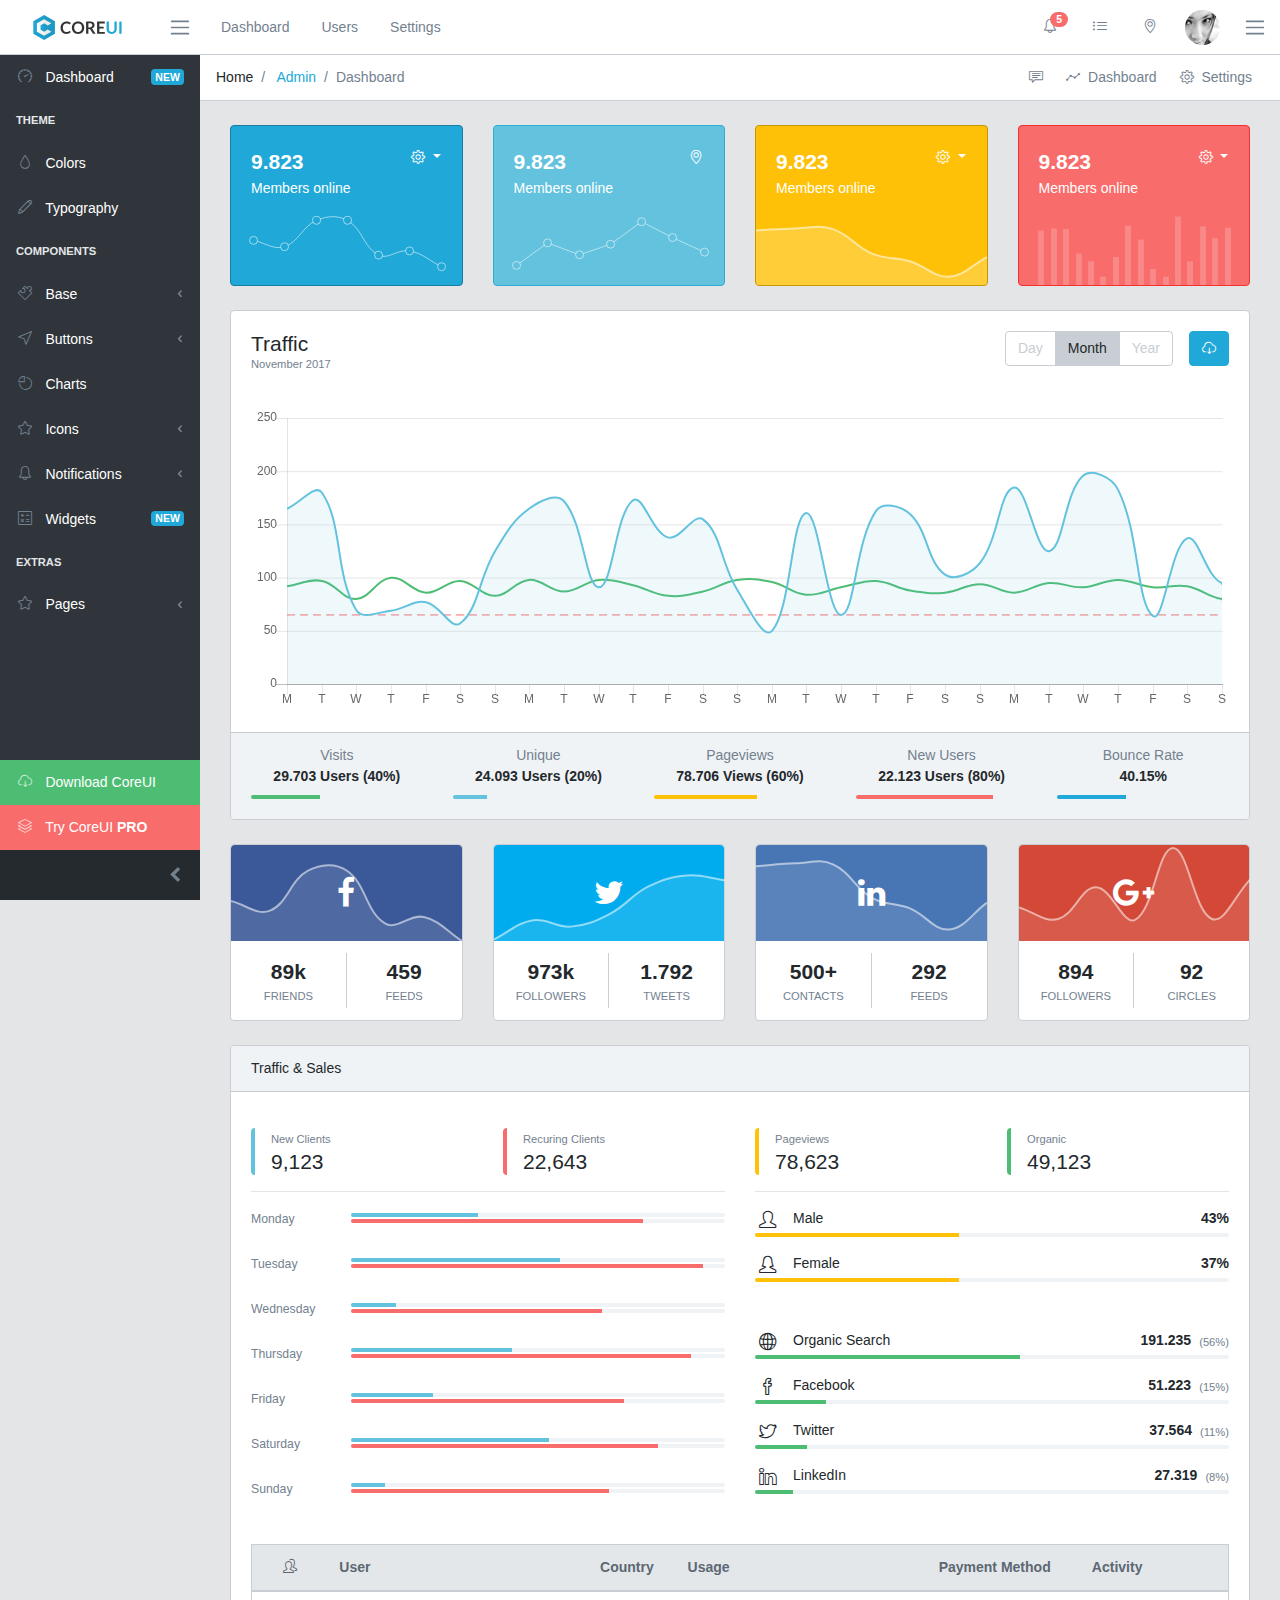
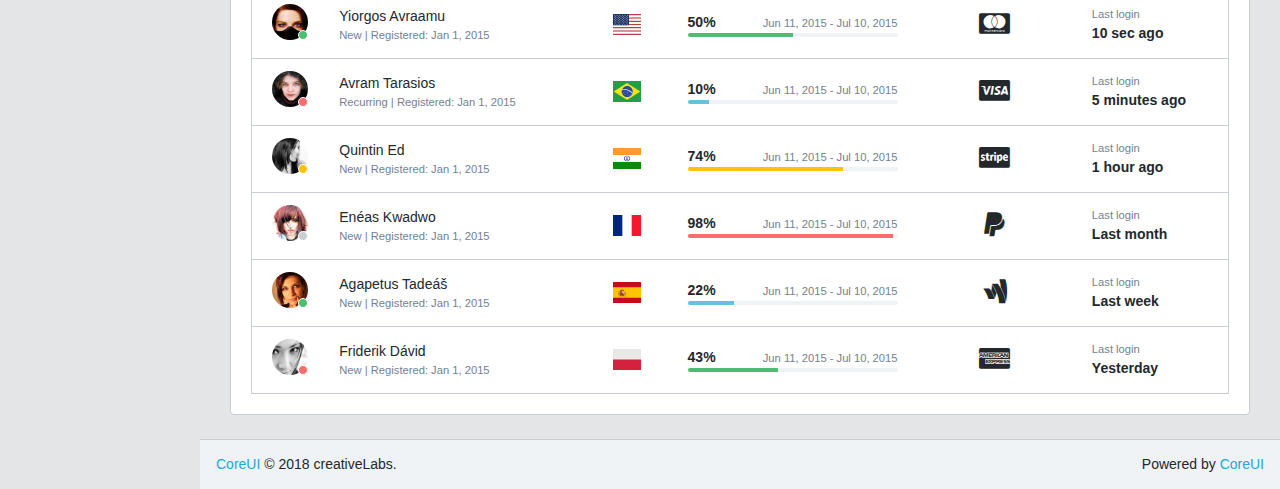
<file: _index.html>
<!DOCTYPE html>
<!--
* CoreUI - Free Bootstrap Admin Template
* @version v2.0.0
* @link https://coreui.io
* Copyright (c) 2018 creativeLabs Łukasz Holeczek
* Licensed under MIT (https://coreui.io/license)
-->

<html lang="en">
  <head>
    <base href="./">
    <meta charset="utf-8">
    <meta http-equiv="X-UA-Compatible" content="IE=edge">
    <meta name="viewport" content="width=device-width, initial-scale=1.0, shrink-to-fit=no">
    <meta name="description" content="CoreUI - Open Source Bootstrap Admin Template">
    <meta name="author" content="Łukasz Holeczek">
    <meta name="keyword" content="Bootstrap,Admin,Template,Open,Source,jQuery,CSS,HTML,RWD,Dashboard">
    <title>CoreUI Free Bootstrap Admin Template</title>
    <!-- Icons-->
    <link href="vendors/@coreui/icons/css/coreui-icons.min.css" rel="stylesheet">
    <link href="vendors/flag-icon-css/css/flag-icon.min.css" rel="stylesheet">
    <link href="vendors/font-awesome/css/font-awesome.min.css" rel="stylesheet">
    <link href="vendors/simple-line-icons/css/simple-line-icons.css" rel="stylesheet">
    <!-- Main styles for this application-->
    <link href="css/style.css" rel="stylesheet">
    <link href="vendors/pace-progress/css/pace.min.css" rel="stylesheet">
  </head>
  <body class="app header-fixed sidebar-fixed aside-menu-fixed sidebar-lg-show">
    <header class="app-header navbar">
      <button class="navbar-toggler sidebar-toggler d-lg-none mr-auto" type="button" data-toggle="sidebar-show">
        <span class="navbar-toggler-icon"></span>
      </button>
      <a class="navbar-brand" href="#">
        <img class="navbar-brand-full" src="img/brand/logo.svg" width="89" height="25" alt="CoreUI Logo">
        <img class="navbar-brand-minimized" src="img/brand/sygnet.svg" width="30" height="30" alt="CoreUI Logo">
      </a>
      <button class="navbar-toggler sidebar-toggler d-md-down-none" type="button" data-toggle="sidebar-lg-show">
        <span class="navbar-toggler-icon"></span>
      </button>
      <ul class="nav navbar-nav d-md-down-none">
        <li class="nav-item px-3">
          <a class="nav-link" href="#">Dashboard</a>
        </li>
        <li class="nav-item px-3">
          <a class="nav-link" href="#">Users</a>
        </li>
        <li class="nav-item px-3">
          <a class="nav-link" href="#">Settings</a>
        </li>
      </ul>
      <ul class="nav navbar-nav ml-auto">
        <li class="nav-item d-md-down-none">
          <a class="nav-link" href="#">
            <i class="icon-bell"></i>
            <span class="badge badge-pill badge-danger">5</span>
          </a>
        </li>
        <li class="nav-item d-md-down-none">
          <a class="nav-link" href="#">
            <i class="icon-list"></i>
          </a>
        </li>
        <li class="nav-item d-md-down-none">
          <a class="nav-link" href="#">
            <i class="icon-location-pin"></i>
          </a>
        </li>
        <li class="nav-item dropdown">
          <a class="nav-link" data-toggle="dropdown" href="#" role="button" aria-haspopup="true" aria-expanded="false">
            <img class="img-avatar" src="img/avatars/6.jpg" alt="admin@bootstrapmaster.com">
          </a>
          <div class="dropdown-menu dropdown-menu-right">
            <div class="dropdown-header text-center">
              <strong>Account</strong>
            </div>
            <a class="dropdown-item" href="#">
              <i class="fa fa-bell-o"></i> Updates
              <span class="badge badge-info">42</span>
            </a>
            <a class="dropdown-item" href="#">
              <i class="fa fa-envelope-o"></i> Messages
              <span class="badge badge-success">42</span>
            </a>
            <a class="dropdown-item" href="#">
              <i class="fa fa-tasks"></i> Tasks
              <span class="badge badge-danger">42</span>
            </a>
            <a class="dropdown-item" href="#">
              <i class="fa fa-comments"></i> Comments
              <span class="badge badge-warning">42</span>
            </a>
            <div class="dropdown-header text-center">
              <strong>Settings</strong>
            </div>
            <a class="dropdown-item" href="#">
              <i class="fa fa-user"></i> Profile</a>
            <a class="dropdown-item" href="#">
              <i class="fa fa-wrench"></i> Settings</a>
            <a class="dropdown-item" href="#">
              <i class="fa fa-usd"></i> Payments
              <span class="badge badge-secondary">42</span>
            </a>
            <a class="dropdown-item" href="#">
              <i class="fa fa-file"></i> Projects
              <span class="badge badge-primary">42</span>
            </a>
            <div class="divider"></div>
            <a class="dropdown-item" href="#">
              <i class="fa fa-shield"></i> Lock Account</a>
            <a class="dropdown-item" href="#">
              <i class="fa fa-lock"></i> Logout</a>
          </div>
        </li>
      </ul>
      <button class="navbar-toggler aside-menu-toggler d-md-down-none" type="button" data-toggle="aside-menu-lg-show">
        <span class="navbar-toggler-icon"></span>
      </button>
      <button class="navbar-toggler aside-menu-toggler d-lg-none" type="button" data-toggle="aside-menu-show">
        <span class="navbar-toggler-icon"></span>
      </button>
    </header>
    <div class="app-body">
      <div class="sidebar">
        <nav class="sidebar-nav">
          <ul class="nav">
            <li class="nav-item">
              <a class="nav-link" href="index.html">
                <i class="nav-icon icon-speedometer"></i> Dashboard
                <span class="badge badge-primary">NEW</span>
              </a>
            </li>
            <li class="nav-title">Theme</li>
            <li class="nav-item">
              <a class="nav-link" href="colors.html">
                <i class="nav-icon icon-drop"></i> Colors</a>
            </li>
            <li class="nav-item">
              <a class="nav-link" href="typography.html">
                <i class="nav-icon icon-pencil"></i> Typography</a>
            </li>
            <li class="nav-title">Components</li>
            <li class="nav-item nav-dropdown">
              <a class="nav-link nav-dropdown-toggle" href="#">
                <i class="nav-icon icon-puzzle"></i> Base</a>
              <ul class="nav-dropdown-items">
                <li class="nav-item">
                  <a class="nav-link" href="base/breadcrumb.html">
                    <i class="nav-icon icon-puzzle"></i> Breadcrumb</a>
                </li>
                <li class="nav-item">
                  <a class="nav-link" href="base/cards.html">
                    <i class="nav-icon icon-puzzle"></i> Cards</a>
                </li>
                <li class="nav-item">
                  <a class="nav-link" href="base/carousel.html">
                    <i class="nav-icon icon-puzzle"></i> Carousel</a>
                </li>
                <li class="nav-item">
                  <a class="nav-link" href="base/collapse.html">
                    <i class="nav-icon icon-puzzle"></i> Collapse</a>
                </li>
                <li class="nav-item">
                  <a class="nav-link" href="base/forms.html">
                    <i class="nav-icon icon-puzzle"></i> Forms</a>
                </li>
                <li class="nav-item">
                  <a class="nav-link" href="base/jumbotron.html">
                    <i class="nav-icon icon-puzzle"></i> Jumbotron</a>
                </li>
                <li class="nav-item">
                  <a class="nav-link" href="base/list-group.html">
                    <i class="nav-icon icon-puzzle"></i> List group</a>
                </li>
                <li class="nav-item">
                  <a class="nav-link" href="base/navs.html">
                    <i class="nav-icon icon-puzzle"></i> Navs</a>
                </li>
                <li class="nav-item">
                  <a class="nav-link" href="base/pagination.html">
                    <i class="nav-icon icon-puzzle"></i> Pagination</a>
                </li>
                <li class="nav-item">
                  <a class="nav-link" href="base/popovers.html">
                    <i class="nav-icon icon-puzzle"></i> Popovers</a>
                </li>
                <li class="nav-item">
                  <a class="nav-link" href="base/progress.html">
                    <i class="nav-icon icon-puzzle"></i> Progress</a>
                </li>
                <li class="nav-item">
                  <a class="nav-link" href="base/scrollspy.html">
                    <i class="nav-icon icon-puzzle"></i> Scrollspy</a>
                </li>
                <li class="nav-item">
                  <a class="nav-link" href="base/switches.html">
                    <i class="nav-icon icon-puzzle"></i> Switches</a>
                </li>
                <li class="nav-item">
                  <a class="nav-link" href="base/tables.html">
                    <i class="nav-icon icon-puzzle"></i> Tables</a>
                </li>
                <li class="nav-item">
                  <a class="nav-link" href="base/tabs.html">
                    <i class="nav-icon icon-puzzle"></i> Tabs</a>
                </li>
                <li class="nav-item">
                  <a class="nav-link" href="base/tooltips.html">
                    <i class="nav-icon icon-puzzle"></i> Tooltips</a>
                </li>
              </ul>
            </li>
            <li class="nav-item nav-dropdown">
              <a class="nav-link nav-dropdown-toggle" href="#">
                <i class="nav-icon icon-cursor"></i> Buttons</a>
              <ul class="nav-dropdown-items">
                <li class="nav-item">
                  <a class="nav-link" href="buttons/buttons.html">
                    <i class="nav-icon icon-cursor"></i> Buttons</a>
                </li>
                <li class="nav-item">
                  <a class="nav-link" href="buttons/button-group.html">
                    <i class="nav-icon icon-cursor"></i> Buttons Group</a>
                </li>
                <li class="nav-item">
                  <a class="nav-link" href="buttons/dropdowns.html">
                    <i class="nav-icon icon-cursor"></i> Dropdowns</a>
                </li>
                <li class="nav-item">
                  <a class="nav-link" href="buttons/brand-buttons.html">
                    <i class="nav-icon icon-cursor"></i> Brand Buttons</a>
                </li>
              </ul>
            </li>
            <li class="nav-item">
              <a class="nav-link" href="charts.html">
                <i class="nav-icon icon-pie-chart"></i> Charts</a>
            </li>
            <li class="nav-item nav-dropdown">
              <a class="nav-link nav-dropdown-toggle" href="#">
                <i class="nav-icon icon-star"></i> Icons</a>
              <ul class="nav-dropdown-items">
                <li class="nav-item">
                  <a class="nav-link" href="icons/coreui-icons.html">
                    <i class="nav-icon icon-star"></i> CoreUI Icons
                    <span class="badge badge-success">NEW</span>
                  </a>
                  <a class="nav-link" href="icons/flags.html">
                    <i class="nav-icon icon-star"></i> Flags</a>
                </li>
                <li class="nav-item">
                  <a class="nav-link" href="icons/font-awesome.html">
                    <i class="nav-icon icon-star"></i> Font Awesome
                    <span class="badge badge-secondary">4.7</span>
                  </a>
                </li>
                <li class="nav-item">
                  <a class="nav-link" href="icons/simple-line-icons.html">
                    <i class="nav-icon icon-star"></i> Simple Line Icons</a>
                </li>
              </ul>
            </li>
            <li class="nav-item nav-dropdown">
              <a class="nav-link nav-dropdown-toggle" href="#">
                <i class="nav-icon icon-bell"></i> Notifications</a>
              <ul class="nav-dropdown-items">
                <li class="nav-item">
                  <a class="nav-link" href="notifications/alerts.html">
                    <i class="nav-icon icon-bell"></i> Alerts</a>
                </li>
                <li class="nav-item">
                  <a class="nav-link" href="notifications/badge.html">
                    <i class="nav-icon icon-bell"></i> Badge</a>
                </li>
                <li class="nav-item">
                  <a class="nav-link" href="notifications/modals.html">
                    <i class="nav-icon icon-bell"></i> Modals</a>
                </li>
              </ul>
            </li>
            <li class="nav-item">
              <a class="nav-link" href="widgets.html">
                <i class="nav-icon icon-calculator"></i> Widgets
                <span class="badge badge-primary">NEW</span>
              </a>
            </li>
            <li class="divider"></li>
            <li class="nav-title">Extras</li>
            <li class="nav-item nav-dropdown">
              <a class="nav-link nav-dropdown-toggle" href="#">
                <i class="nav-icon icon-star"></i> Pages</a>
              <ul class="nav-dropdown-items">
                <li class="nav-item">
                  <a class="nav-link" href="login.html" target="_top">
                    <i class="nav-icon icon-star"></i> Login</a>
                </li>
                <li class="nav-item">
                  <a class="nav-link" href="register.html" target="_top">
                    <i class="nav-icon icon-star"></i> Register</a>
                </li>
                <li class="nav-item">
                  <a class="nav-link" href="404.html" target="_top">
                    <i class="nav-icon icon-star"></i> Error 404</a>
                </li>
                <li class="nav-item">
                  <a class="nav-link" href="500.html" target="_top">
                    <i class="nav-icon icon-star"></i> Error 500</a>
                </li>
              </ul>
            </li>
            <li class="nav-item mt-auto">
              <a class="nav-link nav-link-success" href="https://coreui.io" target="_top">
                <i class="nav-icon icon-cloud-download"></i> Download CoreUI</a>
            </li>
            <li class="nav-item">
              <a class="nav-link nav-link-danger" href="https://coreui.io/pro/" target="_top">
                <i class="nav-icon icon-layers"></i> Try CoreUI
                <strong>PRO</strong>
              </a>
            </li>
          </ul>
        </nav>
        <button class="sidebar-minimizer brand-minimizer" type="button"></button>
      </div>
      <main class="main">
        <!-- Breadcrumb-->
        <ol class="breadcrumb">
          <li class="breadcrumb-item">Home</li>
          <li class="breadcrumb-item">
            <a href="#">Admin</a>
          </li>
          <li class="breadcrumb-item active">Dashboard</li>
          <!-- Breadcrumb Menu-->
          <li class="breadcrumb-menu d-md-down-none">
            <div class="btn-group" role="group" aria-label="Button group">
              <a class="btn" href="#">
                <i class="icon-speech"></i>
              </a>
              <a class="btn" href="./">
                <i class="icon-graph"></i>  Dashboard</a>
              <a class="btn" href="#">
                <i class="icon-settings"></i>  Settings</a>
            </div>
          </li>
        </ol>
        <div class="container-fluid">
          <div class="animated fadeIn">
            <div class="row">
              <div class="col-sm-6 col-lg-3">
                <div class="card text-white bg-primary">
                  <div class="card-body pb-0">
                    <div class="btn-group float-right">
                      <button class="btn btn-transparent dropdown-toggle p-0" type="button" data-toggle="dropdown" aria-haspopup="true" aria-expanded="false">
                        <i class="icon-settings"></i>
                      </button>
                      <div class="dropdown-menu dropdown-menu-right">
                        <a class="dropdown-item" href="#">Action</a>
                        <a class="dropdown-item" href="#">Another action</a>
                        <a class="dropdown-item" href="#">Something else here</a>
                      </div>
                    </div>
                    <div class="text-value">9.823</div>
                    <div>Members online</div>
                  </div>
                  <div class="chart-wrapper mt-3 mx-3" style="height:70px;">
                    <canvas class="chart" id="card-chart1" height="70"></canvas>
                  </div>
                </div>
              </div>
              <!-- /.col-->
              <div class="col-sm-6 col-lg-3">
                <div class="card text-white bg-info">
                  <div class="card-body pb-0">
                    <button class="btn btn-transparent p-0 float-right" type="button">
                      <i class="icon-location-pin"></i>
                    </button>
                    <div class="text-value">9.823</div>
                    <div>Members online</div>
                  </div>
                  <div class="chart-wrapper mt-3 mx-3" style="height:70px;">
                    <canvas class="chart" id="card-chart2" height="70"></canvas>
                  </div>
                </div>
              </div>
              <!-- /.col-->
              <div class="col-sm-6 col-lg-3">
                <div class="card text-white bg-warning">
                  <div class="card-body pb-0">
                    <div class="btn-group float-right">
                      <button class="btn btn-transparent dropdown-toggle p-0" type="button" data-toggle="dropdown" aria-haspopup="true" aria-expanded="false">
                        <i class="icon-settings"></i>
                      </button>
                      <div class="dropdown-menu dropdown-menu-right">
                        <a class="dropdown-item" href="#">Action</a>
                        <a class="dropdown-item" href="#">Another action</a>
                        <a class="dropdown-item" href="#">Something else here</a>
                      </div>
                    </div>
                    <div class="text-value">9.823</div>
                    <div>Members online</div>
                  </div>
                  <div class="chart-wrapper mt-3" style="height:70px;">
                    <canvas class="chart" id="card-chart3" height="70"></canvas>
                  </div>
                </div>
              </div>
              <!-- /.col-->
              <div class="col-sm-6 col-lg-3">
                <div class="card text-white bg-danger">
                  <div class="card-body pb-0">
                    <div class="btn-group float-right">
                      <button class="btn btn-transparent dropdown-toggle p-0" type="button" data-toggle="dropdown" aria-haspopup="true" aria-expanded="false">
                        <i class="icon-settings"></i>
                      </button>
                      <div class="dropdown-menu dropdown-menu-right">
                        <a class="dropdown-item" href="#">Action</a>
                        <a class="dropdown-item" href="#">Another action</a>
                        <a class="dropdown-item" href="#">Something else here</a>
                      </div>
                    </div>
                    <div class="text-value">9.823</div>
                    <div>Members online</div>
                  </div>
                  <div class="chart-wrapper mt-3 mx-3" style="height:70px;">
                    <canvas class="chart" id="card-chart4" height="70"></canvas>
                  </div>
                </div>
              </div>
              <!-- /.col-->
            </div>
            <!-- /.row-->
            <div class="card">
              <div class="card-body">
                <div class="row">
                  <div class="col-sm-5">
                    <h4 class="card-title mb-0">Traffic</h4>
                    <div class="small text-muted">November 2017</div>
                  </div>
                  <!-- /.col-->
                  <div class="col-sm-7 d-none d-md-block">
                    <button class="btn btn-primary float-right" type="button">
                      <i class="icon-cloud-download"></i>
                    </button>
                    <div class="btn-group btn-group-toggle float-right mr-3" data-toggle="buttons">
                      <label class="btn btn-outline-secondary">
                        <input id="option1" type="radio" name="options" autocomplete="off"> Day
                      </label>
                      <label class="btn btn-outline-secondary active">
                        <input id="option2" type="radio" name="options" autocomplete="off" checked=""> Month
                      </label>
                      <label class="btn btn-outline-secondary">
                        <input id="option3" type="radio" name="options" autocomplete="off"> Year
                      </label>
                    </div>
                  </div>
                  <!-- /.col-->
                </div>
                <!-- /.row-->
                <div class="chart-wrapper" style="height:300px;margin-top:40px;">
                  <canvas class="chart" id="main-chart" height="300"></canvas>
                </div>
              </div>
              <div class="card-footer">
                <div class="row text-center">
                  <div class="col-sm-12 col-md mb-sm-2 mb-0">
                    <div class="text-muted">Visits</div>
                    <strong>29.703 Users (40%)</strong>
                    <div class="progress progress-xs mt-2">
                      <div class="progress-bar bg-success" role="progressbar" style="width: 40%" aria-valuenow="40" aria-valuemin="0" aria-valuemax="100"></div>
                    </div>
                  </div>
                  <div class="col-sm-12 col-md mb-sm-2 mb-0">
                    <div class="text-muted">Unique</div>
                    <strong>24.093 Users (20%)</strong>
                    <div class="progress progress-xs mt-2">
                      <div class="progress-bar bg-info" role="progressbar" style="width: 20%" aria-valuenow="20" aria-valuemin="0" aria-valuemax="100"></div>
                    </div>
                  </div>
                  <div class="col-sm-12 col-md mb-sm-2 mb-0">
                    <div class="text-muted">Pageviews</div>
                    <strong>78.706 Views (60%)</strong>
                    <div class="progress progress-xs mt-2">
                      <div class="progress-bar bg-warning" role="progressbar" style="width: 60%" aria-valuenow="60" aria-valuemin="0" aria-valuemax="100"></div>
                    </div>
                  </div>
                  <div class="col-sm-12 col-md mb-sm-2 mb-0">
                    <div class="text-muted">New Users</div>
                    <strong>22.123 Users (80%)</strong>
                    <div class="progress progress-xs mt-2">
                      <div class="progress-bar bg-danger" role="progressbar" style="width: 80%" aria-valuenow="80" aria-valuemin="0" aria-valuemax="100"></div>
                    </div>
                  </div>
                  <div class="col-sm-12 col-md mb-sm-2 mb-0">
                    <div class="text-muted">Bounce Rate</div>
                    <strong>40.15%</strong>
                    <div class="progress progress-xs mt-2">
                      <div class="progress-bar" role="progressbar" style="width: 40%" aria-valuenow="40" aria-valuemin="0" aria-valuemax="100"></div>
                    </div>
                  </div>
                </div>
              </div>
            </div>
            <!-- /.card-->
            <div class="row">
              <div class="col-sm-6 col-lg-3">
                <div class="brand-card">
                  <div class="brand-card-header bg-facebook">
                    <i class="fa fa-facebook"></i>
                    <div class="chart-wrapper">
                      <canvas id="social-box-chart-1" height="90"></canvas>
                    </div>
                  </div>
                  <div class="brand-card-body">
                    <div>
                      <div class="text-value">89k</div>
                      <div class="text-uppercase text-muted small">friends</div>
                    </div>
                    <div>
                      <div class="text-value">459</div>
                      <div class="text-uppercase text-muted small">feeds</div>
                    </div>
                  </div>
                </div>
              </div>
              <!-- /.col-->
              <div class="col-sm-6 col-lg-3">
                <div class="brand-card">
                  <div class="brand-card-header bg-twitter">
                    <i class="fa fa-twitter"></i>
                    <div class="chart-wrapper">
                      <canvas id="social-box-chart-2" height="90"></canvas>
                    </div>
                  </div>
                  <div class="brand-card-body">
                    <div>
                      <div class="text-value">973k</div>
                      <div class="text-uppercase text-muted small">followers</div>
                    </div>
                    <div>
                      <div class="text-value">1.792</div>
                      <div class="text-uppercase text-muted small">tweets</div>
                    </div>
                  </div>
                </div>
              </div>
              <!-- /.col-->
              <div class="col-sm-6 col-lg-3">
                <div class="brand-card">
                  <div class="brand-card-header bg-linkedin">
                    <i class="fa fa-linkedin"></i>
                    <div class="chart-wrapper">
                      <canvas id="social-box-chart-3" height="90"></canvas>
                    </div>
                  </div>
                  <div class="brand-card-body">
                    <div>
                      <div class="text-value">500+</div>
                      <div class="text-uppercase text-muted small">contacts</div>
                    </div>
                    <div>
                      <div class="text-value">292</div>
                      <div class="text-uppercase text-muted small">feeds</div>
                    </div>
                  </div>
                </div>
              </div>
              <!-- /.col-->
              <div class="col-sm-6 col-lg-3">
                <div class="brand-card">
                  <div class="brand-card-header bg-google-plus">
                    <i class="fa fa-google-plus"></i>
                    <div class="chart-wrapper">
                      <canvas id="social-box-chart-4" height="90"></canvas>
                    </div>
                  </div>
                  <div class="brand-card-body">
                    <div>
                      <div class="text-value">894</div>
                      <div class="text-uppercase text-muted small">followers</div>
                    </div>
                    <div>
                      <div class="text-value">92</div>
                      <div class="text-uppercase text-muted small">circles</div>
                    </div>
                  </div>
                </div>
              </div>
              <!-- /.col-->
            </div>
            <!-- /.row-->
            <div class="row">
              <div class="col-md-12">
                <div class="card">
                  <div class="card-header">Traffic & Sales</div>
                  <div class="card-body">
                    <div class="row">
                      <div class="col-sm-6">
                        <div class="row">
                          <div class="col-sm-6">
                            <div class="callout callout-info">
                              <small class="text-muted">New Clients</small>
                              <br>
                              <strong class="h4">9,123</strong>
                              <div class="chart-wrapper">
                                <canvas id="sparkline-chart-1" width="100" height="30"></canvas>
                              </div>
                            </div>
                          </div>
                          <!-- /.col-->
                          <div class="col-sm-6">
                            <div class="callout callout-danger">
                              <small class="text-muted">Recuring Clients</small>
                              <br>
                              <strong class="h4">22,643</strong>
                              <div class="chart-wrapper">
                                <canvas id="sparkline-chart-2" width="100" height="30"></canvas>
                              </div>
                            </div>
                          </div>
                          <!-- /.col-->
                        </div>
                        <!-- /.row-->
                        <hr class="mt-0">
                        <div class="progress-group mb-4">
                          <div class="progress-group-prepend">
                            <span class="progress-group-text">Monday</span>
                          </div>
                          <div class="progress-group-bars">
                            <div class="progress progress-xs">
                              <div class="progress-bar bg-info" role="progressbar" style="width: 34%" aria-valuenow="34" aria-valuemin="0" aria-valuemax="100"></div>
                            </div>
                            <div class="progress progress-xs">
                              <div class="progress-bar bg-danger" role="progressbar" style="width: 78%" aria-valuenow="78" aria-valuemin="0" aria-valuemax="100"></div>
                            </div>
                          </div>
                        </div>
                        <div class="progress-group mb-4">
                          <div class="progress-group-prepend">
                            <span class="progress-group-text">Tuesday</span>
                          </div>
                          <div class="progress-group-bars">
                            <div class="progress progress-xs">
                              <div class="progress-bar bg-info" role="progressbar" style="width: 56%" aria-valuenow="56" aria-valuemin="0" aria-valuemax="100"></div>
                            </div>
                            <div class="progress progress-xs">
                              <div class="progress-bar bg-danger" role="progressbar" style="width: 94%" aria-valuenow="94" aria-valuemin="0" aria-valuemax="100"></div>
                            </div>
                          </div>
                        </div>
                        <div class="progress-group mb-4">
                          <div class="progress-group-prepend">
                            <span class="progress-group-text">Wednesday</span>
                          </div>
                          <div class="progress-group-bars">
                            <div class="progress progress-xs">
                              <div class="progress-bar bg-info" role="progressbar" style="width: 12%" aria-valuenow="12" aria-valuemin="0" aria-valuemax="100"></div>
                            </div>
                            <div class="progress progress-xs">
                              <div class="progress-bar bg-danger" role="progressbar" style="width: 67%" aria-valuenow="67" aria-valuemin="0" aria-valuemax="100"></div>
                            </div>
                          </div>
                        </div>
                        <div class="progress-group mb-4">
                          <div class="progress-group-prepend">
                            <span class="progress-group-text">Thursday</span>
                          </div>
                          <div class="progress-group-bars">
                            <div class="progress progress-xs">
                              <div class="progress-bar bg-info" role="progressbar" style="width: 43%" aria-valuenow="43" aria-valuemin="0" aria-valuemax="100"></div>
                            </div>
                            <div class="progress progress-xs">
                              <div class="progress-bar bg-danger" role="progressbar" style="width: 91%" aria-valuenow="91" aria-valuemin="0" aria-valuemax="100"></div>
                            </div>
                          </div>
                        </div>
                        <div class="progress-group mb-4">
                          <div class="progress-group-prepend">
                            <span class="progress-group-text">Friday</span>
                          </div>
                          <div class="progress-group-bars">
                            <div class="progress progress-xs">
                              <div class="progress-bar bg-info" role="progressbar" style="width: 22%" aria-valuenow="22" aria-valuemin="0" aria-valuemax="100"></div>
                            </div>
                            <div class="progress progress-xs">
                              <div class="progress-bar bg-danger" role="progressbar" style="width: 73%" aria-valuenow="73" aria-valuemin="0" aria-valuemax="100"></div>
                            </div>
                          </div>
                        </div>
                        <div class="progress-group mb-4">
                          <div class="progress-group-prepend">
                            <span class="progress-group-text">Saturday</span>
                          </div>
                          <div class="progress-group-bars">
                            <div class="progress progress-xs">
                              <div class="progress-bar bg-info" role="progressbar" style="width: 53%" aria-valuenow="53" aria-valuemin="0" aria-valuemax="100"></div>
                            </div>
                            <div class="progress progress-xs">
                              <div class="progress-bar bg-danger" role="progressbar" style="width: 82%" aria-valuenow="82" aria-valuemin="0" aria-valuemax="100"></div>
                            </div>
                          </div>
                        </div>
                        <div class="progress-group mb-4">
                          <div class="progress-group-prepend">
                            <span class="progress-group-text">Sunday</span>
                          </div>
                          <div class="progress-group-bars">
                            <div class="progress progress-xs">
                              <div class="progress-bar bg-info" role="progressbar" style="width: 9%" aria-valuenow="9" aria-valuemin="0" aria-valuemax="100"></div>
                            </div>
                            <div class="progress progress-xs">
                              <div class="progress-bar bg-danger" role="progressbar" style="width: 69%" aria-valuenow="69" aria-valuemin="0" aria-valuemax="100"></div>
                            </div>
                          </div>
                        </div>
                      </div>
                      <!-- /.col-->
                      <div class="col-sm-6">
                        <div class="row">
                          <div class="col-sm-6">
                            <div class="callout callout-warning">
                              <small class="text-muted">Pageviews</small>
                              <br>
                              <strong class="h4">78,623</strong>
                              <div class="chart-wrapper">
                                <canvas id="sparkline-chart-3" width="100" height="30"></canvas>
                              </div>
                            </div>
                          </div>
                          <!-- /.col-->
                          <div class="col-sm-6">
                            <div class="callout callout-success">
                              <small class="text-muted">Organic</small>
                              <br>
                              <strong class="h4">49,123</strong>
                              <div class="chart-wrapper">
                                <canvas id="sparkline-chart-4" width="100" height="30"></canvas>
                              </div>
                            </div>
                          </div>
                          <!-- /.col-->
                        </div>
                        <!-- /.row-->
                        <hr class="mt-0">
                        <div class="progress-group">
                          <div class="progress-group-header">
                            <i class="icon-user progress-group-icon"></i>
                            <div>Male</div>
                            <div class="ml-auto font-weight-bold">43%</div>
                          </div>
                          <div class="progress-group-bars">
                            <div class="progress progress-xs">
                              <div class="progress-bar bg-warning" role="progressbar" style="width: 43%" aria-valuenow="43" aria-valuemin="0" aria-valuemax="100"></div>
                            </div>
                          </div>
                        </div>
                        <div class="progress-group mb-5">
                          <div class="progress-group-header">
                            <i class="icon-user-female progress-group-icon"></i>
                            <div>Female</div>
                            <div class="ml-auto font-weight-bold">37%</div>
                          </div>
                          <div class="progress-group-bars">
                            <div class="progress progress-xs">
                              <div class="progress-bar bg-warning" role="progressbar" style="width: 43%" aria-valuenow="43" aria-valuemin="0" aria-valuemax="100"></div>
                            </div>
                          </div>
                        </div>
                        <div class="progress-group">
                          <div class="progress-group-header align-items-end">
                            <i class="icon-globe progress-group-icon"></i>
                            <div>Organic Search</div>
                            <div class="ml-auto font-weight-bold mr-2">191.235</div>
                            <div class="text-muted small">(56%)</div>
                          </div>
                          <div class="progress-group-bars">
                            <div class="progress progress-xs">
                              <div class="progress-bar bg-success" role="progressbar" style="width: 56%" aria-valuenow="56" aria-valuemin="0" aria-valuemax="100"></div>
                            </div>
                          </div>
                        </div>
                        <div class="progress-group">
                          <div class="progress-group-header align-items-end">
                            <i class="icon-social-facebook progress-group-icon"></i>
                            <div>Facebook</div>
                            <div class="ml-auto font-weight-bold mr-2">51.223</div>
                            <div class="text-muted small">(15%)</div>
                          </div>
                          <div class="progress-group-bars">
                            <div class="progress progress-xs">
                              <div class="progress-bar bg-success" role="progressbar" style="width: 15%" aria-valuenow="15" aria-valuemin="0" aria-valuemax="100"></div>
                            </div>
                          </div>
                        </div>
                        <div class="progress-group">
                          <div class="progress-group-header align-items-end">
                            <i class="icon-social-twitter progress-group-icon"></i>
                            <div>Twitter</div>
                            <div class="ml-auto font-weight-bold mr-2">37.564</div>
                            <div class="text-muted small">(11%)</div>
                          </div>
                          <div class="progress-group-bars">
                            <div class="progress progress-xs">
                              <div class="progress-bar bg-success" role="progressbar" style="width: 11%" aria-valuenow="11" aria-valuemin="0" aria-valuemax="100"></div>
                            </div>
                          </div>
                        </div>
                        <div class="progress-group">
                          <div class="progress-group-header align-items-end">
                            <i class="icon-social-linkedin progress-group-icon"></i>
                            <div>LinkedIn</div>
                            <div class="ml-auto font-weight-bold mr-2">27.319</div>
                            <div class="text-muted small">(8%)</div>
                          </div>
                          <div class="progress-group-bars">
                            <div class="progress progress-xs">
                              <div class="progress-bar bg-success" role="progressbar" style="width: 8%" aria-valuenow="8" aria-valuemin="0" aria-valuemax="100"></div>
                            </div>
                          </div>
                        </div>
                      </div>
                      <!-- /.col-->
                    </div>
                    <!-- /.row-->
                    <br>
                    <table class="table table-responsive-sm table-hover table-outline mb-0">
                      <thead class="thead-light">
                        <tr>
                          <th class="text-center">
                            <i class="icon-people"></i>
                          </th>
                          <th>User</th>
                          <th class="text-center">Country</th>
                          <th>Usage</th>
                          <th class="text-center">Payment Method</th>
                          <th>Activity</th>
                        </tr>
                      </thead>
                      <tbody>
                        <tr>
                          <td class="text-center">
                            <div class="avatar">
                              <img class="img-avatar" src="img/avatars/1.jpg" alt="admin@bootstrapmaster.com">
                              <span class="avatar-status badge-success"></span>
                            </div>
                          </td>
                          <td>
                            <div>Yiorgos Avraamu</div>
                            <div class="small text-muted">
                              <span>New</span> | Registered: Jan 1, 2015</div>
                          </td>
                          <td class="text-center">
                            <i class="flag-icon flag-icon-us h4 mb-0" id="us" title="us"></i>
                          </td>
                          <td>
                            <div class="clearfix">
                              <div class="float-left">
                                <strong>50%</strong>
                              </div>
                              <div class="float-right">
                                <small class="text-muted">Jun 11, 2015 - Jul 10, 2015</small>
                              </div>
                            </div>
                            <div class="progress progress-xs">
                              <div class="progress-bar bg-success" role="progressbar" style="width: 50%" aria-valuenow="50" aria-valuemin="0" aria-valuemax="100"></div>
                            </div>
                          </td>
                          <td class="text-center">
                            <i class="fa fa-cc-mastercard" style="font-size:24px"></i>
                          </td>
                          <td>
                            <div class="small text-muted">Last login</div>
                            <strong>10 sec ago</strong>
                          </td>
                        </tr>
                        <tr>
                          <td class="text-center">
                            <div class="avatar">
                              <img class="img-avatar" src="img/avatars/2.jpg" alt="admin@bootstrapmaster.com">
                              <span class="avatar-status badge-danger"></span>
                            </div>
                          </td>
                          <td>
                            <div>Avram Tarasios</div>
                            <div class="small text-muted">
                              <span>Recurring</span> | Registered: Jan 1, 2015</div>
                          </td>
                          <td class="text-center">
                            <i class="flag-icon flag-icon-br h4 mb-0" id="br" title="br"></i>
                          </td>
                          <td>
                            <div class="clearfix">
                              <div class="float-left">
                                <strong>10%</strong>
                              </div>
                              <div class="float-right">
                                <small class="text-muted">Jun 11, 2015 - Jul 10, 2015</small>
                              </div>
                            </div>
                            <div class="progress progress-xs">
                              <div class="progress-bar bg-info" role="progressbar" style="width: 10%" aria-valuenow="10" aria-valuemin="0" aria-valuemax="100"></div>
                            </div>
                          </td>
                          <td class="text-center">
                            <i class="fa fa-cc-visa" style="font-size:24px"></i>
                          </td>
                          <td>
                            <div class="small text-muted">Last login</div>
                            <strong>5 minutes ago</strong>
                          </td>
                        </tr>
                        <tr>
                          <td class="text-center">
                            <div class="avatar">
                              <img class="img-avatar" src="img/avatars/3.jpg" alt="admin@bootstrapmaster.com">
                              <span class="avatar-status badge-warning"></span>
                            </div>
                          </td>
                          <td>
                            <div>Quintin Ed</div>
                            <div class="small text-muted">
                              <span>New</span> | Registered: Jan 1, 2015</div>
                          </td>
                          <td class="text-center">
                            <i class="flag-icon flag-icon-in h4 mb-0" id="in" title="in"></i>
                          </td>
                          <td>
                            <div class="clearfix">
                              <div class="float-left">
                                <strong>74%</strong>
                              </div>
                              <div class="float-right">
                                <small class="text-muted">Jun 11, 2015 - Jul 10, 2015</small>
                              </div>
                            </div>
                            <div class="progress progress-xs">
                              <div class="progress-bar bg-warning" role="progressbar" style="width: 74%" aria-valuenow="74" aria-valuemin="0" aria-valuemax="100"></div>
                            </div>
                          </td>
                          <td class="text-center">
                            <i class="fa fa-cc-stripe" style="font-size:24px"></i>
                          </td>
                          <td>
                            <div class="small text-muted">Last login</div>
                            <strong>1 hour ago</strong>
                          </td>
                        </tr>
                        <tr>
                          <td class="text-center">
                            <div class="avatar">
                              <img class="img-avatar" src="img/avatars/4.jpg" alt="admin@bootstrapmaster.com">
                              <span class="avatar-status badge-secondary"></span>
                            </div>
                          </td>
                          <td>
                            <div>Enéas Kwadwo</div>
                            <div class="small text-muted">
                              <span>New</span> | Registered: Jan 1, 2015</div>
                          </td>
                          <td class="text-center">
                            <i class="flag-icon flag-icon-fr h4 mb-0" id="fr" title="fr"></i>
                          </td>
                          <td>
                            <div class="clearfix">
                              <div class="float-left">
                                <strong>98%</strong>
                              </div>
                              <div class="float-right">
                                <small class="text-muted">Jun 11, 2015 - Jul 10, 2015</small>
                              </div>
                            </div>
                            <div class="progress progress-xs">
                              <div class="progress-bar bg-danger" role="progressbar" style="width: 98%" aria-valuenow="98" aria-valuemin="0" aria-valuemax="100"></div>
                            </div>
                          </td>
                          <td class="text-center">
                            <i class="fa fa-paypal" style="font-size:24px"></i>
                          </td>
                          <td>
                            <div class="small text-muted">Last login</div>
                            <strong>Last month</strong>
                          </td>
                        </tr>
                        <tr>
                          <td class="text-center">
                            <div class="avatar">
                              <img class="img-avatar" src="img/avatars/5.jpg" alt="admin@bootstrapmaster.com">
                              <span class="avatar-status badge-success"></span>
                            </div>
                          </td>
                          <td>
                            <div>Agapetus Tadeáš</div>
                            <div class="small text-muted">
                              <span>New</span> | Registered: Jan 1, 2015</div>
                          </td>
                          <td class="text-center">
                            <i class="flag-icon flag-icon-es h4 mb-0" id="es" title="es"></i>
                          </td>
                          <td>
                            <div class="clearfix">
                              <div class="float-left">
                                <strong>22%</strong>
                              </div>
                              <div class="float-right">
                                <small class="text-muted">Jun 11, 2015 - Jul 10, 2015</small>
                              </div>
                            </div>
                            <div class="progress progress-xs">
                              <div class="progress-bar bg-info" role="progressbar" style="width: 22%" aria-valuenow="22" aria-valuemin="0" aria-valuemax="100"></div>
                            </div>
                          </td>
                          <td class="text-center">
                            <i class="fa fa-google-wallet" style="font-size:24px"></i>
                          </td>
                          <td>
                            <div class="small text-muted">Last login</div>
                            <strong>Last week</strong>
                          </td>
                        </tr>
                        <tr>
                          <td class="text-center">
                            <div class="avatar">
                              <img class="img-avatar" src="img/avatars/6.jpg" alt="admin@bootstrapmaster.com">
                              <span class="avatar-status badge-danger"></span>
                            </div>
                          </td>
                          <td>
                            <div>Friderik Dávid</div>
                            <div class="small text-muted">
                              <span>New</span> | Registered: Jan 1, 2015</div>
                          </td>
                          <td class="text-center">
                            <i class="flag-icon flag-icon-pl h4 mb-0" id="pl" title="pl"></i>
                          </td>
                          <td>
                            <div class="clearfix">
                              <div class="float-left">
                                <strong>43%</strong>
                              </div>
                              <div class="float-right">
                                <small class="text-muted">Jun 11, 2015 - Jul 10, 2015</small>
                              </div>
                            </div>
                            <div class="progress progress-xs">
                              <div class="progress-bar bg-success" role="progressbar" style="width: 43%" aria-valuenow="43" aria-valuemin="0" aria-valuemax="100"></div>
                            </div>
                          </td>
                          <td class="text-center">
                            <i class="fa fa-cc-amex" style="font-size:24px"></i>
                          </td>
                          <td>
                            <div class="small text-muted">Last login</div>
                            <strong>Yesterday</strong>
                          </td>
                        </tr>
                      </tbody>
                    </table>
                  </div>
                </div>
              </div>
              <!-- /.col-->
            </div>
            <!-- /.row-->
          </div>
        </div>
      </main>
      <aside class="aside-menu">
        <ul class="nav nav-tabs" role="tablist">
          <li class="nav-item">
            <a class="nav-link active" data-toggle="tab" href="#timeline" role="tab">
              <i class="icon-list"></i>
            </a>
          </li>
          <li class="nav-item">
            <a class="nav-link" data-toggle="tab" href="#messages" role="tab">
              <i class="icon-speech"></i>
            </a>
          </li>
          <li class="nav-item">
            <a class="nav-link" data-toggle="tab" href="#settings" role="tab">
              <i class="icon-settings"></i>
            </a>
          </li>
        </ul>
        <!-- Tab panes-->
        <div class="tab-content">
          <div class="tab-pane active" id="timeline" role="tabpanel">
            <div class="list-group list-group-accent">
              <div class="list-group-item list-group-item-accent-secondary bg-light text-center font-weight-bold text-muted text-uppercase small">Today</div>
              <div class="list-group-item list-group-item-accent-warning list-group-item-divider">
                <div class="avatar float-right">
                  <img class="img-avatar" src="img/avatars/7.jpg" alt="admin@bootstrapmaster.com">
                </div>
                <div>Meeting with
                  <strong>Lucas</strong>
                </div>
                <small class="text-muted mr-3">
                  <i class="icon-calendar"></i>  1 - 3pm</small>
                <small class="text-muted">
                  <i class="icon-location-pin"></i>  Palo Alto, CA</small>
              </div>
              <div class="list-group-item list-group-item-accent-info">
                <div class="avatar float-right">
                  <img class="img-avatar" src="img/avatars/4.jpg" alt="admin@bootstrapmaster.com">
                </div>
                <div>Skype with
                  <strong>Megan</strong>
                </div>
                <small class="text-muted mr-3">
                  <i class="icon-calendar"></i>  4 - 5pm</small>
                <small class="text-muted">
                  <i class="icon-social-skype"></i>  On-line</small>
              </div>
              <div class="list-group-item list-group-item-accent-secondary bg-light text-center font-weight-bold text-muted text-uppercase small">Tomorrow</div>
              <div class="list-group-item list-group-item-accent-danger list-group-item-divider">
                <div>New UI Project -
                  <strong>deadline</strong>
                </div>
                <small class="text-muted mr-3">
                  <i class="icon-calendar"></i>  10 - 11pm</small>
                <small class="text-muted">
                  <i class="icon-home"></i>  creativeLabs HQ</small>
                <div class="avatars-stack mt-2">
                  <div class="avatar avatar-xs">
                    <img class="img-avatar" src="img/avatars/2.jpg" alt="admin@bootstrapmaster.com">
                  </div>
                  <div class="avatar avatar-xs">
                    <img class="img-avatar" src="img/avatars/3.jpg" alt="admin@bootstrapmaster.com">
                  </div>
                  <div class="avatar avatar-xs">
                    <img class="img-avatar" src="img/avatars/4.jpg" alt="admin@bootstrapmaster.com">
                  </div>
                  <div class="avatar avatar-xs">
                    <img class="img-avatar" src="img/avatars/5.jpg" alt="admin@bootstrapmaster.com">
                  </div>
                  <div class="avatar avatar-xs">
                    <img class="img-avatar" src="img/avatars/6.jpg" alt="admin@bootstrapmaster.com">
                  </div>
                </div>
              </div>
              <div class="list-group-item list-group-item-accent-success list-group-item-divider">
                <div>
                  <strong>#10 Startups.Garden</strong> Meetup</div>
                <small class="text-muted mr-3">
                  <i class="icon-calendar"></i>  1 - 3pm</small>
                <small class="text-muted">
                  <i class="icon-location-pin"></i>  Palo Alto, CA</small>
              </div>
              <div class="list-group-item list-group-item-accent-primary list-group-item-divider">
                <div>
                  <strong>Team meeting</strong>
                </div>
                <small class="text-muted mr-3">
                  <i class="icon-calendar"></i>  4 - 6pm</small>
                <small class="text-muted">
                  <i class="icon-home"></i>  creativeLabs HQ</small>
                <div class="avatars-stack mt-2">
                  <div class="avatar avatar-xs">
                    <img class="img-avatar" src="img/avatars/2.jpg" alt="admin@bootstrapmaster.com">
                  </div>
                  <div class="avatar avatar-xs">
                    <img class="img-avatar" src="img/avatars/3.jpg" alt="admin@bootstrapmaster.com">
                  </div>
                  <div class="avatar avatar-xs">
                    <img class="img-avatar" src="img/avatars/4.jpg" alt="admin@bootstrapmaster.com">
                  </div>
                  <div class="avatar avatar-xs">
                    <img class="img-avatar" src="img/avatars/5.jpg" alt="admin@bootstrapmaster.com">
                  </div>
                  <div class="avatar avatar-xs">
                    <img class="img-avatar" src="img/avatars/6.jpg" alt="admin@bootstrapmaster.com">
                  </div>
                  <div class="avatar avatar-xs">
                    <img class="img-avatar" src="img/avatars/7.jpg" alt="admin@bootstrapmaster.com">
                  </div>
                  <div class="avatar avatar-xs">
                    <img class="img-avatar" src="img/avatars/8.jpg" alt="admin@bootstrapmaster.com">
                  </div>
                </div>
              </div>
            </div>
          </div>
          <div class="tab-pane p-3" id="messages" role="tabpanel">
            <div class="message">
              <div class="py-3 pb-5 mr-3 float-left">
                <div class="avatar">
                  <img class="img-avatar" src="img/avatars/7.jpg" alt="admin@bootstrapmaster.com">
                  <span class="avatar-status badge-success"></span>
                </div>
              </div>
              <div>
                <small class="text-muted">Lukasz Holeczek</small>
                <small class="text-muted float-right mt-1">1:52 PM</small>
              </div>
              <div class="text-truncate font-weight-bold">Lorem ipsum dolor sit amet</div>
              <small class="text-muted">Lorem ipsum dolor sit amet, consectetur adipisicing elit, sed do eiusmod tempor incididunt...</small>
            </div>
            <hr>
            <div class="message">
              <div class="py-3 pb-5 mr-3 float-left">
                <div class="avatar">
                  <img class="img-avatar" src="img/avatars/7.jpg" alt="admin@bootstrapmaster.com">
                  <span class="avatar-status badge-success"></span>
                </div>
              </div>
              <div>
                <small class="text-muted">Lukasz Holeczek</small>
                <small class="text-muted float-right mt-1">1:52 PM</small>
              </div>
              <div class="text-truncate font-weight-bold">Lorem ipsum dolor sit amet</div>
              <small class="text-muted">Lorem ipsum dolor sit amet, consectetur adipisicing elit, sed do eiusmod tempor incididunt...</small>
            </div>
            <hr>
            <div class="message">
              <div class="py-3 pb-5 mr-3 float-left">
                <div class="avatar">
                  <img class="img-avatar" src="img/avatars/7.jpg" alt="admin@bootstrapmaster.com">
                  <span class="avatar-status badge-success"></span>
                </div>
              </div>
              <div>
                <small class="text-muted">Lukasz Holeczek</small>
                <small class="text-muted float-right mt-1">1:52 PM</small>
              </div>
              <div class="text-truncate font-weight-bold">Lorem ipsum dolor sit amet</div>
              <small class="text-muted">Lorem ipsum dolor sit amet, consectetur adipisicing elit, sed do eiusmod tempor incididunt...</small>
            </div>
            <hr>
            <div class="message">
              <div class="py-3 pb-5 mr-3 float-left">
                <div class="avatar">
                  <img class="img-avatar" src="img/avatars/7.jpg" alt="admin@bootstrapmaster.com">
                  <span class="avatar-status badge-success"></span>
                </div>
              </div>
              <div>
                <small class="text-muted">Lukasz Holeczek</small>
                <small class="text-muted float-right mt-1">1:52 PM</small>
              </div>
              <div class="text-truncate font-weight-bold">Lorem ipsum dolor sit amet</div>
              <small class="text-muted">Lorem ipsum dolor sit amet, consectetur adipisicing elit, sed do eiusmod tempor incididunt...</small>
            </div>
            <hr>
            <div class="message">
              <div class="py-3 pb-5 mr-3 float-left">
                <div class="avatar">
                  <img class="img-avatar" src="img/avatars/7.jpg" alt="admin@bootstrapmaster.com">
                  <span class="avatar-status badge-success"></span>
                </div>
              </div>
              <div>
                <small class="text-muted">Lukasz Holeczek</small>
                <small class="text-muted float-right mt-1">1:52 PM</small>
              </div>
              <div class="text-truncate font-weight-bold">Lorem ipsum dolor sit amet</div>
              <small class="text-muted">Lorem ipsum dolor sit amet, consectetur adipisicing elit, sed do eiusmod tempor incididunt...</small>
            </div>
          </div>
          <div class="tab-pane p-3" id="settings" role="tabpanel">
            <h6>Settings</h6>
            <div class="aside-options">
              <div class="clearfix mt-4">
                <small>
                  <b>Option 1</b>
                </small>
                <label class="switch switch-label switch-pill switch-success switch-sm float-right">
                  <input class="switch-input" type="checkbox" checked="">
                  <span class="switch-slider" data-checked="On" data-unchecked="Off"></span>
                </label>
              </div>
              <div>
                <small class="text-muted">Lorem ipsum dolor sit amet, consectetur adipisicing elit, sed do eiusmod tempor incididunt ut labore et dolore magna aliqua.</small>
              </div>
            </div>
            <div class="aside-options">
              <div class="clearfix mt-3">
                <small>
                  <b>Option 2</b>
                </small>
                <label class="switch switch-label switch-pill switch-success switch-sm float-right">
                  <input class="switch-input" type="checkbox">
                  <span class="switch-slider" data-checked="On" data-unchecked="Off"></span>
                </label>
              </div>
              <div>
                <small class="text-muted">Lorem ipsum dolor sit amet, consectetur adipisicing elit, sed do eiusmod tempor incididunt ut labore et dolore magna aliqua.</small>
              </div>
            </div>
            <div class="aside-options">
              <div class="clearfix mt-3">
                <small>
                  <b>Option 3</b>
                </small>
                <label class="switch switch-label switch-pill switch-success switch-sm float-right">
                  <input class="switch-input" type="checkbox">
                  <span class="switch-slider" data-checked="On" data-unchecked="Off"></span>
                </label>
              </div>
            </div>
            <div class="aside-options">
              <div class="clearfix mt-3">
                <small>
                  <b>Option 4</b>
                </small>
                <label class="switch switch-label switch-pill switch-success switch-sm float-right">
                  <input class="switch-input" type="checkbox" checked="">
                  <span class="switch-slider" data-checked="On" data-unchecked="Off"></span>
                </label>
              </div>
            </div>
            <hr>
            <h6>System Utilization</h6>
            <div class="text-uppercase mb-1 mt-4">
              <small>
                <b>CPU Usage</b>
              </small>
            </div>
            <div class="progress progress-xs">
              <div class="progress-bar bg-info" role="progressbar" style="width: 25%" aria-valuenow="25" aria-valuemin="0" aria-valuemax="100"></div>
            </div>
            <small class="text-muted">348 Processes. 1/4 Cores.</small>
            <div class="text-uppercase mb-1 mt-2">
              <small>
                <b>Memory Usage</b>
              </small>
            </div>
            <div class="progress progress-xs">
              <div class="progress-bar bg-warning" role="progressbar" style="width: 70%" aria-valuenow="70" aria-valuemin="0" aria-valuemax="100"></div>
            </div>
            <small class="text-muted">11444GB/16384MB</small>
            <div class="text-uppercase mb-1 mt-2">
              <small>
                <b>SSD 1 Usage</b>
              </small>
            </div>
            <div class="progress progress-xs">
              <div class="progress-bar bg-danger" role="progressbar" style="width: 95%" aria-valuenow="95" aria-valuemin="0" aria-valuemax="100"></div>
            </div>
            <small class="text-muted">243GB/256GB</small>
            <div class="text-uppercase mb-1 mt-2">
              <small>
                <b>SSD 2 Usage</b>
              </small>
            </div>
            <div class="progress progress-xs">
              <div class="progress-bar bg-success" role="progressbar" style="width: 10%" aria-valuenow="10" aria-valuemin="0" aria-valuemax="100"></div>
            </div>
            <small class="text-muted">25GB/256GB</small>
          </div>
        </div>
      </aside>
    </div>
    <footer class="app-footer">
      <div>
        <a href="https://coreui.io">CoreUI</a>
        <span>&copy; 2018 creativeLabs.</span>
      </div>
      <div class="ml-auto">
        <span>Powered by</span>
        <a href="https://coreui.io">CoreUI</a>
      </div>
    </footer>
    <!-- CoreUI and necessary plugins-->
    <script src="vendors/jquery/js/jquery.min.js"></script>
    <script src="vendors/popper.js/js/popper.min.js"></script>
    <script src="vendors/bootstrap/js/bootstrap.min.js"></script>
    <script src="vendors/pace-progress/js/pace.min.js"></script>
    <script src="vendors/perfect-scrollbar/js/perfect-scrollbar.min.js"></script>
    <script src="vendors/@coreui/coreui/js/coreui.min.js"></script>
    <!-- Plugins and scripts required by this view-->
    <script src="vendors/chart.js/js/Chart.min.js"></script>
    <script src="vendors/@coreui/coreui-plugin-chartjs-custom-tooltips/js/custom-tooltips.min.js"></script>
    <script src="js/main.js"></script>
  </body>
</html>
</file>
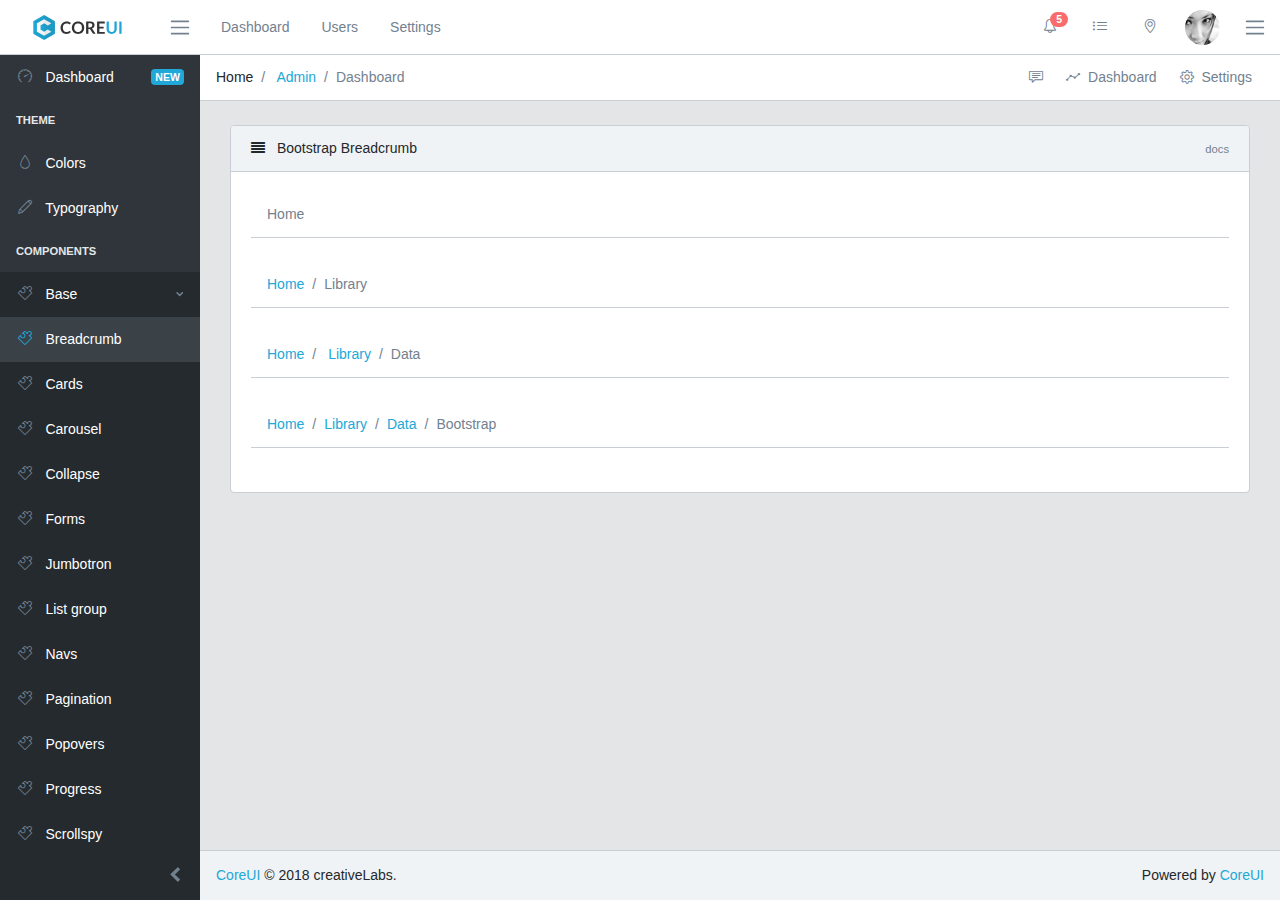
<file: base/breadcrumb.html>
<!DOCTYPE html>
<!--
* CoreUI - Free Bootstrap Admin Template
* @version v2.0.0
* @link https://coreui.io
* Copyright (c) 2018 creativeLabs Łukasz Holeczek
* Licensed under MIT (https://coreui.io/license)
-->

<html lang="en">
  <head>
    <base href="./../">
    <meta charset="utf-8">
    <meta http-equiv="X-UA-Compatible" content="IE=edge">
    <meta name="viewport" content="width=device-width, initial-scale=1.0, shrink-to-fit=no">
    <meta name="description" content="CoreUI - Open Source Bootstrap Admin Template">
    <meta name="author" content="Łukasz Holeczek">
    <meta name="keyword" content="Bootstrap,Admin,Template,Open,Source,jQuery,CSS,HTML,RWD,Dashboard">
    <title>CoreUI Free Bootstrap Admin Template</title>
    <!-- Icons-->
    <link href="vendors/@coreui/icons/css/coreui-icons.min.css" rel="stylesheet">
    <link href="vendors/flag-icon-css/css/flag-icon.min.css" rel="stylesheet">
    <link href="vendors/font-awesome/css/font-awesome.min.css" rel="stylesheet">
    <link href="vendors/simple-line-icons/css/simple-line-icons.css" rel="stylesheet">
    <!-- Main styles for this application-->
    <link href="css/style.css" rel="stylesheet">
    <link href="vendors/pace-progress/css/pace.min.css" rel="stylesheet">
  </head>
  <body class="app header-fixed sidebar-fixed aside-menu-fixed sidebar-lg-show">
    <header class="app-header navbar">
      <button class="navbar-toggler sidebar-toggler d-lg-none mr-auto" type="button" data-toggle="sidebar-show">
        <span class="navbar-toggler-icon"></span>
      </button>
      <a class="navbar-brand" href="#">
        <img class="navbar-brand-full" src="img/brand/logo.svg" width="89" height="25" alt="CoreUI Logo">
        <img class="navbar-brand-minimized" src="img/brand/sygnet.svg" width="30" height="30" alt="CoreUI Logo">
      </a>
      <button class="navbar-toggler sidebar-toggler d-md-down-none" type="button" data-toggle="sidebar-lg-show">
        <span class="navbar-toggler-icon"></span>
      </button>
      <ul class="nav navbar-nav d-md-down-none">
        <li class="nav-item px-3">
          <a class="nav-link" href="#">Dashboard</a>
        </li>
        <li class="nav-item px-3">
          <a class="nav-link" href="#">Users</a>
        </li>
        <li class="nav-item px-3">
          <a class="nav-link" href="#">Settings</a>
        </li>
      </ul>
      <ul class="nav navbar-nav ml-auto">
        <li class="nav-item d-md-down-none">
          <a class="nav-link" href="#">
            <i class="icon-bell"></i>
            <span class="badge badge-pill badge-danger">5</span>
          </a>
        </li>
        <li class="nav-item d-md-down-none">
          <a class="nav-link" href="#">
            <i class="icon-list"></i>
          </a>
        </li>
        <li class="nav-item d-md-down-none">
          <a class="nav-link" href="#">
            <i class="icon-location-pin"></i>
          </a>
        </li>
        <li class="nav-item dropdown">
          <a class="nav-link" data-toggle="dropdown" href="#" role="button" aria-haspopup="true" aria-expanded="false">
            <img class="img-avatar" src="img/avatars/6.jpg" alt="admin@bootstrapmaster.com">
          </a>
          <div class="dropdown-menu dropdown-menu-right">
            <div class="dropdown-header text-center">
              <strong>Account</strong>
            </div>
            <a class="dropdown-item" href="#">
              <i class="fa fa-bell-o"></i> Updates
              <span class="badge badge-info">42</span>
            </a>
            <a class="dropdown-item" href="#">
              <i class="fa fa-envelope-o"></i> Messages
              <span class="badge badge-success">42</span>
            </a>
            <a class="dropdown-item" href="#">
              <i class="fa fa-tasks"></i> Tasks
              <span class="badge badge-danger">42</span>
            </a>
            <a class="dropdown-item" href="#">
              <i class="fa fa-comments"></i> Comments
              <span class="badge badge-warning">42</span>
            </a>
            <div class="dropdown-header text-center">
              <strong>Settings</strong>
            </div>
            <a class="dropdown-item" href="#">
              <i class="fa fa-user"></i> Profile</a>
            <a class="dropdown-item" href="#">
              <i class="fa fa-wrench"></i> Settings</a>
            <a class="dropdown-item" href="#">
              <i class="fa fa-usd"></i> Payments
              <span class="badge badge-secondary">42</span>
            </a>
            <a class="dropdown-item" href="#">
              <i class="fa fa-file"></i> Projects
              <span class="badge badge-primary">42</span>
            </a>
            <div class="divider"></div>
            <a class="dropdown-item" href="#">
              <i class="fa fa-shield"></i> Lock Account</a>
            <a class="dropdown-item" href="#">
              <i class="fa fa-lock"></i> Logout</a>
          </div>
        </li>
      </ul>
      <button class="navbar-toggler aside-menu-toggler d-md-down-none" type="button" data-toggle="aside-menu-lg-show">
        <span class="navbar-toggler-icon"></span>
      </button>
      <button class="navbar-toggler aside-menu-toggler d-lg-none" type="button" data-toggle="aside-menu-show">
        <span class="navbar-toggler-icon"></span>
      </button>
    </header>
    <div class="app-body">
      <div class="sidebar">
        <nav class="sidebar-nav">
          <ul class="nav">
            <li class="nav-item">
              <a class="nav-link" href="index.html">
                <i class="nav-icon icon-speedometer"></i> Dashboard
                <span class="badge badge-primary">NEW</span>
              </a>
            </li>
            <li class="nav-title">Theme</li>
            <li class="nav-item">
              <a class="nav-link" href="colors.html">
                <i class="nav-icon icon-drop"></i> Colors</a>
            </li>
            <li class="nav-item">
              <a class="nav-link" href="typography.html">
                <i class="nav-icon icon-pencil"></i> Typography</a>
            </li>
            <li class="nav-title">Components</li>
            <li class="nav-item nav-dropdown">
              <a class="nav-link nav-dropdown-toggle" href="#">
                <i class="nav-icon icon-puzzle"></i> Base</a>
              <ul class="nav-dropdown-items">
                <li class="nav-item">
                  <a class="nav-link" href="base/breadcrumb.html">
                    <i class="nav-icon icon-puzzle"></i> Breadcrumb</a>
                </li>
                <li class="nav-item">
                  <a class="nav-link" href="base/cards.html">
                    <i class="nav-icon icon-puzzle"></i> Cards</a>
                </li>
                <li class="nav-item">
                  <a class="nav-link" href="base/carousel.html">
                    <i class="nav-icon icon-puzzle"></i> Carousel</a>
                </li>
                <li class="nav-item">
                  <a class="nav-link" href="base/collapse.html">
                    <i class="nav-icon icon-puzzle"></i> Collapse</a>
                </li>
                <li class="nav-item">
                  <a class="nav-link" href="base/forms.html">
                    <i class="nav-icon icon-puzzle"></i> Forms</a>
                </li>
                <li class="nav-item">
                  <a class="nav-link" href="base/jumbotron.html">
                    <i class="nav-icon icon-puzzle"></i> Jumbotron</a>
                </li>
                <li class="nav-item">
                  <a class="nav-link" href="base/list-group.html">
                    <i class="nav-icon icon-puzzle"></i> List group</a>
                </li>
                <li class="nav-item">
                  <a class="nav-link" href="base/navs.html">
                    <i class="nav-icon icon-puzzle"></i> Navs</a>
                </li>
                <li class="nav-item">
                  <a class="nav-link" href="base/pagination.html">
                    <i class="nav-icon icon-puzzle"></i> Pagination</a>
                </li>
                <li class="nav-item">
                  <a class="nav-link" href="base/popovers.html">
                    <i class="nav-icon icon-puzzle"></i> Popovers</a>
                </li>
                <li class="nav-item">
                  <a class="nav-link" href="base/progress.html">
                    <i class="nav-icon icon-puzzle"></i> Progress</a>
                </li>
                <li class="nav-item">
                  <a class="nav-link" href="base/scrollspy.html">
                    <i class="nav-icon icon-puzzle"></i> Scrollspy</a>
                </li>
                <li class="nav-item">
                  <a class="nav-link" href="base/switches.html">
                    <i class="nav-icon icon-puzzle"></i> Switches</a>
                </li>
                <li class="nav-item">
                  <a class="nav-link" href="base/tables.html">
                    <i class="nav-icon icon-puzzle"></i> Tables</a>
                </li>
                <li class="nav-item">
                  <a class="nav-link" href="base/tabs.html">
                    <i class="nav-icon icon-puzzle"></i> Tabs</a>
                </li>
                <li class="nav-item">
                  <a class="nav-link" href="base/tooltips.html">
                    <i class="nav-icon icon-puzzle"></i> Tooltips</a>
                </li>
              </ul>
            </li>
            <li class="nav-item nav-dropdown">
              <a class="nav-link nav-dropdown-toggle" href="#">
                <i class="nav-icon icon-cursor"></i> Buttons</a>
              <ul class="nav-dropdown-items">
                <li class="nav-item">
                  <a class="nav-link" href="buttons/buttons.html">
                    <i class="nav-icon icon-cursor"></i> Buttons</a>
                </li>
                <li class="nav-item">
                  <a class="nav-link" href="buttons/button-group.html">
                    <i class="nav-icon icon-cursor"></i> Buttons Group</a>
                </li>
                <li class="nav-item">
                  <a class="nav-link" href="buttons/dropdowns.html">
                    <i class="nav-icon icon-cursor"></i> Dropdowns</a>
                </li>
                <li class="nav-item">
                  <a class="nav-link" href="buttons/brand-buttons.html">
                    <i class="nav-icon icon-cursor"></i> Brand Buttons</a>
                </li>
              </ul>
            </li>
            <li class="nav-item">
              <a class="nav-link" href="charts.html">
                <i class="nav-icon icon-pie-chart"></i> Charts</a>
            </li>
            <li class="nav-item nav-dropdown">
              <a class="nav-link nav-dropdown-toggle" href="#">
                <i class="nav-icon icon-star"></i> Icons</a>
              <ul class="nav-dropdown-items">
                <li class="nav-item">
                  <a class="nav-link" href="icons/coreui-icons.html">
                    <i class="nav-icon icon-star"></i> CoreUI Icons
                    <span class="badge badge-success">NEW</span>
                  </a>
                  <a class="nav-link" href="icons/flags.html">
                    <i class="nav-icon icon-star"></i> Flags</a>
                </li>
                <li class="nav-item">
                  <a class="nav-link" href="icons/font-awesome.html">
                    <i class="nav-icon icon-star"></i> Font Awesome
                    <span class="badge badge-secondary">4.7</span>
                  </a>
                </li>
                <li class="nav-item">
                  <a class="nav-link" href="icons/simple-line-icons.html">
                    <i class="nav-icon icon-star"></i> Simple Line Icons</a>
                </li>
              </ul>
            </li>
            <li class="nav-item nav-dropdown">
              <a class="nav-link nav-dropdown-toggle" href="#">
                <i class="nav-icon icon-bell"></i> Notifications</a>
              <ul class="nav-dropdown-items">
                <li class="nav-item">
                  <a class="nav-link" href="notifications/alerts.html">
                    <i class="nav-icon icon-bell"></i> Alerts</a>
                </li>
                <li class="nav-item">
                  <a class="nav-link" href="notifications/badge.html">
                    <i class="nav-icon icon-bell"></i> Badge</a>
                </li>
                <li class="nav-item">
                  <a class="nav-link" href="notifications/modals.html">
                    <i class="nav-icon icon-bell"></i> Modals</a>
                </li>
              </ul>
            </li>
            <li class="nav-item">
              <a class="nav-link" href="widgets.html">
                <i class="nav-icon icon-calculator"></i> Widgets
                <span class="badge badge-primary">NEW</span>
              </a>
            </li>
            <li class="divider"></li>
            <li class="nav-title">Extras</li>
            <li class="nav-item nav-dropdown">
              <a class="nav-link nav-dropdown-toggle" href="#">
                <i class="nav-icon icon-star"></i> Pages</a>
              <ul class="nav-dropdown-items">
                <li class="nav-item">
                  <a class="nav-link" href="login.html" target="_top">
                    <i class="nav-icon icon-star"></i> Login</a>
                </li>
                <li class="nav-item">
                  <a class="nav-link" href="register.html" target="_top">
                    <i class="nav-icon icon-star"></i> Register</a>
                </li>
                <li class="nav-item">
                  <a class="nav-link" href="404.html" target="_top">
                    <i class="nav-icon icon-star"></i> Error 404</a>
                </li>
                <li class="nav-item">
                  <a class="nav-link" href="500.html" target="_top">
                    <i class="nav-icon icon-star"></i> Error 500</a>
                </li>
              </ul>
            </li>
            <li class="nav-item mt-auto">
              <a class="nav-link nav-link-success" href="https://coreui.io" target="_top">
                <i class="nav-icon icon-cloud-download"></i> Download CoreUI</a>
            </li>
            <li class="nav-item">
              <a class="nav-link nav-link-danger" href="https://coreui.io/pro/" target="_top">
                <i class="nav-icon icon-layers"></i> Try CoreUI
                <strong>PRO</strong>
              </a>
            </li>
          </ul>
        </nav>
        <button class="sidebar-minimizer brand-minimizer" type="button"></button>
      </div>
      <main class="main">
        <!-- Breadcrumb-->
        <ol class="breadcrumb">
          <li class="breadcrumb-item">Home</li>
          <li class="breadcrumb-item">
            <a href="#">Admin</a>
          </li>
          <li class="breadcrumb-item active">Dashboard</li>
          <!-- Breadcrumb Menu-->
          <li class="breadcrumb-menu d-md-down-none">
            <div class="btn-group" role="group" aria-label="Button group">
              <a class="btn" href="#">
                <i class="icon-speech"></i>
              </a>
              <a class="btn" href="./">
                <i class="icon-graph"></i>  Dashboard</a>
              <a class="btn" href="#">
                <i class="icon-settings"></i>  Settings</a>
            </div>
          </li>
        </ol>
        <div class="container-fluid">
          <div class="animated fadeIn">
            <div class="row">
              <div class="col-lg-12">
                <div class="card">
                  <div class="card-header">
                    <i class="fa fa-align-justify"></i> Bootstrap Breadcrumb
                    <div class="card-header-actions">
                      <a class="card-header-action" href="http://coreui.io/docs/components/bootstrap-breadcrumb/" target="_blank">
                        <small class="text-muted">docs</small>
                      </a>
                    </div>
                  </div>
                  <div class="card-body">
                    <nav aria-label="breadcrumb" role="navigation">
                      <ol class="breadcrumb">
                        <li class="breadcrumb-item active" aria-current="page">Home</li>
                      </ol>
                    </nav>
                    <nav aria-label="breadcrumb" role="navigation">
                      <ol class="breadcrumb">
                        <li class="breadcrumb-item">
                          <a href="#">Home</a>
                        </li>
                        <li class="breadcrumb-item active" aria-current="page">Library</li>
                      </ol>
                    </nav>
                    <nav aria-label="breadcrumb" role="navigation">
                      <ol class="breadcrumb">
                        <li class="breadcrumb-item">
                          <a href="#">Home</a>
                        </li>
                        <li class="breadcrumb-item">
                          <a href="#">Library</a>
                        </li>
                        <li class="breadcrumb-item active" aria-current="page">Data</li>
                      </ol>
                    </nav>
                    <nav class="breadcrumb">
                      <a class="breadcrumb-item" href="#">Home</a>
                      <a class="breadcrumb-item" href="#">Library</a>
                      <a class="breadcrumb-item" href="#">Data</a>
                      <span class="breadcrumb-item active">Bootstrap</span>
                    </nav>
                  </div>
                </div>
              </div>
            </div>
            <!-- /.row-->
          </div>
        </div>
      </main>
      <aside class="aside-menu">
        <ul class="nav nav-tabs" role="tablist">
          <li class="nav-item">
            <a class="nav-link active" data-toggle="tab" href="#timeline" role="tab">
              <i class="icon-list"></i>
            </a>
          </li>
          <li class="nav-item">
            <a class="nav-link" data-toggle="tab" href="#messages" role="tab">
              <i class="icon-speech"></i>
            </a>
          </li>
          <li class="nav-item">
            <a class="nav-link" data-toggle="tab" href="#settings" role="tab">
              <i class="icon-settings"></i>
            </a>
          </li>
        </ul>
        <!-- Tab panes-->
        <div class="tab-content">
          <div class="tab-pane active" id="timeline" role="tabpanel">
            <div class="list-group list-group-accent">
              <div class="list-group-item list-group-item-accent-secondary bg-light text-center font-weight-bold text-muted text-uppercase small">Today</div>
              <div class="list-group-item list-group-item-accent-warning list-group-item-divider">
                <div class="avatar float-right">
                  <img class="img-avatar" src="img/avatars/7.jpg" alt="admin@bootstrapmaster.com">
                </div>
                <div>Meeting with
                  <strong>Lucas</strong>
                </div>
                <small class="text-muted mr-3">
                  <i class="icon-calendar"></i>  1 - 3pm</small>
                <small class="text-muted">
                  <i class="icon-location-pin"></i>  Palo Alto, CA</small>
              </div>
              <div class="list-group-item list-group-item-accent-info">
                <div class="avatar float-right">
                  <img class="img-avatar" src="img/avatars/4.jpg" alt="admin@bootstrapmaster.com">
                </div>
                <div>Skype with
                  <strong>Megan</strong>
                </div>
                <small class="text-muted mr-3">
                  <i class="icon-calendar"></i>  4 - 5pm</small>
                <small class="text-muted">
                  <i class="icon-social-skype"></i>  On-line</small>
              </div>
              <div class="list-group-item list-group-item-accent-secondary bg-light text-center font-weight-bold text-muted text-uppercase small">Tomorrow</div>
              <div class="list-group-item list-group-item-accent-danger list-group-item-divider">
                <div>New UI Project -
                  <strong>deadline</strong>
                </div>
                <small class="text-muted mr-3">
                  <i class="icon-calendar"></i>  10 - 11pm</small>
                <small class="text-muted">
                  <i class="icon-home"></i>  creativeLabs HQ</small>
                <div class="avatars-stack mt-2">
                  <div class="avatar avatar-xs">
                    <img class="img-avatar" src="img/avatars/2.jpg" alt="admin@bootstrapmaster.com">
                  </div>
                  <div class="avatar avatar-xs">
                    <img class="img-avatar" src="img/avatars/3.jpg" alt="admin@bootstrapmaster.com">
                  </div>
                  <div class="avatar avatar-xs">
                    <img class="img-avatar" src="img/avatars/4.jpg" alt="admin@bootstrapmaster.com">
                  </div>
                  <div class="avatar avatar-xs">
                    <img class="img-avatar" src="img/avatars/5.jpg" alt="admin@bootstrapmaster.com">
                  </div>
                  <div class="avatar avatar-xs">
                    <img class="img-avatar" src="img/avatars/6.jpg" alt="admin@bootstrapmaster.com">
                  </div>
                </div>
              </div>
              <div class="list-group-item list-group-item-accent-success list-group-item-divider">
                <div>
                  <strong>#10 Startups.Garden</strong> Meetup</div>
                <small class="text-muted mr-3">
                  <i class="icon-calendar"></i>  1 - 3pm</small>
                <small class="text-muted">
                  <i class="icon-location-pin"></i>  Palo Alto, CA</small>
              </div>
              <div class="list-group-item list-group-item-accent-primary list-group-item-divider">
                <div>
                  <strong>Team meeting</strong>
                </div>
                <small class="text-muted mr-3">
                  <i class="icon-calendar"></i>  4 - 6pm</small>
                <small class="text-muted">
                  <i class="icon-home"></i>  creativeLabs HQ</small>
                <div class="avatars-stack mt-2">
                  <div class="avatar avatar-xs">
                    <img class="img-avatar" src="img/avatars/2.jpg" alt="admin@bootstrapmaster.com">
                  </div>
                  <div class="avatar avatar-xs">
                    <img class="img-avatar" src="img/avatars/3.jpg" alt="admin@bootstrapmaster.com">
                  </div>
                  <div class="avatar avatar-xs">
                    <img class="img-avatar" src="img/avatars/4.jpg" alt="admin@bootstrapmaster.com">
                  </div>
                  <div class="avatar avatar-xs">
                    <img class="img-avatar" src="img/avatars/5.jpg" alt="admin@bootstrapmaster.com">
                  </div>
                  <div class="avatar avatar-xs">
                    <img class="img-avatar" src="img/avatars/6.jpg" alt="admin@bootstrapmaster.com">
                  </div>
                  <div class="avatar avatar-xs">
                    <img class="img-avatar" src="img/avatars/7.jpg" alt="admin@bootstrapmaster.com">
                  </div>
                  <div class="avatar avatar-xs">
                    <img class="img-avatar" src="img/avatars/8.jpg" alt="admin@bootstrapmaster.com">
                  </div>
                </div>
              </div>
            </div>
          </div>
          <div class="tab-pane p-3" id="messages" role="tabpanel">
            <div class="message">
              <div class="py-3 pb-5 mr-3 float-left">
                <div class="avatar">
                  <img class="img-avatar" src="img/avatars/7.jpg" alt="admin@bootstrapmaster.com">
                  <span class="avatar-status badge-success"></span>
                </div>
              </div>
              <div>
                <small class="text-muted">Lukasz Holeczek</small>
                <small class="text-muted float-right mt-1">1:52 PM</small>
              </div>
              <div class="text-truncate font-weight-bold">Lorem ipsum dolor sit amet</div>
              <small class="text-muted">Lorem ipsum dolor sit amet, consectetur adipisicing elit, sed do eiusmod tempor incididunt...</small>
            </div>
            <hr>
            <div class="message">
              <div class="py-3 pb-5 mr-3 float-left">
                <div class="avatar">
                  <img class="img-avatar" src="img/avatars/7.jpg" alt="admin@bootstrapmaster.com">
                  <span class="avatar-status badge-success"></span>
                </div>
              </div>
              <div>
                <small class="text-muted">Lukasz Holeczek</small>
                <small class="text-muted float-right mt-1">1:52 PM</small>
              </div>
              <div class="text-truncate font-weight-bold">Lorem ipsum dolor sit amet</div>
              <small class="text-muted">Lorem ipsum dolor sit amet, consectetur adipisicing elit, sed do eiusmod tempor incididunt...</small>
            </div>
            <hr>
            <div class="message">
              <div class="py-3 pb-5 mr-3 float-left">
                <div class="avatar">
                  <img class="img-avatar" src="img/avatars/7.jpg" alt="admin@bootstrapmaster.com">
                  <span class="avatar-status badge-success"></span>
                </div>
              </div>
              <div>
                <small class="text-muted">Lukasz Holeczek</small>
                <small class="text-muted float-right mt-1">1:52 PM</small>
              </div>
              <div class="text-truncate font-weight-bold">Lorem ipsum dolor sit amet</div>
              <small class="text-muted">Lorem ipsum dolor sit amet, consectetur adipisicing elit, sed do eiusmod tempor incididunt...</small>
            </div>
            <hr>
            <div class="message">
              <div class="py-3 pb-5 mr-3 float-left">
                <div class="avatar">
                  <img class="img-avatar" src="img/avatars/7.jpg" alt="admin@bootstrapmaster.com">
                  <span class="avatar-status badge-success"></span>
                </div>
              </div>
              <div>
                <small class="text-muted">Lukasz Holeczek</small>
                <small class="text-muted float-right mt-1">1:52 PM</small>
              </div>
              <div class="text-truncate font-weight-bold">Lorem ipsum dolor sit amet</div>
              <small class="text-muted">Lorem ipsum dolor sit amet, consectetur adipisicing elit, sed do eiusmod tempor incididunt...</small>
            </div>
            <hr>
            <div class="message">
              <div class="py-3 pb-5 mr-3 float-left">
                <div class="avatar">
                  <img class="img-avatar" src="img/avatars/7.jpg" alt="admin@bootstrapmaster.com">
                  <span class="avatar-status badge-success"></span>
                </div>
              </div>
              <div>
                <small class="text-muted">Lukasz Holeczek</small>
                <small class="text-muted float-right mt-1">1:52 PM</small>
              </div>
              <div class="text-truncate font-weight-bold">Lorem ipsum dolor sit amet</div>
              <small class="text-muted">Lorem ipsum dolor sit amet, consectetur adipisicing elit, sed do eiusmod tempor incididunt...</small>
            </div>
          </div>
          <div class="tab-pane p-3" id="settings" role="tabpanel">
            <h6>Settings</h6>
            <div class="aside-options">
              <div class="clearfix mt-4">
                <small>
                  <b>Option 1</b>
                </small>
                <label class="switch switch-label switch-pill switch-success switch-sm float-right">
                  <input class="switch-input" type="checkbox" checked="">
                  <span class="switch-slider" data-checked="On" data-unchecked="Off"></span>
                </label>
              </div>
              <div>
                <small class="text-muted">Lorem ipsum dolor sit amet, consectetur adipisicing elit, sed do eiusmod tempor incididunt ut labore et dolore magna aliqua.</small>
              </div>
            </div>
            <div class="aside-options">
              <div class="clearfix mt-3">
                <small>
                  <b>Option 2</b>
                </small>
                <label class="switch switch-label switch-pill switch-success switch-sm float-right">
                  <input class="switch-input" type="checkbox">
                  <span class="switch-slider" data-checked="On" data-unchecked="Off"></span>
                </label>
              </div>
              <div>
                <small class="text-muted">Lorem ipsum dolor sit amet, consectetur adipisicing elit, sed do eiusmod tempor incididunt ut labore et dolore magna aliqua.</small>
              </div>
            </div>
            <div class="aside-options">
              <div class="clearfix mt-3">
                <small>
                  <b>Option 3</b>
                </small>
                <label class="switch switch-label switch-pill switch-success switch-sm float-right">
                  <input class="switch-input" type="checkbox">
                  <span class="switch-slider" data-checked="On" data-unchecked="Off"></span>
                </label>
              </div>
            </div>
            <div class="aside-options">
              <div class="clearfix mt-3">
                <small>
                  <b>Option 4</b>
                </small>
                <label class="switch switch-label switch-pill switch-success switch-sm float-right">
                  <input class="switch-input" type="checkbox" checked="">
                  <span class="switch-slider" data-checked="On" data-unchecked="Off"></span>
                </label>
              </div>
            </div>
            <hr>
            <h6>System Utilization</h6>
            <div class="text-uppercase mb-1 mt-4">
              <small>
                <b>CPU Usage</b>
              </small>
            </div>
            <div class="progress progress-xs">
              <div class="progress-bar bg-info" role="progressbar" style="width: 25%" aria-valuenow="25" aria-valuemin="0" aria-valuemax="100"></div>
            </div>
            <small class="text-muted">348 Processes. 1/4 Cores.</small>
            <div class="text-uppercase mb-1 mt-2">
              <small>
                <b>Memory Usage</b>
              </small>
            </div>
            <div class="progress progress-xs">
              <div class="progress-bar bg-warning" role="progressbar" style="width: 70%" aria-valuenow="70" aria-valuemin="0" aria-valuemax="100"></div>
            </div>
            <small class="text-muted">11444GB/16384MB</small>
            <div class="text-uppercase mb-1 mt-2">
              <small>
                <b>SSD 1 Usage</b>
              </small>
            </div>
            <div class="progress progress-xs">
              <div class="progress-bar bg-danger" role="progressbar" style="width: 95%" aria-valuenow="95" aria-valuemin="0" aria-valuemax="100"></div>
            </div>
            <small class="text-muted">243GB/256GB</small>
            <div class="text-uppercase mb-1 mt-2">
              <small>
                <b>SSD 2 Usage</b>
              </small>
            </div>
            <div class="progress progress-xs">
              <div class="progress-bar bg-success" role="progressbar" style="width: 10%" aria-valuenow="10" aria-valuemin="0" aria-valuemax="100"></div>
            </div>
            <small class="text-muted">25GB/256GB</small>
          </div>
        </div>
      </aside>
    </div>
    <footer class="app-footer">
      <div>
        <a href="https://coreui.io">CoreUI</a>
        <span>&copy; 2018 creativeLabs.</span>
      </div>
      <div class="ml-auto">
        <span>Powered by</span>
        <a href="https://coreui.io">CoreUI</a>
      </div>
    </footer>
    <!-- CoreUI and necessary plugins-->
    <script src="vendors/jquery/js/jquery.min.js"></script>
    <script src="vendors/popper.js/js/popper.min.js"></script>
    <script src="vendors/bootstrap/js/bootstrap.min.js"></script>
    <script src="vendors/pace-progress/js/pace.min.js"></script>
    <script src="vendors/perfect-scrollbar/js/perfect-scrollbar.min.js"></script>
    <script src="vendors/@coreui/coreui/js/coreui.min.js"></script>
  </body>
</html>
</file>
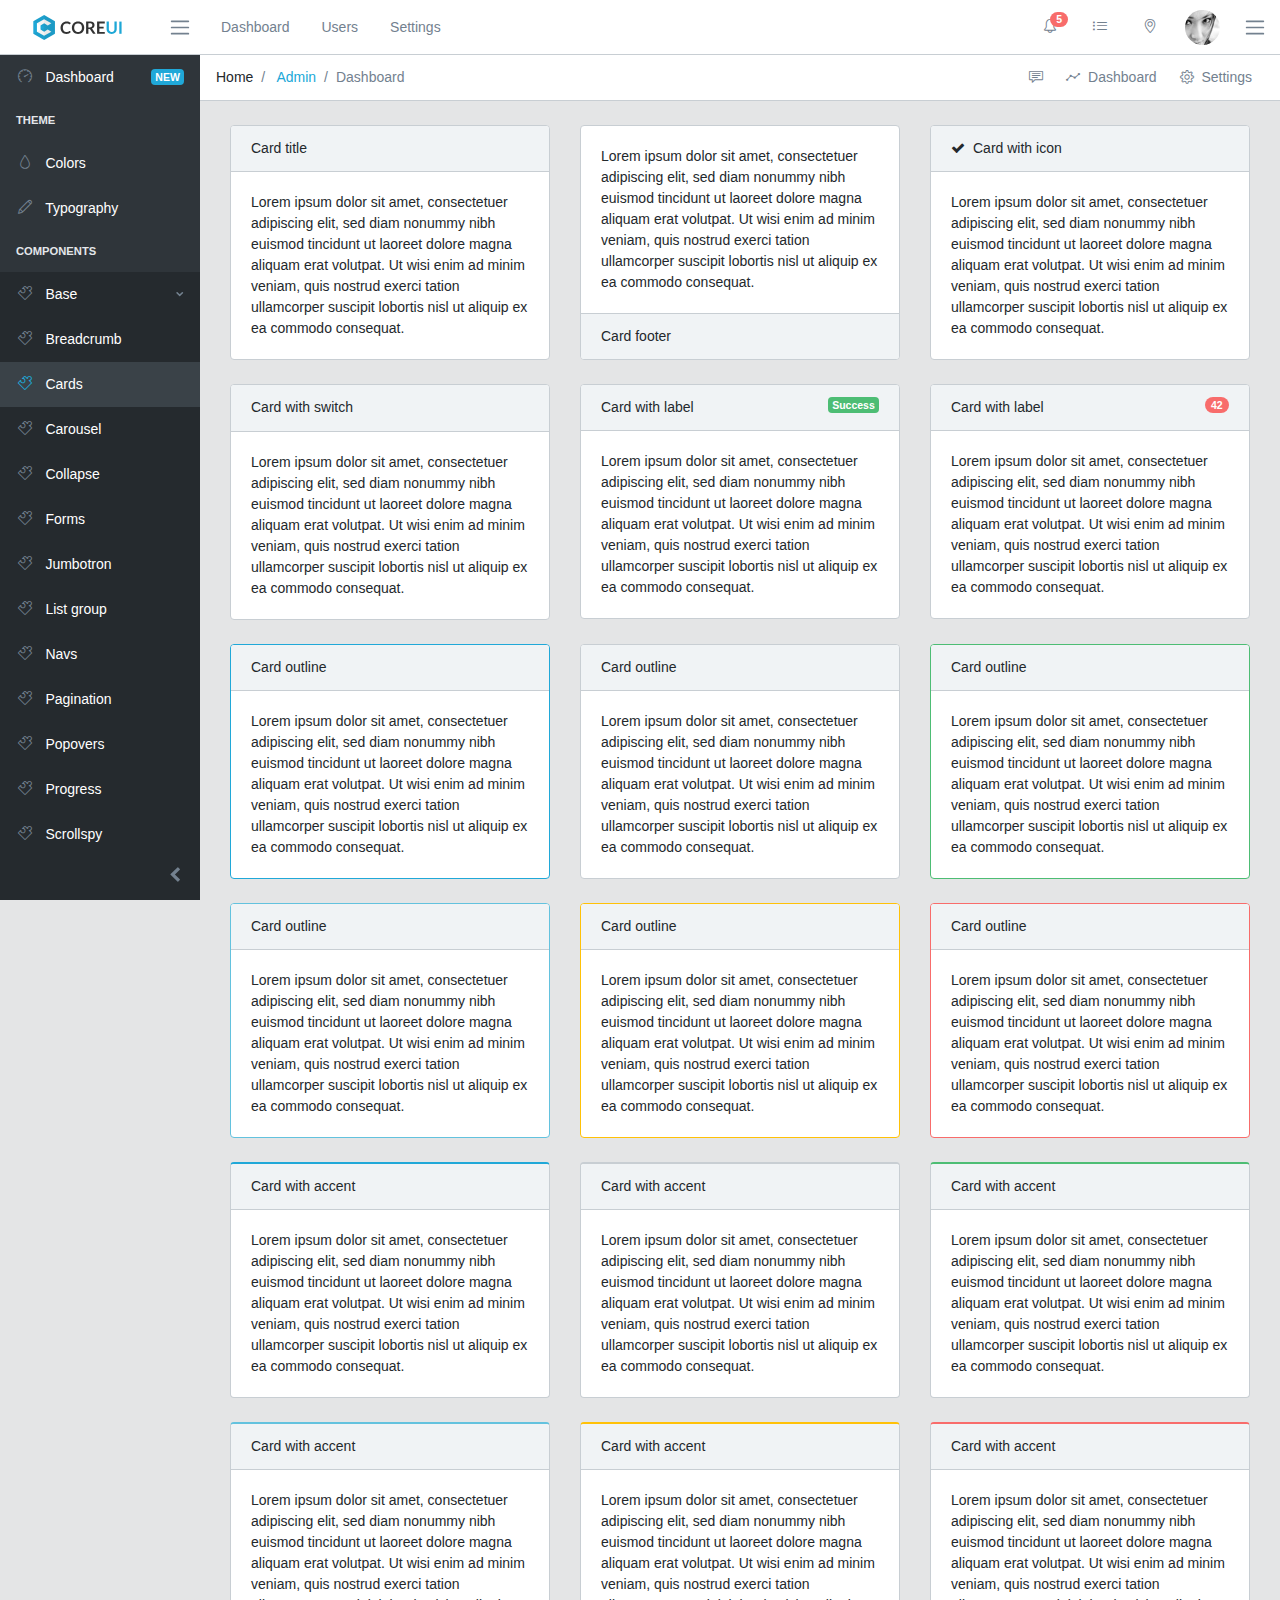
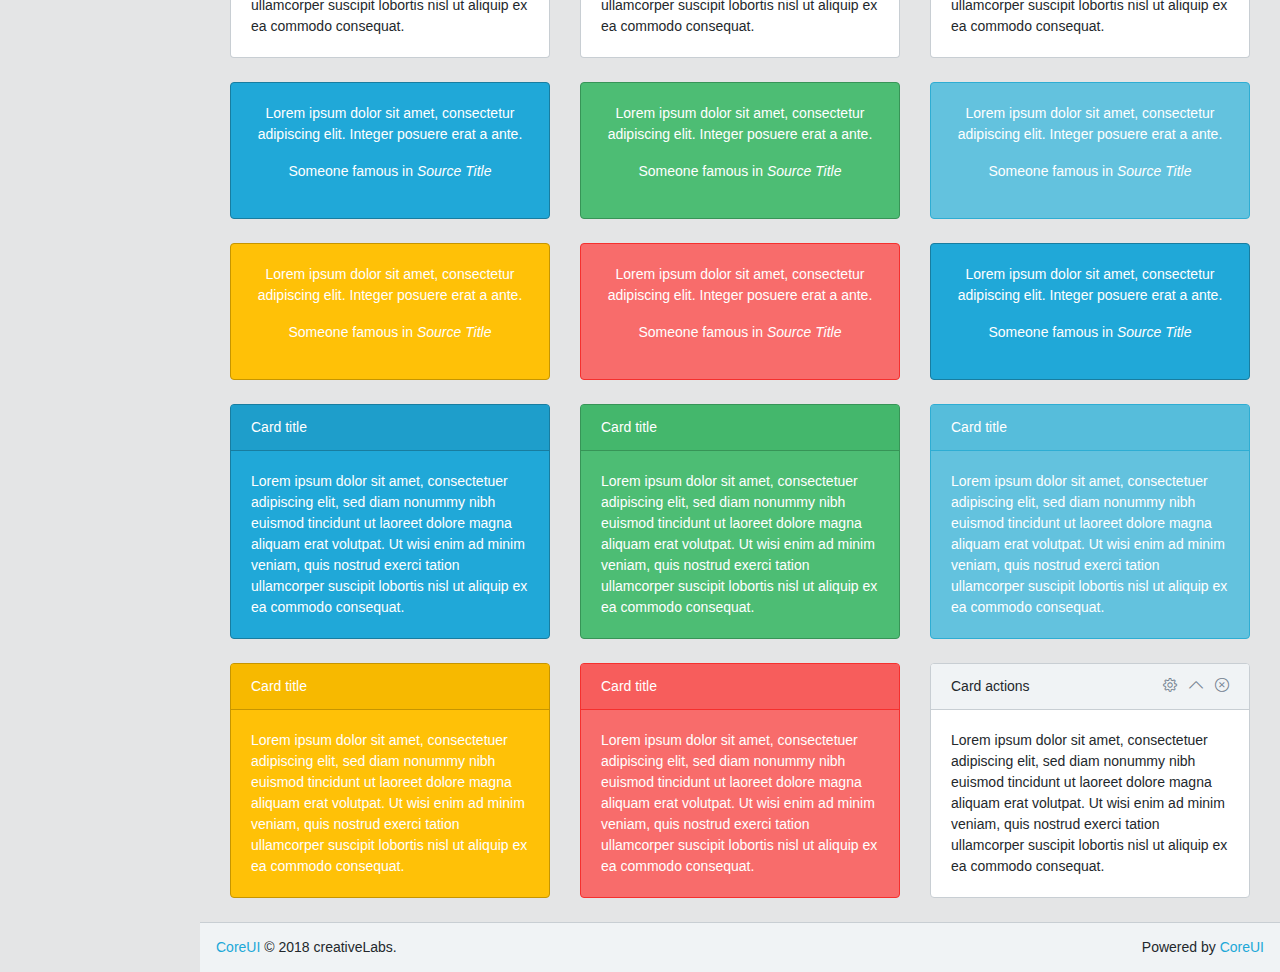
<file: base/cards.html>
<!DOCTYPE html>
<!--
* CoreUI - Free Bootstrap Admin Template
* @version v2.0.0
* @link https://coreui.io
* Copyright (c) 2018 creativeLabs Łukasz Holeczek
* Licensed under MIT (https://coreui.io/license)
-->

<html lang="en">
  <head>
    <base href="./../">
    <meta charset="utf-8">
    <meta http-equiv="X-UA-Compatible" content="IE=edge">
    <meta name="viewport" content="width=device-width, initial-scale=1.0, shrink-to-fit=no">
    <meta name="description" content="CoreUI - Open Source Bootstrap Admin Template">
    <meta name="author" content="Łukasz Holeczek">
    <meta name="keyword" content="Bootstrap,Admin,Template,Open,Source,jQuery,CSS,HTML,RWD,Dashboard">
    <title>CoreUI Free Bootstrap Admin Template</title>
    <!-- Icons-->
    <link href="vendors/@coreui/icons/css/coreui-icons.min.css" rel="stylesheet">
    <link href="vendors/flag-icon-css/css/flag-icon.min.css" rel="stylesheet">
    <link href="vendors/font-awesome/css/font-awesome.min.css" rel="stylesheet">
    <link href="vendors/simple-line-icons/css/simple-line-icons.css" rel="stylesheet">
    <!-- Main styles for this application-->
    <link href="css/style.css" rel="stylesheet">
    <link href="vendors/pace-progress/css/pace.min.css" rel="stylesheet">
  </head>
  <body class="app header-fixed sidebar-fixed aside-menu-fixed sidebar-lg-show">
    <header class="app-header navbar">
      <button class="navbar-toggler sidebar-toggler d-lg-none mr-auto" type="button" data-toggle="sidebar-show">
        <span class="navbar-toggler-icon"></span>
      </button>
      <a class="navbar-brand" href="#">
        <img class="navbar-brand-full" src="img/brand/logo.svg" width="89" height="25" alt="CoreUI Logo">
        <img class="navbar-brand-minimized" src="img/brand/sygnet.svg" width="30" height="30" alt="CoreUI Logo">
      </a>
      <button class="navbar-toggler sidebar-toggler d-md-down-none" type="button" data-toggle="sidebar-lg-show">
        <span class="navbar-toggler-icon"></span>
      </button>
      <ul class="nav navbar-nav d-md-down-none">
        <li class="nav-item px-3">
          <a class="nav-link" href="#">Dashboard</a>
        </li>
        <li class="nav-item px-3">
          <a class="nav-link" href="#">Users</a>
        </li>
        <li class="nav-item px-3">
          <a class="nav-link" href="#">Settings</a>
        </li>
      </ul>
      <ul class="nav navbar-nav ml-auto">
        <li class="nav-item d-md-down-none">
          <a class="nav-link" href="#">
            <i class="icon-bell"></i>
            <span class="badge badge-pill badge-danger">5</span>
          </a>
        </li>
        <li class="nav-item d-md-down-none">
          <a class="nav-link" href="#">
            <i class="icon-list"></i>
          </a>
        </li>
        <li class="nav-item d-md-down-none">
          <a class="nav-link" href="#">
            <i class="icon-location-pin"></i>
          </a>
        </li>
        <li class="nav-item dropdown">
          <a class="nav-link" data-toggle="dropdown" href="#" role="button" aria-haspopup="true" aria-expanded="false">
            <img class="img-avatar" src="img/avatars/6.jpg" alt="admin@bootstrapmaster.com">
          </a>
          <div class="dropdown-menu dropdown-menu-right">
            <div class="dropdown-header text-center">
              <strong>Account</strong>
            </div>
            <a class="dropdown-item" href="#">
              <i class="fa fa-bell-o"></i> Updates
              <span class="badge badge-info">42</span>
            </a>
            <a class="dropdown-item" href="#">
              <i class="fa fa-envelope-o"></i> Messages
              <span class="badge badge-success">42</span>
            </a>
            <a class="dropdown-item" href="#">
              <i class="fa fa-tasks"></i> Tasks
              <span class="badge badge-danger">42</span>
            </a>
            <a class="dropdown-item" href="#">
              <i class="fa fa-comments"></i> Comments
              <span class="badge badge-warning">42</span>
            </a>
            <div class="dropdown-header text-center">
              <strong>Settings</strong>
            </div>
            <a class="dropdown-item" href="#">
              <i class="fa fa-user"></i> Profile</a>
            <a class="dropdown-item" href="#">
              <i class="fa fa-wrench"></i> Settings</a>
            <a class="dropdown-item" href="#">
              <i class="fa fa-usd"></i> Payments
              <span class="badge badge-secondary">42</span>
            </a>
            <a class="dropdown-item" href="#">
              <i class="fa fa-file"></i> Projects
              <span class="badge badge-primary">42</span>
            </a>
            <div class="divider"></div>
            <a class="dropdown-item" href="#">
              <i class="fa fa-shield"></i> Lock Account</a>
            <a class="dropdown-item" href="#">
              <i class="fa fa-lock"></i> Logout</a>
          </div>
        </li>
      </ul>
      <button class="navbar-toggler aside-menu-toggler d-md-down-none" type="button" data-toggle="aside-menu-lg-show">
        <span class="navbar-toggler-icon"></span>
      </button>
      <button class="navbar-toggler aside-menu-toggler d-lg-none" type="button" data-toggle="aside-menu-show">
        <span class="navbar-toggler-icon"></span>
      </button>
    </header>
    <div class="app-body">
      <div class="sidebar">
        <nav class="sidebar-nav">
          <ul class="nav">
            <li class="nav-item">
              <a class="nav-link" href="index.html">
                <i class="nav-icon icon-speedometer"></i> Dashboard
                <span class="badge badge-primary">NEW</span>
              </a>
            </li>
            <li class="nav-title">Theme</li>
            <li class="nav-item">
              <a class="nav-link" href="colors.html">
                <i class="nav-icon icon-drop"></i> Colors</a>
            </li>
            <li class="nav-item">
              <a class="nav-link" href="typography.html">
                <i class="nav-icon icon-pencil"></i> Typography</a>
            </li>
            <li class="nav-title">Components</li>
            <li class="nav-item nav-dropdown">
              <a class="nav-link nav-dropdown-toggle" href="#">
                <i class="nav-icon icon-puzzle"></i> Base</a>
              <ul class="nav-dropdown-items">
                <li class="nav-item">
                  <a class="nav-link" href="base/breadcrumb.html">
                    <i class="nav-icon icon-puzzle"></i> Breadcrumb</a>
                </li>
                <li class="nav-item">
                  <a class="nav-link" href="base/cards.html">
                    <i class="nav-icon icon-puzzle"></i> Cards</a>
                </li>
                <li class="nav-item">
                  <a class="nav-link" href="base/carousel.html">
                    <i class="nav-icon icon-puzzle"></i> Carousel</a>
                </li>
                <li class="nav-item">
                  <a class="nav-link" href="base/collapse.html">
                    <i class="nav-icon icon-puzzle"></i> Collapse</a>
                </li>
                <li class="nav-item">
                  <a class="nav-link" href="base/forms.html">
                    <i class="nav-icon icon-puzzle"></i> Forms</a>
                </li>
                <li class="nav-item">
                  <a class="nav-link" href="base/jumbotron.html">
                    <i class="nav-icon icon-puzzle"></i> Jumbotron</a>
                </li>
                <li class="nav-item">
                  <a class="nav-link" href="base/list-group.html">
                    <i class="nav-icon icon-puzzle"></i> List group</a>
                </li>
                <li class="nav-item">
                  <a class="nav-link" href="base/navs.html">
                    <i class="nav-icon icon-puzzle"></i> Navs</a>
                </li>
                <li class="nav-item">
                  <a class="nav-link" href="base/pagination.html">
                    <i class="nav-icon icon-puzzle"></i> Pagination</a>
                </li>
                <li class="nav-item">
                  <a class="nav-link" href="base/popovers.html">
                    <i class="nav-icon icon-puzzle"></i> Popovers</a>
                </li>
                <li class="nav-item">
                  <a class="nav-link" href="base/progress.html">
                    <i class="nav-icon icon-puzzle"></i> Progress</a>
                </li>
                <li class="nav-item">
                  <a class="nav-link" href="base/scrollspy.html">
                    <i class="nav-icon icon-puzzle"></i> Scrollspy</a>
                </li>
                <li class="nav-item">
                  <a class="nav-link" href="base/switches.html">
                    <i class="nav-icon icon-puzzle"></i> Switches</a>
                </li>
                <li class="nav-item">
                  <a class="nav-link" href="base/tables.html">
                    <i class="nav-icon icon-puzzle"></i> Tables</a>
                </li>
                <li class="nav-item">
                  <a class="nav-link" href="base/tabs.html">
                    <i class="nav-icon icon-puzzle"></i> Tabs</a>
                </li>
                <li class="nav-item">
                  <a class="nav-link" href="base/tooltips.html">
                    <i class="nav-icon icon-puzzle"></i> Tooltips</a>
                </li>
              </ul>
            </li>
            <li class="nav-item nav-dropdown">
              <a class="nav-link nav-dropdown-toggle" href="#">
                <i class="nav-icon icon-cursor"></i> Buttons</a>
              <ul class="nav-dropdown-items">
                <li class="nav-item">
                  <a class="nav-link" href="buttons/buttons.html">
                    <i class="nav-icon icon-cursor"></i> Buttons</a>
                </li>
                <li class="nav-item">
                  <a class="nav-link" href="buttons/button-group.html">
                    <i class="nav-icon icon-cursor"></i> Buttons Group</a>
                </li>
                <li class="nav-item">
                  <a class="nav-link" href="buttons/dropdowns.html">
                    <i class="nav-icon icon-cursor"></i> Dropdowns</a>
                </li>
                <li class="nav-item">
                  <a class="nav-link" href="buttons/brand-buttons.html">
                    <i class="nav-icon icon-cursor"></i> Brand Buttons</a>
                </li>
              </ul>
            </li>
            <li class="nav-item">
              <a class="nav-link" href="charts.html">
                <i class="nav-icon icon-pie-chart"></i> Charts</a>
            </li>
            <li class="nav-item nav-dropdown">
              <a class="nav-link nav-dropdown-toggle" href="#">
                <i class="nav-icon icon-star"></i> Icons</a>
              <ul class="nav-dropdown-items">
                <li class="nav-item">
                  <a class="nav-link" href="icons/coreui-icons.html">
                    <i class="nav-icon icon-star"></i> CoreUI Icons
                    <span class="badge badge-success">NEW</span>
                  </a>
                  <a class="nav-link" href="icons/flags.html">
                    <i class="nav-icon icon-star"></i> Flags</a>
                </li>
                <li class="nav-item">
                  <a class="nav-link" href="icons/font-awesome.html">
                    <i class="nav-icon icon-star"></i> Font Awesome
                    <span class="badge badge-secondary">4.7</span>
                  </a>
                </li>
                <li class="nav-item">
                  <a class="nav-link" href="icons/simple-line-icons.html">
                    <i class="nav-icon icon-star"></i> Simple Line Icons</a>
                </li>
              </ul>
            </li>
            <li class="nav-item nav-dropdown">
              <a class="nav-link nav-dropdown-toggle" href="#">
                <i class="nav-icon icon-bell"></i> Notifications</a>
              <ul class="nav-dropdown-items">
                <li class="nav-item">
                  <a class="nav-link" href="notifications/alerts.html">
                    <i class="nav-icon icon-bell"></i> Alerts</a>
                </li>
                <li class="nav-item">
                  <a class="nav-link" href="notifications/badge.html">
                    <i class="nav-icon icon-bell"></i> Badge</a>
                </li>
                <li class="nav-item">
                  <a class="nav-link" href="notifications/modals.html">
                    <i class="nav-icon icon-bell"></i> Modals</a>
                </li>
              </ul>
            </li>
            <li class="nav-item">
              <a class="nav-link" href="widgets.html">
                <i class="nav-icon icon-calculator"></i> Widgets
                <span class="badge badge-primary">NEW</span>
              </a>
            </li>
            <li class="divider"></li>
            <li class="nav-title">Extras</li>
            <li class="nav-item nav-dropdown">
              <a class="nav-link nav-dropdown-toggle" href="#">
                <i class="nav-icon icon-star"></i> Pages</a>
              <ul class="nav-dropdown-items">
                <li class="nav-item">
                  <a class="nav-link" href="login.html" target="_top">
                    <i class="nav-icon icon-star"></i> Login</a>
                </li>
                <li class="nav-item">
                  <a class="nav-link" href="register.html" target="_top">
                    <i class="nav-icon icon-star"></i> Register</a>
                </li>
                <li class="nav-item">
                  <a class="nav-link" href="404.html" target="_top">
                    <i class="nav-icon icon-star"></i> Error 404</a>
                </li>
                <li class="nav-item">
                  <a class="nav-link" href="500.html" target="_top">
                    <i class="nav-icon icon-star"></i> Error 500</a>
                </li>
              </ul>
            </li>
            <li class="nav-item mt-auto">
              <a class="nav-link nav-link-success" href="https://coreui.io" target="_top">
                <i class="nav-icon icon-cloud-download"></i> Download CoreUI</a>
            </li>
            <li class="nav-item">
              <a class="nav-link nav-link-danger" href="https://coreui.io/pro/" target="_top">
                <i class="nav-icon icon-layers"></i> Try CoreUI
                <strong>PRO</strong>
              </a>
            </li>
          </ul>
        </nav>
        <button class="sidebar-minimizer brand-minimizer" type="button"></button>
      </div>
      <main class="main">
        <!-- Breadcrumb-->
        <ol class="breadcrumb">
          <li class="breadcrumb-item">Home</li>
          <li class="breadcrumb-item">
            <a href="#">Admin</a>
          </li>
          <li class="breadcrumb-item active">Dashboard</li>
          <!-- Breadcrumb Menu-->
          <li class="breadcrumb-menu d-md-down-none">
            <div class="btn-group" role="group" aria-label="Button group">
              <a class="btn" href="#">
                <i class="icon-speech"></i>
              </a>
              <a class="btn" href="./">
                <i class="icon-graph"></i>  Dashboard</a>
              <a class="btn" href="#">
                <i class="icon-settings"></i>  Settings</a>
            </div>
          </li>
        </ol>
        <div class="container-fluid">
          <div class="animated fadeIn">
            <div class="row">
              <div class="col-sm-6 col-md-4">
                <div class="card">
                  <div class="card-header">Card title</div>
                  <div class="card-body">Lorem ipsum dolor sit amet, consectetuer adipiscing elit, sed diam nonummy nibh euismod tincidunt ut laoreet dolore magna aliquam erat volutpat. Ut wisi enim ad minim veniam, quis nostrud exerci tation ullamcorper suscipit lobortis nisl
                    ut aliquip ex ea commodo consequat.</div>
                </div>
              </div>
              <!-- /.col-->
              <div class="col-sm-6 col-md-4">
                <div class="card">
                  <div class="card-body">Lorem ipsum dolor sit amet, consectetuer adipiscing elit, sed diam nonummy nibh euismod tincidunt ut laoreet dolore magna aliquam erat volutpat. Ut wisi enim ad minim veniam, quis nostrud exerci tation ullamcorper suscipit lobortis nisl
                    ut aliquip ex ea commodo consequat.</div>
                  <div class="card-footer">Card footer</div>
                </div>
              </div>
              <!-- /.col-->
              <div class="col-sm-6 col-md-4">
                <div class="card">
                  <div class="card-header">
                    <i class="fa fa-check"></i>Card with icon</div>
                  <div class="card-body">Lorem ipsum dolor sit amet, consectetuer adipiscing elit, sed diam nonummy nibh euismod tincidunt ut laoreet dolore magna aliquam erat volutpat. Ut wisi enim ad minim veniam, quis nostrud exerci tation ullamcorper suscipit lobortis nisl
                    ut aliquip ex ea commodo consequat.</div>
                </div>
              </div>
              <!-- /.col-->
              <div class="col-sm-6 col-md-4">
                <div class="card">
                  <div class="card-header">Card with switch
                    <label class="switch switch-sm switch-text switch-info float-right mb-0">
                      <input class="switch-input" type="checkbox">
                      <span class="switch-label" data-on="On" data-off="Off"></span>
                      <span class="switch-handle"></span>
                    </label>
                  </div>
                  <div class="card-body">Lorem ipsum dolor sit amet, consectetuer adipiscing elit, sed diam nonummy nibh euismod tincidunt ut laoreet dolore magna aliquam erat volutpat. Ut wisi enim ad minim veniam, quis nostrud exerci tation ullamcorper suscipit lobortis nisl
                    ut aliquip ex ea commodo consequat.</div>
                </div>
              </div>
              <!-- /.col-->
              <div class="col-sm-6 col-md-4">
                <div class="card">
                  <div class="card-header">Card with label
                    <span class="badge badge-success float-right">Success</span>
                  </div>
                  <div class="card-body">Lorem ipsum dolor sit amet, consectetuer adipiscing elit, sed diam nonummy nibh euismod tincidunt ut laoreet dolore magna aliquam erat volutpat. Ut wisi enim ad minim veniam, quis nostrud exerci tation ullamcorper suscipit lobortis nisl
                    ut aliquip ex ea commodo consequat.</div>
                </div>
              </div>
              <!-- /.col-->
              <div class="col-sm-6 col-md-4">
                <div class="card">
                  <div class="card-header">Card with label
                    <span class="badge badge-pill badge-danger float-right">42</span>
                  </div>
                  <div class="card-body">Lorem ipsum dolor sit amet, consectetuer adipiscing elit, sed diam nonummy nibh euismod tincidunt ut laoreet dolore magna aliquam erat volutpat. Ut wisi enim ad minim veniam, quis nostrud exerci tation ullamcorper suscipit lobortis nisl
                    ut aliquip ex ea commodo consequat.</div>
                </div>
              </div>
              <!-- /.col-->
            </div>
            <!-- /.row-->
            <div class="row">
              <div class="col-sm-6 col-md-4">
                <div class="card border-primary">
                  <div class="card-header">Card outline</div>
                  <div class="card-body">Lorem ipsum dolor sit amet, consectetuer adipiscing elit, sed diam nonummy nibh euismod tincidunt ut laoreet dolore magna aliquam erat volutpat. Ut wisi enim ad minim veniam, quis nostrud exerci tation ullamcorper suscipit lobortis nisl
                    ut aliquip ex ea commodo consequat.</div>
                </div>
              </div>
              <!-- /.col-->
              <div class="col-sm-6 col-md-4">
                <div class="card border-secondary">
                  <div class="card-header">Card outline</div>
                  <div class="card-body">Lorem ipsum dolor sit amet, consectetuer adipiscing elit, sed diam nonummy nibh euismod tincidunt ut laoreet dolore magna aliquam erat volutpat. Ut wisi enim ad minim veniam, quis nostrud exerci tation ullamcorper suscipit lobortis nisl
                    ut aliquip ex ea commodo consequat.</div>
                </div>
              </div>
              <!-- /.col-->
              <div class="col-sm-6 col-md-4">
                <div class="card border-success">
                  <div class="card-header">Card outline</div>
                  <div class="card-body">Lorem ipsum dolor sit amet, consectetuer adipiscing elit, sed diam nonummy nibh euismod tincidunt ut laoreet dolore magna aliquam erat volutpat. Ut wisi enim ad minim veniam, quis nostrud exerci tation ullamcorper suscipit lobortis nisl
                    ut aliquip ex ea commodo consequat.</div>
                </div>
              </div>
              <!-- /.col-->
              <div class="col-sm-6 col-md-4">
                <div class="card border-info">
                  <div class="card-header">Card outline</div>
                  <div class="card-body">Lorem ipsum dolor sit amet, consectetuer adipiscing elit, sed diam nonummy nibh euismod tincidunt ut laoreet dolore magna aliquam erat volutpat. Ut wisi enim ad minim veniam, quis nostrud exerci tation ullamcorper suscipit lobortis nisl
                    ut aliquip ex ea commodo consequat.</div>
                </div>
              </div>
              <!-- /.col-->
              <div class="col-sm-6 col-md-4">
                <div class="card border-warning">
                  <div class="card-header">Card outline</div>
                  <div class="card-body">Lorem ipsum dolor sit amet, consectetuer adipiscing elit, sed diam nonummy nibh euismod tincidunt ut laoreet dolore magna aliquam erat volutpat. Ut wisi enim ad minim veniam, quis nostrud exerci tation ullamcorper suscipit lobortis nisl
                    ut aliquip ex ea commodo consequat.</div>
                </div>
              </div>
              <!-- /.col-->
              <div class="col-sm-6 col-md-4">
                <div class="card border-danger">
                  <div class="card-header">Card outline</div>
                  <div class="card-body">Lorem ipsum dolor sit amet, consectetuer adipiscing elit, sed diam nonummy nibh euismod tincidunt ut laoreet dolore magna aliquam erat volutpat. Ut wisi enim ad minim veniam, quis nostrud exerci tation ullamcorper suscipit lobortis nisl
                    ut aliquip ex ea commodo consequat.</div>
                </div>
              </div>
              <!-- /.col-->
            </div>
            <!-- /.row-->
            <div class="row">
              <div class="col-sm-6 col-md-4">
                <div class="card card-accent-primary">
                  <div class="card-header">Card with accent</div>
                  <div class="card-body">Lorem ipsum dolor sit amet, consectetuer adipiscing elit, sed diam nonummy nibh euismod tincidunt ut laoreet dolore magna aliquam erat volutpat. Ut wisi enim ad minim veniam, quis nostrud exerci tation ullamcorper suscipit lobortis nisl
                    ut aliquip ex ea commodo consequat.</div>
                </div>
              </div>
              <!-- /.col-->
              <div class="col-sm-6 col-md-4">
                <div class="card card-accent-secondary">
                  <div class="card-header">Card with accent</div>
                  <div class="card-body">Lorem ipsum dolor sit amet, consectetuer adipiscing elit, sed diam nonummy nibh euismod tincidunt ut laoreet dolore magna aliquam erat volutpat. Ut wisi enim ad minim veniam, quis nostrud exerci tation ullamcorper suscipit lobortis nisl
                    ut aliquip ex ea commodo consequat.</div>
                </div>
              </div>
              <!-- /.col-->
              <div class="col-sm-6 col-md-4">
                <div class="card card-accent-success">
                  <div class="card-header">Card with accent</div>
                  <div class="card-body">Lorem ipsum dolor sit amet, consectetuer adipiscing elit, sed diam nonummy nibh euismod tincidunt ut laoreet dolore magna aliquam erat volutpat. Ut wisi enim ad minim veniam, quis nostrud exerci tation ullamcorper suscipit lobortis nisl
                    ut aliquip ex ea commodo consequat.</div>
                </div>
              </div>
              <!-- /.col-->
              <div class="col-sm-6 col-md-4">
                <div class="card card-accent-info">
                  <div class="card-header">Card with accent</div>
                  <div class="card-body">Lorem ipsum dolor sit amet, consectetuer adipiscing elit, sed diam nonummy nibh euismod tincidunt ut laoreet dolore magna aliquam erat volutpat. Ut wisi enim ad minim veniam, quis nostrud exerci tation ullamcorper suscipit lobortis nisl
                    ut aliquip ex ea commodo consequat.</div>
                </div>
              </div>
              <!-- /.col-->
              <div class="col-sm-6 col-md-4">
                <div class="card card-accent-warning">
                  <div class="card-header">Card with accent</div>
                  <div class="card-body">Lorem ipsum dolor sit amet, consectetuer adipiscing elit, sed diam nonummy nibh euismod tincidunt ut laoreet dolore magna aliquam erat volutpat. Ut wisi enim ad minim veniam, quis nostrud exerci tation ullamcorper suscipit lobortis nisl
                    ut aliquip ex ea commodo consequat.</div>
                </div>
              </div>
              <!-- /.col-->
              <div class="col-sm-6 col-md-4">
                <div class="card card-accent-danger">
                  <div class="card-header">Card with accent</div>
                  <div class="card-body">Lorem ipsum dolor sit amet, consectetuer adipiscing elit, sed diam nonummy nibh euismod tincidunt ut laoreet dolore magna aliquam erat volutpat. Ut wisi enim ad minim veniam, quis nostrud exerci tation ullamcorper suscipit lobortis nisl
                    ut aliquip ex ea commodo consequat.</div>
                </div>
              </div>
              <!-- /.col-->
            </div>
            <!-- /.row-->
            <div class="row">
              <div class="col-sm-6 col-md-4">
                <div class="card text-white bg-primary text-center">
                  <div class="card-body">
                    <blockquote class="card-bodyquote">
                      <p>Lorem ipsum dolor sit amet, consectetur adipiscing elit. Integer posuere erat a ante.</p>
                      <footer>Someone famous in
                        <cite title="Source Title">Source Title</cite>
                      </footer>
                    </blockquote>
                  </div>
                </div>
              </div>
              <!-- /.col-->
              <div class="col-sm-6 col-md-4">
                <div class="card text-white bg-success text-center">
                  <div class="card-body">
                    <blockquote class="card-bodyquote">
                      <p>Lorem ipsum dolor sit amet, consectetur adipiscing elit. Integer posuere erat a ante.</p>
                      <footer>Someone famous in
                        <cite title="Source Title">Source Title</cite>
                      </footer>
                    </blockquote>
                  </div>
                </div>
              </div>
              <!-- /.col-->
              <div class="col-sm-6 col-md-4">
                <div class="card text-white bg-info text-center">
                  <div class="card-body">
                    <blockquote class="card-bodyquote">
                      <p>Lorem ipsum dolor sit amet, consectetur adipiscing elit. Integer posuere erat a ante.</p>
                      <footer>Someone famous in
                        <cite title="Source Title">Source Title</cite>
                      </footer>
                    </blockquote>
                  </div>
                </div>
              </div>
              <!-- /.col-->
              <div class="col-sm-6 col-md-4">
                <div class="card text-white bg-warning text-center">
                  <div class="card-body">
                    <blockquote class="card-bodyquote">
                      <p>Lorem ipsum dolor sit amet, consectetur adipiscing elit. Integer posuere erat a ante.</p>
                      <footer>Someone famous in
                        <cite title="Source Title">Source Title</cite>
                      </footer>
                    </blockquote>
                  </div>
                </div>
              </div>
              <!-- /.col-->
              <div class="col-sm-6 col-md-4">
                <div class="card text-white bg-danger text-center">
                  <div class="card-body">
                    <blockquote class="card-bodyquote">
                      <p>Lorem ipsum dolor sit amet, consectetur adipiscing elit. Integer posuere erat a ante.</p>
                      <footer>Someone famous in
                        <cite title="Source Title">Source Title</cite>
                      </footer>
                    </blockquote>
                  </div>
                </div>
              </div>
              <!-- /.col-->
              <div class="col-sm-6 col-md-4">
                <div class="card text-white bg-primary text-center">
                  <div class="card-body">
                    <blockquote class="card-bodyquote">
                      <p>Lorem ipsum dolor sit amet, consectetur adipiscing elit. Integer posuere erat a ante.</p>
                      <footer>Someone famous in
                        <cite title="Source Title">Source Title</cite>
                      </footer>
                    </blockquote>
                  </div>
                </div>
              </div>
              <!-- /.col-->
            </div>
            <!-- /.row-->
            <div class="row">
              <div class="col-sm-6 col-md-4">
                <div class="card text-white bg-primary">
                  <div class="card-header">Card title</div>
                  <div class="card-body">Lorem ipsum dolor sit amet, consectetuer adipiscing elit, sed diam nonummy nibh euismod tincidunt ut laoreet dolore magna aliquam erat volutpat. Ut wisi enim ad minim veniam, quis nostrud exerci tation ullamcorper suscipit lobortis nisl
                    ut aliquip ex ea commodo consequat.</div>
                </div>
              </div>
              <!-- /.col-->
              <div class="col-sm-6 col-md-4">
                <div class="card text-white bg-success">
                  <div class="card-header">Card title</div>
                  <div class="card-body">Lorem ipsum dolor sit amet, consectetuer adipiscing elit, sed diam nonummy nibh euismod tincidunt ut laoreet dolore magna aliquam erat volutpat. Ut wisi enim ad minim veniam, quis nostrud exerci tation ullamcorper suscipit lobortis nisl
                    ut aliquip ex ea commodo consequat.</div>
                </div>
              </div>
              <!-- /.col-->
              <div class="col-sm-6 col-md-4">
                <div class="card text-white bg-info">
                  <div class="card-header">Card title</div>
                  <div class="card-body">Lorem ipsum dolor sit amet, consectetuer adipiscing elit, sed diam nonummy nibh euismod tincidunt ut laoreet dolore magna aliquam erat volutpat. Ut wisi enim ad minim veniam, quis nostrud exerci tation ullamcorper suscipit lobortis nisl
                    ut aliquip ex ea commodo consequat.</div>
                </div>
              </div>
              <!-- /.col-->
              <div class="col-sm-6 col-md-4">
                <div class="card text-white bg-warning">
                  <div class="card-header">Card title</div>
                  <div class="card-body">Lorem ipsum dolor sit amet, consectetuer adipiscing elit, sed diam nonummy nibh euismod tincidunt ut laoreet dolore magna aliquam erat volutpat. Ut wisi enim ad minim veniam, quis nostrud exerci tation ullamcorper suscipit lobortis nisl
                    ut aliquip ex ea commodo consequat.</div>
                </div>
              </div>
              <!-- /.col-->
              <div class="col-sm-6 col-md-4">
                <div class="card text-white bg-danger">
                  <div class="card-header">Card title</div>
                  <div class="card-body">Lorem ipsum dolor sit amet, consectetuer adipiscing elit, sed diam nonummy nibh euismod tincidunt ut laoreet dolore magna aliquam erat volutpat. Ut wisi enim ad minim veniam, quis nostrud exerci tation ullamcorper suscipit lobortis nisl
                    ut aliquip ex ea commodo consequat.</div>
                </div>
              </div>
              <!-- /.col-->
              <div class="col-sm-6 col-md-4">
                <div class="card">
                  <div class="card-header">Card actions
                    <div class="card-header-actions">
                      <a class="card-header-action btn-setting" href="#">
                        <i class="icon-settings"></i>
                      </a>
                      <a class="card-header-action btn-minimize" href="#" data-toggle="collapse" data-target="#collapseExample" aria-expanded="true">
                        <i class="icon-arrow-up"></i>
                      </a>
                      <a class="card-header-action btn-close" href="#">
                        <i class="icon-close"></i>
                      </a>
                    </div>
                  </div>
                  <div class="card-body collapse show" id="collapseExample">Lorem ipsum dolor sit amet, consectetuer adipiscing elit, sed diam nonummy nibh euismod tincidunt ut laoreet dolore magna aliquam erat volutpat. Ut wisi enim ad minim veniam, quis nostrud exerci tation ullamcorper suscipit lobortis nisl
                    ut aliquip ex ea commodo consequat.</div>
                </div>
              </div>
              <!-- /.col-->
            </div>
            <!-- /.row-->
            <div class="modal fade" id="myModal" tabindex="-1" role="dialog" aria-labelledby="myModalLabel" aria-hidden="true">
              <div class="modal-dialog" role="document">
                <div class="modal-content">
                  <div class="modal-header">
                    <h4 class="modal-title">Modal title</h4>
                    <button class="close" type="button" data-dismiss="modal" aria-label="Close">
                      <span aria-hidden="true">×</span>
                    </button>
                  </div>
                  <div class="modal-body">
                    <p>One fine body…</p>
                  </div>
                  <div class="modal-footer">
                    <button class="btn btn-secondary" type="button" data-dismiss="modal">Close</button>
                    <button class="btn btn-primary" type="button">Save changes</button>
                  </div>
                </div>
                <!-- /.modal-content-->
              </div>
              <!-- /.modal-dialog-->
            </div>
          </div>
        </div>
      </main>
      <aside class="aside-menu">
        <ul class="nav nav-tabs" role="tablist">
          <li class="nav-item">
            <a class="nav-link active" data-toggle="tab" href="#timeline" role="tab">
              <i class="icon-list"></i>
            </a>
          </li>
          <li class="nav-item">
            <a class="nav-link" data-toggle="tab" href="#messages" role="tab">
              <i class="icon-speech"></i>
            </a>
          </li>
          <li class="nav-item">
            <a class="nav-link" data-toggle="tab" href="#settings" role="tab">
              <i class="icon-settings"></i>
            </a>
          </li>
        </ul>
        <!-- Tab panes-->
        <div class="tab-content">
          <div class="tab-pane active" id="timeline" role="tabpanel">
            <div class="list-group list-group-accent">
              <div class="list-group-item list-group-item-accent-secondary bg-light text-center font-weight-bold text-muted text-uppercase small">Today</div>
              <div class="list-group-item list-group-item-accent-warning list-group-item-divider">
                <div class="avatar float-right">
                  <img class="img-avatar" src="img/avatars/7.jpg" alt="admin@bootstrapmaster.com">
                </div>
                <div>Meeting with
                  <strong>Lucas</strong>
                </div>
                <small class="text-muted mr-3">
                  <i class="icon-calendar"></i>  1 - 3pm</small>
                <small class="text-muted">
                  <i class="icon-location-pin"></i>  Palo Alto, CA</small>
              </div>
              <div class="list-group-item list-group-item-accent-info">
                <div class="avatar float-right">
                  <img class="img-avatar" src="img/avatars/4.jpg" alt="admin@bootstrapmaster.com">
                </div>
                <div>Skype with
                  <strong>Megan</strong>
                </div>
                <small class="text-muted mr-3">
                  <i class="icon-calendar"></i>  4 - 5pm</small>
                <small class="text-muted">
                  <i class="icon-social-skype"></i>  On-line</small>
              </div>
              <div class="list-group-item list-group-item-accent-secondary bg-light text-center font-weight-bold text-muted text-uppercase small">Tomorrow</div>
              <div class="list-group-item list-group-item-accent-danger list-group-item-divider">
                <div>New UI Project -
                  <strong>deadline</strong>
                </div>
                <small class="text-muted mr-3">
                  <i class="icon-calendar"></i>  10 - 11pm</small>
                <small class="text-muted">
                  <i class="icon-home"></i>  creativeLabs HQ</small>
                <div class="avatars-stack mt-2">
                  <div class="avatar avatar-xs">
                    <img class="img-avatar" src="img/avatars/2.jpg" alt="admin@bootstrapmaster.com">
                  </div>
                  <div class="avatar avatar-xs">
                    <img class="img-avatar" src="img/avatars/3.jpg" alt="admin@bootstrapmaster.com">
                  </div>
                  <div class="avatar avatar-xs">
                    <img class="img-avatar" src="img/avatars/4.jpg" alt="admin@bootstrapmaster.com">
                  </div>
                  <div class="avatar avatar-xs">
                    <img class="img-avatar" src="img/avatars/5.jpg" alt="admin@bootstrapmaster.com">
                  </div>
                  <div class="avatar avatar-xs">
                    <img class="img-avatar" src="img/avatars/6.jpg" alt="admin@bootstrapmaster.com">
                  </div>
                </div>
              </div>
              <div class="list-group-item list-group-item-accent-success list-group-item-divider">
                <div>
                  <strong>#10 Startups.Garden</strong> Meetup</div>
                <small class="text-muted mr-3">
                  <i class="icon-calendar"></i>  1 - 3pm</small>
                <small class="text-muted">
                  <i class="icon-location-pin"></i>  Palo Alto, CA</small>
              </div>
              <div class="list-group-item list-group-item-accent-primary list-group-item-divider">
                <div>
                  <strong>Team meeting</strong>
                </div>
                <small class="text-muted mr-3">
                  <i class="icon-calendar"></i>  4 - 6pm</small>
                <small class="text-muted">
                  <i class="icon-home"></i>  creativeLabs HQ</small>
                <div class="avatars-stack mt-2">
                  <div class="avatar avatar-xs">
                    <img class="img-avatar" src="img/avatars/2.jpg" alt="admin@bootstrapmaster.com">
                  </div>
                  <div class="avatar avatar-xs">
                    <img class="img-avatar" src="img/avatars/3.jpg" alt="admin@bootstrapmaster.com">
                  </div>
                  <div class="avatar avatar-xs">
                    <img class="img-avatar" src="img/avatars/4.jpg" alt="admin@bootstrapmaster.com">
                  </div>
                  <div class="avatar avatar-xs">
                    <img class="img-avatar" src="img/avatars/5.jpg" alt="admin@bootstrapmaster.com">
                  </div>
                  <div class="avatar avatar-xs">
                    <img class="img-avatar" src="img/avatars/6.jpg" alt="admin@bootstrapmaster.com">
                  </div>
                  <div class="avatar avatar-xs">
                    <img class="img-avatar" src="img/avatars/7.jpg" alt="admin@bootstrapmaster.com">
                  </div>
                  <div class="avatar avatar-xs">
                    <img class="img-avatar" src="img/avatars/8.jpg" alt="admin@bootstrapmaster.com">
                  </div>
                </div>
              </div>
            </div>
          </div>
          <div class="tab-pane p-3" id="messages" role="tabpanel">
            <div class="message">
              <div class="py-3 pb-5 mr-3 float-left">
                <div class="avatar">
                  <img class="img-avatar" src="img/avatars/7.jpg" alt="admin@bootstrapmaster.com">
                  <span class="avatar-status badge-success"></span>
                </div>
              </div>
              <div>
                <small class="text-muted">Lukasz Holeczek</small>
                <small class="text-muted float-right mt-1">1:52 PM</small>
              </div>
              <div class="text-truncate font-weight-bold">Lorem ipsum dolor sit amet</div>
              <small class="text-muted">Lorem ipsum dolor sit amet, consectetur adipisicing elit, sed do eiusmod tempor incididunt...</small>
            </div>
            <hr>
            <div class="message">
              <div class="py-3 pb-5 mr-3 float-left">
                <div class="avatar">
                  <img class="img-avatar" src="img/avatars/7.jpg" alt="admin@bootstrapmaster.com">
                  <span class="avatar-status badge-success"></span>
                </div>
              </div>
              <div>
                <small class="text-muted">Lukasz Holeczek</small>
                <small class="text-muted float-right mt-1">1:52 PM</small>
              </div>
              <div class="text-truncate font-weight-bold">Lorem ipsum dolor sit amet</div>
              <small class="text-muted">Lorem ipsum dolor sit amet, consectetur adipisicing elit, sed do eiusmod tempor incididunt...</small>
            </div>
            <hr>
            <div class="message">
              <div class="py-3 pb-5 mr-3 float-left">
                <div class="avatar">
                  <img class="img-avatar" src="img/avatars/7.jpg" alt="admin@bootstrapmaster.com">
                  <span class="avatar-status badge-success"></span>
                </div>
              </div>
              <div>
                <small class="text-muted">Lukasz Holeczek</small>
                <small class="text-muted float-right mt-1">1:52 PM</small>
              </div>
              <div class="text-truncate font-weight-bold">Lorem ipsum dolor sit amet</div>
              <small class="text-muted">Lorem ipsum dolor sit amet, consectetur adipisicing elit, sed do eiusmod tempor incididunt...</small>
            </div>
            <hr>
            <div class="message">
              <div class="py-3 pb-5 mr-3 float-left">
                <div class="avatar">
                  <img class="img-avatar" src="img/avatars/7.jpg" alt="admin@bootstrapmaster.com">
                  <span class="avatar-status badge-success"></span>
                </div>
              </div>
              <div>
                <small class="text-muted">Lukasz Holeczek</small>
                <small class="text-muted float-right mt-1">1:52 PM</small>
              </div>
              <div class="text-truncate font-weight-bold">Lorem ipsum dolor sit amet</div>
              <small class="text-muted">Lorem ipsum dolor sit amet, consectetur adipisicing elit, sed do eiusmod tempor incididunt...</small>
            </div>
            <hr>
            <div class="message">
              <div class="py-3 pb-5 mr-3 float-left">
                <div class="avatar">
                  <img class="img-avatar" src="img/avatars/7.jpg" alt="admin@bootstrapmaster.com">
                  <span class="avatar-status badge-success"></span>
                </div>
              </div>
              <div>
                <small class="text-muted">Lukasz Holeczek</small>
                <small class="text-muted float-right mt-1">1:52 PM</small>
              </div>
              <div class="text-truncate font-weight-bold">Lorem ipsum dolor sit amet</div>
              <small class="text-muted">Lorem ipsum dolor sit amet, consectetur adipisicing elit, sed do eiusmod tempor incididunt...</small>
            </div>
          </div>
          <div class="tab-pane p-3" id="settings" role="tabpanel">
            <h6>Settings</h6>
            <div class="aside-options">
              <div class="clearfix mt-4">
                <small>
                  <b>Option 1</b>
                </small>
                <label class="switch switch-label switch-pill switch-success switch-sm float-right">
                  <input class="switch-input" type="checkbox" checked="">
                  <span class="switch-slider" data-checked="On" data-unchecked="Off"></span>
                </label>
              </div>
              <div>
                <small class="text-muted">Lorem ipsum dolor sit amet, consectetur adipisicing elit, sed do eiusmod tempor incididunt ut labore et dolore magna aliqua.</small>
              </div>
            </div>
            <div class="aside-options">
              <div class="clearfix mt-3">
                <small>
                  <b>Option 2</b>
                </small>
                <label class="switch switch-label switch-pill switch-success switch-sm float-right">
                  <input class="switch-input" type="checkbox">
                  <span class="switch-slider" data-checked="On" data-unchecked="Off"></span>
                </label>
              </div>
              <div>
                <small class="text-muted">Lorem ipsum dolor sit amet, consectetur adipisicing elit, sed do eiusmod tempor incididunt ut labore et dolore magna aliqua.</small>
              </div>
            </div>
            <div class="aside-options">
              <div class="clearfix mt-3">
                <small>
                  <b>Option 3</b>
                </small>
                <label class="switch switch-label switch-pill switch-success switch-sm float-right">
                  <input class="switch-input" type="checkbox">
                  <span class="switch-slider" data-checked="On" data-unchecked="Off"></span>
                </label>
              </div>
            </div>
            <div class="aside-options">
              <div class="clearfix mt-3">
                <small>
                  <b>Option 4</b>
                </small>
                <label class="switch switch-label switch-pill switch-success switch-sm float-right">
                  <input class="switch-input" type="checkbox" checked="">
                  <span class="switch-slider" data-checked="On" data-unchecked="Off"></span>
                </label>
              </div>
            </div>
            <hr>
            <h6>System Utilization</h6>
            <div class="text-uppercase mb-1 mt-4">
              <small>
                <b>CPU Usage</b>
              </small>
            </div>
            <div class="progress progress-xs">
              <div class="progress-bar bg-info" role="progressbar" style="width: 25%" aria-valuenow="25" aria-valuemin="0" aria-valuemax="100"></div>
            </div>
            <small class="text-muted">348 Processes. 1/4 Cores.</small>
            <div class="text-uppercase mb-1 mt-2">
              <small>
                <b>Memory Usage</b>
              </small>
            </div>
            <div class="progress progress-xs">
              <div class="progress-bar bg-warning" role="progressbar" style="width: 70%" aria-valuenow="70" aria-valuemin="0" aria-valuemax="100"></div>
            </div>
            <small class="text-muted">11444GB/16384MB</small>
            <div class="text-uppercase mb-1 mt-2">
              <small>
                <b>SSD 1 Usage</b>
              </small>
            </div>
            <div class="progress progress-xs">
              <div class="progress-bar bg-danger" role="progressbar" style="width: 95%" aria-valuenow="95" aria-valuemin="0" aria-valuemax="100"></div>
            </div>
            <small class="text-muted">243GB/256GB</small>
            <div class="text-uppercase mb-1 mt-2">
              <small>
                <b>SSD 2 Usage</b>
              </small>
            </div>
            <div class="progress progress-xs">
              <div class="progress-bar bg-success" role="progressbar" style="width: 10%" aria-valuenow="10" aria-valuemin="0" aria-valuemax="100"></div>
            </div>
            <small class="text-muted">25GB/256GB</small>
          </div>
        </div>
      </aside>
    </div>
    <footer class="app-footer">
      <div>
        <a href="https://coreui.io">CoreUI</a>
        <span>&copy; 2018 creativeLabs.</span>
      </div>
      <div class="ml-auto">
        <span>Powered by</span>
        <a href="https://coreui.io">CoreUI</a>
      </div>
    </footer>
    <!-- CoreUI and necessary plugins-->
    <script src="vendors/jquery/js/jquery.min.js"></script>
    <script src="vendors/popper.js/js/popper.min.js"></script>
    <script src="vendors/bootstrap/js/bootstrap.min.js"></script>
    <script src="vendors/pace-progress/js/pace.min.js"></script>
    <script src="vendors/perfect-scrollbar/js/perfect-scrollbar.min.js"></script>
    <script src="vendors/@coreui/coreui/js/coreui.min.js"></script>
  </body>
</html>
</file>
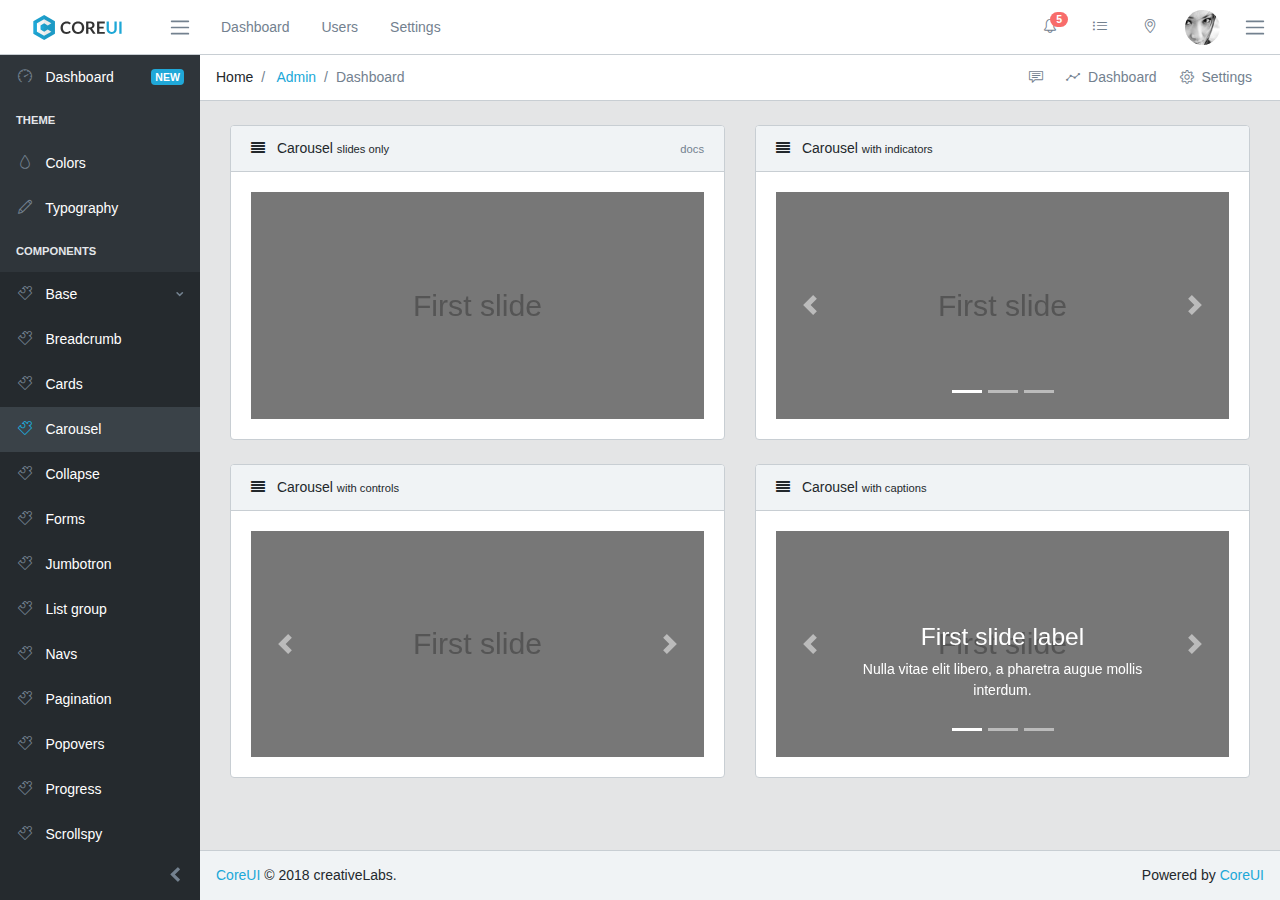
<file: base/carousel.html>
<!DOCTYPE html>
<!--
* CoreUI - Free Bootstrap Admin Template
* @version v2.0.0
* @link https://coreui.io
* Copyright (c) 2018 creativeLabs Łukasz Holeczek
* Licensed under MIT (https://coreui.io/license)
-->

<html lang="en">
  <head>
    <base href="./../">
    <meta charset="utf-8">
    <meta http-equiv="X-UA-Compatible" content="IE=edge">
    <meta name="viewport" content="width=device-width, initial-scale=1.0, shrink-to-fit=no">
    <meta name="description" content="CoreUI - Open Source Bootstrap Admin Template">
    <meta name="author" content="Łukasz Holeczek">
    <meta name="keyword" content="Bootstrap,Admin,Template,Open,Source,jQuery,CSS,HTML,RWD,Dashboard">
    <title>CoreUI Free Bootstrap Admin Template</title>
    <!-- Icons-->
    <link href="vendors/@coreui/icons/css/coreui-icons.min.css" rel="stylesheet">
    <link href="vendors/flag-icon-css/css/flag-icon.min.css" rel="stylesheet">
    <link href="vendors/font-awesome/css/font-awesome.min.css" rel="stylesheet">
    <link href="vendors/simple-line-icons/css/simple-line-icons.css" rel="stylesheet">
    <!-- Main styles for this application-->
    <link href="css/style.css" rel="stylesheet">
    <link href="vendors/pace-progress/css/pace.min.css" rel="stylesheet">
  </head>
  <body class="app header-fixed sidebar-fixed aside-menu-fixed sidebar-lg-show">
    <header class="app-header navbar">
      <button class="navbar-toggler sidebar-toggler d-lg-none mr-auto" type="button" data-toggle="sidebar-show">
        <span class="navbar-toggler-icon"></span>
      </button>
      <a class="navbar-brand" href="#">
        <img class="navbar-brand-full" src="img/brand/logo.svg" width="89" height="25" alt="CoreUI Logo">
        <img class="navbar-brand-minimized" src="img/brand/sygnet.svg" width="30" height="30" alt="CoreUI Logo">
      </a>
      <button class="navbar-toggler sidebar-toggler d-md-down-none" type="button" data-toggle="sidebar-lg-show">
        <span class="navbar-toggler-icon"></span>
      </button>
      <ul class="nav navbar-nav d-md-down-none">
        <li class="nav-item px-3">
          <a class="nav-link" href="#">Dashboard</a>
        </li>
        <li class="nav-item px-3">
          <a class="nav-link" href="#">Users</a>
        </li>
        <li class="nav-item px-3">
          <a class="nav-link" href="#">Settings</a>
        </li>
      </ul>
      <ul class="nav navbar-nav ml-auto">
        <li class="nav-item d-md-down-none">
          <a class="nav-link" href="#">
            <i class="icon-bell"></i>
            <span class="badge badge-pill badge-danger">5</span>
          </a>
        </li>
        <li class="nav-item d-md-down-none">
          <a class="nav-link" href="#">
            <i class="icon-list"></i>
          </a>
        </li>
        <li class="nav-item d-md-down-none">
          <a class="nav-link" href="#">
            <i class="icon-location-pin"></i>
          </a>
        </li>
        <li class="nav-item dropdown">
          <a class="nav-link" data-toggle="dropdown" href="#" role="button" aria-haspopup="true" aria-expanded="false">
            <img class="img-avatar" src="img/avatars/6.jpg" alt="admin@bootstrapmaster.com">
          </a>
          <div class="dropdown-menu dropdown-menu-right">
            <div class="dropdown-header text-center">
              <strong>Account</strong>
            </div>
            <a class="dropdown-item" href="#">
              <i class="fa fa-bell-o"></i> Updates
              <span class="badge badge-info">42</span>
            </a>
            <a class="dropdown-item" href="#">
              <i class="fa fa-envelope-o"></i> Messages
              <span class="badge badge-success">42</span>
            </a>
            <a class="dropdown-item" href="#">
              <i class="fa fa-tasks"></i> Tasks
              <span class="badge badge-danger">42</span>
            </a>
            <a class="dropdown-item" href="#">
              <i class="fa fa-comments"></i> Comments
              <span class="badge badge-warning">42</span>
            </a>
            <div class="dropdown-header text-center">
              <strong>Settings</strong>
            </div>
            <a class="dropdown-item" href="#">
              <i class="fa fa-user"></i> Profile</a>
            <a class="dropdown-item" href="#">
              <i class="fa fa-wrench"></i> Settings</a>
            <a class="dropdown-item" href="#">
              <i class="fa fa-usd"></i> Payments
              <span class="badge badge-secondary">42</span>
            </a>
            <a class="dropdown-item" href="#">
              <i class="fa fa-file"></i> Projects
              <span class="badge badge-primary">42</span>
            </a>
            <div class="divider"></div>
            <a class="dropdown-item" href="#">
              <i class="fa fa-shield"></i> Lock Account</a>
            <a class="dropdown-item" href="#">
              <i class="fa fa-lock"></i> Logout</a>
          </div>
        </li>
      </ul>
      <button class="navbar-toggler aside-menu-toggler d-md-down-none" type="button" data-toggle="aside-menu-lg-show">
        <span class="navbar-toggler-icon"></span>
      </button>
      <button class="navbar-toggler aside-menu-toggler d-lg-none" type="button" data-toggle="aside-menu-show">
        <span class="navbar-toggler-icon"></span>
      </button>
    </header>
    <div class="app-body">
      <div class="sidebar">
        <nav class="sidebar-nav">
          <ul class="nav">
            <li class="nav-item">
              <a class="nav-link" href="index.html">
                <i class="nav-icon icon-speedometer"></i> Dashboard
                <span class="badge badge-primary">NEW</span>
              </a>
            </li>
            <li class="nav-title">Theme</li>
            <li class="nav-item">
              <a class="nav-link" href="colors.html">
                <i class="nav-icon icon-drop"></i> Colors</a>
            </li>
            <li class="nav-item">
              <a class="nav-link" href="typography.html">
                <i class="nav-icon icon-pencil"></i> Typography</a>
            </li>
            <li class="nav-title">Components</li>
            <li class="nav-item nav-dropdown">
              <a class="nav-link nav-dropdown-toggle" href="#">
                <i class="nav-icon icon-puzzle"></i> Base</a>
              <ul class="nav-dropdown-items">
                <li class="nav-item">
                  <a class="nav-link" href="base/breadcrumb.html">
                    <i class="nav-icon icon-puzzle"></i> Breadcrumb</a>
                </li>
                <li class="nav-item">
                  <a class="nav-link" href="base/cards.html">
                    <i class="nav-icon icon-puzzle"></i> Cards</a>
                </li>
                <li class="nav-item">
                  <a class="nav-link" href="base/carousel.html">
                    <i class="nav-icon icon-puzzle"></i> Carousel</a>
                </li>
                <li class="nav-item">
                  <a class="nav-link" href="base/collapse.html">
                    <i class="nav-icon icon-puzzle"></i> Collapse</a>
                </li>
                <li class="nav-item">
                  <a class="nav-link" href="base/forms.html">
                    <i class="nav-icon icon-puzzle"></i> Forms</a>
                </li>
                <li class="nav-item">
                  <a class="nav-link" href="base/jumbotron.html">
                    <i class="nav-icon icon-puzzle"></i> Jumbotron</a>
                </li>
                <li class="nav-item">
                  <a class="nav-link" href="base/list-group.html">
                    <i class="nav-icon icon-puzzle"></i> List group</a>
                </li>
                <li class="nav-item">
                  <a class="nav-link" href="base/navs.html">
                    <i class="nav-icon icon-puzzle"></i> Navs</a>
                </li>
                <li class="nav-item">
                  <a class="nav-link" href="base/pagination.html">
                    <i class="nav-icon icon-puzzle"></i> Pagination</a>
                </li>
                <li class="nav-item">
                  <a class="nav-link" href="base/popovers.html">
                    <i class="nav-icon icon-puzzle"></i> Popovers</a>
                </li>
                <li class="nav-item">
                  <a class="nav-link" href="base/progress.html">
                    <i class="nav-icon icon-puzzle"></i> Progress</a>
                </li>
                <li class="nav-item">
                  <a class="nav-link" href="base/scrollspy.html">
                    <i class="nav-icon icon-puzzle"></i> Scrollspy</a>
                </li>
                <li class="nav-item">
                  <a class="nav-link" href="base/switches.html">
                    <i class="nav-icon icon-puzzle"></i> Switches</a>
                </li>
                <li class="nav-item">
                  <a class="nav-link" href="base/tables.html">
                    <i class="nav-icon icon-puzzle"></i> Tables</a>
                </li>
                <li class="nav-item">
                  <a class="nav-link" href="base/tabs.html">
                    <i class="nav-icon icon-puzzle"></i> Tabs</a>
                </li>
                <li class="nav-item">
                  <a class="nav-link" href="base/tooltips.html">
                    <i class="nav-icon icon-puzzle"></i> Tooltips</a>
                </li>
              </ul>
            </li>
            <li class="nav-item nav-dropdown">
              <a class="nav-link nav-dropdown-toggle" href="#">
                <i class="nav-icon icon-cursor"></i> Buttons</a>
              <ul class="nav-dropdown-items">
                <li class="nav-item">
                  <a class="nav-link" href="buttons/buttons.html">
                    <i class="nav-icon icon-cursor"></i> Buttons</a>
                </li>
                <li class="nav-item">
                  <a class="nav-link" href="buttons/button-group.html">
                    <i class="nav-icon icon-cursor"></i> Buttons Group</a>
                </li>
                <li class="nav-item">
                  <a class="nav-link" href="buttons/dropdowns.html">
                    <i class="nav-icon icon-cursor"></i> Dropdowns</a>
                </li>
                <li class="nav-item">
                  <a class="nav-link" href="buttons/brand-buttons.html">
                    <i class="nav-icon icon-cursor"></i> Brand Buttons</a>
                </li>
              </ul>
            </li>
            <li class="nav-item">
              <a class="nav-link" href="charts.html">
                <i class="nav-icon icon-pie-chart"></i> Charts</a>
            </li>
            <li class="nav-item nav-dropdown">
              <a class="nav-link nav-dropdown-toggle" href="#">
                <i class="nav-icon icon-star"></i> Icons</a>
              <ul class="nav-dropdown-items">
                <li class="nav-item">
                  <a class="nav-link" href="icons/coreui-icons.html">
                    <i class="nav-icon icon-star"></i> CoreUI Icons
                    <span class="badge badge-success">NEW</span>
                  </a>
                  <a class="nav-link" href="icons/flags.html">
                    <i class="nav-icon icon-star"></i> Flags</a>
                </li>
                <li class="nav-item">
                  <a class="nav-link" href="icons/font-awesome.html">
                    <i class="nav-icon icon-star"></i> Font Awesome
                    <span class="badge badge-secondary">4.7</span>
                  </a>
                </li>
                <li class="nav-item">
                  <a class="nav-link" href="icons/simple-line-icons.html">
                    <i class="nav-icon icon-star"></i> Simple Line Icons</a>
                </li>
              </ul>
            </li>
            <li class="nav-item nav-dropdown">
              <a class="nav-link nav-dropdown-toggle" href="#">
                <i class="nav-icon icon-bell"></i> Notifications</a>
              <ul class="nav-dropdown-items">
                <li class="nav-item">
                  <a class="nav-link" href="notifications/alerts.html">
                    <i class="nav-icon icon-bell"></i> Alerts</a>
                </li>
                <li class="nav-item">
                  <a class="nav-link" href="notifications/badge.html">
                    <i class="nav-icon icon-bell"></i> Badge</a>
                </li>
                <li class="nav-item">
                  <a class="nav-link" href="notifications/modals.html">
                    <i class="nav-icon icon-bell"></i> Modals</a>
                </li>
              </ul>
            </li>
            <li class="nav-item">
              <a class="nav-link" href="widgets.html">
                <i class="nav-icon icon-calculator"></i> Widgets
                <span class="badge badge-primary">NEW</span>
              </a>
            </li>
            <li class="divider"></li>
            <li class="nav-title">Extras</li>
            <li class="nav-item nav-dropdown">
              <a class="nav-link nav-dropdown-toggle" href="#">
                <i class="nav-icon icon-star"></i> Pages</a>
              <ul class="nav-dropdown-items">
                <li class="nav-item">
                  <a class="nav-link" href="login.html" target="_top">
                    <i class="nav-icon icon-star"></i> Login</a>
                </li>
                <li class="nav-item">
                  <a class="nav-link" href="register.html" target="_top">
                    <i class="nav-icon icon-star"></i> Register</a>
                </li>
                <li class="nav-item">
                  <a class="nav-link" href="404.html" target="_top">
                    <i class="nav-icon icon-star"></i> Error 404</a>
                </li>
                <li class="nav-item">
                  <a class="nav-link" href="500.html" target="_top">
                    <i class="nav-icon icon-star"></i> Error 500</a>
                </li>
              </ul>
            </li>
            <li class="nav-item mt-auto">
              <a class="nav-link nav-link-success" href="https://coreui.io" target="_top">
                <i class="nav-icon icon-cloud-download"></i> Download CoreUI</a>
            </li>
            <li class="nav-item">
              <a class="nav-link nav-link-danger" href="https://coreui.io/pro/" target="_top">
                <i class="nav-icon icon-layers"></i> Try CoreUI
                <strong>PRO</strong>
              </a>
            </li>
          </ul>
        </nav>
        <button class="sidebar-minimizer brand-minimizer" type="button"></button>
      </div>
      <main class="main">
        <!-- Breadcrumb-->
        <ol class="breadcrumb">
          <li class="breadcrumb-item">Home</li>
          <li class="breadcrumb-item">
            <a href="#">Admin</a>
          </li>
          <li class="breadcrumb-item active">Dashboard</li>
          <!-- Breadcrumb Menu-->
          <li class="breadcrumb-menu d-md-down-none">
            <div class="btn-group" role="group" aria-label="Button group">
              <a class="btn" href="#">
                <i class="icon-speech"></i>
              </a>
              <a class="btn" href="./">
                <i class="icon-graph"></i>  Dashboard</a>
              <a class="btn" href="#">
                <i class="icon-settings"></i>  Settings</a>
            </div>
          </li>
        </ol>
        <div class="container-fluid">
          <div class="animated fadeIn">
            <div class="row">
              <div class="col-sm-12 col-xl-6">
                <div class="card">
                  <div class="card-header">
                    <i class="fa fa-align-justify"></i> Carousel
                    <small>slides only</small>
                    <div class="card-header-actions">
                      <a class="card-header-action" href="http://coreui.io/docs/components/bootstrap-carousel/" target="_blank">
                        <small class="text-muted">docs</small>
                      </a>
                    </div>
                  </div>
                  <div class="card-body">
                    <div class="carousel slide" id="carouselExampleSlidesOnly" data-ride="carousel">
                      <div class="carousel-inner">
                        <div class="carousel-item active">
                          <img class="d-block w-100" data-src="holder.js/800x400?auto=yes&amp;bg=777&amp;fg=555&amp;text=First slide" alt="First slide [800x400]" src="data:image/svg+xml;charset=UTF-8,%3Csvg%20width%3D%22800%22%20height%3D%22400%22%20xmlns%3D%22http%3A%2F%2Fwww.w3.org%2F2000%2Fsvg%22%20viewBox%3D%220%200%20800%20400%22%20preserveAspectRatio%3D%22none%22%3E%3Cdefs%3E%3Cstyle%20type%3D%22text%2Fcss%22%3E%23holder_160549c9266%20text%20%7B%20fill%3A%23555%3Bfont-weight%3Anormal%3Bfont-family%3AHelvetica%2C%20monospace%3Bfont-size%3A40pt%20%7D%20%3C%2Fstyle%3E%3C%2Fdefs%3E%3Cg%20id%3D%22holder_160549c9266%22%3E%3Crect%20width%3D%22800%22%20height%3D%22400%22%20fill%3D%22%23777%22%3E%3C%2Frect%3E%3Cg%3E%3Ctext%20x%3D%22285.9296875%22%20y%3D%22217.75625%22%3EFirst%20slide%3C%2Ftext%3E%3C%2Fg%3E%3C%2Fg%3E%3C%2Fsvg%3E"
                            data-holder-rendered="true">
                        </div>
                        <div class="carousel-item">
                          <img class="d-block w-100" data-src="holder.js/800x400?auto=yes&amp;bg=666&amp;fg=444&amp;text=Second slide" alt="Second slide [800x400]" src="data:image/svg+xml;charset=UTF-8,%3Csvg%20width%3D%22800%22%20height%3D%22400%22%20xmlns%3D%22http%3A%2F%2Fwww.w3.org%2F2000%2Fsvg%22%20viewBox%3D%220%200%20800%20400%22%20preserveAspectRatio%3D%22none%22%3E%3Cdefs%3E%3Cstyle%20type%3D%22text%2Fcss%22%3E%23holder_160549c9269%20text%20%7B%20fill%3A%23444%3Bfont-weight%3Anormal%3Bfont-family%3AHelvetica%2C%20monospace%3Bfont-size%3A40pt%20%7D%20%3C%2Fstyle%3E%3C%2Fdefs%3E%3Cg%20id%3D%22holder_160549c9269%22%3E%3Crect%20width%3D%22800%22%20height%3D%22400%22%20fill%3D%22%23666%22%3E%3C%2Frect%3E%3Cg%3E%3Ctext%20x%3D%22247.3203125%22%20y%3D%22217.75625%22%3ESecond%20slide%3C%2Ftext%3E%3C%2Fg%3E%3C%2Fg%3E%3C%2Fsvg%3E"
                            data-holder-rendered="true">
                        </div>
                        <div class="carousel-item">
                          <img class="d-block w-100" data-src="holder.js/800x400?auto=yes&amp;bg=555&amp;fg=333&amp;text=Third slide" alt="Third slide [800x400]" src="data:image/svg+xml;charset=UTF-8,%3Csvg%20width%3D%22800%22%20height%3D%22400%22%20xmlns%3D%22http%3A%2F%2Fwww.w3.org%2F2000%2Fsvg%22%20viewBox%3D%220%200%20800%20400%22%20preserveAspectRatio%3D%22none%22%3E%3Cdefs%3E%3Cstyle%20type%3D%22text%2Fcss%22%3E%23holder_160549c926a%20text%20%7B%20fill%3A%23333%3Bfont-weight%3Anormal%3Bfont-family%3AHelvetica%2C%20monospace%3Bfont-size%3A40pt%20%7D%20%3C%2Fstyle%3E%3C%2Fdefs%3E%3Cg%20id%3D%22holder_160549c926a%22%3E%3Crect%20width%3D%22800%22%20height%3D%22400%22%20fill%3D%22%23555%22%3E%3C%2Frect%3E%3Cg%3E%3Ctext%20x%3D%22277.0078125%22%20y%3D%22217.75625%22%3EThird%20slide%3C%2Ftext%3E%3C%2Fg%3E%3C%2Fg%3E%3C%2Fsvg%3E"
                            data-holder-rendered="true">
                        </div>
                      </div>
                    </div>
                  </div>
                </div>
                <div class="card">
                  <div class="card-header">
                    <i class="fa fa-align-justify"></i> Carousel
                    <small>with controls</small>
                  </div>
                  <div class="card-body">
                    <div class="carousel slide" id="carouselExampleControls" data-ride="carousel">
                      <div class="carousel-inner">
                        <div class="carousel-item active">
                          <img class="d-block w-100" data-src="holder.js/800x400?auto=yes&amp;bg=777&amp;fg=555&amp;text=First slide" alt="First slide [800x400]" src="data:image/svg+xml;charset=UTF-8,%3Csvg%20width%3D%22800%22%20height%3D%22400%22%20xmlns%3D%22http%3A%2F%2Fwww.w3.org%2F2000%2Fsvg%22%20viewBox%3D%220%200%20800%20400%22%20preserveAspectRatio%3D%22none%22%3E%3Cdefs%3E%3Cstyle%20type%3D%22text%2Fcss%22%3E%23holder_160549c926c%20text%20%7B%20fill%3A%23555%3Bfont-weight%3Anormal%3Bfont-family%3AHelvetica%2C%20monospace%3Bfont-size%3A40pt%20%7D%20%3C%2Fstyle%3E%3C%2Fdefs%3E%3Cg%20id%3D%22holder_160549c926c%22%3E%3Crect%20width%3D%22800%22%20height%3D%22400%22%20fill%3D%22%23777%22%3E%3C%2Frect%3E%3Cg%3E%3Ctext%20x%3D%22285.9296875%22%20y%3D%22217.75625%22%3EFirst%20slide%3C%2Ftext%3E%3C%2Fg%3E%3C%2Fg%3E%3C%2Fsvg%3E"
                            data-holder-rendered="true">
                        </div>
                        <div class="carousel-item">
                          <img class="d-block w-100" data-src="holder.js/800x400?auto=yes&amp;bg=666&amp;fg=444&amp;text=Second slide" alt="Second slide [800x400]" src="data:image/svg+xml;charset=UTF-8,%3Csvg%20width%3D%22800%22%20height%3D%22400%22%20xmlns%3D%22http%3A%2F%2Fwww.w3.org%2F2000%2Fsvg%22%20viewBox%3D%220%200%20800%20400%22%20preserveAspectRatio%3D%22none%22%3E%3Cdefs%3E%3Cstyle%20type%3D%22text%2Fcss%22%3E%23holder_160549c926e%20text%20%7B%20fill%3A%23444%3Bfont-weight%3Anormal%3Bfont-family%3AHelvetica%2C%20monospace%3Bfont-size%3A40pt%20%7D%20%3C%2Fstyle%3E%3C%2Fdefs%3E%3Cg%20id%3D%22holder_160549c926e%22%3E%3Crect%20width%3D%22800%22%20height%3D%22400%22%20fill%3D%22%23666%22%3E%3C%2Frect%3E%3Cg%3E%3Ctext%20x%3D%22247.3203125%22%20y%3D%22217.75625%22%3ESecond%20slide%3C%2Ftext%3E%3C%2Fg%3E%3C%2Fg%3E%3C%2Fsvg%3E"
                            data-holder-rendered="true">
                        </div>
                        <div class="carousel-item">
                          <img class="d-block w-100" data-src="holder.js/800x400?auto=yes&amp;bg=555&amp;fg=333&amp;text=Third slide" alt="Third slide [800x400]" src="data:image/svg+xml;charset=UTF-8,%3Csvg%20width%3D%22800%22%20height%3D%22400%22%20xmlns%3D%22http%3A%2F%2Fwww.w3.org%2F2000%2Fsvg%22%20viewBox%3D%220%200%20800%20400%22%20preserveAspectRatio%3D%22none%22%3E%3Cdefs%3E%3Cstyle%20type%3D%22text%2Fcss%22%3E%23holder_160549c926f%20text%20%7B%20fill%3A%23333%3Bfont-weight%3Anormal%3Bfont-family%3AHelvetica%2C%20monospace%3Bfont-size%3A40pt%20%7D%20%3C%2Fstyle%3E%3C%2Fdefs%3E%3Cg%20id%3D%22holder_160549c926f%22%3E%3Crect%20width%3D%22800%22%20height%3D%22400%22%20fill%3D%22%23555%22%3E%3C%2Frect%3E%3Cg%3E%3Ctext%20x%3D%22277.0078125%22%20y%3D%22217.75625%22%3EThird%20slide%3C%2Ftext%3E%3C%2Fg%3E%3C%2Fg%3E%3C%2Fsvg%3E"
                            data-holder-rendered="true">
                        </div>
                      </div>
                      <a class="carousel-control-prev" href="#carouselExampleControls" role="button" data-slide="prev">
                        <span class="carousel-control-prev-icon" aria-hidden="true"></span>
                        <span class="sr-only">Previous</span>
                      </a>
                      <a class="carousel-control-next" href="#carouselExampleControls" role="button" data-slide="next">
                        <span class="carousel-control-next-icon" aria-hidden="true"></span>
                        <span class="sr-only">Next</span>
                      </a>
                    </div>
                  </div>
                </div>
              </div>
              <div class="col-sm-12 col-xl-6">
                <div class="card">
                  <div class="card-header">
                    <i class="fa fa-align-justify"></i> Carousel
                    <small>with indicators</small>
                  </div>
                  <div class="card-body">
                    <div class="carousel slide" id="carouselExampleIndicators" data-ride="carousel">
                      <ol class="carousel-indicators">
                        <li class="active" data-target="#carouselExampleIndicators" data-slide-to="0"></li>
                        <li data-target="#carouselExampleIndicators" data-slide-to="1"></li>
                        <li data-target="#carouselExampleIndicators" data-slide-to="2"></li>
                      </ol>
                      <div class="carousel-inner">
                        <div class="carousel-item active">
                          <img class="d-block w-100" data-src="holder.js/800x400?auto=yes&amp;bg=777&amp;fg=555&amp;text=First slide" alt="First slide [800x400]" src="data:image/svg+xml;charset=UTF-8,%3Csvg%20width%3D%22800%22%20height%3D%22400%22%20xmlns%3D%22http%3A%2F%2Fwww.w3.org%2F2000%2Fsvg%22%20viewBox%3D%220%200%20800%20400%22%20preserveAspectRatio%3D%22none%22%3E%3Cdefs%3E%3Cstyle%20type%3D%22text%2Fcss%22%3E%23holder_160549c9270%20text%20%7B%20fill%3A%23555%3Bfont-weight%3Anormal%3Bfont-family%3AHelvetica%2C%20monospace%3Bfont-size%3A40pt%20%7D%20%3C%2Fstyle%3E%3C%2Fdefs%3E%3Cg%20id%3D%22holder_160549c9270%22%3E%3Crect%20width%3D%22800%22%20height%3D%22400%22%20fill%3D%22%23777%22%3E%3C%2Frect%3E%3Cg%3E%3Ctext%20x%3D%22285.9296875%22%20y%3D%22217.75625%22%3EFirst%20slide%3C%2Ftext%3E%3C%2Fg%3E%3C%2Fg%3E%3C%2Fsvg%3E"
                            data-holder-rendered="true">
                        </div>
                        <div class="carousel-item">
                          <img class="d-block w-100" data-src="holder.js/800x400?auto=yes&amp;bg=666&amp;fg=444&amp;text=Second slide" alt="Second slide [800x400]" src="data:image/svg+xml;charset=UTF-8,%3Csvg%20width%3D%22800%22%20height%3D%22400%22%20xmlns%3D%22http%3A%2F%2Fwww.w3.org%2F2000%2Fsvg%22%20viewBox%3D%220%200%20800%20400%22%20preserveAspectRatio%3D%22none%22%3E%3Cdefs%3E%3Cstyle%20type%3D%22text%2Fcss%22%3E%23holder_160549c9272%20text%20%7B%20fill%3A%23444%3Bfont-weight%3Anormal%3Bfont-family%3AHelvetica%2C%20monospace%3Bfont-size%3A40pt%20%7D%20%3C%2Fstyle%3E%3C%2Fdefs%3E%3Cg%20id%3D%22holder_160549c9272%22%3E%3Crect%20width%3D%22800%22%20height%3D%22400%22%20fill%3D%22%23666%22%3E%3C%2Frect%3E%3Cg%3E%3Ctext%20x%3D%22247.3203125%22%20y%3D%22217.75625%22%3ESecond%20slide%3C%2Ftext%3E%3C%2Fg%3E%3C%2Fg%3E%3C%2Fsvg%3E"
                            data-holder-rendered="true">
                        </div>
                        <div class="carousel-item">
                          <img class="d-block w-100" data-src="holder.js/800x400?auto=yes&amp;bg=555&amp;fg=333&amp;text=Third slide" alt="Third slide [800x400]" src="data:image/svg+xml;charset=UTF-8,%3Csvg%20width%3D%22800%22%20height%3D%22400%22%20xmlns%3D%22http%3A%2F%2Fwww.w3.org%2F2000%2Fsvg%22%20viewBox%3D%220%200%20800%20400%22%20preserveAspectRatio%3D%22none%22%3E%3Cdefs%3E%3Cstyle%20type%3D%22text%2Fcss%22%3E%23holder_160549c9273%20text%20%7B%20fill%3A%23333%3Bfont-weight%3Anormal%3Bfont-family%3AHelvetica%2C%20monospace%3Bfont-size%3A40pt%20%7D%20%3C%2Fstyle%3E%3C%2Fdefs%3E%3Cg%20id%3D%22holder_160549c9273%22%3E%3Crect%20width%3D%22800%22%20height%3D%22400%22%20fill%3D%22%23555%22%3E%3C%2Frect%3E%3Cg%3E%3Ctext%20x%3D%22277.0078125%22%20y%3D%22217.75625%22%3EThird%20slide%3C%2Ftext%3E%3C%2Fg%3E%3C%2Fg%3E%3C%2Fsvg%3E"
                            data-holder-rendered="true">
                        </div>
                      </div>
                      <a class="carousel-control-prev" href="#carouselExampleIndicators" role="button" data-slide="prev">
                        <span class="carousel-control-prev-icon" aria-hidden="true"></span>
                        <span class="sr-only">Previous</span>
                      </a>
                      <a class="carousel-control-next" href="#carouselExampleIndicators" role="button" data-slide="next">
                        <span class="carousel-control-next-icon" aria-hidden="true"></span>
                        <span class="sr-only">Next</span>
                      </a>
                    </div>
                  </div>
                </div>
                <div class="card">
                  <div class="card-header">
                    <i class="fa fa-align-justify"></i> Carousel
                    <small>with captions</small>
                  </div>
                  <div class="card-body">
                    <div class="carousel slide" id="carouselExampleCaptions" data-ride="carousel">
                      <ol class="carousel-indicators">
                        <li class="active" data-target="#carouselExampleCaptions" data-slide-to="0"></li>
                        <li data-target="#carouselExampleCaptions" data-slide-to="1"></li>
                        <li data-target="#carouselExampleCaptions" data-slide-to="2"></li>
                      </ol>
                      <div class="carousel-inner">
                        <div class="carousel-item active">
                          <img class="d-block w-100" data-src="holder.js/800x400?auto=yes&amp;bg=777&amp;fg=555&amp;text=First slide" alt="First slide [800x400]" src="data:image/svg+xml;charset=UTF-8,%3Csvg%20width%3D%22800%22%20height%3D%22400%22%20xmlns%3D%22http%3A%2F%2Fwww.w3.org%2F2000%2Fsvg%22%20viewBox%3D%220%200%20800%20400%22%20preserveAspectRatio%3D%22none%22%3E%3Cdefs%3E%3Cstyle%20type%3D%22text%2Fcss%22%3E%23holder_160549c9274%20text%20%7B%20fill%3A%23555%3Bfont-weight%3Anormal%3Bfont-family%3AHelvetica%2C%20monospace%3Bfont-size%3A40pt%20%7D%20%3C%2Fstyle%3E%3C%2Fdefs%3E%3Cg%20id%3D%22holder_160549c9274%22%3E%3Crect%20width%3D%22800%22%20height%3D%22400%22%20fill%3D%22%23777%22%3E%3C%2Frect%3E%3Cg%3E%3Ctext%20x%3D%22285.9296875%22%20y%3D%22217.75625%22%3EFirst%20slide%3C%2Ftext%3E%3C%2Fg%3E%3C%2Fg%3E%3C%2Fsvg%3E"
                            data-holder-rendered="true">
                          <div class="carousel-caption d-none d-md-block">
                            <h3>First slide label</h3>
                            <p>Nulla vitae elit libero, a pharetra augue mollis interdum.</p>
                          </div>
                        </div>
                        <div class="carousel-item">
                          <img class="d-block w-100" data-src="holder.js/800x400?auto=yes&amp;bg=666&amp;fg=444&amp;text=Second slide" alt="Second slide [800x400]" src="data:image/svg+xml;charset=UTF-8,%3Csvg%20width%3D%22800%22%20height%3D%22400%22%20xmlns%3D%22http%3A%2F%2Fwww.w3.org%2F2000%2Fsvg%22%20viewBox%3D%220%200%20800%20400%22%20preserveAspectRatio%3D%22none%22%3E%3Cdefs%3E%3Cstyle%20type%3D%22text%2Fcss%22%3E%23holder_160549c9275%20text%20%7B%20fill%3A%23444%3Bfont-weight%3Anormal%3Bfont-family%3AHelvetica%2C%20monospace%3Bfont-size%3A40pt%20%7D%20%3C%2Fstyle%3E%3C%2Fdefs%3E%3Cg%20id%3D%22holder_160549c9275%22%3E%3Crect%20width%3D%22800%22%20height%3D%22400%22%20fill%3D%22%23666%22%3E%3C%2Frect%3E%3Cg%3E%3Ctext%20x%3D%22247.3203125%22%20y%3D%22217.75625%22%3ESecond%20slide%3C%2Ftext%3E%3C%2Fg%3E%3C%2Fg%3E%3C%2Fsvg%3E"
                            data-holder-rendered="true">
                          <div class="carousel-caption d-none d-md-block">
                            <h3>Second slide label</h3>
                            <p>Lorem ipsum dolor sit amet, consectetur adipiscing elit.</p>
                          </div>
                        </div>
                        <div class="carousel-item">
                          <img class="d-block w-100" data-src="holder.js/800x400?auto=yes&amp;bg=555&amp;fg=333&amp;text=Third slide" alt="Third slide [800x400]" src="data:image/svg+xml;charset=UTF-8,%3Csvg%20width%3D%22800%22%20height%3D%22400%22%20xmlns%3D%22http%3A%2F%2Fwww.w3.org%2F2000%2Fsvg%22%20viewBox%3D%220%200%20800%20400%22%20preserveAspectRatio%3D%22none%22%3E%3Cdefs%3E%3Cstyle%20type%3D%22text%2Fcss%22%3E%23holder_160549c9277%20text%20%7B%20fill%3A%23333%3Bfont-weight%3Anormal%3Bfont-family%3AHelvetica%2C%20monospace%3Bfont-size%3A40pt%20%7D%20%3C%2Fstyle%3E%3C%2Fdefs%3E%3Cg%20id%3D%22holder_160549c9277%22%3E%3Crect%20width%3D%22800%22%20height%3D%22400%22%20fill%3D%22%23555%22%3E%3C%2Frect%3E%3Cg%3E%3Ctext%20x%3D%22277.0078125%22%20y%3D%22217.75625%22%3EThird%20slide%3C%2Ftext%3E%3C%2Fg%3E%3C%2Fg%3E%3C%2Fsvg%3E"
                            data-holder-rendered="true">
                          <div class="carousel-caption d-none d-md-block">
                            <h3>Third slide label</h3>
                            <p>Praesent commodo cursus magna, vel scelerisque nisl consectetur.</p>
                          </div>
                        </div>
                      </div>
                      <a class="carousel-control-prev" href="#carouselExampleCaptions" role="button" data-slide="prev">
                        <span class="carousel-control-prev-icon" aria-hidden="true"></span>
                        <span class="sr-only">Previous</span>
                      </a>
                      <a class="carousel-control-next" href="#carouselExampleCaptions" role="button" data-slide="next">
                        <span class="carousel-control-next-icon" aria-hidden="true"></span>
                        <span class="sr-only">Next</span>
                      </a>
                    </div>
                  </div>
                </div>
              </div>
            </div>
          </div>
        </div>
      </main>
      <aside class="aside-menu">
        <ul class="nav nav-tabs" role="tablist">
          <li class="nav-item">
            <a class="nav-link active" data-toggle="tab" href="#timeline" role="tab">
              <i class="icon-list"></i>
            </a>
          </li>
          <li class="nav-item">
            <a class="nav-link" data-toggle="tab" href="#messages" role="tab">
              <i class="icon-speech"></i>
            </a>
          </li>
          <li class="nav-item">
            <a class="nav-link" data-toggle="tab" href="#settings" role="tab">
              <i class="icon-settings"></i>
            </a>
          </li>
        </ul>
        <!-- Tab panes-->
        <div class="tab-content">
          <div class="tab-pane active" id="timeline" role="tabpanel">
            <div class="list-group list-group-accent">
              <div class="list-group-item list-group-item-accent-secondary bg-light text-center font-weight-bold text-muted text-uppercase small">Today</div>
              <div class="list-group-item list-group-item-accent-warning list-group-item-divider">
                <div class="avatar float-right">
                  <img class="img-avatar" src="img/avatars/7.jpg" alt="admin@bootstrapmaster.com">
                </div>
                <div>Meeting with
                  <strong>Lucas</strong>
                </div>
                <small class="text-muted mr-3">
                  <i class="icon-calendar"></i>  1 - 3pm</small>
                <small class="text-muted">
                  <i class="icon-location-pin"></i>  Palo Alto, CA</small>
              </div>
              <div class="list-group-item list-group-item-accent-info">
                <div class="avatar float-right">
                  <img class="img-avatar" src="img/avatars/4.jpg" alt="admin@bootstrapmaster.com">
                </div>
                <div>Skype with
                  <strong>Megan</strong>
                </div>
                <small class="text-muted mr-3">
                  <i class="icon-calendar"></i>  4 - 5pm</small>
                <small class="text-muted">
                  <i class="icon-social-skype"></i>  On-line</small>
              </div>
              <div class="list-group-item list-group-item-accent-secondary bg-light text-center font-weight-bold text-muted text-uppercase small">Tomorrow</div>
              <div class="list-group-item list-group-item-accent-danger list-group-item-divider">
                <div>New UI Project -
                  <strong>deadline</strong>
                </div>
                <small class="text-muted mr-3">
                  <i class="icon-calendar"></i>  10 - 11pm</small>
                <small class="text-muted">
                  <i class="icon-home"></i>  creativeLabs HQ</small>
                <div class="avatars-stack mt-2">
                  <div class="avatar avatar-xs">
                    <img class="img-avatar" src="img/avatars/2.jpg" alt="admin@bootstrapmaster.com">
                  </div>
                  <div class="avatar avatar-xs">
                    <img class="img-avatar" src="img/avatars/3.jpg" alt="admin@bootstrapmaster.com">
                  </div>
                  <div class="avatar avatar-xs">
                    <img class="img-avatar" src="img/avatars/4.jpg" alt="admin@bootstrapmaster.com">
                  </div>
                  <div class="avatar avatar-xs">
                    <img class="img-avatar" src="img/avatars/5.jpg" alt="admin@bootstrapmaster.com">
                  </div>
                  <div class="avatar avatar-xs">
                    <img class="img-avatar" src="img/avatars/6.jpg" alt="admin@bootstrapmaster.com">
                  </div>
                </div>
              </div>
              <div class="list-group-item list-group-item-accent-success list-group-item-divider">
                <div>
                  <strong>#10 Startups.Garden</strong> Meetup</div>
                <small class="text-muted mr-3">
                  <i class="icon-calendar"></i>  1 - 3pm</small>
                <small class="text-muted">
                  <i class="icon-location-pin"></i>  Palo Alto, CA</small>
              </div>
              <div class="list-group-item list-group-item-accent-primary list-group-item-divider">
                <div>
                  <strong>Team meeting</strong>
                </div>
                <small class="text-muted mr-3">
                  <i class="icon-calendar"></i>  4 - 6pm</small>
                <small class="text-muted">
                  <i class="icon-home"></i>  creativeLabs HQ</small>
                <div class="avatars-stack mt-2">
                  <div class="avatar avatar-xs">
                    <img class="img-avatar" src="img/avatars/2.jpg" alt="admin@bootstrapmaster.com">
                  </div>
                  <div class="avatar avatar-xs">
                    <img class="img-avatar" src="img/avatars/3.jpg" alt="admin@bootstrapmaster.com">
                  </div>
                  <div class="avatar avatar-xs">
                    <img class="img-avatar" src="img/avatars/4.jpg" alt="admin@bootstrapmaster.com">
                  </div>
                  <div class="avatar avatar-xs">
                    <img class="img-avatar" src="img/avatars/5.jpg" alt="admin@bootstrapmaster.com">
                  </div>
                  <div class="avatar avatar-xs">
                    <img class="img-avatar" src="img/avatars/6.jpg" alt="admin@bootstrapmaster.com">
                  </div>
                  <div class="avatar avatar-xs">
                    <img class="img-avatar" src="img/avatars/7.jpg" alt="admin@bootstrapmaster.com">
                  </div>
                  <div class="avatar avatar-xs">
                    <img class="img-avatar" src="img/avatars/8.jpg" alt="admin@bootstrapmaster.com">
                  </div>
                </div>
              </div>
            </div>
          </div>
          <div class="tab-pane p-3" id="messages" role="tabpanel">
            <div class="message">
              <div class="py-3 pb-5 mr-3 float-left">
                <div class="avatar">
                  <img class="img-avatar" src="img/avatars/7.jpg" alt="admin@bootstrapmaster.com">
                  <span class="avatar-status badge-success"></span>
                </div>
              </div>
              <div>
                <small class="text-muted">Lukasz Holeczek</small>
                <small class="text-muted float-right mt-1">1:52 PM</small>
              </div>
              <div class="text-truncate font-weight-bold">Lorem ipsum dolor sit amet</div>
              <small class="text-muted">Lorem ipsum dolor sit amet, consectetur adipisicing elit, sed do eiusmod tempor incididunt...</small>
            </div>
            <hr>
            <div class="message">
              <div class="py-3 pb-5 mr-3 float-left">
                <div class="avatar">
                  <img class="img-avatar" src="img/avatars/7.jpg" alt="admin@bootstrapmaster.com">
                  <span class="avatar-status badge-success"></span>
                </div>
              </div>
              <div>
                <small class="text-muted">Lukasz Holeczek</small>
                <small class="text-muted float-right mt-1">1:52 PM</small>
              </div>
              <div class="text-truncate font-weight-bold">Lorem ipsum dolor sit amet</div>
              <small class="text-muted">Lorem ipsum dolor sit amet, consectetur adipisicing elit, sed do eiusmod tempor incididunt...</small>
            </div>
            <hr>
            <div class="message">
              <div class="py-3 pb-5 mr-3 float-left">
                <div class="avatar">
                  <img class="img-avatar" src="img/avatars/7.jpg" alt="admin@bootstrapmaster.com">
                  <span class="avatar-status badge-success"></span>
                </div>
              </div>
              <div>
                <small class="text-muted">Lukasz Holeczek</small>
                <small class="text-muted float-right mt-1">1:52 PM</small>
              </div>
              <div class="text-truncate font-weight-bold">Lorem ipsum dolor sit amet</div>
              <small class="text-muted">Lorem ipsum dolor sit amet, consectetur adipisicing elit, sed do eiusmod tempor incididunt...</small>
            </div>
            <hr>
            <div class="message">
              <div class="py-3 pb-5 mr-3 float-left">
                <div class="avatar">
                  <img class="img-avatar" src="img/avatars/7.jpg" alt="admin@bootstrapmaster.com">
                  <span class="avatar-status badge-success"></span>
                </div>
              </div>
              <div>
                <small class="text-muted">Lukasz Holeczek</small>
                <small class="text-muted float-right mt-1">1:52 PM</small>
              </div>
              <div class="text-truncate font-weight-bold">Lorem ipsum dolor sit amet</div>
              <small class="text-muted">Lorem ipsum dolor sit amet, consectetur adipisicing elit, sed do eiusmod tempor incididunt...</small>
            </div>
            <hr>
            <div class="message">
              <div class="py-3 pb-5 mr-3 float-left">
                <div class="avatar">
                  <img class="img-avatar" src="img/avatars/7.jpg" alt="admin@bootstrapmaster.com">
                  <span class="avatar-status badge-success"></span>
                </div>
              </div>
              <div>
                <small class="text-muted">Lukasz Holeczek</small>
                <small class="text-muted float-right mt-1">1:52 PM</small>
              </div>
              <div class="text-truncate font-weight-bold">Lorem ipsum dolor sit amet</div>
              <small class="text-muted">Lorem ipsum dolor sit amet, consectetur adipisicing elit, sed do eiusmod tempor incididunt...</small>
            </div>
          </div>
          <div class="tab-pane p-3" id="settings" role="tabpanel">
            <h6>Settings</h6>
            <div class="aside-options">
              <div class="clearfix mt-4">
                <small>
                  <b>Option 1</b>
                </small>
                <label class="switch switch-label switch-pill switch-success switch-sm float-right">
                  <input class="switch-input" type="checkbox" checked="">
                  <span class="switch-slider" data-checked="On" data-unchecked="Off"></span>
                </label>
              </div>
              <div>
                <small class="text-muted">Lorem ipsum dolor sit amet, consectetur adipisicing elit, sed do eiusmod tempor incididunt ut labore et dolore magna aliqua.</small>
              </div>
            </div>
            <div class="aside-options">
              <div class="clearfix mt-3">
                <small>
                  <b>Option 2</b>
                </small>
                <label class="switch switch-label switch-pill switch-success switch-sm float-right">
                  <input class="switch-input" type="checkbox">
                  <span class="switch-slider" data-checked="On" data-unchecked="Off"></span>
                </label>
              </div>
              <div>
                <small class="text-muted">Lorem ipsum dolor sit amet, consectetur adipisicing elit, sed do eiusmod tempor incididunt ut labore et dolore magna aliqua.</small>
              </div>
            </div>
            <div class="aside-options">
              <div class="clearfix mt-3">
                <small>
                  <b>Option 3</b>
                </small>
                <label class="switch switch-label switch-pill switch-success switch-sm float-right">
                  <input class="switch-input" type="checkbox">
                  <span class="switch-slider" data-checked="On" data-unchecked="Off"></span>
                </label>
              </div>
            </div>
            <div class="aside-options">
              <div class="clearfix mt-3">
                <small>
                  <b>Option 4</b>
                </small>
                <label class="switch switch-label switch-pill switch-success switch-sm float-right">
                  <input class="switch-input" type="checkbox" checked="">
                  <span class="switch-slider" data-checked="On" data-unchecked="Off"></span>
                </label>
              </div>
            </div>
            <hr>
            <h6>System Utilization</h6>
            <div class="text-uppercase mb-1 mt-4">
              <small>
                <b>CPU Usage</b>
              </small>
            </div>
            <div class="progress progress-xs">
              <div class="progress-bar bg-info" role="progressbar" style="width: 25%" aria-valuenow="25" aria-valuemin="0" aria-valuemax="100"></div>
            </div>
            <small class="text-muted">348 Processes. 1/4 Cores.</small>
            <div class="text-uppercase mb-1 mt-2">
              <small>
                <b>Memory Usage</b>
              </small>
            </div>
            <div class="progress progress-xs">
              <div class="progress-bar bg-warning" role="progressbar" style="width: 70%" aria-valuenow="70" aria-valuemin="0" aria-valuemax="100"></div>
            </div>
            <small class="text-muted">11444GB/16384MB</small>
            <div class="text-uppercase mb-1 mt-2">
              <small>
                <b>SSD 1 Usage</b>
              </small>
            </div>
            <div class="progress progress-xs">
              <div class="progress-bar bg-danger" role="progressbar" style="width: 95%" aria-valuenow="95" aria-valuemin="0" aria-valuemax="100"></div>
            </div>
            <small class="text-muted">243GB/256GB</small>
            <div class="text-uppercase mb-1 mt-2">
              <small>
                <b>SSD 2 Usage</b>
              </small>
            </div>
            <div class="progress progress-xs">
              <div class="progress-bar bg-success" role="progressbar" style="width: 10%" aria-valuenow="10" aria-valuemin="0" aria-valuemax="100"></div>
            </div>
            <small class="text-muted">25GB/256GB</small>
          </div>
        </div>
      </aside>
    </div>
    <footer class="app-footer">
      <div>
        <a href="https://coreui.io">CoreUI</a>
        <span>&copy; 2018 creativeLabs.</span>
      </div>
      <div class="ml-auto">
        <span>Powered by</span>
        <a href="https://coreui.io">CoreUI</a>
      </div>
    </footer>
    <!-- CoreUI and necessary plugins-->
    <script src="vendors/jquery/js/jquery.min.js"></script>
    <script src="vendors/popper.js/js/popper.min.js"></script>
    <script src="vendors/bootstrap/js/bootstrap.min.js"></script>
    <script src="vendors/pace-progress/js/pace.min.js"></script>
    <script src="vendors/perfect-scrollbar/js/perfect-scrollbar.min.js"></script>
    <script src="vendors/@coreui/coreui/js/coreui.min.js"></script>
  </body>
</html>
</file>
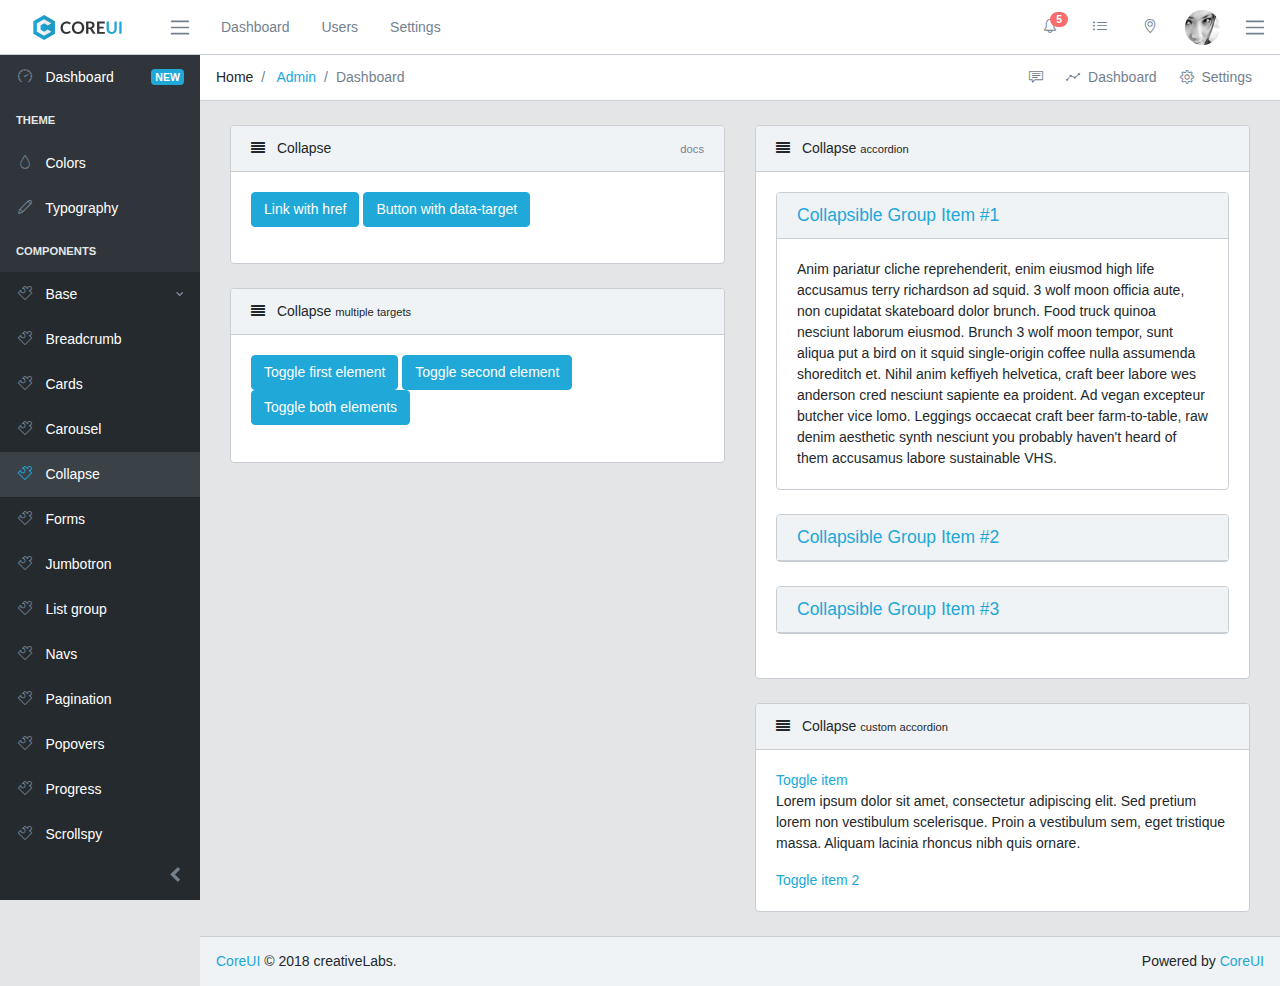
<file: base/collapse.html>
<!DOCTYPE html>
<!--
* CoreUI - Free Bootstrap Admin Template
* @version v2.0.0
* @link https://coreui.io
* Copyright (c) 2018 creativeLabs Łukasz Holeczek
* Licensed under MIT (https://coreui.io/license)
-->

<html lang="en">
  <head>
    <base href="./../">
    <meta charset="utf-8">
    <meta http-equiv="X-UA-Compatible" content="IE=edge">
    <meta name="viewport" content="width=device-width, initial-scale=1.0, shrink-to-fit=no">
    <meta name="description" content="CoreUI - Open Source Bootstrap Admin Template">
    <meta name="author" content="Łukasz Holeczek">
    <meta name="keyword" content="Bootstrap,Admin,Template,Open,Source,jQuery,CSS,HTML,RWD,Dashboard">
    <title>CoreUI Free Bootstrap Admin Template</title>
    <!-- Icons-->
    <link href="vendors/@coreui/icons/css/coreui-icons.min.css" rel="stylesheet">
    <link href="vendors/flag-icon-css/css/flag-icon.min.css" rel="stylesheet">
    <link href="vendors/font-awesome/css/font-awesome.min.css" rel="stylesheet">
    <link href="vendors/simple-line-icons/css/simple-line-icons.css" rel="stylesheet">
    <!-- Main styles for this application-->
    <link href="css/style.css" rel="stylesheet">
    <link href="vendors/pace-progress/css/pace.min.css" rel="stylesheet">
  </head>
  <body class="app header-fixed sidebar-fixed aside-menu-fixed sidebar-lg-show">
    <header class="app-header navbar">
      <button class="navbar-toggler sidebar-toggler d-lg-none mr-auto" type="button" data-toggle="sidebar-show">
        <span class="navbar-toggler-icon"></span>
      </button>
      <a class="navbar-brand" href="#">
        <img class="navbar-brand-full" src="img/brand/logo.svg" width="89" height="25" alt="CoreUI Logo">
        <img class="navbar-brand-minimized" src="img/brand/sygnet.svg" width="30" height="30" alt="CoreUI Logo">
      </a>
      <button class="navbar-toggler sidebar-toggler d-md-down-none" type="button" data-toggle="sidebar-lg-show">
        <span class="navbar-toggler-icon"></span>
      </button>
      <ul class="nav navbar-nav d-md-down-none">
        <li class="nav-item px-3">
          <a class="nav-link" href="#">Dashboard</a>
        </li>
        <li class="nav-item px-3">
          <a class="nav-link" href="#">Users</a>
        </li>
        <li class="nav-item px-3">
          <a class="nav-link" href="#">Settings</a>
        </li>
      </ul>
      <ul class="nav navbar-nav ml-auto">
        <li class="nav-item d-md-down-none">
          <a class="nav-link" href="#">
            <i class="icon-bell"></i>
            <span class="badge badge-pill badge-danger">5</span>
          </a>
        </li>
        <li class="nav-item d-md-down-none">
          <a class="nav-link" href="#">
            <i class="icon-list"></i>
          </a>
        </li>
        <li class="nav-item d-md-down-none">
          <a class="nav-link" href="#">
            <i class="icon-location-pin"></i>
          </a>
        </li>
        <li class="nav-item dropdown">
          <a class="nav-link" data-toggle="dropdown" href="#" role="button" aria-haspopup="true" aria-expanded="false">
            <img class="img-avatar" src="img/avatars/6.jpg" alt="admin@bootstrapmaster.com">
          </a>
          <div class="dropdown-menu dropdown-menu-right">
            <div class="dropdown-header text-center">
              <strong>Account</strong>
            </div>
            <a class="dropdown-item" href="#">
              <i class="fa fa-bell-o"></i> Updates
              <span class="badge badge-info">42</span>
            </a>
            <a class="dropdown-item" href="#">
              <i class="fa fa-envelope-o"></i> Messages
              <span class="badge badge-success">42</span>
            </a>
            <a class="dropdown-item" href="#">
              <i class="fa fa-tasks"></i> Tasks
              <span class="badge badge-danger">42</span>
            </a>
            <a class="dropdown-item" href="#">
              <i class="fa fa-comments"></i> Comments
              <span class="badge badge-warning">42</span>
            </a>
            <div class="dropdown-header text-center">
              <strong>Settings</strong>
            </div>
            <a class="dropdown-item" href="#">
              <i class="fa fa-user"></i> Profile</a>
            <a class="dropdown-item" href="#">
              <i class="fa fa-wrench"></i> Settings</a>
            <a class="dropdown-item" href="#">
              <i class="fa fa-usd"></i> Payments
              <span class="badge badge-secondary">42</span>
            </a>
            <a class="dropdown-item" href="#">
              <i class="fa fa-file"></i> Projects
              <span class="badge badge-primary">42</span>
            </a>
            <div class="divider"></div>
            <a class="dropdown-item" href="#">
              <i class="fa fa-shield"></i> Lock Account</a>
            <a class="dropdown-item" href="#">
              <i class="fa fa-lock"></i> Logout</a>
          </div>
        </li>
      </ul>
      <button class="navbar-toggler aside-menu-toggler d-md-down-none" type="button" data-toggle="aside-menu-lg-show">
        <span class="navbar-toggler-icon"></span>
      </button>
      <button class="navbar-toggler aside-menu-toggler d-lg-none" type="button" data-toggle="aside-menu-show">
        <span class="navbar-toggler-icon"></span>
      </button>
    </header>
    <div class="app-body">
      <div class="sidebar">
        <nav class="sidebar-nav">
          <ul class="nav">
            <li class="nav-item">
              <a class="nav-link" href="index.html">
                <i class="nav-icon icon-speedometer"></i> Dashboard
                <span class="badge badge-primary">NEW</span>
              </a>
            </li>
            <li class="nav-title">Theme</li>
            <li class="nav-item">
              <a class="nav-link" href="colors.html">
                <i class="nav-icon icon-drop"></i> Colors</a>
            </li>
            <li class="nav-item">
              <a class="nav-link" href="typography.html">
                <i class="nav-icon icon-pencil"></i> Typography</a>
            </li>
            <li class="nav-title">Components</li>
            <li class="nav-item nav-dropdown">
              <a class="nav-link nav-dropdown-toggle" href="#">
                <i class="nav-icon icon-puzzle"></i> Base</a>
              <ul class="nav-dropdown-items">
                <li class="nav-item">
                  <a class="nav-link" href="base/breadcrumb.html">
                    <i class="nav-icon icon-puzzle"></i> Breadcrumb</a>
                </li>
                <li class="nav-item">
                  <a class="nav-link" href="base/cards.html">
                    <i class="nav-icon icon-puzzle"></i> Cards</a>
                </li>
                <li class="nav-item">
                  <a class="nav-link" href="base/carousel.html">
                    <i class="nav-icon icon-puzzle"></i> Carousel</a>
                </li>
                <li class="nav-item">
                  <a class="nav-link" href="base/collapse.html">
                    <i class="nav-icon icon-puzzle"></i> Collapse</a>
                </li>
                <li class="nav-item">
                  <a class="nav-link" href="base/forms.html">
                    <i class="nav-icon icon-puzzle"></i> Forms</a>
                </li>
                <li class="nav-item">
                  <a class="nav-link" href="base/jumbotron.html">
                    <i class="nav-icon icon-puzzle"></i> Jumbotron</a>
                </li>
                <li class="nav-item">
                  <a class="nav-link" href="base/list-group.html">
                    <i class="nav-icon icon-puzzle"></i> List group</a>
                </li>
                <li class="nav-item">
                  <a class="nav-link" href="base/navs.html">
                    <i class="nav-icon icon-puzzle"></i> Navs</a>
                </li>
                <li class="nav-item">
                  <a class="nav-link" href="base/pagination.html">
                    <i class="nav-icon icon-puzzle"></i> Pagination</a>
                </li>
                <li class="nav-item">
                  <a class="nav-link" href="base/popovers.html">
                    <i class="nav-icon icon-puzzle"></i> Popovers</a>
                </li>
                <li class="nav-item">
                  <a class="nav-link" href="base/progress.html">
                    <i class="nav-icon icon-puzzle"></i> Progress</a>
                </li>
                <li class="nav-item">
                  <a class="nav-link" href="base/scrollspy.html">
                    <i class="nav-icon icon-puzzle"></i> Scrollspy</a>
                </li>
                <li class="nav-item">
                  <a class="nav-link" href="base/switches.html">
                    <i class="nav-icon icon-puzzle"></i> Switches</a>
                </li>
                <li class="nav-item">
                  <a class="nav-link" href="base/tables.html">
                    <i class="nav-icon icon-puzzle"></i> Tables</a>
                </li>
                <li class="nav-item">
                  <a class="nav-link" href="base/tabs.html">
                    <i class="nav-icon icon-puzzle"></i> Tabs</a>
                </li>
                <li class="nav-item">
                  <a class="nav-link" href="base/tooltips.html">
                    <i class="nav-icon icon-puzzle"></i> Tooltips</a>
                </li>
              </ul>
            </li>
            <li class="nav-item nav-dropdown">
              <a class="nav-link nav-dropdown-toggle" href="#">
                <i class="nav-icon icon-cursor"></i> Buttons</a>
              <ul class="nav-dropdown-items">
                <li class="nav-item">
                  <a class="nav-link" href="buttons/buttons.html">
                    <i class="nav-icon icon-cursor"></i> Buttons</a>
                </li>
                <li class="nav-item">
                  <a class="nav-link" href="buttons/button-group.html">
                    <i class="nav-icon icon-cursor"></i> Buttons Group</a>
                </li>
                <li class="nav-item">
                  <a class="nav-link" href="buttons/dropdowns.html">
                    <i class="nav-icon icon-cursor"></i> Dropdowns</a>
                </li>
                <li class="nav-item">
                  <a class="nav-link" href="buttons/brand-buttons.html">
                    <i class="nav-icon icon-cursor"></i> Brand Buttons</a>
                </li>
              </ul>
            </li>
            <li class="nav-item">
              <a class="nav-link" href="charts.html">
                <i class="nav-icon icon-pie-chart"></i> Charts</a>
            </li>
            <li class="nav-item nav-dropdown">
              <a class="nav-link nav-dropdown-toggle" href="#">
                <i class="nav-icon icon-star"></i> Icons</a>
              <ul class="nav-dropdown-items">
                <li class="nav-item">
                  <a class="nav-link" href="icons/coreui-icons.html">
                    <i class="nav-icon icon-star"></i> CoreUI Icons
                    <span class="badge badge-success">NEW</span>
                  </a>
                  <a class="nav-link" href="icons/flags.html">
                    <i class="nav-icon icon-star"></i> Flags</a>
                </li>
                <li class="nav-item">
                  <a class="nav-link" href="icons/font-awesome.html">
                    <i class="nav-icon icon-star"></i> Font Awesome
                    <span class="badge badge-secondary">4.7</span>
                  </a>
                </li>
                <li class="nav-item">
                  <a class="nav-link" href="icons/simple-line-icons.html">
                    <i class="nav-icon icon-star"></i> Simple Line Icons</a>
                </li>
              </ul>
            </li>
            <li class="nav-item nav-dropdown">
              <a class="nav-link nav-dropdown-toggle" href="#">
                <i class="nav-icon icon-bell"></i> Notifications</a>
              <ul class="nav-dropdown-items">
                <li class="nav-item">
                  <a class="nav-link" href="notifications/alerts.html">
                    <i class="nav-icon icon-bell"></i> Alerts</a>
                </li>
                <li class="nav-item">
                  <a class="nav-link" href="notifications/badge.html">
                    <i class="nav-icon icon-bell"></i> Badge</a>
                </li>
                <li class="nav-item">
                  <a class="nav-link" href="notifications/modals.html">
                    <i class="nav-icon icon-bell"></i> Modals</a>
                </li>
              </ul>
            </li>
            <li class="nav-item">
              <a class="nav-link" href="widgets.html">
                <i class="nav-icon icon-calculator"></i> Widgets
                <span class="badge badge-primary">NEW</span>
              </a>
            </li>
            <li class="divider"></li>
            <li class="nav-title">Extras</li>
            <li class="nav-item nav-dropdown">
              <a class="nav-link nav-dropdown-toggle" href="#">
                <i class="nav-icon icon-star"></i> Pages</a>
              <ul class="nav-dropdown-items">
                <li class="nav-item">
                  <a class="nav-link" href="login.html" target="_top">
                    <i class="nav-icon icon-star"></i> Login</a>
                </li>
                <li class="nav-item">
                  <a class="nav-link" href="register.html" target="_top">
                    <i class="nav-icon icon-star"></i> Register</a>
                </li>
                <li class="nav-item">
                  <a class="nav-link" href="404.html" target="_top">
                    <i class="nav-icon icon-star"></i> Error 404</a>
                </li>
                <li class="nav-item">
                  <a class="nav-link" href="500.html" target="_top">
                    <i class="nav-icon icon-star"></i> Error 500</a>
                </li>
              </ul>
            </li>
            <li class="nav-item mt-auto">
              <a class="nav-link nav-link-success" href="https://coreui.io" target="_top">
                <i class="nav-icon icon-cloud-download"></i> Download CoreUI</a>
            </li>
            <li class="nav-item">
              <a class="nav-link nav-link-danger" href="https://coreui.io/pro/" target="_top">
                <i class="nav-icon icon-layers"></i> Try CoreUI
                <strong>PRO</strong>
              </a>
            </li>
          </ul>
        </nav>
        <button class="sidebar-minimizer brand-minimizer" type="button"></button>
      </div>
      <main class="main">
        <!-- Breadcrumb-->
        <ol class="breadcrumb">
          <li class="breadcrumb-item">Home</li>
          <li class="breadcrumb-item">
            <a href="#">Admin</a>
          </li>
          <li class="breadcrumb-item active">Dashboard</li>
          <!-- Breadcrumb Menu-->
          <li class="breadcrumb-menu d-md-down-none">
            <div class="btn-group" role="group" aria-label="Button group">
              <a class="btn" href="#">
                <i class="icon-speech"></i>
              </a>
              <a class="btn" href="./">
                <i class="icon-graph"></i>  Dashboard</a>
              <a class="btn" href="#">
                <i class="icon-settings"></i>  Settings</a>
            </div>
          </li>
        </ol>
        <div class="container-fluid">
          <div class="animated fadeIn">
            <div class="row">
              <div class="col-sm-12 col-xl-6">
                <div class="card">
                  <div class="card-header">
                    <i class="fa fa-align-justify"></i> Collapse
                    <div class="card-header-actions">
                      <a class="card-header-action" href="http://coreui.io/docs/components/bootstrap-collapse/" target="_blank">
                        <small class="text-muted">docs</small>
                      </a>
                    </div>
                  </div>
                  <div class="card-body">
                    <p>
                      <a class="btn btn-primary" data-toggle="collapse" href="#collapseExample" aria-expanded="false" aria-controls="collapseExample">Link with href</a>
                      <button class="btn btn-primary" type="button" data-toggle="collapse" data-target="#collapseExample" aria-expanded="false" aria-controls="collapseExample">Button with data-target</button>
                    </p>
                    <div class="collapse" id="collapseExample">
                      <div class="card card-body">Anim pariatur cliche reprehenderit, enim eiusmod high life accusamus terry richardson ad squid. Nihil anim keffiyeh helvetica, craft beer labore wes anderson cred nesciunt sapiente ea proident.</div>
                    </div>
                  </div>
                </div>
                <div class="card">
                  <div class="card-header">
                    <i class="fa fa-align-justify"></i> Collapse
                    <small>multiple targets</small>
                  </div>
                  <div class="card-body">
                    <p>
                      <a class="btn btn-primary" data-toggle="collapse" href="#multiCollapseExample1" aria-expanded="false" aria-controls="multiCollapseExample1">Toggle first element</a>
                      <button class="btn btn-primary" type="button" data-toggle="collapse" data-target="#multiCollapseExample2" aria-expanded="false" aria-controls="multiCollapseExample1">Toggle second element</button>
                      <button class="btn btn-primary" type="button" data-toggle="collapse" data-target=".multi-collapse" aria-expanded="false" aria-controls="multiCollapseExample1 multiCollapseExample2">Toggle both elements</button>
                    </p>
                    <div class="row">
                      <div class="col-sm-12 col-md-6">
                        <div class="collapse multi-collapse" id="multiCollapseExample1">
                          <div class="card card-body">Anim pariatur cliche reprehenderit, enim eiusmod high life accusamus terry richardson ad squid. Nihil anim keffiyeh helvetica, craft beer labore wes anderson cred nesciunt sapiente ea proident.</div>
                        </div>
                      </div>
                      <div class="col-sm-12 col-md-6">
                        <div class="collapse multi-collapse" id="multiCollapseExample2">
                          <div class="card card-body">Anim pariatur cliche reprehenderit, enim eiusmod high life accusamus terry richardson ad squid. Nihil anim keffiyeh helvetica, craft beer labore wes anderson cred nesciunt sapiente ea proident.</div>
                        </div>
                      </div>
                    </div>
                  </div>
                </div>
              </div>
              <div class="col-sm-12 col-xl-6">
                <div class="card">
                  <div class="card-header">
                    <i class="fa fa-align-justify"></i> Collapse
                    <small>accordion</small>
                  </div>
                  <div class="card-body">
                    <div id="accordion" role="tablist">
                      <div class="card">
                        <div class="card-header" id="headingOne" role="tab">
                          <h5 class="mb-0">
                            <a data-toggle="collapse" href="#collapseOne" aria-expanded="true" aria-controls="collapseOne">Collapsible Group Item #1</a>
                          </h5>
                        </div>
                        <div class="collapse show" id="collapseOne" role="tabpanel" aria-labelledby="headingOne" data-parent="#accordion">
                          <div class="card-body">Anim pariatur cliche reprehenderit, enim eiusmod high life accusamus terry richardson ad squid. 3 wolf moon officia aute, non cupidatat skateboard dolor brunch. Food truck quinoa nesciunt laborum eiusmod. Brunch 3 wolf moon tempor,
                            sunt aliqua put a bird on it squid single-origin coffee nulla assumenda shoreditch et. Nihil anim keffiyeh helvetica, craft beer labore wes anderson cred nesciunt sapiente ea proident. Ad vegan excepteur butcher vice lomo.
                            Leggings occaecat craft beer farm-to-table, raw denim aesthetic synth nesciunt you probably haven't heard of them accusamus labore sustainable VHS.</div>
                        </div>
                      </div>
                      <div class="card">
                        <div class="card-header" id="headingTwo" role="tab">
                          <h5 class="mb-0">
                            <a class="collapsed" data-toggle="collapse" href="#collapseTwo" aria-expanded="false" aria-controls="collapseTwo">Collapsible Group Item #2</a>
                          </h5>
                        </div>
                        <div class="collapse" id="collapseTwo" role="tabpanel" aria-labelledby="headingTwo" data-parent="#accordion">
                          <div class="card-body">Anim pariatur cliche reprehenderit, enim eiusmod high life accusamus terry richardson ad squid. 3 wolf moon officia aute, non cupidatat skateboard dolor brunch. Food truck quinoa nesciunt laborum eiusmod. Brunch 3 wolf moon tempor,
                            sunt aliqua put a bird on it squid single-origin coffee nulla assumenda shoreditch et. Nihil anim keffiyeh helvetica, craft beer labore wes anderson cred nesciunt sapiente ea proident. Ad vegan excepteur butcher vice lomo.
                            Leggings occaecat craft beer farm-to-table, raw denim aesthetic synth nesciunt you probably haven't heard of them accusamus labore sustainable VHS.</div>
                        </div>
                      </div>
                      <div class="card">
                        <div class="card-header" id="headingThree" role="tab">
                          <h5 class="mb-0">
                            <a class="collapsed" data-toggle="collapse" href="#collapseThree" aria-expanded="false" aria-controls="collapseThree">Collapsible Group Item #3</a>
                          </h5>
                        </div>
                        <div class="collapse" id="collapseThree" role="tabpanel" aria-labelledby="headingThree" data-parent="#accordion">
                          <div class="card-body">Anim pariatur cliche reprehenderit, enim eiusmod high life accusamus terry richardson ad squid. 3 wolf moon officia aute, non cupidatat skateboard dolor brunch. Food truck quinoa nesciunt laborum eiusmod. Brunch 3 wolf moon tempor,
                            sunt aliqua put a bird on it squid single-origin coffee nulla assumenda shoreditch et. Nihil anim keffiyeh helvetica, craft beer labore wes anderson cred nesciunt sapiente ea proident. Ad vegan excepteur butcher vice lomo.
                            Leggings occaecat craft beer farm-to-table, raw denim aesthetic synth nesciunt you probably haven't heard of them accusamus labore sustainable VHS.</div>
                        </div>
                      </div>
                    </div>
                  </div>
                </div>
                <div class="card">
                  <div class="card-header">
                    <i class="fa fa-align-justify"></i> Collapse
                    <small>custom accordion</small>
                  </div>
                  <div class="card-body">
                    <div id="exampleAccordion" data-children=".item">
                      <div class="item">
                        <a data-toggle="collapse" data-parent="#exampleAccordion" href="#exampleAccordion1" aria-expanded="true" aria-controls="exampleAccordion1">Toggle item</a>
                        <div class="collapse show" id="exampleAccordion1" role="tabpanel">
                          <p class="mb-3">Lorem ipsum dolor sit amet, consectetur adipiscing elit. Sed pretium lorem non vestibulum scelerisque. Proin a vestibulum sem, eget tristique massa. Aliquam lacinia rhoncus nibh quis ornare.</p>
                        </div>
                      </div>
                      <div class="item">
                        <a data-toggle="collapse" data-parent="#exampleAccordion" href="#exampleAccordion2" aria-expanded="false" aria-controls="exampleAccordion2">Toggle item 2</a>
                        <div class="collapse" id="exampleAccordion2" role="tabpanel">
                          <p class="mb-3">Donec at ipsum dignissim, rutrum turpis scelerisque, tristique lectus. Pellentesque habitant morbi tristique senectus et netus et malesuada fames ac turpis egestas. Vivamus nec dui turpis. Orci varius natoque penatibus et magnis
                            dis parturient montes, nascetur ridiculus mus.</p>
                        </div>
                      </div>
                    </div>
                  </div>
                </div>
              </div>
            </div>
          </div>
        </div>
      </main>
      <aside class="aside-menu">
        <ul class="nav nav-tabs" role="tablist">
          <li class="nav-item">
            <a class="nav-link active" data-toggle="tab" href="#timeline" role="tab">
              <i class="icon-list"></i>
            </a>
          </li>
          <li class="nav-item">
            <a class="nav-link" data-toggle="tab" href="#messages" role="tab">
              <i class="icon-speech"></i>
            </a>
          </li>
          <li class="nav-item">
            <a class="nav-link" data-toggle="tab" href="#settings" role="tab">
              <i class="icon-settings"></i>
            </a>
          </li>
        </ul>
        <!-- Tab panes-->
        <div class="tab-content">
          <div class="tab-pane active" id="timeline" role="tabpanel">
            <div class="list-group list-group-accent">
              <div class="list-group-item list-group-item-accent-secondary bg-light text-center font-weight-bold text-muted text-uppercase small">Today</div>
              <div class="list-group-item list-group-item-accent-warning list-group-item-divider">
                <div class="avatar float-right">
                  <img class="img-avatar" src="img/avatars/7.jpg" alt="admin@bootstrapmaster.com">
                </div>
                <div>Meeting with
                  <strong>Lucas</strong>
                </div>
                <small class="text-muted mr-3">
                  <i class="icon-calendar"></i>  1 - 3pm</small>
                <small class="text-muted">
                  <i class="icon-location-pin"></i>  Palo Alto, CA</small>
              </div>
              <div class="list-group-item list-group-item-accent-info">
                <div class="avatar float-right">
                  <img class="img-avatar" src="img/avatars/4.jpg" alt="admin@bootstrapmaster.com">
                </div>
                <div>Skype with
                  <strong>Megan</strong>
                </div>
                <small class="text-muted mr-3">
                  <i class="icon-calendar"></i>  4 - 5pm</small>
                <small class="text-muted">
                  <i class="icon-social-skype"></i>  On-line</small>
              </div>
              <div class="list-group-item list-group-item-accent-secondary bg-light text-center font-weight-bold text-muted text-uppercase small">Tomorrow</div>
              <div class="list-group-item list-group-item-accent-danger list-group-item-divider">
                <div>New UI Project -
                  <strong>deadline</strong>
                </div>
                <small class="text-muted mr-3">
                  <i class="icon-calendar"></i>  10 - 11pm</small>
                <small class="text-muted">
                  <i class="icon-home"></i>  creativeLabs HQ</small>
                <div class="avatars-stack mt-2">
                  <div class="avatar avatar-xs">
                    <img class="img-avatar" src="img/avatars/2.jpg" alt="admin@bootstrapmaster.com">
                  </div>
                  <div class="avatar avatar-xs">
                    <img class="img-avatar" src="img/avatars/3.jpg" alt="admin@bootstrapmaster.com">
                  </div>
                  <div class="avatar avatar-xs">
                    <img class="img-avatar" src="img/avatars/4.jpg" alt="admin@bootstrapmaster.com">
                  </div>
                  <div class="avatar avatar-xs">
                    <img class="img-avatar" src="img/avatars/5.jpg" alt="admin@bootstrapmaster.com">
                  </div>
                  <div class="avatar avatar-xs">
                    <img class="img-avatar" src="img/avatars/6.jpg" alt="admin@bootstrapmaster.com">
                  </div>
                </div>
              </div>
              <div class="list-group-item list-group-item-accent-success list-group-item-divider">
                <div>
                  <strong>#10 Startups.Garden</strong> Meetup</div>
                <small class="text-muted mr-3">
                  <i class="icon-calendar"></i>  1 - 3pm</small>
                <small class="text-muted">
                  <i class="icon-location-pin"></i>  Palo Alto, CA</small>
              </div>
              <div class="list-group-item list-group-item-accent-primary list-group-item-divider">
                <div>
                  <strong>Team meeting</strong>
                </div>
                <small class="text-muted mr-3">
                  <i class="icon-calendar"></i>  4 - 6pm</small>
                <small class="text-muted">
                  <i class="icon-home"></i>  creativeLabs HQ</small>
                <div class="avatars-stack mt-2">
                  <div class="avatar avatar-xs">
                    <img class="img-avatar" src="img/avatars/2.jpg" alt="admin@bootstrapmaster.com">
                  </div>
                  <div class="avatar avatar-xs">
                    <img class="img-avatar" src="img/avatars/3.jpg" alt="admin@bootstrapmaster.com">
                  </div>
                  <div class="avatar avatar-xs">
                    <img class="img-avatar" src="img/avatars/4.jpg" alt="admin@bootstrapmaster.com">
                  </div>
                  <div class="avatar avatar-xs">
                    <img class="img-avatar" src="img/avatars/5.jpg" alt="admin@bootstrapmaster.com">
                  </div>
                  <div class="avatar avatar-xs">
                    <img class="img-avatar" src="img/avatars/6.jpg" alt="admin@bootstrapmaster.com">
                  </div>
                  <div class="avatar avatar-xs">
                    <img class="img-avatar" src="img/avatars/7.jpg" alt="admin@bootstrapmaster.com">
                  </div>
                  <div class="avatar avatar-xs">
                    <img class="img-avatar" src="img/avatars/8.jpg" alt="admin@bootstrapmaster.com">
                  </div>
                </div>
              </div>
            </div>
          </div>
          <div class="tab-pane p-3" id="messages" role="tabpanel">
            <div class="message">
              <div class="py-3 pb-5 mr-3 float-left">
                <div class="avatar">
                  <img class="img-avatar" src="img/avatars/7.jpg" alt="admin@bootstrapmaster.com">
                  <span class="avatar-status badge-success"></span>
                </div>
              </div>
              <div>
                <small class="text-muted">Lukasz Holeczek</small>
                <small class="text-muted float-right mt-1">1:52 PM</small>
              </div>
              <div class="text-truncate font-weight-bold">Lorem ipsum dolor sit amet</div>
              <small class="text-muted">Lorem ipsum dolor sit amet, consectetur adipisicing elit, sed do eiusmod tempor incididunt...</small>
            </div>
            <hr>
            <div class="message">
              <div class="py-3 pb-5 mr-3 float-left">
                <div class="avatar">
                  <img class="img-avatar" src="img/avatars/7.jpg" alt="admin@bootstrapmaster.com">
                  <span class="avatar-status badge-success"></span>
                </div>
              </div>
              <div>
                <small class="text-muted">Lukasz Holeczek</small>
                <small class="text-muted float-right mt-1">1:52 PM</small>
              </div>
              <div class="text-truncate font-weight-bold">Lorem ipsum dolor sit amet</div>
              <small class="text-muted">Lorem ipsum dolor sit amet, consectetur adipisicing elit, sed do eiusmod tempor incididunt...</small>
            </div>
            <hr>
            <div class="message">
              <div class="py-3 pb-5 mr-3 float-left">
                <div class="avatar">
                  <img class="img-avatar" src="img/avatars/7.jpg" alt="admin@bootstrapmaster.com">
                  <span class="avatar-status badge-success"></span>
                </div>
              </div>
              <div>
                <small class="text-muted">Lukasz Holeczek</small>
                <small class="text-muted float-right mt-1">1:52 PM</small>
              </div>
              <div class="text-truncate font-weight-bold">Lorem ipsum dolor sit amet</div>
              <small class="text-muted">Lorem ipsum dolor sit amet, consectetur adipisicing elit, sed do eiusmod tempor incididunt...</small>
            </div>
            <hr>
            <div class="message">
              <div class="py-3 pb-5 mr-3 float-left">
                <div class="avatar">
                  <img class="img-avatar" src="img/avatars/7.jpg" alt="admin@bootstrapmaster.com">
                  <span class="avatar-status badge-success"></span>
                </div>
              </div>
              <div>
                <small class="text-muted">Lukasz Holeczek</small>
                <small class="text-muted float-right mt-1">1:52 PM</small>
              </div>
              <div class="text-truncate font-weight-bold">Lorem ipsum dolor sit amet</div>
              <small class="text-muted">Lorem ipsum dolor sit amet, consectetur adipisicing elit, sed do eiusmod tempor incididunt...</small>
            </div>
            <hr>
            <div class="message">
              <div class="py-3 pb-5 mr-3 float-left">
                <div class="avatar">
                  <img class="img-avatar" src="img/avatars/7.jpg" alt="admin@bootstrapmaster.com">
                  <span class="avatar-status badge-success"></span>
                </div>
              </div>
              <div>
                <small class="text-muted">Lukasz Holeczek</small>
                <small class="text-muted float-right mt-1">1:52 PM</small>
              </div>
              <div class="text-truncate font-weight-bold">Lorem ipsum dolor sit amet</div>
              <small class="text-muted">Lorem ipsum dolor sit amet, consectetur adipisicing elit, sed do eiusmod tempor incididunt...</small>
            </div>
          </div>
          <div class="tab-pane p-3" id="settings" role="tabpanel">
            <h6>Settings</h6>
            <div class="aside-options">
              <div class="clearfix mt-4">
                <small>
                  <b>Option 1</b>
                </small>
                <label class="switch switch-label switch-pill switch-success switch-sm float-right">
                  <input class="switch-input" type="checkbox" checked="">
                  <span class="switch-slider" data-checked="On" data-unchecked="Off"></span>
                </label>
              </div>
              <div>
                <small class="text-muted">Lorem ipsum dolor sit amet, consectetur adipisicing elit, sed do eiusmod tempor incididunt ut labore et dolore magna aliqua.</small>
              </div>
            </div>
            <div class="aside-options">
              <div class="clearfix mt-3">
                <small>
                  <b>Option 2</b>
                </small>
                <label class="switch switch-label switch-pill switch-success switch-sm float-right">
                  <input class="switch-input" type="checkbox">
                  <span class="switch-slider" data-checked="On" data-unchecked="Off"></span>
                </label>
              </div>
              <div>
                <small class="text-muted">Lorem ipsum dolor sit amet, consectetur adipisicing elit, sed do eiusmod tempor incididunt ut labore et dolore magna aliqua.</small>
              </div>
            </div>
            <div class="aside-options">
              <div class="clearfix mt-3">
                <small>
                  <b>Option 3</b>
                </small>
                <label class="switch switch-label switch-pill switch-success switch-sm float-right">
                  <input class="switch-input" type="checkbox">
                  <span class="switch-slider" data-checked="On" data-unchecked="Off"></span>
                </label>
              </div>
            </div>
            <div class="aside-options">
              <div class="clearfix mt-3">
                <small>
                  <b>Option 4</b>
                </small>
                <label class="switch switch-label switch-pill switch-success switch-sm float-right">
                  <input class="switch-input" type="checkbox" checked="">
                  <span class="switch-slider" data-checked="On" data-unchecked="Off"></span>
                </label>
              </div>
            </div>
            <hr>
            <h6>System Utilization</h6>
            <div class="text-uppercase mb-1 mt-4">
              <small>
                <b>CPU Usage</b>
              </small>
            </div>
            <div class="progress progress-xs">
              <div class="progress-bar bg-info" role="progressbar" style="width: 25%" aria-valuenow="25" aria-valuemin="0" aria-valuemax="100"></div>
            </div>
            <small class="text-muted">348 Processes. 1/4 Cores.</small>
            <div class="text-uppercase mb-1 mt-2">
              <small>
                <b>Memory Usage</b>
              </small>
            </div>
            <div class="progress progress-xs">
              <div class="progress-bar bg-warning" role="progressbar" style="width: 70%" aria-valuenow="70" aria-valuemin="0" aria-valuemax="100"></div>
            </div>
            <small class="text-muted">11444GB/16384MB</small>
            <div class="text-uppercase mb-1 mt-2">
              <small>
                <b>SSD 1 Usage</b>
              </small>
            </div>
            <div class="progress progress-xs">
              <div class="progress-bar bg-danger" role="progressbar" style="width: 95%" aria-valuenow="95" aria-valuemin="0" aria-valuemax="100"></div>
            </div>
            <small class="text-muted">243GB/256GB</small>
            <div class="text-uppercase mb-1 mt-2">
              <small>
                <b>SSD 2 Usage</b>
              </small>
            </div>
            <div class="progress progress-xs">
              <div class="progress-bar bg-success" role="progressbar" style="width: 10%" aria-valuenow="10" aria-valuemin="0" aria-valuemax="100"></div>
            </div>
            <small class="text-muted">25GB/256GB</small>
          </div>
        </div>
      </aside>
    </div>
    <footer class="app-footer">
      <div>
        <a href="https://coreui.io">CoreUI</a>
        <span>&copy; 2018 creativeLabs.</span>
      </div>
      <div class="ml-auto">
        <span>Powered by</span>
        <a href="https://coreui.io">CoreUI</a>
      </div>
    </footer>
    <!-- CoreUI and necessary plugins-->
    <script src="vendors/jquery/js/jquery.min.js"></script>
    <script src="vendors/popper.js/js/popper.min.js"></script>
    <script src="vendors/bootstrap/js/bootstrap.min.js"></script>
    <script src="vendors/pace-progress/js/pace.min.js"></script>
    <script src="vendors/perfect-scrollbar/js/perfect-scrollbar.min.js"></script>
    <script src="vendors/@coreui/coreui/js/coreui.min.js"></script>
  </body>
</html>
</file>
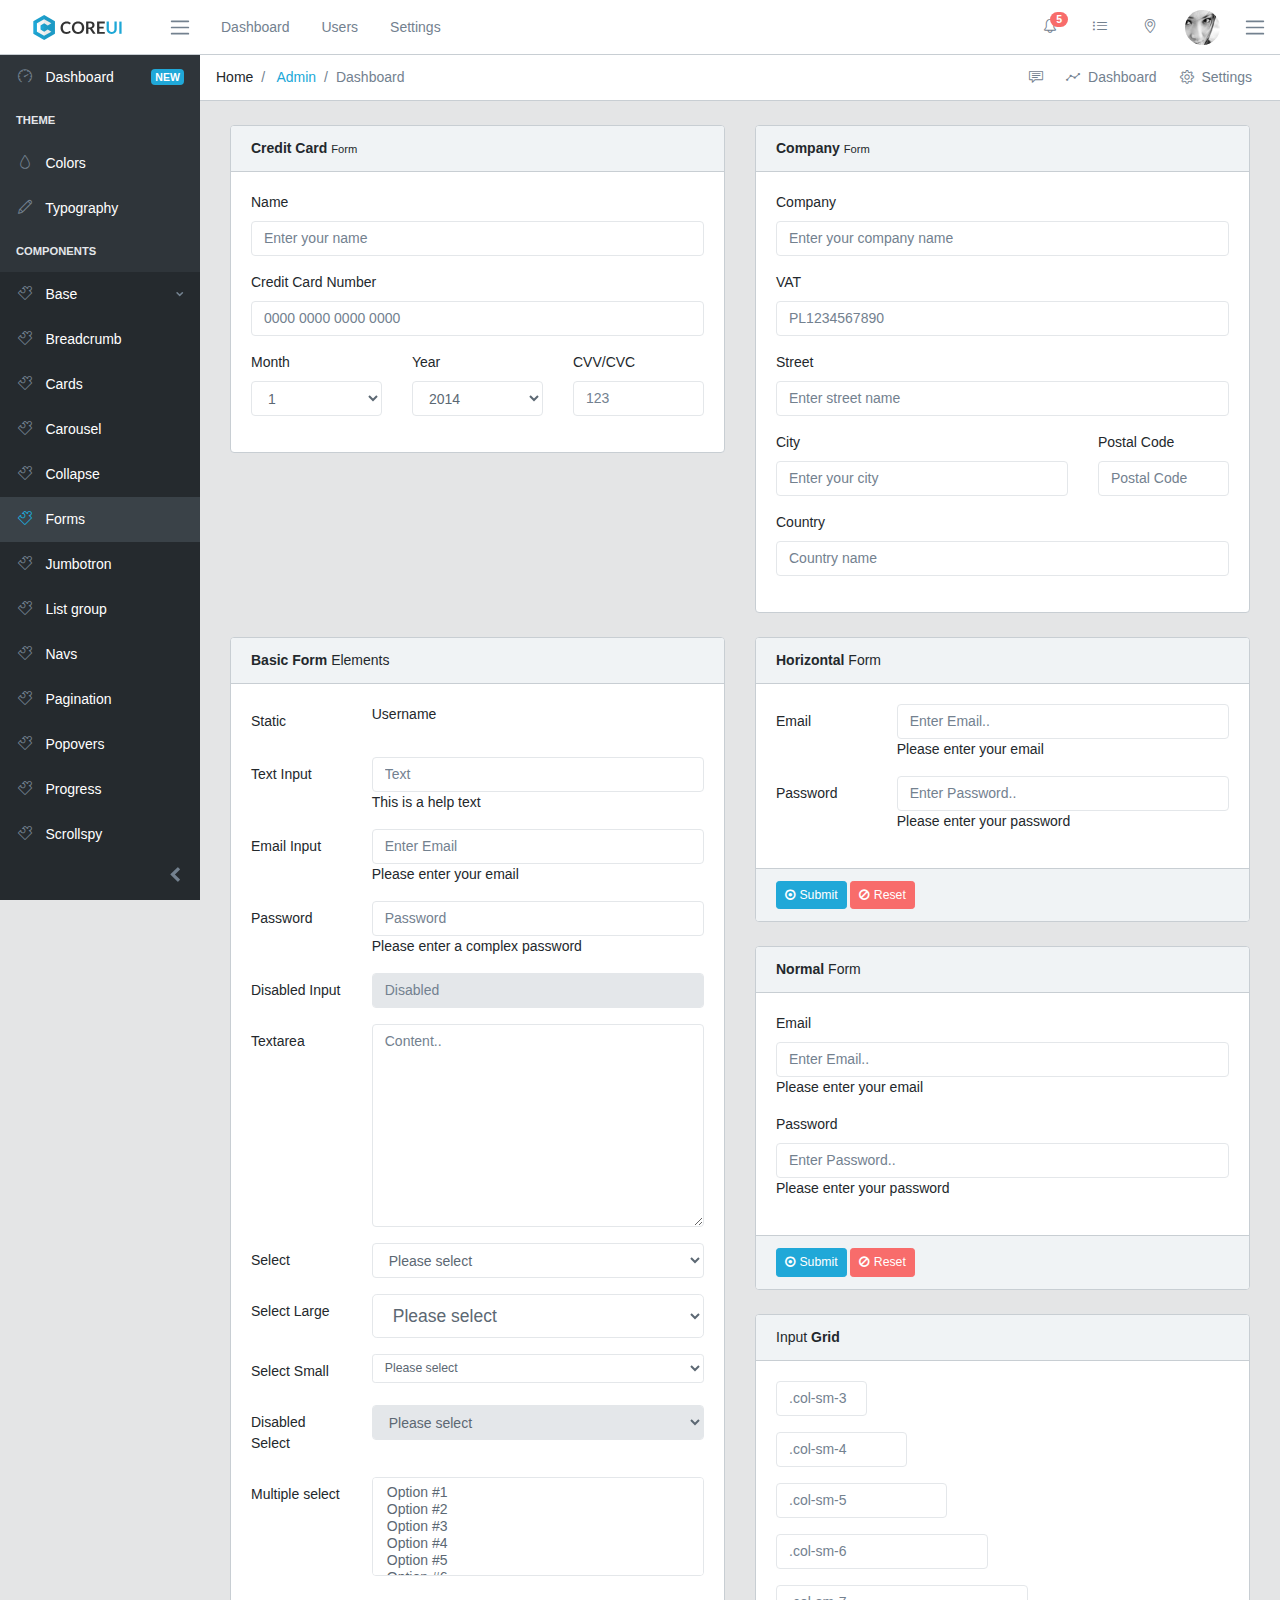
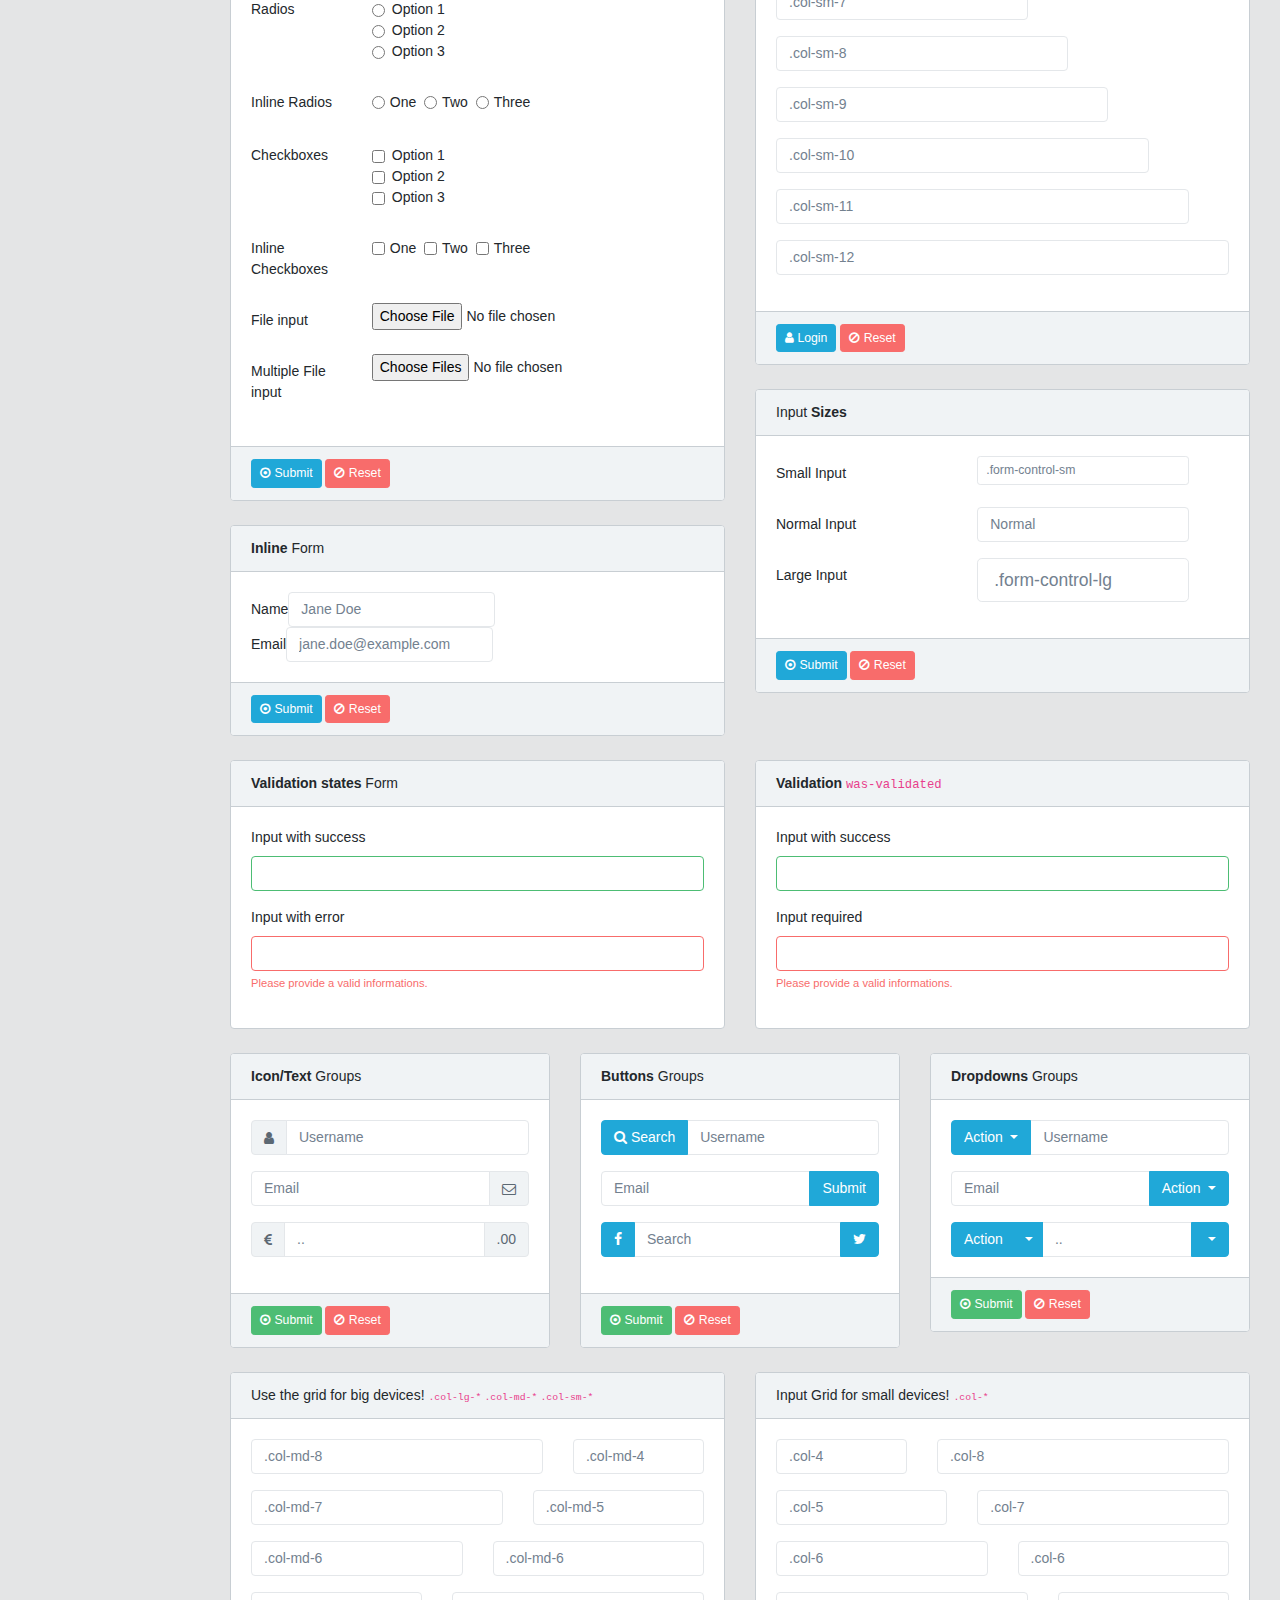
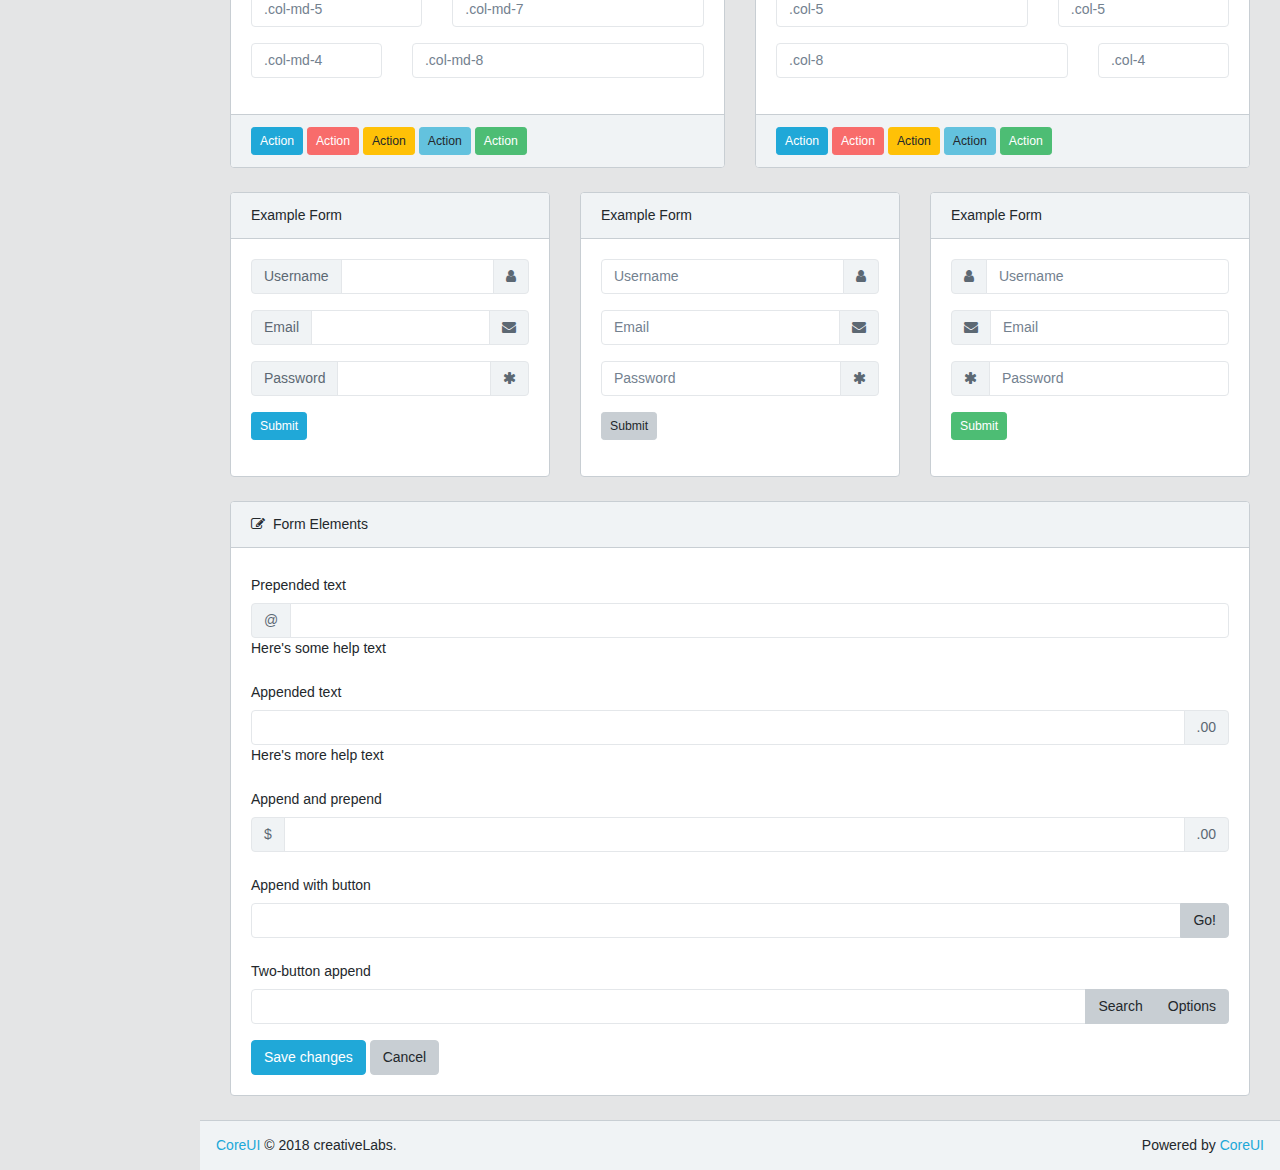
<file: base/forms.html>
<!DOCTYPE html>
<!--
* CoreUI - Free Bootstrap Admin Template
* @version v2.0.0
* @link https://coreui.io
* Copyright (c) 2018 creativeLabs Łukasz Holeczek
* Licensed under MIT (https://coreui.io/license)
-->

<html lang="en">
  <head>
    <base href="./../">
    <meta charset="utf-8">
    <meta http-equiv="X-UA-Compatible" content="IE=edge">
    <meta name="viewport" content="width=device-width, initial-scale=1.0, shrink-to-fit=no">
    <meta name="description" content="CoreUI - Open Source Bootstrap Admin Template">
    <meta name="author" content="Łukasz Holeczek">
    <meta name="keyword" content="Bootstrap,Admin,Template,Open,Source,jQuery,CSS,HTML,RWD,Dashboard">
    <title>CoreUI Free Bootstrap Admin Template</title>
    <!-- Icons-->
    <link href="vendors/@coreui/icons/css/coreui-icons.min.css" rel="stylesheet">
    <link href="vendors/flag-icon-css/css/flag-icon.min.css" rel="stylesheet">
    <link href="vendors/font-awesome/css/font-awesome.min.css" rel="stylesheet">
    <link href="vendors/simple-line-icons/css/simple-line-icons.css" rel="stylesheet">
    <!-- Main styles for this application-->
    <link href="css/style.css" rel="stylesheet">
    <link href="vendors/pace-progress/css/pace.min.css" rel="stylesheet">
  </head>
  <body class="app header-fixed sidebar-fixed aside-menu-fixed sidebar-lg-show">
    <header class="app-header navbar">
      <button class="navbar-toggler sidebar-toggler d-lg-none mr-auto" type="button" data-toggle="sidebar-show">
        <span class="navbar-toggler-icon"></span>
      </button>
      <a class="navbar-brand" href="#">
        <img class="navbar-brand-full" src="img/brand/logo.svg" width="89" height="25" alt="CoreUI Logo">
        <img class="navbar-brand-minimized" src="img/brand/sygnet.svg" width="30" height="30" alt="CoreUI Logo">
      </a>
      <button class="navbar-toggler sidebar-toggler d-md-down-none" type="button" data-toggle="sidebar-lg-show">
        <span class="navbar-toggler-icon"></span>
      </button>
      <ul class="nav navbar-nav d-md-down-none">
        <li class="nav-item px-3">
          <a class="nav-link" href="#">Dashboard</a>
        </li>
        <li class="nav-item px-3">
          <a class="nav-link" href="#">Users</a>
        </li>
        <li class="nav-item px-3">
          <a class="nav-link" href="#">Settings</a>
        </li>
      </ul>
      <ul class="nav navbar-nav ml-auto">
        <li class="nav-item d-md-down-none">
          <a class="nav-link" href="#">
            <i class="icon-bell"></i>
            <span class="badge badge-pill badge-danger">5</span>
          </a>
        </li>
        <li class="nav-item d-md-down-none">
          <a class="nav-link" href="#">
            <i class="icon-list"></i>
          </a>
        </li>
        <li class="nav-item d-md-down-none">
          <a class="nav-link" href="#">
            <i class="icon-location-pin"></i>
          </a>
        </li>
        <li class="nav-item dropdown">
          <a class="nav-link" data-toggle="dropdown" href="#" role="button" aria-haspopup="true" aria-expanded="false">
            <img class="img-avatar" src="img/avatars/6.jpg" alt="admin@bootstrapmaster.com">
          </a>
          <div class="dropdown-menu dropdown-menu-right">
            <div class="dropdown-header text-center">
              <strong>Account</strong>
            </div>
            <a class="dropdown-item" href="#">
              <i class="fa fa-bell-o"></i> Updates
              <span class="badge badge-info">42</span>
            </a>
            <a class="dropdown-item" href="#">
              <i class="fa fa-envelope-o"></i> Messages
              <span class="badge badge-success">42</span>
            </a>
            <a class="dropdown-item" href="#">
              <i class="fa fa-tasks"></i> Tasks
              <span class="badge badge-danger">42</span>
            </a>
            <a class="dropdown-item" href="#">
              <i class="fa fa-comments"></i> Comments
              <span class="badge badge-warning">42</span>
            </a>
            <div class="dropdown-header text-center">
              <strong>Settings</strong>
            </div>
            <a class="dropdown-item" href="#">
              <i class="fa fa-user"></i> Profile</a>
            <a class="dropdown-item" href="#">
              <i class="fa fa-wrench"></i> Settings</a>
            <a class="dropdown-item" href="#">
              <i class="fa fa-usd"></i> Payments
              <span class="badge badge-secondary">42</span>
            </a>
            <a class="dropdown-item" href="#">
              <i class="fa fa-file"></i> Projects
              <span class="badge badge-primary">42</span>
            </a>
            <div class="divider"></div>
            <a class="dropdown-item" href="#">
              <i class="fa fa-shield"></i> Lock Account</a>
            <a class="dropdown-item" href="#">
              <i class="fa fa-lock"></i> Logout</a>
          </div>
        </li>
      </ul>
      <button class="navbar-toggler aside-menu-toggler d-md-down-none" type="button" data-toggle="aside-menu-lg-show">
        <span class="navbar-toggler-icon"></span>
      </button>
      <button class="navbar-toggler aside-menu-toggler d-lg-none" type="button" data-toggle="aside-menu-show">
        <span class="navbar-toggler-icon"></span>
      </button>
    </header>
    <div class="app-body">
      <div class="sidebar">
        <nav class="sidebar-nav">
          <ul class="nav">
            <li class="nav-item">
              <a class="nav-link" href="index.html">
                <i class="nav-icon icon-speedometer"></i> Dashboard
                <span class="badge badge-primary">NEW</span>
              </a>
            </li>
            <li class="nav-title">Theme</li>
            <li class="nav-item">
              <a class="nav-link" href="colors.html">
                <i class="nav-icon icon-drop"></i> Colors</a>
            </li>
            <li class="nav-item">
              <a class="nav-link" href="typography.html">
                <i class="nav-icon icon-pencil"></i> Typography</a>
            </li>
            <li class="nav-title">Components</li>
            <li class="nav-item nav-dropdown">
              <a class="nav-link nav-dropdown-toggle" href="#">
                <i class="nav-icon icon-puzzle"></i> Base</a>
              <ul class="nav-dropdown-items">
                <li class="nav-item">
                  <a class="nav-link" href="base/breadcrumb.html">
                    <i class="nav-icon icon-puzzle"></i> Breadcrumb</a>
                </li>
                <li class="nav-item">
                  <a class="nav-link" href="base/cards.html">
                    <i class="nav-icon icon-puzzle"></i> Cards</a>
                </li>
                <li class="nav-item">
                  <a class="nav-link" href="base/carousel.html">
                    <i class="nav-icon icon-puzzle"></i> Carousel</a>
                </li>
                <li class="nav-item">
                  <a class="nav-link" href="base/collapse.html">
                    <i class="nav-icon icon-puzzle"></i> Collapse</a>
                </li>
                <li class="nav-item">
                  <a class="nav-link" href="base/forms.html">
                    <i class="nav-icon icon-puzzle"></i> Forms</a>
                </li>
                <li class="nav-item">
                  <a class="nav-link" href="base/jumbotron.html">
                    <i class="nav-icon icon-puzzle"></i> Jumbotron</a>
                </li>
                <li class="nav-item">
                  <a class="nav-link" href="base/list-group.html">
                    <i class="nav-icon icon-puzzle"></i> List group</a>
                </li>
                <li class="nav-item">
                  <a class="nav-link" href="base/navs.html">
                    <i class="nav-icon icon-puzzle"></i> Navs</a>
                </li>
                <li class="nav-item">
                  <a class="nav-link" href="base/pagination.html">
                    <i class="nav-icon icon-puzzle"></i> Pagination</a>
                </li>
                <li class="nav-item">
                  <a class="nav-link" href="base/popovers.html">
                    <i class="nav-icon icon-puzzle"></i> Popovers</a>
                </li>
                <li class="nav-item">
                  <a class="nav-link" href="base/progress.html">
                    <i class="nav-icon icon-puzzle"></i> Progress</a>
                </li>
                <li class="nav-item">
                  <a class="nav-link" href="base/scrollspy.html">
                    <i class="nav-icon icon-puzzle"></i> Scrollspy</a>
                </li>
                <li class="nav-item">
                  <a class="nav-link" href="base/switches.html">
                    <i class="nav-icon icon-puzzle"></i> Switches</a>
                </li>
                <li class="nav-item">
                  <a class="nav-link" href="base/tables.html">
                    <i class="nav-icon icon-puzzle"></i> Tables</a>
                </li>
                <li class="nav-item">
                  <a class="nav-link" href="base/tabs.html">
                    <i class="nav-icon icon-puzzle"></i> Tabs</a>
                </li>
                <li class="nav-item">
                  <a class="nav-link" href="base/tooltips.html">
                    <i class="nav-icon icon-puzzle"></i> Tooltips</a>
                </li>
              </ul>
            </li>
            <li class="nav-item nav-dropdown">
              <a class="nav-link nav-dropdown-toggle" href="#">
                <i class="nav-icon icon-cursor"></i> Buttons</a>
              <ul class="nav-dropdown-items">
                <li class="nav-item">
                  <a class="nav-link" href="buttons/buttons.html">
                    <i class="nav-icon icon-cursor"></i> Buttons</a>
                </li>
                <li class="nav-item">
                  <a class="nav-link" href="buttons/button-group.html">
                    <i class="nav-icon icon-cursor"></i> Buttons Group</a>
                </li>
                <li class="nav-item">
                  <a class="nav-link" href="buttons/dropdowns.html">
                    <i class="nav-icon icon-cursor"></i> Dropdowns</a>
                </li>
                <li class="nav-item">
                  <a class="nav-link" href="buttons/brand-buttons.html">
                    <i class="nav-icon icon-cursor"></i> Brand Buttons</a>
                </li>
              </ul>
            </li>
            <li class="nav-item">
              <a class="nav-link" href="charts.html">
                <i class="nav-icon icon-pie-chart"></i> Charts</a>
            </li>
            <li class="nav-item nav-dropdown">
              <a class="nav-link nav-dropdown-toggle" href="#">
                <i class="nav-icon icon-star"></i> Icons</a>
              <ul class="nav-dropdown-items">
                <li class="nav-item">
                  <a class="nav-link" href="icons/coreui-icons.html">
                    <i class="nav-icon icon-star"></i> CoreUI Icons
                    <span class="badge badge-success">NEW</span>
                  </a>
                  <a class="nav-link" href="icons/flags.html">
                    <i class="nav-icon icon-star"></i> Flags</a>
                </li>
                <li class="nav-item">
                  <a class="nav-link" href="icons/font-awesome.html">
                    <i class="nav-icon icon-star"></i> Font Awesome
                    <span class="badge badge-secondary">4.7</span>
                  </a>
                </li>
                <li class="nav-item">
                  <a class="nav-link" href="icons/simple-line-icons.html">
                    <i class="nav-icon icon-star"></i> Simple Line Icons</a>
                </li>
              </ul>
            </li>
            <li class="nav-item nav-dropdown">
              <a class="nav-link nav-dropdown-toggle" href="#">
                <i class="nav-icon icon-bell"></i> Notifications</a>
              <ul class="nav-dropdown-items">
                <li class="nav-item">
                  <a class="nav-link" href="notifications/alerts.html">
                    <i class="nav-icon icon-bell"></i> Alerts</a>
                </li>
                <li class="nav-item">
                  <a class="nav-link" href="notifications/badge.html">
                    <i class="nav-icon icon-bell"></i> Badge</a>
                </li>
                <li class="nav-item">
                  <a class="nav-link" href="notifications/modals.html">
                    <i class="nav-icon icon-bell"></i> Modals</a>
                </li>
              </ul>
            </li>
            <li class="nav-item">
              <a class="nav-link" href="widgets.html">
                <i class="nav-icon icon-calculator"></i> Widgets
                <span class="badge badge-primary">NEW</span>
              </a>
            </li>
            <li class="divider"></li>
            <li class="nav-title">Extras</li>
            <li class="nav-item nav-dropdown">
              <a class="nav-link nav-dropdown-toggle" href="#">
                <i class="nav-icon icon-star"></i> Pages</a>
              <ul class="nav-dropdown-items">
                <li class="nav-item">
                  <a class="nav-link" href="login.html" target="_top">
                    <i class="nav-icon icon-star"></i> Login</a>
                </li>
                <li class="nav-item">
                  <a class="nav-link" href="register.html" target="_top">
                    <i class="nav-icon icon-star"></i> Register</a>
                </li>
                <li class="nav-item">
                  <a class="nav-link" href="404.html" target="_top">
                    <i class="nav-icon icon-star"></i> Error 404</a>
                </li>
                <li class="nav-item">
                  <a class="nav-link" href="500.html" target="_top">
                    <i class="nav-icon icon-star"></i> Error 500</a>
                </li>
              </ul>
            </li>
            <li class="nav-item mt-auto">
              <a class="nav-link nav-link-success" href="https://coreui.io" target="_top">
                <i class="nav-icon icon-cloud-download"></i> Download CoreUI</a>
            </li>
            <li class="nav-item">
              <a class="nav-link nav-link-danger" href="https://coreui.io/pro/" target="_top">
                <i class="nav-icon icon-layers"></i> Try CoreUI
                <strong>PRO</strong>
              </a>
            </li>
          </ul>
        </nav>
        <button class="sidebar-minimizer brand-minimizer" type="button"></button>
      </div>
      <main class="main">
        <!-- Breadcrumb-->
        <ol class="breadcrumb">
          <li class="breadcrumb-item">Home</li>
          <li class="breadcrumb-item">
            <a href="#">Admin</a>
          </li>
          <li class="breadcrumb-item active">Dashboard</li>
          <!-- Breadcrumb Menu-->
          <li class="breadcrumb-menu d-md-down-none">
            <div class="btn-group" role="group" aria-label="Button group">
              <a class="btn" href="#">
                <i class="icon-speech"></i>
              </a>
              <a class="btn" href="./">
                <i class="icon-graph"></i>  Dashboard</a>
              <a class="btn" href="#">
                <i class="icon-settings"></i>  Settings</a>
            </div>
          </li>
        </ol>
        <div class="container-fluid">
          <div class="animated fadeIn">
            <div class="row">
              <div class="col-sm-6">
                <div class="card">
                  <div class="card-header">
                    <strong>Credit Card</strong>
                    <small>Form</small>
                  </div>
                  <div class="card-body">
                    <div class="row">
                      <div class="col-sm-12">
                        <div class="form-group">
                          <label for="name">Name</label>
                          <input class="form-control" id="name" type="text" placeholder="Enter your name">
                        </div>
                      </div>
                    </div>
                    <!-- /.row-->
                    <div class="row">
                      <div class="col-sm-12">
                        <div class="form-group">
                          <label for="ccnumber">Credit Card Number</label>
                          <input class="form-control" id="ccnumber" type="text" placeholder="0000 0000 0000 0000">
                        </div>
                      </div>
                    </div>
                    <!-- /.row-->
                    <div class="row">
                      <div class="form-group col-sm-4">
                        <label for="ccmonth">Month</label>
                        <select class="form-control" id="ccmonth">
                          <option>1</option>
                          <option>2</option>
                          <option>3</option>
                          <option>4</option>
                          <option>5</option>
                          <option>6</option>
                          <option>7</option>
                          <option>8</option>
                          <option>9</option>
                          <option>10</option>
                          <option>11</option>
                          <option>12</option>
                        </select>
                      </div>
                      <div class="form-group col-sm-4">
                        <label for="ccyear">Year</label>
                        <select class="form-control" id="ccyear">
                          <option>2014</option>
                          <option>2015</option>
                          <option>2016</option>
                          <option>2017</option>
                          <option>2018</option>
                          <option>2019</option>
                          <option>2020</option>
                          <option>2021</option>
                          <option>2022</option>
                          <option>2023</option>
                          <option>2024</option>
                          <option>2025</option>
                        </select>
                      </div>
                      <div class="col-sm-4">
                        <div class="form-group">
                          <label for="cvv">CVV/CVC</label>
                          <input class="form-control" id="cvv" type="text" placeholder="123">
                        </div>
                      </div>
                    </div>
                    <!-- /.row-->
                  </div>
                </div>
              </div>
              <!-- /.col-->
              <div class="col-sm-6">
                <div class="card">
                  <div class="card-header">
                    <strong>Company</strong>
                    <small>Form</small>
                  </div>
                  <div class="card-body">
                    <div class="form-group">
                      <label for="company">Company</label>
                      <input class="form-control" id="company" type="text" placeholder="Enter your company name">
                    </div>
                    <div class="form-group">
                      <label for="vat">VAT</label>
                      <input class="form-control" id="vat" type="text" placeholder="PL1234567890">
                    </div>
                    <div class="form-group">
                      <label for="street">Street</label>
                      <input class="form-control" id="street" type="text" placeholder="Enter street name">
                    </div>
                    <div class="row">
                      <div class="form-group col-sm-8">
                        <label for="city">City</label>
                        <input class="form-control" id="city" type="text" placeholder="Enter your city">
                      </div>
                      <div class="form-group col-sm-4">
                        <label for="postal-code">Postal Code</label>
                        <input class="form-control" id="postal-code" type="text" placeholder="Postal Code">
                      </div>
                    </div>
                    <!-- /.row-->
                    <div class="form-group">
                      <label for="country">Country</label>
                      <input class="form-control" id="country" type="text" placeholder="Country name">
                    </div>
                  </div>
                </div>
              </div>
              <!-- /.col-->
            </div>
            <!-- /.row-->
            <div class="row">
              <div class="col-md-6">
                <div class="card">
                  <div class="card-header">
                    <strong>Basic Form</strong> Elements</div>
                  <div class="card-body">
                    <form class="form-horizontal" action="" method="post" enctype="multipart/form-data">
                      <div class="form-group row">
                        <label class="col-md-3 col-form-label">Static</label>
                        <div class="col-md-9">
                          <p class="form-control-static">Username</p>
                        </div>
                      </div>
                      <div class="form-group row">
                        <label class="col-md-3 col-form-label" for="text-input">Text Input</label>
                        <div class="col-md-9">
                          <input class="form-control" id="text-input" type="text" name="text-input" placeholder="Text">
                          <span class="help-block">This is a help text</span>
                        </div>
                      </div>
                      <div class="form-group row">
                        <label class="col-md-3 col-form-label" for="email-input">Email Input</label>
                        <div class="col-md-9">
                          <input class="form-control" id="email-input" type="email" name="email-input" placeholder="Enter Email">
                          <span class="help-block">Please enter your email</span>
                        </div>
                      </div>
                      <div class="form-group row">
                        <label class="col-md-3 col-form-label" for="password-input">Password</label>
                        <div class="col-md-9">
                          <input class="form-control" id="password-input" type="password" name="password-input" placeholder="Password">
                          <span class="help-block">Please enter a complex password</span>
                        </div>
                      </div>
                      <div class="form-group row">
                        <label class="col-md-3 col-form-label" for="disabled-input">Disabled Input</label>
                        <div class="col-md-9">
                          <input class="form-control" id="disabled-input" type="text" name="disabled-input" placeholder="Disabled" disabled="">
                        </div>
                      </div>
                      <div class="form-group row">
                        <label class="col-md-3 col-form-label" for="textarea-input">Textarea</label>
                        <div class="col-md-9">
                          <textarea class="form-control" id="textarea-input" name="textarea-input" rows="9" placeholder="Content.."></textarea>
                        </div>
                      </div>
                      <div class="form-group row">
                        <label class="col-md-3 col-form-label" for="select1">Select</label>
                        <div class="col-md-9">
                          <select class="form-control" id="select1" name="select1">
                            <option value="0">Please select</option>
                            <option value="1">Option #1</option>
                            <option value="2">Option #2</option>
                            <option value="3">Option #3</option>
                          </select>
                        </div>
                      </div>
                      <div class="form-group row">
                        <label class="col-md-3 col-form-label" for="select2">Select Large</label>
                        <div class="col-md-9">
                          <select class="form-control form-control-lg" id="select2" name="select2">
                            <option value="0">Please select</option>
                            <option value="1">Option #1</option>
                            <option value="2">Option #2</option>
                            <option value="3">Option #3</option>
                          </select>
                        </div>
                      </div>
                      <div class="form-group row">
                        <label class="col-md-3 col-form-label" for="select3">Select Small</label>
                        <div class="col-md-9">
                          <select class="form-control form-control-sm" id="select3" name="select3">
                            <option value="0">Please select</option>
                            <option value="1">Option #1</option>
                            <option value="2">Option #2</option>
                            <option value="3">Option #3</option>
                          </select>
                        </div>
                      </div>
                      <div class="form-group row">
                        <label class="col-md-3 col-form-label" for="disabledSelect">Disabled Select</label>
                        <div class="col-md-9">
                          <select class="form-control" id="disabledSelect" disabled="">
                            <option value="0">Please select</option>
                            <option value="1">Option #1</option>
                            <option value="2">Option #2</option>
                            <option value="3">Option #3</option>
                          </select>
                        </div>
                      </div>
                      <div class="form-group row">
                        <label class="col-md-3 col-form-label" for="multiple-select">Multiple select</label>
                        <div class="col-md-9">
                          <select class="form-control" id="multiple-select" name="multiple-select" size="5" multiple="">
                            <option value="1">Option #1</option>
                            <option value="2">Option #2</option>
                            <option value="3">Option #3</option>
                            <option value="4">Option #4</option>
                            <option value="5">Option #5</option>
                            <option value="6">Option #6</option>
                            <option value="7">Option #7</option>
                            <option value="8">Option #8</option>
                            <option value="9">Option #9</option>
                            <option value="10">Option #10</option>
                          </select>
                        </div>
                      </div>
                      <div class="form-group row">
                        <label class="col-md-3 col-form-label">Radios</label>
                        <div class="col-md-9 col-form-label">
                          <div class="form-check">
                            <input class="form-check-input" id="radio1" type="radio" value="radio1" name="radios">
                            <label class="form-check-label" for="radio1">Option 1</label>
                          </div>
                          <div class="form-check">
                            <input class="form-check-input" id="radio2" type="radio" value="radio2" name="radios">
                            <label class="form-check-label" for="radio2">Option 2</label>
                          </div>
                          <div class="form-check">
                            <input class="form-check-input" id="radio3" type="radio" value="radio2" name="radios">
                            <label class="form-check-label" for="radio3">Option 3</label>
                          </div>
                        </div>
                      </div>
                      <div class="form-group row">
                        <label class="col-md-3 col-form-label">Inline Radios</label>
                        <div class="col-md-9 col-form-label">
                          <div class="form-check form-check-inline mr-1">
                            <input class="form-check-input" id="inline-radio1" type="radio" value="option1" name="inline-radios">
                            <label class="form-check-label" for="inline-radio1">One</label>
                          </div>
                          <div class="form-check form-check-inline mr-1">
                            <input class="form-check-input" id="inline-radio2" type="radio" value="option2" name="inline-radios">
                            <label class="form-check-label" for="inline-radio2">Two</label>
                          </div>
                          <div class="form-check form-check-inline mr-1">
                            <input class="form-check-input" id="inline-radio3" type="radio" value="option3" name="inline-radios">
                            <label class="form-check-label" for="inline-radio3">Three</label>
                          </div>
                        </div>
                      </div>
                      <div class="form-group row">
                        <label class="col-md-3 col-form-label">Checkboxes</label>
                        <div class="col-md-9 col-form-label">
                          <div class="form-check checkbox">
                            <input class="form-check-input" id="check1" type="checkbox" value="">
                            <label class="form-check-label" for="check1">Option 1</label>
                          </div>
                          <div class="form-check checkbox">
                            <input class="form-check-input" id="check2" type="checkbox" value="">
                            <label class="form-check-label" for="check2">Option 2</label>
                          </div>
                          <div class="form-check checkbox">
                            <input class="form-check-input" id="check3" type="checkbox" value="">
                            <label class="form-check-label" for="check3">Option 3</label>
                          </div>
                        </div>
                      </div>
                      <div class="form-group row">
                        <label class="col-md-3 col-form-label">Inline Checkboxes</label>
                        <div class="col-md-9 col-form-label">
                          <div class="form-check form-check-inline mr-1">
                            <input class="form-check-input" id="inline-checkbox1" type="checkbox" value="check1">
                            <label class="form-check-label" for="inline-checkbox1">One</label>
                          </div>
                          <div class="form-check form-check-inline mr-1">
                            <input class="form-check-input" id="inline-checkbox2" type="checkbox" value="check2">
                            <label class="form-check-label" for="inline-checkbox2">Two</label>
                          </div>
                          <div class="form-check form-check-inline mr-1">
                            <input class="form-check-input" id="inline-checkbox3" type="checkbox" value="check3">
                            <label class="form-check-label" for="inline-checkbox3">Three</label>
                          </div>
                        </div>
                      </div>
                      <div class="form-group row">
                        <label class="col-md-3 col-form-label" for="file-input">File input</label>
                        <div class="col-md-9">
                          <input id="file-input" type="file" name="file-input">
                        </div>
                      </div>
                      <div class="form-group row">
                        <label class="col-md-3 col-form-label" for="file-multiple-input">Multiple File input</label>
                        <div class="col-md-9">
                          <input id="file-multiple-input" type="file" name="file-multiple-input" multiple="">
                        </div>
                      </div>
                    </form>
                  </div>
                  <div class="card-footer">
                    <button class="btn btn-sm btn-primary" type="submit">
                      <i class="fa fa-dot-circle-o"></i> Submit</button>
                    <button class="btn btn-sm btn-danger" type="reset">
                      <i class="fa fa-ban"></i> Reset</button>
                  </div>
                </div>
                <div class="card">
                  <div class="card-header">
                    <strong>Inline</strong> Form</div>
                  <div class="card-body">
                    <form class="form-inline" action="" method="post">
                      <div class="form-group">
                        <label for="exampleInputName2">Name</label>
                        <input class="form-control" id="exampleInputName2" type="text" placeholder="Jane Doe">
                      </div>
                      <div class="form-group">
                        <label for="exampleInputEmail2">Email</label>
                        <input class="form-control" id="exampleInputEmail2" type="email" placeholder="jane.doe@example.com">
                      </div>
                    </form>
                  </div>
                  <div class="card-footer">
                    <button class="btn btn-sm btn-primary" type="submit">
                      <i class="fa fa-dot-circle-o"></i> Submit</button>
                    <button class="btn btn-sm btn-danger" type="reset">
                      <i class="fa fa-ban"></i> Reset</button>
                  </div>
                </div>
              </div>
              <div class="col-md-6">
                <div class="card">
                  <div class="card-header">
                    <strong>Horizontal</strong> Form</div>
                  <div class="card-body">
                    <form class="form-horizontal" action="" method="post">
                      <div class="form-group row">
                        <label class="col-md-3 col-form-label" for="hf-email">Email</label>
                        <div class="col-md-9">
                          <input class="form-control" id="hf-email" type="email" name="hf-email" placeholder="Enter Email..">
                          <span class="help-block">Please enter your email</span>
                        </div>
                      </div>
                      <div class="form-group row">
                        <label class="col-md-3 col-form-label" for="hf-password">Password</label>
                        <div class="col-md-9">
                          <input class="form-control" id="hf-password" type="password" name="hf-password" placeholder="Enter Password..">
                          <span class="help-block">Please enter your password</span>
                        </div>
                      </div>
                    </form>
                  </div>
                  <div class="card-footer">
                    <button class="btn btn-sm btn-primary" type="submit">
                      <i class="fa fa-dot-circle-o"></i> Submit</button>
                    <button class="btn btn-sm btn-danger" type="reset">
                      <i class="fa fa-ban"></i> Reset</button>
                  </div>
                </div>
                <div class="card">
                  <div class="card-header">
                    <strong>Normal</strong> Form</div>
                  <div class="card-body">
                    <form action="" method="post">
                      <div class="form-group">
                        <label for="nf-email">Email</label>
                        <input class="form-control" id="nf-email" type="email" name="nf-email" placeholder="Enter Email..">
                        <span class="help-block">Please enter your email</span>
                      </div>
                      <div class="form-group">
                        <label for="nf-password">Password</label>
                        <input class="form-control" id="nf-password" type="password" name="nf-password" placeholder="Enter Password..">
                        <span class="help-block">Please enter your password</span>
                      </div>
                    </form>
                  </div>
                  <div class="card-footer">
                    <button class="btn btn-sm btn-primary" type="submit">
                      <i class="fa fa-dot-circle-o"></i> Submit</button>
                    <button class="btn btn-sm btn-danger" type="reset">
                      <i class="fa fa-ban"></i> Reset</button>
                  </div>
                </div>
                <div class="card">
                  <div class="card-header">Input
                    <strong>Grid</strong>
                  </div>
                  <div class="card-body">
                    <form class="form-horizontal" action="" method="post">
                      <div class="form-group row">
                        <div class="col-sm-3">
                          <input class="form-control" type="text" placeholder=".col-sm-3">
                        </div>
                      </div>
                      <div class="form-group row">
                        <div class="col-sm-4">
                          <input class="form-control" type="text" placeholder=".col-sm-4">
                        </div>
                      </div>
                      <div class="form-group row">
                        <div class="col-sm-5">
                          <input class="form-control" type="text" placeholder=".col-sm-5">
                        </div>
                      </div>
                      <div class="form-group row">
                        <div class="col-sm-6">
                          <input class="form-control" type="text" placeholder=".col-sm-6">
                        </div>
                      </div>
                      <div class="form-group row">
                        <div class="col-sm-7">
                          <input class="form-control" type="text" placeholder=".col-sm-7">
                        </div>
                      </div>
                      <div class="form-group row">
                        <div class="col-sm-8">
                          <input class="form-control" type="text" placeholder=".col-sm-8">
                        </div>
                      </div>
                      <div class="form-group row">
                        <div class="col-sm-9">
                          <input class="form-control" type="text" placeholder=".col-sm-9">
                        </div>
                      </div>
                      <div class="form-group row">
                        <div class="col-sm-10">
                          <input class="form-control" type="text" placeholder=".col-sm-10">
                        </div>
                      </div>
                      <div class="form-group row">
                        <div class="col-sm-11">
                          <input class="form-control" type="text" placeholder=".col-sm-11">
                        </div>
                      </div>
                      <div class="form-group row">
                        <div class="col-sm-12">
                          <input class="form-control" type="text" placeholder=".col-sm-12">
                        </div>
                      </div>
                    </form>
                  </div>
                  <div class="card-footer">
                    <button class="btn btn-sm btn-primary" type="submit">
                      <i class="fa fa-user"></i> Login</button>
                    <button class="btn btn-sm btn-danger" type="reset">
                      <i class="fa fa-ban"></i> Reset</button>
                  </div>
                </div>
                <div class="card">
                  <div class="card-header">Input
                    <strong>Sizes</strong>
                  </div>
                  <div class="card-body">
                    <form class="form-horizontal" action="" method="post">
                      <div class="form-group row">
                        <label class="col-sm-5 col-form-label" for="input-small">Small Input</label>
                        <div class="col-sm-6">
                          <input class="form-control form-control-sm" id="input-small" type="text" name="input-small" placeholder=".form-control-sm">
                        </div>
                      </div>
                      <div class="form-group row">
                        <label class="col-sm-5 col-form-label" for="input-normal">Normal Input</label>
                        <div class="col-sm-6">
                          <input class="form-control" id="input-normal" type="text" name="input-normal" placeholder="Normal">
                        </div>
                      </div>
                      <div class="form-group row">
                        <label class="col-sm-5 col-form-label" for="input-large">Large Input</label>
                        <div class="col-sm-6">
                          <input class="form-control form-control-lg" id="input-large" type="text" name="input-large" placeholder=".form-control-lg">
                        </div>
                      </div>
                    </form>
                  </div>
                  <div class="card-footer">
                    <button class="btn btn-sm btn-primary" type="submit">
                      <i class="fa fa-dot-circle-o"></i> Submit</button>
                    <button class="btn btn-sm btn-danger" type="reset">
                      <i class="fa fa-ban"></i> Reset</button>
                  </div>
                </div>
              </div>
              <!-- /.col-->
            </div>
            <!-- /.row-->
            <div class="row">
              <div class="col-sm-6">
                <div class="card">
                  <div class="card-header">
                    <strong>Validation states</strong> Form</div>
                  <div class="card-body">
                    <div class="form-group">
                      <label class="form-col-form-label" for="inputSuccess1">Input with success</label>
                      <input class="form-control is-valid" id="inputSuccess1" type="text">
                    </div>
                    <div class="form-group">
                      <label class="form-col-form-label" for="inputError1">Input with error</label>
                      <input class="form-control is-invalid" id="inputError1" type="text">
                      <div class="invalid-feedback">Please provide a valid informations.</div>
                    </div>
                  </div>
                </div>
              </div>
              <!-- /.col-->
              <div class="col-sm-6">
                <div class="card">
                  <div class="card-header">
                    <strong>Validation</strong>
                    <code>was-validated</code>
                  </div>
                  <div class="card-body was-validated">
                    <div class="form-group">
                      <label class="form-col-form-label" for="inputSuccess2">Input with success</label>
                      <input class="form-control is-valid" id="inputSuccess2" type="text">
                    </div>
                    <div class="form-group">
                      <label class="form-col-form-label" for="inputError2">Input required</label>
                      <input class="form-control is-invalid" id="inputError2" type="text" required="">
                      <div class="invalid-feedback">Please provide a valid informations.</div>
                    </div>
                  </div>
                </div>
              </div>
              <!-- /.col-->
            </div>
            <!-- /.row-->
            <div class="row">
              <div class="col-sm-4">
                <div class="card">
                  <div class="card-header">
                    <strong>Icon/Text</strong> Groups</div>
                  <div class="card-body">
                    <form class="form-horizontal" action="" method="post">
                      <div class="form-group row">
                        <div class="col-md-12">
                          <div class="input-group">
                            <div class="input-group-prepend">
                              <span class="input-group-text">
                                <i class="fa fa-user"></i>
                              </span>
                            </div>
                            <input class="form-control" id="input1-group1" type="text" name="input1-group1" placeholder="Username">
                          </div>
                        </div>
                      </div>
                      <div class="form-group row">
                        <div class="col-md-12">
                          <div class="input-group">
                            <input class="form-control" id="input2-group1" type="email" name="input2-group1" placeholder="Email">
                            <div class="input-group-append">
                              <span class="input-group-text">
                                <i class="fa fa-envelope-o"></i>
                              </span>
                            </div>
                          </div>
                        </div>
                      </div>
                      <div class="form-group row">
                        <div class="col-md-12">
                          <div class="input-group">
                            <div class="input-group-prepend">
                              <span class="input-group-text">
                                <i class="fa fa-euro"></i>
                              </span>
                            </div>
                            <input class="form-control" id="input3-group1" type="text" name="input3-group1" placeholder="..">
                            <div class="input-group-append">
                              <span class="input-group-text">.00</span>
                            </div>
                          </div>
                        </div>
                      </div>
                    </form>
                  </div>
                  <div class="card-footer">
                    <button class="btn btn-sm btn-success" type="submit">
                      <i class="fa fa-dot-circle-o"></i> Submit</button>
                    <button class="btn btn-sm btn-danger" type="reset">
                      <i class="fa fa-ban"></i> Reset</button>
                  </div>
                </div>
              </div>
              <div class="col-sm-4">
                <div class="card">
                  <div class="card-header">
                    <strong>Buttons</strong> Groups</div>
                  <div class="card-body">
                    <form class="form-horizontal" action="" method="post">
                      <div class="form-group row">
                        <div class="col-md-12">
                          <div class="input-group">
                            <span class="input-group-prepend">
                              <button class="btn btn-primary" type="button">
                                <i class="fa fa-search"></i> Search</button>
                            </span>
                            <input class="form-control" id="input1-group2" type="text" name="input1-group2" placeholder="Username">
                          </div>
                        </div>
                      </div>
                      <div class="form-group row">
                        <div class="col-md-12">
                          <div class="input-group">
                            <input class="form-control" id="input2-group2" type="email" name="input2-group2" placeholder="Email">
                            <span class="input-group-append">
                              <button class="btn btn-primary" type="button">Submit</button>
                            </span>
                          </div>
                        </div>
                      </div>
                      <div class="form-group row">
                        <div class="col-md-12">
                          <div class="input-group">
                            <span class="input-group-prepend">
                              <button class="btn btn-primary" type="button">
                                <i class="fa fa-facebook"></i>
                              </button>
                            </span>
                            <input class="form-control" id="input3-group2" type="text" name="input3-group2" placeholder="Search">
                            <span class="input-group-append">
                              <button class="btn btn-primary" type="button">
                                <i class="fa fa-twitter"></i>
                              </button>
                            </span>
                          </div>
                        </div>
                      </div>
                    </form>
                  </div>
                  <div class="card-footer">
                    <button class="btn btn-sm btn-success" type="submit">
                      <i class="fa fa-dot-circle-o"></i> Submit</button>
                    <button class="btn btn-sm btn-danger" type="reset">
                      <i class="fa fa-ban"></i> Reset</button>
                  </div>
                </div>
              </div>
              <div class="col-sm-4">
                <div class="card">
                  <div class="card-header">
                    <strong>Dropdowns</strong> Groups</div>
                  <div class="card-body">
                    <form class="form-horizontal" action="" method="post">
                      <div class="form-group row">
                        <div class="col-md-12">
                          <div class="input-group">
                            <div class="input-group-prepend">
                              <button class="btn btn-primary dropdown-toggle" type="button" data-toggle="dropdown">Action
                                <span class="caret"></span>
                              </button>
                              <div class="dropdown-menu">
                                <a class="dropdown-item" href="#">Action</a>
                                <a class="dropdown-item" href="#">Another action</a>
                                <a class="dropdown-item" href="#">Something else here</a>
                                <div class="dropdown-divider" role="separator"></div>
                                <a class="dropdown-item" href="#">Separated link</a>
                              </div>
                            </div>
                            <input class="form-control" id="input1-group3" type="text" name="input1-group3" placeholder="Username">
                          </div>
                        </div>
                      </div>
                      <div class="form-group row">
                        <div class="col-md-12">
                          <div class="input-group">
                            <input class="form-control" id="input2-group3" type="email" name="input2-group3" placeholder="Email">
                            <div class="input-group-append">
                              <button class="btn btn-primary dropdown-toggle" type="button" data-toggle="dropdown">Action
                                <span class="caret"></span>
                              </button>
                              <div class="dropdown-menu dropdown-menu-right">
                                <a class="dropdown-item" href="#">Action</a>
                                <a class="dropdown-item" href="#">Another action</a>
                                <a class="dropdown-item" href="#">Something else here</a>
                                <div class="dropdown-divider" role="separator"></div>
                                <a class="dropdown-item" href="#">Separated link</a>
                              </div>
                            </div>
                          </div>
                        </div>
                      </div>
                      <div class="row">
                        <div class="col-md-12">
                          <div class="input-group">
                            <div class="input-group-prepend">
                              <button class="btn btn-primary" type="button">Action</button>
                              <button class="btn btn-primary dropdown-toggle dropdown-toggle-split" type="button" data-toggle="dropdown">
                                <span class="caret"></span>
                              </button>
                              <div class="dropdown-menu">
                                <a class="dropdown-item" href="#">Action</a>
                                <a class="dropdown-item" href="#">Another action</a>
                                <a class="dropdown-item" href="#">Something else here</a>
                                <div class="dropdown-divider" role="separator"></div>
                                <a class="dropdown-item" href="#">Separated link</a>
                              </div>
                            </div>
                            <input class="form-control" id="input3-group3" type="text" name="input3-group3" placeholder="..">
                            <div class="input-group-append">
                              <button class="btn btn-primary dropdown-toggle" type="button" data-toggle="dropdown">
                                <span class="caret"></span>
                              </button>
                              <div class="dropdown-menu dropdown-menu-right">
                                <a class="dropdown-item" href="#">Action</a>
                                <a class="dropdown-item" href="#">Another action</a>
                                <a class="dropdown-item" href="#">Something else here</a>
                                <div class="dropdown-divider" role="separator"></div>
                                <a class="dropdown-item" href="#">Separated link</a>
                              </div>
                            </div>
                          </div>
                        </div>
                      </div>
                    </form>
                  </div>
                  <div class="card-footer">
                    <button class="btn btn-sm btn-success" type="submit">
                      <i class="fa fa-dot-circle-o"></i> Submit</button>
                    <button class="btn btn-sm btn-danger" type="reset">
                      <i class="fa fa-ban"></i> Reset</button>
                  </div>
                </div>
              </div>
            </div>
            <div class="row">
              <div class="col-md-6">
                <div class="card">
                  <div class="card-header">Use the grid for big devices!
                    <small>
                      <code>.col-lg-*</code>
                      <code>.col-md-*</code>
                      <code>.col-sm-*</code>
                    </small>
                  </div>
                  <div class="card-body">
                    <form class="form-horizontal" action="" method="post">
                      <div class="form-group row">
                        <div class="col-md-8">
                          <input class="form-control" type="text" placeholder=".col-md-8">
                        </div>
                        <div class="col-md-4">
                          <input class="form-control" type="text" placeholder=".col-md-4">
                        </div>
                      </div>
                      <div class="form-group row">
                        <div class="col-md-7">
                          <input class="form-control" type="text" placeholder=".col-md-7">
                        </div>
                        <div class="col-md-5">
                          <input class="form-control" type="text" placeholder=".col-md-5">
                        </div>
                      </div>
                      <div class="form-group row">
                        <div class="col-md-6">
                          <input class="form-control" type="text" placeholder=".col-md-6">
                        </div>
                        <div class="col-md-6">
                          <input class="form-control" type="text" placeholder=".col-md-6">
                        </div>
                      </div>
                      <div class="form-group row">
                        <div class="col-md-5">
                          <input class="form-control" type="text" placeholder=".col-md-5">
                        </div>
                        <div class="col-md-7">
                          <input class="form-control" type="text" placeholder=".col-md-7">
                        </div>
                      </div>
                      <div class="form-group row">
                        <div class="col-md-4">
                          <input class="form-control" type="text" placeholder=".col-md-4">
                        </div>
                        <div class="col-md-8">
                          <input class="form-control" type="text" placeholder=".col-md-8">
                        </div>
                      </div>
                    </form>
                  </div>
                  <div class="card-footer">
                    <button class="btn btn-sm btn-primary" type="submit">Action</button>
                    <button class="btn btn-sm btn-danger" type="button">Action</button>
                    <button class="btn btn-sm btn-warning" type="button">Action</button>
                    <button class="btn btn-sm btn-info" type="button">Action</button>
                    <button class="btn btn-sm btn-success" type="button">Action</button>
                  </div>
                </div>
              </div>
              <div class="col-md-6">
                <div class="card">
                  <div class="card-header">Input Grid for small devices!
                    <small>
                      <code>.col-*</code>
                    </small>
                  </div>
                  <div class="card-body">
                    <form class="form-horizontal" action="" method="post">
                      <div class="form-group row">
                        <div class="col-4">
                          <input class="form-control" type="text" placeholder=".col-4">
                        </div>
                        <div class="col-8">
                          <input class="form-control" type="text" placeholder=".col-8">
                        </div>
                      </div>
                      <div class="form-group row">
                        <div class="col-5">
                          <input class="form-control" type="text" placeholder=".col-5">
                        </div>
                        <div class="col-7">
                          <input class="form-control" type="text" placeholder=".col-7">
                        </div>
                      </div>
                      <div class="form-group row">
                        <div class="col-6">
                          <input class="form-control" type="text" placeholder=".col-6">
                        </div>
                        <div class="col-6">
                          <input class="form-control" type="text" placeholder=".col-6">
                        </div>
                      </div>
                      <div class="form-group row">
                        <div class="col-7">
                          <input class="form-control" type="text" placeholder=".col-5">
                        </div>
                        <div class="col-5">
                          <input class="form-control" type="text" placeholder=".col-5">
                        </div>
                      </div>
                      <div class="form-group row">
                        <div class="col-8">
                          <input class="form-control" type="text" placeholder=".col-8">
                        </div>
                        <div class="col-4">
                          <input class="form-control" type="text" placeholder=".col-4">
                        </div>
                      </div>
                    </form>
                  </div>
                  <div class="card-footer">
                    <button class="btn btn-sm btn-primary" type="submit">Action</button>
                    <button class="btn btn-sm btn-danger" type="button">Action</button>
                    <button class="btn btn-sm btn-warning" type="button">Action</button>
                    <button class="btn btn-sm btn-info" type="button">Action</button>
                    <button class="btn btn-sm btn-success" type="button">Action</button>
                  </div>
                </div>
              </div>
            </div>
            <div class="row">
              <div class="col-sm-4">
                <div class="card">
                  <div class="card-header">Example Form</div>
                  <div class="card-body">
                    <form action="" method="post">
                      <div class="form-group">
                        <div class="input-group">
                          <div class="input-group-prepend">
                            <span class="input-group-text">Username</span>
                          </div>
                          <input class="form-control" id="username3" type="text" name="username3">
                          <div class="input-group-append">
                            <span class="input-group-text">
                              <i class="fa fa-user"></i>
                            </span>
                          </div>
                        </div>
                      </div>
                      <div class="form-group">
                        <div class="input-group">
                          <div class="input-group-prepend">
                            <span class="input-group-text">Email</span>
                          </div>
                          <input class="form-control" id="email3" type="email" name="email3">
                          <div class="input-group-append">
                            <span class="input-group-text">
                              <i class="fa fa-envelope"></i>
                            </span>
                          </div>
                        </div>
                      </div>
                      <div class="form-group">
                        <div class="input-group">
                          <div class="input-group-prepend">
                            <span class="input-group-text">Password</span>
                          </div>
                          <input class="form-control" id="password3" type="password" name="password3">
                          <div class="input-group-append">
                            <span class="input-group-text">
                              <i class="fa fa-asterisk"></i>
                            </span>
                          </div>
                        </div>
                      </div>
                      <div class="form-group form-actions">
                        <button class="btn btn-sm btn-primary" type="submit">Submit</button>
                      </div>
                    </form>
                  </div>
                </div>
              </div>
              <div class="col-sm-4">
                <div class="card">
                  <div class="card-header">Example Form</div>
                  <div class="card-body">
                    <form action="" method="post">
                      <div class="form-group">
                        <div class="input-group">
                          <input class="form-control" id="username2" type="text" name="username2" placeholder="Username">
                          <div class="input-group-append">
                            <span class="input-group-text">
                              <i class="fa fa-user"></i>
                            </span>
                          </div>
                        </div>
                      </div>
                      <div class="form-group">
                        <div class="input-group">
                          <input class="form-control" id="email2" type="email" name="email2" placeholder="Email">
                          <div class="input-group-append">
                            <span class="input-group-text">
                              <i class="fa fa-envelope"></i>
                            </span>
                          </div>
                        </div>
                      </div>
                      <div class="form-group">
                        <div class="input-group">
                          <input class="form-control" id="password2" type="password" name="password2" placeholder="Password">
                          <div class="input-group-append">
                            <span class="input-group-text">
                              <i class="fa fa-asterisk"></i>
                            </span>
                          </div>
                        </div>
                      </div>
                      <div class="form-group form-actions">
                        <button class="btn btn-sm btn-secondary" type="submit">Submit</button>
                      </div>
                    </form>
                  </div>
                </div>
              </div>
              <div class="col-sm-4">
                <div class="card">
                  <div class="card-header">Example Form</div>
                  <div class="card-body">
                    <form action="" method="post">
                      <div class="form-group">
                        <div class="input-group">
                          <div class="input-group-prepend">
                            <span class="input-group-text">
                              <i class="fa fa-user"></i>
                            </span>
                          </div>
                          <input class="form-control" id="username" type="text" name="username" placeholder="Username">
                        </div>
                      </div>
                      <div class="form-group">
                        <div class="input-group">
                          <div class="input-group-prepend">
                            <span class="input-group-text">
                              <i class="fa fa-envelope"></i>
                            </span>
                          </div>
                          <input class="form-control" id="email" type="email" name="email" placeholder="Email">
                        </div>
                      </div>
                      <div class="form-group">
                        <div class="input-group">
                          <div class="input-group-prepend">
                            <span class="input-group-text">
                              <i class="fa fa-asterisk"></i>
                            </span>
                          </div>
                          <input class="form-control" id="password" type="password" name="password" placeholder="Password">
                        </div>
                      </div>
                      <div class="form-group form-actions">
                        <button class="btn btn-sm btn-success" type="submit">Submit</button>
                      </div>
                    </form>
                  </div>
                </div>
              </div>
            </div>
            <!-- /.row-->
            <div class="row">
              <div class="col-lg-12">
                <div class="card">
                  <div class="card-header">
                    <i class="fa fa-edit"></i>Form Elements</div>
                  <div class="card-body">
                    <form class="form-horizontal">
                      <div class="form-group">
                        <label class="col-form-label" for="prependedInput">Prepended text</label>
                        <div class="controls">
                          <div class="input-prepend input-group">
                            <div class="input-group-prepend">
                              <span class="input-group-text">@</span>
                            </div>
                            <input class="form-control" id="prependedInput" size="16" type="text">
                          </div>
                          <p class="help-block">Here's some help text</p>
                        </div>
                      </div>
                      <div class="form-group">
                        <label class="col-form-label" for="appendedInput">Appended text</label>
                        <div class="controls">
                          <div class="input-group">
                            <input class="form-control" id="appendedInput" size="16" type="text">
                            <div class="input-group-append">
                              <span class="input-group-text">.00</span>
                            </div>
                          </div>
                          <span class="help-block">Here's more help text</span>
                        </div>
                      </div>
                      <div class="form-group">
                        <label class="col-form-label" for="appendedPrependedInput">Append and prepend</label>
                        <div class="controls">
                          <div class="input-prepend input-group">
                            <div class="input-group-prepend">
                              <span class="input-group-text">$</span>
                            </div>
                            <input class="form-control" id="appendedPrependedInput" size="16" type="text">
                            <div class="input-group-append">
                              <span class="input-group-text">.00</span>
                            </div>
                          </div>
                        </div>
                      </div>
                      <div class="form-group">
                        <label class="col-form-label" for="appendedInputButton">Append with button</label>
                        <div class="controls">
                          <div class="input-group">
                            <input class="form-control" id="appendedInputButton" size="16" type="text">
                            <span class="input-group-append">
                              <button class="btn btn-secondary" type="button">Go!</button>
                            </span>
                          </div>
                        </div>
                      </div>
                      <div class="form-group">
                        <label class="col-form-label" for="appendedInputButtons">Two-button append</label>
                        <div class="controls">
                          <div class="input-group">
                            <input class="form-control" id="appendedInputButtons" size="16" type="text">
                            <span class="input-group-append">
                              <button class="btn btn-secondary" type="button">Search</button>
                              <button class="btn btn-secondary" type="button">Options</button>
                            </span>
                          </div>
                        </div>
                      </div>
                      <div class="form-actions">
                        <button class="btn btn-primary" type="submit">Save changes</button>
                        <button class="btn btn-secondary" type="button">Cancel</button>
                      </div>
                    </form>
                  </div>
                </div>
              </div>
              <!-- /.col-->
            </div>
            <!-- /.row-->
          </div>
        </div>
      </main>
      <aside class="aside-menu">
        <ul class="nav nav-tabs" role="tablist">
          <li class="nav-item">
            <a class="nav-link active" data-toggle="tab" href="#timeline" role="tab">
              <i class="icon-list"></i>
            </a>
          </li>
          <li class="nav-item">
            <a class="nav-link" data-toggle="tab" href="#messages" role="tab">
              <i class="icon-speech"></i>
            </a>
          </li>
          <li class="nav-item">
            <a class="nav-link" data-toggle="tab" href="#settings" role="tab">
              <i class="icon-settings"></i>
            </a>
          </li>
        </ul>
        <!-- Tab panes-->
        <div class="tab-content">
          <div class="tab-pane active" id="timeline" role="tabpanel">
            <div class="list-group list-group-accent">
              <div class="list-group-item list-group-item-accent-secondary bg-light text-center font-weight-bold text-muted text-uppercase small">Today</div>
              <div class="list-group-item list-group-item-accent-warning list-group-item-divider">
                <div class="avatar float-right">
                  <img class="img-avatar" src="img/avatars/7.jpg" alt="admin@bootstrapmaster.com">
                </div>
                <div>Meeting with
                  <strong>Lucas</strong>
                </div>
                <small class="text-muted mr-3">
                  <i class="icon-calendar"></i>  1 - 3pm</small>
                <small class="text-muted">
                  <i class="icon-location-pin"></i>  Palo Alto, CA</small>
              </div>
              <div class="list-group-item list-group-item-accent-info">
                <div class="avatar float-right">
                  <img class="img-avatar" src="img/avatars/4.jpg" alt="admin@bootstrapmaster.com">
                </div>
                <div>Skype with
                  <strong>Megan</strong>
                </div>
                <small class="text-muted mr-3">
                  <i class="icon-calendar"></i>  4 - 5pm</small>
                <small class="text-muted">
                  <i class="icon-social-skype"></i>  On-line</small>
              </div>
              <div class="list-group-item list-group-item-accent-secondary bg-light text-center font-weight-bold text-muted text-uppercase small">Tomorrow</div>
              <div class="list-group-item list-group-item-accent-danger list-group-item-divider">
                <div>New UI Project -
                  <strong>deadline</strong>
                </div>
                <small class="text-muted mr-3">
                  <i class="icon-calendar"></i>  10 - 11pm</small>
                <small class="text-muted">
                  <i class="icon-home"></i>  creativeLabs HQ</small>
                <div class="avatars-stack mt-2">
                  <div class="avatar avatar-xs">
                    <img class="img-avatar" src="img/avatars/2.jpg" alt="admin@bootstrapmaster.com">
                  </div>
                  <div class="avatar avatar-xs">
                    <img class="img-avatar" src="img/avatars/3.jpg" alt="admin@bootstrapmaster.com">
                  </div>
                  <div class="avatar avatar-xs">
                    <img class="img-avatar" src="img/avatars/4.jpg" alt="admin@bootstrapmaster.com">
                  </div>
                  <div class="avatar avatar-xs">
                    <img class="img-avatar" src="img/avatars/5.jpg" alt="admin@bootstrapmaster.com">
                  </div>
                  <div class="avatar avatar-xs">
                    <img class="img-avatar" src="img/avatars/6.jpg" alt="admin@bootstrapmaster.com">
                  </div>
                </div>
              </div>
              <div class="list-group-item list-group-item-accent-success list-group-item-divider">
                <div>
                  <strong>#10 Startups.Garden</strong> Meetup</div>
                <small class="text-muted mr-3">
                  <i class="icon-calendar"></i>  1 - 3pm</small>
                <small class="text-muted">
                  <i class="icon-location-pin"></i>  Palo Alto, CA</small>
              </div>
              <div class="list-group-item list-group-item-accent-primary list-group-item-divider">
                <div>
                  <strong>Team meeting</strong>
                </div>
                <small class="text-muted mr-3">
                  <i class="icon-calendar"></i>  4 - 6pm</small>
                <small class="text-muted">
                  <i class="icon-home"></i>  creativeLabs HQ</small>
                <div class="avatars-stack mt-2">
                  <div class="avatar avatar-xs">
                    <img class="img-avatar" src="img/avatars/2.jpg" alt="admin@bootstrapmaster.com">
                  </div>
                  <div class="avatar avatar-xs">
                    <img class="img-avatar" src="img/avatars/3.jpg" alt="admin@bootstrapmaster.com">
                  </div>
                  <div class="avatar avatar-xs">
                    <img class="img-avatar" src="img/avatars/4.jpg" alt="admin@bootstrapmaster.com">
                  </div>
                  <div class="avatar avatar-xs">
                    <img class="img-avatar" src="img/avatars/5.jpg" alt="admin@bootstrapmaster.com">
                  </div>
                  <div class="avatar avatar-xs">
                    <img class="img-avatar" src="img/avatars/6.jpg" alt="admin@bootstrapmaster.com">
                  </div>
                  <div class="avatar avatar-xs">
                    <img class="img-avatar" src="img/avatars/7.jpg" alt="admin@bootstrapmaster.com">
                  </div>
                  <div class="avatar avatar-xs">
                    <img class="img-avatar" src="img/avatars/8.jpg" alt="admin@bootstrapmaster.com">
                  </div>
                </div>
              </div>
            </div>
          </div>
          <div class="tab-pane p-3" id="messages" role="tabpanel">
            <div class="message">
              <div class="py-3 pb-5 mr-3 float-left">
                <div class="avatar">
                  <img class="img-avatar" src="img/avatars/7.jpg" alt="admin@bootstrapmaster.com">
                  <span class="avatar-status badge-success"></span>
                </div>
              </div>
              <div>
                <small class="text-muted">Lukasz Holeczek</small>
                <small class="text-muted float-right mt-1">1:52 PM</small>
              </div>
              <div class="text-truncate font-weight-bold">Lorem ipsum dolor sit amet</div>
              <small class="text-muted">Lorem ipsum dolor sit amet, consectetur adipisicing elit, sed do eiusmod tempor incididunt...</small>
            </div>
            <hr>
            <div class="message">
              <div class="py-3 pb-5 mr-3 float-left">
                <div class="avatar">
                  <img class="img-avatar" src="img/avatars/7.jpg" alt="admin@bootstrapmaster.com">
                  <span class="avatar-status badge-success"></span>
                </div>
              </div>
              <div>
                <small class="text-muted">Lukasz Holeczek</small>
                <small class="text-muted float-right mt-1">1:52 PM</small>
              </div>
              <div class="text-truncate font-weight-bold">Lorem ipsum dolor sit amet</div>
              <small class="text-muted">Lorem ipsum dolor sit amet, consectetur adipisicing elit, sed do eiusmod tempor incididunt...</small>
            </div>
            <hr>
            <div class="message">
              <div class="py-3 pb-5 mr-3 float-left">
                <div class="avatar">
                  <img class="img-avatar" src="img/avatars/7.jpg" alt="admin@bootstrapmaster.com">
                  <span class="avatar-status badge-success"></span>
                </div>
              </div>
              <div>
                <small class="text-muted">Lukasz Holeczek</small>
                <small class="text-muted float-right mt-1">1:52 PM</small>
              </div>
              <div class="text-truncate font-weight-bold">Lorem ipsum dolor sit amet</div>
              <small class="text-muted">Lorem ipsum dolor sit amet, consectetur adipisicing elit, sed do eiusmod tempor incididunt...</small>
            </div>
            <hr>
            <div class="message">
              <div class="py-3 pb-5 mr-3 float-left">
                <div class="avatar">
                  <img class="img-avatar" src="img/avatars/7.jpg" alt="admin@bootstrapmaster.com">
                  <span class="avatar-status badge-success"></span>
                </div>
              </div>
              <div>
                <small class="text-muted">Lukasz Holeczek</small>
                <small class="text-muted float-right mt-1">1:52 PM</small>
              </div>
              <div class="text-truncate font-weight-bold">Lorem ipsum dolor sit amet</div>
              <small class="text-muted">Lorem ipsum dolor sit amet, consectetur adipisicing elit, sed do eiusmod tempor incididunt...</small>
            </div>
            <hr>
            <div class="message">
              <div class="py-3 pb-5 mr-3 float-left">
                <div class="avatar">
                  <img class="img-avatar" src="img/avatars/7.jpg" alt="admin@bootstrapmaster.com">
                  <span class="avatar-status badge-success"></span>
                </div>
              </div>
              <div>
                <small class="text-muted">Lukasz Holeczek</small>
                <small class="text-muted float-right mt-1">1:52 PM</small>
              </div>
              <div class="text-truncate font-weight-bold">Lorem ipsum dolor sit amet</div>
              <small class="text-muted">Lorem ipsum dolor sit amet, consectetur adipisicing elit, sed do eiusmod tempor incididunt...</small>
            </div>
          </div>
          <div class="tab-pane p-3" id="settings" role="tabpanel">
            <h6>Settings</h6>
            <div class="aside-options">
              <div class="clearfix mt-4">
                <small>
                  <b>Option 1</b>
                </small>
                <label class="switch switch-label switch-pill switch-success switch-sm float-right">
                  <input class="switch-input" type="checkbox" checked="">
                  <span class="switch-slider" data-checked="On" data-unchecked="Off"></span>
                </label>
              </div>
              <div>
                <small class="text-muted">Lorem ipsum dolor sit amet, consectetur adipisicing elit, sed do eiusmod tempor incididunt ut labore et dolore magna aliqua.</small>
              </div>
            </div>
            <div class="aside-options">
              <div class="clearfix mt-3">
                <small>
                  <b>Option 2</b>
                </small>
                <label class="switch switch-label switch-pill switch-success switch-sm float-right">
                  <input class="switch-input" type="checkbox">
                  <span class="switch-slider" data-checked="On" data-unchecked="Off"></span>
                </label>
              </div>
              <div>
                <small class="text-muted">Lorem ipsum dolor sit amet, consectetur adipisicing elit, sed do eiusmod tempor incididunt ut labore et dolore magna aliqua.</small>
              </div>
            </div>
            <div class="aside-options">
              <div class="clearfix mt-3">
                <small>
                  <b>Option 3</b>
                </small>
                <label class="switch switch-label switch-pill switch-success switch-sm float-right">
                  <input class="switch-input" type="checkbox">
                  <span class="switch-slider" data-checked="On" data-unchecked="Off"></span>
                </label>
              </div>
            </div>
            <div class="aside-options">
              <div class="clearfix mt-3">
                <small>
                  <b>Option 4</b>
                </small>
                <label class="switch switch-label switch-pill switch-success switch-sm float-right">
                  <input class="switch-input" type="checkbox" checked="">
                  <span class="switch-slider" data-checked="On" data-unchecked="Off"></span>
                </label>
              </div>
            </div>
            <hr>
            <h6>System Utilization</h6>
            <div class="text-uppercase mb-1 mt-4">
              <small>
                <b>CPU Usage</b>
              </small>
            </div>
            <div class="progress progress-xs">
              <div class="progress-bar bg-info" role="progressbar" style="width: 25%" aria-valuenow="25" aria-valuemin="0" aria-valuemax="100"></div>
            </div>
            <small class="text-muted">348 Processes. 1/4 Cores.</small>
            <div class="text-uppercase mb-1 mt-2">
              <small>
                <b>Memory Usage</b>
              </small>
            </div>
            <div class="progress progress-xs">
              <div class="progress-bar bg-warning" role="progressbar" style="width: 70%" aria-valuenow="70" aria-valuemin="0" aria-valuemax="100"></div>
            </div>
            <small class="text-muted">11444GB/16384MB</small>
            <div class="text-uppercase mb-1 mt-2">
              <small>
                <b>SSD 1 Usage</b>
              </small>
            </div>
            <div class="progress progress-xs">
              <div class="progress-bar bg-danger" role="progressbar" style="width: 95%" aria-valuenow="95" aria-valuemin="0" aria-valuemax="100"></div>
            </div>
            <small class="text-muted">243GB/256GB</small>
            <div class="text-uppercase mb-1 mt-2">
              <small>
                <b>SSD 2 Usage</b>
              </small>
            </div>
            <div class="progress progress-xs">
              <div class="progress-bar bg-success" role="progressbar" style="width: 10%" aria-valuenow="10" aria-valuemin="0" aria-valuemax="100"></div>
            </div>
            <small class="text-muted">25GB/256GB</small>
          </div>
        </div>
      </aside>
    </div>
    <footer class="app-footer">
      <div>
        <a href="https://coreui.io">CoreUI</a>
        <span>&copy; 2018 creativeLabs.</span>
      </div>
      <div class="ml-auto">
        <span>Powered by</span>
        <a href="https://coreui.io">CoreUI</a>
      </div>
    </footer>
    <!-- CoreUI and necessary plugins-->
    <script src="vendors/jquery/js/jquery.min.js"></script>
    <script src="vendors/popper.js/js/popper.min.js"></script>
    <script src="vendors/bootstrap/js/bootstrap.min.js"></script>
    <script src="vendors/pace-progress/js/pace.min.js"></script>
    <script src="vendors/perfect-scrollbar/js/perfect-scrollbar.min.js"></script>
    <script src="vendors/@coreui/coreui/js/coreui.min.js"></script>
  </body>
</html>
</file>
<file: vendors/simple-line-icons/css/simple-line-icons.css>
@font-face {
  font-family: 'simple-line-icons';
  src: url('../fonts/Simple-Line-Icons.eot?v=2.4.0');
  src: url('../fonts/Simple-Line-Icons.eot?v=2.4.0#iefix') format('embedded-opentype'), url('../fonts/Simple-Line-Icons.woff2?v=2.4.0') format('woff2'), url('../fonts/Simple-Line-Icons.ttf?v=2.4.0') format('truetype'), url('../fonts/Simple-Line-Icons.woff?v=2.4.0') format('woff'), url('../fonts/Simple-Line-Icons.svg?v=2.4.0#simple-line-icons') format('svg');
  font-weight: normal;
  font-style: normal;
}
/*
 Use the following CSS code if you want to have a class per icon.
 Instead of a list of all class selectors, you can use the generic [class*="icon-"] selector, but it's slower:
*/
.icon-user,
.icon-people,
.icon-user-female,
.icon-user-follow,
.icon-user-following,
.icon-user-unfollow,
.icon-login,
.icon-logout,
.icon-emotsmile,
.icon-phone,
.icon-call-end,
.icon-call-in,
.icon-call-out,
.icon-map,
.icon-location-pin,
.icon-direction,
.icon-directions,
.icon-compass,
.icon-layers,
.icon-menu,
.icon-list,
.icon-options-vertical,
.icon-options,
.icon-arrow-down,
.icon-arrow-left,
.icon-arrow-right,
.icon-arrow-up,
.icon-arrow-up-circle,
.icon-arrow-left-circle,
.icon-arrow-right-circle,
.icon-arrow-down-circle,
.icon-check,
.icon-clock,
.icon-plus,
.icon-minus,
.icon-close,
.icon-event,
.icon-exclamation,
.icon-organization,
.icon-trophy,
.icon-screen-smartphone,
.icon-screen-desktop,
.icon-plane,
.icon-notebook,
.icon-mustache,
.icon-mouse,
.icon-magnet,
.icon-energy,
.icon-disc,
.icon-cursor,
.icon-cursor-move,
.icon-crop,
.icon-chemistry,
.icon-speedometer,
.icon-shield,
.icon-screen-tablet,
.icon-magic-wand,
.icon-hourglass,
.icon-graduation,
.icon-ghost,
.icon-game-controller,
.icon-fire,
.icon-eyeglass,
.icon-envelope-open,
.icon-envelope-letter,
.icon-bell,
.icon-badge,
.icon-anchor,
.icon-wallet,
.icon-vector,
.icon-speech,
.icon-puzzle,
.icon-printer,
.icon-present,
.icon-playlist,
.icon-pin,
.icon-picture,
.icon-handbag,
.icon-globe-alt,
.icon-globe,
.icon-folder-alt,
.icon-folder,
.icon-film,
.icon-feed,
.icon-drop,
.icon-drawer,
.icon-docs,
.icon-doc,
.icon-diamond,
.icon-cup,
.icon-calculator,
.icon-bubbles,
.icon-briefcase,
.icon-book-open,
.icon-basket-loaded,
.icon-basket,
.icon-bag,
.icon-action-undo,
.icon-action-redo,
.icon-wrench,
.icon-umbrella,
.icon-trash,
.icon-tag,
.icon-support,
.icon-frame,
.icon-size-fullscreen,
.icon-size-actual,
.icon-shuffle,
.icon-share-alt,
.icon-share,
.icon-rocket,
.icon-question,
.icon-pie-chart,
.icon-pencil,
.icon-note,
.icon-loop,
.icon-home,
.icon-grid,
.icon-graph,
.icon-microphone,
.icon-music-tone-alt,
.icon-music-tone,
.icon-earphones-alt,
.icon-earphones,
.icon-equalizer,
.icon-like,
.icon-dislike,
.icon-control-start,
.icon-control-rewind,
.icon-control-play,
.icon-control-pause,
.icon-control-forward,
.icon-control-end,
.icon-volume-1,
.icon-volume-2,
.icon-volume-off,
.icon-calendar,
.icon-bulb,
.icon-chart,
.icon-ban,
.icon-bubble,
.icon-camrecorder,
.icon-camera,
.icon-cloud-download,
.icon-cloud-upload,
.icon-envelope,
.icon-eye,
.icon-flag,
.icon-heart,
.icon-info,
.icon-key,
.icon-link,
.icon-lock,
.icon-lock-open,
.icon-magnifier,
.icon-magnifier-add,
.icon-magnifier-remove,
.icon-paper-clip,
.icon-paper-plane,
.icon-power,
.icon-refresh,
.icon-reload,
.icon-settings,
.icon-star,
.icon-symbol-female,
.icon-symbol-male,
.icon-target,
.icon-credit-card,
.icon-paypal,
.icon-social-tumblr,
.icon-social-twitter,
.icon-social-facebook,
.icon-social-instagram,
.icon-social-linkedin,
.icon-social-pinterest,
.icon-social-github,
.icon-social-google,
.icon-social-reddit,
.icon-social-skype,
.icon-social-dribbble,
.icon-social-behance,
.icon-social-foursqare,
.icon-social-soundcloud,
.icon-social-spotify,
.icon-social-stumbleupon,
.icon-social-youtube,
.icon-social-dropbox,
.icon-social-vkontakte,
.icon-social-steam {
  font-family: 'simple-line-icons';
  speak: none;
  font-style: normal;
  font-weight: normal;
  font-variant: normal;
  text-transform: none;
  line-height: 1;
  /* Better Font Rendering =========== */
  -webkit-font-smoothing: antialiased;
  -moz-osx-font-smoothing: grayscale;
}
.icon-user:before {
  content: "\e005";
}
.icon-people:before {
  content: "\e001";
}
.icon-user-female:before {
  content: "\e000";
}
.icon-user-follow:before {
  content: "\e002";
}
.icon-user-following:before {
  content: "\e003";
}
.icon-user-unfollow:before {
  content: "\e004";
}
.icon-login:before {
  content: "\e066";
}
.icon-logout:before {
  content: "\e065";
}
.icon-emotsmile:before {
  content: "\e021";
}
.icon-phone:before {
  content: "\e600";
}
.icon-call-end:before {
  content: "\e048";
}
.icon-call-in:before {
  content: "\e047";
}
.icon-call-out:before {
  content: "\e046";
}
.icon-map:before {
  content: "\e033";
}
.icon-location-pin:before {
  content: "\e096";
}
.icon-direction:before {
  content: "\e042";
}
.icon-directions:before {
  content: "\e041";
}
.icon-compass:before {
  content: "\e045";
}
.icon-layers:before {
  content: "\e034";
}
.icon-menu:before {
  content: "\e601";
}
.icon-list:before {
  content: "\e067";
}
.icon-options-vertical:before {
  content: "\e602";
}
.icon-options:before {
  content: "\e603";
}
.icon-arrow-down:before {
  content: "\e604";
}
.icon-arrow-left:before {
  content: "\e605";
}
.icon-arrow-right:before {
  content: "\e606";
}
.icon-arrow-up:before {
  content: "\e607";
}
.icon-arrow-up-circle:before {
  content: "\e078";
}
.icon-arrow-left-circle:before {
  content: "\e07a";
}
.icon-arrow-right-circle:before {
  content: "\e079";
}
.icon-arrow-down-circle:before {
  content: "\e07b";
}
.icon-check:before {
  content: "\e080";
}
.icon-clock:before {
  content: "\e081";
}
.icon-plus:before {
  content: "\e095";
}
.icon-minus:before {
  content: "\e615";
}
.icon-close:before {
  content: "\e082";
}
.icon-event:before {
  content: "\e619";
}
.icon-exclamation:before {
  content: "\e617";
}
.icon-organization:before {
  content: "\e616";
}
.icon-trophy:before {
  content: "\e006";
}
.icon-screen-smartphone:before {
  content: "\e010";
}
.icon-screen-desktop:before {
  content: "\e011";
}
.icon-plane:before {
  content: "\e012";
}
.icon-notebook:before {
  content: "\e013";
}
.icon-mustache:before {
  content: "\e014";
}
.icon-mouse:before {
  content: "\e015";
}
.icon-magnet:before {
  content: "\e016";
}
.icon-energy:before {
  content: "\e020";
}
.icon-disc:before {
  content: "\e022";
}
.icon-cursor:before {
  content: "\e06e";
}
.icon-cursor-move:before {
  content: "\e023";
}
.icon-crop:before {
  content: "\e024";
}
.icon-chemistry:before {
  content: "\e026";
}
.icon-speedometer:before {
  content: "\e007";
}
.icon-shield:before {
  content: "\e00e";
}
.icon-screen-tablet:before {
  content: "\e00f";
}
.icon-magic-wand:before {
  content: "\e017";
}
.icon-hourglass:before {
  content: "\e018";
}
.icon-graduation:before {
  content: "\e019";
}
.icon-ghost:before {
  content: "\e01a";
}
.icon-game-controller:before {
  content: "\e01b";
}
.icon-fire:before {
  content: "\e01c";
}
.icon-eyeglass:before {
  content: "\e01d";
}
.icon-envelope-open:before {
  content: "\e01e";
}
.icon-envelope-letter:before {
  content: "\e01f";
}
.icon-bell:before {
  content: "\e027";
}
.icon-badge:before {
  content: "\e028";
}
.icon-anchor:before {
  content: "\e029";
}
.icon-wallet:before {
  content: "\e02a";
}
.icon-vector:before {
  content: "\e02b";
}
.icon-speech:before {
  content: "\e02c";
}
.icon-puzzle:before {
  content: "\e02d";
}
.icon-printer:before {
  content: "\e02e";
}
.icon-present:before {
  content: "\e02f";
}
.icon-playlist:before {
  content: "\e030";
}
.icon-pin:before {
  content: "\e031";
}
.icon-picture:before {
  content: "\e032";
}
.icon-handbag:before {
  content: "\e035";
}
.icon-globe-alt:before {
  content: "\e036";
}
.icon-globe:before {
  content: "\e037";
}
.icon-folder-alt:before {
  content: "\e039";
}
.icon-folder:before {
  content: "\e089";
}
.icon-film:before {
  content: "\e03a";
}
.icon-feed:before {
  content: "\e03b";
}
.icon-drop:before {
  content: "\e03e";
}
.icon-drawer:before {
  content: "\e03f";
}
.icon-docs:before {
  content: "\e040";
}
.icon-doc:before {
  content: "\e085";
}
.icon-diamond:before {
  content: "\e043";
}
.icon-cup:before {
  content: "\e044";
}
.icon-calculator:before {
  content: "\e049";
}
.icon-bubbles:before {
  content: "\e04a";
}
.icon-briefcase:before {
  content: "\e04b";
}
.icon-book-open:before {
  content: "\e04c";
}
.icon-basket-loaded:before {
  content: "\e04d";
}
.icon-basket:before {
  content: "\e04e";
}
.icon-bag:before {
  content: "\e04f";
}
.icon-action-undo:before {
  content: "\e050";
}
.icon-action-redo:before {
  content: "\e051";
}
.icon-wrench:before {
  content: "\e052";
}
.icon-umbrella:before {
  content: "\e053";
}
.icon-trash:before {
  content: "\e054";
}
.icon-tag:before {
  content: "\e055";
}
.icon-support:before {
  content: "\e056";
}
.icon-frame:before {
  content: "\e038";
}
.icon-size-fullscreen:before {
  content: "\e057";
}
.icon-size-actual:before {
  content: "\e058";
}
.icon-shuffle:before {
  content: "\e059";
}
.icon-share-alt:before {
  content: "\e05a";
}
.icon-share:before {
  content: "\e05b";
}
.icon-rocket:before {
  content: "\e05c";
}
.icon-question:before {
  content: "\e05d";
}
.icon-pie-chart:before {
  content: "\e05e";
}
.icon-pencil:before {
  content: "\e05f";
}
.icon-note:before {
  content: "\e060";
}
.icon-loop:before {
  content: "\e064";
}
.icon-home:before {
  content: "\e069";
}
.icon-grid:before {
  content: "\e06a";
}
.icon-graph:before {
  content: "\e06b";
}
.icon-microphone:before {
  content: "\e063";
}
.icon-music-tone-alt:before {
  content: "\e061";
}
.icon-music-tone:before {
  content: "\e062";
}
.icon-earphones-alt:before {
  content: "\e03c";
}
.icon-earphones:before {
  content: "\e03d";
}
.icon-equalizer:before {
  content: "\e06c";
}
.icon-like:before {
  content: "\e068";
}
.icon-dislike:before {
  content: "\e06d";
}
.icon-control-start:before {
  content: "\e06f";
}
.icon-control-rewind:before {
  content: "\e070";
}
.icon-control-play:before {
  content: "\e071";
}
.icon-control-pause:before {
  content: "\e072";
}
.icon-control-forward:before {
  content: "\e073";
}
.icon-control-end:before {
  content: "\e074";
}
.icon-volume-1:before {
  content: "\e09f";
}
.icon-volume-2:before {
  content: "\e0a0";
}
.icon-volume-off:before {
  content: "\e0a1";
}
.icon-calendar:before {
  content: "\e075";
}
.icon-bulb:before {
  content: "\e076";
}
.icon-chart:before {
  content: "\e077";
}
.icon-ban:before {
  content: "\e07c";
}
.icon-bubble:before {
  content: "\e07d";
}
.icon-camrecorder:before {
  content: "\e07e";
}
.icon-camera:before {
  content: "\e07f";
}
.icon-cloud-download:before {
  content: "\e083";
}
.icon-cloud-upload:before {
  content: "\e084";
}
.icon-envelope:before {
  content: "\e086";
}
.icon-eye:before {
  content: "\e087";
}
.icon-flag:before {
  content: "\e088";
}
.icon-heart:before {
  content: "\e08a";
}
.icon-info:before {
  content: "\e08b";
}
.icon-key:before {
  content: "\e08c";
}
.icon-link:before {
  content: "\e08d";
}
.icon-lock:before {
  content: "\e08e";
}
.icon-lock-open:before {
  content: "\e08f";
}
.icon-magnifier:before {
  content: "\e090";
}
.icon-magnifier-add:before {
  content: "\e091";
}
.icon-magnifier-remove:before {
  content: "\e092";
}
.icon-paper-clip:before {
  content: "\e093";
}
.icon-paper-plane:before {
  content: "\e094";
}
.icon-power:before {
  content: "\e097";
}
.icon-refresh:before {
  content: "\e098";
}
.icon-reload:before {
  content: "\e099";
}
.icon-settings:before {
  content: "\e09a";
}
.icon-star:before {
  content: "\e09b";
}
.icon-symbol-female:before {
  content: "\e09c";
}
.icon-symbol-male:before {
  content: "\e09d";
}
.icon-target:before {
  content: "\e09e";
}
.icon-credit-card:before {
  content: "\e025";
}
.icon-paypal:before {
  content: "\e608";
}
.icon-social-tumblr:before {
  content: "\e00a";
}
.icon-social-twitter:before {
  content: "\e009";
}
.icon-social-facebook:before {
  content: "\e00b";
}
.icon-social-instagram:before {
  content: "\e609";
}
.icon-social-linkedin:before {
  content: "\e60a";
}
.icon-social-pinterest:before {
  content: "\e60b";
}
.icon-social-github:before {
  content: "\e60c";
}
.icon-social-google:before {
  content: "\e60d";
}
.icon-social-reddit:before {
  content: "\e60e";
}
.icon-social-skype:before {
  content: "\e60f";
}
.icon-social-dribbble:before {
  content: "\e00d";
}
.icon-social-behance:before {
  content: "\e610";
}
.icon-social-foursqare:before {
  content: "\e611";
}
.icon-social-soundcloud:before {
  content: "\e612";
}
.icon-social-spotify:before {
  content: "\e613";
}
.icon-social-stumbleupon:before {
  content: "\e614";
}
.icon-social-youtube:before {
  content: "\e008";
}
.icon-social-dropbox:before {
  content: "\e00c";
}
.icon-social-vkontakte:before {
  content: "\e618";
}
.icon-social-steam:before {
  content: "\e620";
}
</file>
<file: css/style.css>
@charset "UTF-8";
/*!
 * CoreUI - Open Source Dashboard UI Kit
 * @version v2.0.4
 * @link https://coreui.io
 * Copyright (c) 2018 creativeLabs Łukasz Holeczek
 * Licensed under MIT (https://coreui.io/license)
 */
/*!
 * Bootstrap v4.1.2 (https://getbootstrap.com/)
 * Copyright 2011-2018 The Bootstrap Authors
 * Copyright 2011-2018 Twitter, Inc.
 * Licensed under MIT (https://github.com/twbs/bootstrap/blob/master/LICENSE)
 */
:root {
  --blue: #20a8d8;
  --indigo: #6610f2;
  --purple: #6f42c1;
  --pink: #e83e8c;
  --red: #f86c6b;
  --orange: #f8cb00;
  --yellow: #ffc107;
  --green: #4dbd74;
  --teal: #20c997;
  --cyan: #17a2b8;
  --white: #fff;
  --gray: #73818f;
  --gray-dark: #2f353a;
  --primary: #20a8d8;
  --secondary: #c8ced3;
  --success: #4dbd74;
  --info: #63c2de;
  --warning: #ffc107;
  --danger: #f86c6b;
  --light: #f0f3f5;
  --dark: #2f353a;
  --breakpoint-xs: 0;
  --breakpoint-sm: 576px;
  --breakpoint-md: 768px;
  --breakpoint-lg: 992px;
  --breakpoint-xl: 1200px;
  --font-family-sans-serif: -apple-system, BlinkMacSystemFont, "Segoe UI", Roboto, "Helvetica Neue", Arial, sans-serif, "Apple Color Emoji", "Segoe UI Emoji", "Segoe UI Symbol";
  --font-family-monospace: SFMono-Regular, Menlo, Monaco, Consolas, "Liberation Mono", "Courier New", monospace;
}

*,
*::before,
*::after {
  box-sizing: border-box;
}

html {
  font-family: sans-serif;
  line-height: 1.15;
  -webkit-text-size-adjust: 100%;
  -ms-text-size-adjust: 100%;
  -ms-overflow-style: scrollbar;
  -webkit-tap-highlight-color: rgba(0, 0, 0, 0);
}

@-ms-viewport {
  width: device-width;
}

article, aside, figcaption, figure, footer, header, hgroup, main, nav, section {
  display: block;
}

body {
  margin: 0;
  font-family: -apple-system, BlinkMacSystemFont, "Segoe UI", Roboto, "Helvetica Neue", Arial, sans-serif, "Apple Color Emoji", "Segoe UI Emoji", "Segoe UI Symbol";
  font-size: 0.875rem;
  font-weight: 400;
  line-height: 1.5;
  color: #23282c;
  text-align: left;
  background-color: #e4e5e6;
}

[tabindex="-1"]:focus {
  outline: 0 !important;
}

hr {
  box-sizing: content-box;
  height: 0;
  overflow: visible;
}

h1, h2, h3, h4, h5, h6 {
  margin-top: 0;
  margin-bottom: 0.5rem;
}

p {
  margin-top: 0;
  margin-bottom: 1rem;
}

abbr[title],
abbr[data-original-title] {
  text-decoration: underline;
  -webkit-text-decoration: underline dotted;
  text-decoration: underline dotted;
  cursor: help;
  border-bottom: 0;
}

address {
  margin-bottom: 1rem;
  font-style: normal;
  line-height: inherit;
}

ol,
ul,
dl {
  margin-top: 0;
  margin-bottom: 1rem;
}

ol ol,
ul ul,
ol ul,
ul ol {
  margin-bottom: 0;
}

dt {
  font-weight: 700;
}

dd {
  margin-bottom: .5rem;
  margin-left: 0;
}

blockquote {
  margin: 0 0 1rem;
}

dfn {
  font-style: italic;
}

b,
strong {
  font-weight: bolder;
}

small {
  font-size: 80%;
}

sub,
sup {
  position: relative;
  font-size: 75%;
  line-height: 0;
  vertical-align: baseline;
}

sub {
  bottom: -.25em;
}

sup {
  top: -.5em;
}

a {
  color: #20a8d8;
  text-decoration: none;
  background-color: transparent;
  -webkit-text-decoration-skip: objects;
}

a:hover {
  color: #167495;
  text-decoration: underline;
}

a:not([href]):not([tabindex]) {
  color: inherit;
  text-decoration: none;
}

a:not([href]):not([tabindex]):hover, a:not([href]):not([tabindex]):focus {
  color: inherit;
  text-decoration: none;
}

a:not([href]):not([tabindex]):focus {
  outline: 0;
}

pre,
code,
kbd,
samp {
  font-family: SFMono-Regular, Menlo, Monaco, Consolas, "Liberation Mono", "Courier New", monospace;
  font-size: 1em;
}

pre {
  margin-top: 0;
  margin-bottom: 1rem;
  overflow: auto;
  -ms-overflow-style: scrollbar;
}

figure {
  margin: 0 0 1rem;
}

img {
  vertical-align: middle;
  border-style: none;
}

svg:not(:root) {
  overflow: hidden;
  vertical-align: middle;
}

table {
  border-collapse: collapse;
}

caption {
  padding-top: 0.75rem;
  padding-bottom: 0.75rem;
  color: #73818f;
  text-align: left;
  caption-side: bottom;
}

th {
  text-align: inherit;
}

label {
  display: inline-block;
  margin-bottom: 0.5rem;
}

button {
  border-radius: 0;
}

button:focus {
  outline: 1px dotted;
  outline: 5px auto -webkit-focus-ring-color;
}

input,
button,
select,
optgroup,
textarea {
  margin: 0;
  font-family: inherit;
  font-size: inherit;
  line-height: inherit;
}

button,
input {
  overflow: visible;
}

button,
select {
  text-transform: none;
}

button,
html [type="button"],
[type="reset"],
[type="submit"] {
  -webkit-appearance: button;
}

button::-moz-focus-inner,
[type="button"]::-moz-focus-inner,
[type="reset"]::-moz-focus-inner,
[type="submit"]::-moz-focus-inner {
  padding: 0;
  border-style: none;
}

input[type="radio"],
input[type="checkbox"] {
  box-sizing: border-box;
  padding: 0;
}

input[type="date"],
input[type="time"],
input[type="datetime-local"],
input[type="month"] {
  -webkit-appearance: listbox;
}

textarea {
  overflow: auto;
  resize: vertical;
}

fieldset {
  min-width: 0;
  padding: 0;
  margin: 0;
  border: 0;
}

legend {
  display: block;
  width: 100%;
  max-width: 100%;
  padding: 0;
  margin-bottom: .5rem;
  font-size: 1.5rem;
  line-height: inherit;
  color: inherit;
  white-space: normal;
}

progress {
  vertical-align: baseline;
}

[type="number"]::-webkit-inner-spin-button,
[type="number"]::-webkit-outer-spin-button {
  height: auto;
}

[type="search"] {
  outline-offset: -2px;
  -webkit-appearance: none;
}

[type="search"]::-webkit-search-cancel-button,
[type="search"]::-webkit-search-decoration {
  -webkit-appearance: none;
}

::-webkit-file-upload-button {
  font: inherit;
  -webkit-appearance: button;
}

output {
  display: inline-block;
}

summary {
  display: list-item;
  cursor: pointer;
}

template {
  display: none;
}

[hidden] {
  display: none !important;
}

h1, h2, h3, h4, h5, h6,
.h1, .h2, .h3, .h4, .h5, .h6 {
  margin-bottom: 0.5rem;
  font-family: inherit;
  font-weight: 500;
  line-height: 1.2;
  color: inherit;
}

h1, .h1 {
  font-size: 2.1875rem;
}

h2, .h2 {
  font-size: 1.75rem;
}

h3, .h3 {
  font-size: 1.53125rem;
}

h4, .h4 {
  font-size: 1.3125rem;
}

h5, .h5 {
  font-size: 1.09375rem;
}

h6, .h6 {
  font-size: 0.875rem;
}

.lead {
  font-size: 1.09375rem;
  font-weight: 300;
}

.display-1 {
  font-size: 6rem;
  font-weight: 300;
  line-height: 1.2;
}

.display-2 {
  font-size: 5.5rem;
  font-weight: 300;
  line-height: 1.2;
}

.display-3 {
  font-size: 4.5rem;
  font-weight: 300;
  line-height: 1.2;
}

.display-4 {
  font-size: 3.5rem;
  font-weight: 300;
  line-height: 1.2;
}

hr {
  margin-top: 1rem;
  margin-bottom: 1rem;
  border: 0;
  border-top: 1px solid rgba(0, 0, 0, 0.1);
}

small,
.small {
  font-size: 80%;
  font-weight: 400;
}

mark,
.mark {
  padding: 0.2em;
  background-color: #fcf8e3;
}

.list-unstyled {
  padding-left: 0;
  list-style: none;
}

.list-inline {
  padding-left: 0;
  list-style: none;
}

.list-inline-item {
  display: inline-block;
}

.list-inline-item:not(:last-child) {
  margin-right: 0.5rem;
}

.initialism {
  font-size: 90%;
  text-transform: uppercase;
}

.blockquote {
  margin-bottom: 1rem;
  font-size: 1.09375rem;
}

.blockquote-footer {
  display: block;
  font-size: 80%;
  color: #73818f;
}

.blockquote-footer::before {
  content: "\2014 \00A0";
}

.img-fluid {
  max-width: 100%;
  height: auto;
}

.img-thumbnail {
  padding: 0.25rem;
  background-color: #e4e5e6;
  border: 1px solid #c8ced3;
  border-radius: 0.25rem;
  max-width: 100%;
  height: auto;
}

.figure {
  display: inline-block;
}

.figure-img {
  margin-bottom: 0.5rem;
  line-height: 1;
}

.figure-caption {
  font-size: 90%;
  color: #73818f;
}

code {
  font-size: 87.5%;
  color: #e83e8c;
  word-break: break-word;
}

a > code {
  color: inherit;
}

kbd {
  padding: 0.2rem 0.4rem;
  font-size: 87.5%;
  color: #fff;
  background-color: #23282c;
  border-radius: 0.2rem;
}

kbd kbd {
  padding: 0;
  font-size: 100%;
  font-weight: 700;
}

pre {
  display: block;
  font-size: 87.5%;
  color: #23282c;
}

pre code {
  font-size: inherit;
  color: inherit;
  word-break: normal;
}

.pre-scrollable {
  max-height: 340px;
  overflow-y: scroll;
}

.container {
  width: 100%;
  padding-right: 15px;
  padding-left: 15px;
  margin-right: auto;
  margin-left: auto;
}

@media (min-width: 576px) {
  .container {
    max-width: 540px;
  }
}

@media (min-width: 768px) {
  .container {
    max-width: 720px;
  }
}

@media (min-width: 992px) {
  .container {
    max-width: 960px;
  }
}

@media (min-width: 1200px) {
  .container {
    max-width: 1140px;
  }
}

.container-fluid {
  width: 100%;
  padding-right: 15px;
  padding-left: 15px;
  margin-right: auto;
  margin-left: auto;
}

.row {
  display: -ms-flexbox;
  display: flex;
  -ms-flex-wrap: wrap;
  flex-wrap: wrap;
  margin-right: -15px;
  margin-left: -15px;
}

.no-gutters {
  margin-right: 0;
  margin-left: 0;
}

.no-gutters > .col,
.no-gutters > [class*="col-"] {
  padding-right: 0;
  padding-left: 0;
}

.col-1, .col-2, .col-3, .col-4, .col-5, .col-6, .col-7, .col-8, .col-9, .col-10, .col-11, .col-12, .col,
.col-auto, .col-sm-1, .col-sm-2, .col-sm-3, .col-sm-4, .col-sm-5, .col-sm-6, .col-sm-7, .col-sm-8, .col-sm-9, .col-sm-10, .col-sm-11, .col-sm-12, .col-sm,
.col-sm-auto, .col-md-1, .col-md-2, .col-md-3, .col-md-4, .col-md-5, .col-md-6, .col-md-7, .col-md-8, .col-md-9, .col-md-10, .col-md-11, .col-md-12, .col-md,
.col-md-auto, .col-lg-1, .col-lg-2, .col-lg-3, .col-lg-4, .col-lg-5, .col-lg-6, .col-lg-7, .col-lg-8, .col-lg-9, .col-lg-10, .col-lg-11, .col-lg-12, .col-lg,
.col-lg-auto, .col-xl-1, .col-xl-2, .col-xl-3, .col-xl-4, .col-xl-5, .col-xl-6, .col-xl-7, .col-xl-8, .col-xl-9, .col-xl-10, .col-xl-11, .col-xl-12, .col-xl,
.col-xl-auto {
  position: relative;
  width: 100%;
  min-height: 1px;
  padding-right: 15px;
  padding-left: 15px;
}

.col {
  -ms-flex-preferred-size: 0;
  flex-basis: 0;
  -ms-flex-positive: 1;
  flex-grow: 1;
  max-width: 100%;
}

.col-auto {
  -ms-flex: 0 0 auto;
  flex: 0 0 auto;
  width: auto;
  max-width: none;
}

.col-1 {
  -ms-flex: 0 0 8.333333%;
  flex: 0 0 8.333333%;
  max-width: 8.333333%;
}

.col-2 {
  -ms-flex: 0 0 16.666667%;
  flex: 0 0 16.666667%;
  max-width: 16.666667%;
}

.col-3 {
  -ms-flex: 0 0 25%;
  flex: 0 0 25%;
  max-width: 25%;
}

.col-4 {
  -ms-flex: 0 0 33.333333%;
  flex: 0 0 33.333333%;
  max-width: 33.333333%;
}

.col-5 {
  -ms-flex: 0 0 41.666667%;
  flex: 0 0 41.666667%;
  max-width: 41.666667%;
}

.col-6 {
  -ms-flex: 0 0 50%;
  flex: 0 0 50%;
  max-width: 50%;
}

.col-7 {
  -ms-flex: 0 0 58.333333%;
  flex: 0 0 58.333333%;
  max-width: 58.333333%;
}

.col-8 {
  -ms-flex: 0 0 66.666667%;
  flex: 0 0 66.666667%;
  max-width: 66.666667%;
}

.col-9 {
  -ms-flex: 0 0 75%;
  flex: 0 0 75%;
  max-width: 75%;
}

.col-10 {
  -ms-flex: 0 0 83.333333%;
  flex: 0 0 83.333333%;
  max-width: 83.333333%;
}

.col-11 {
  -ms-flex: 0 0 91.666667%;
  flex: 0 0 91.666667%;
  max-width: 91.666667%;
}

.col-12 {
  -ms-flex: 0 0 100%;
  flex: 0 0 100%;
  max-width: 100%;
}

.order-first {
  -ms-flex-order: -1;
  order: -1;
}

.order-last {
  -ms-flex-order: 13;
  order: 13;
}

.order-0 {
  -ms-flex-order: 0;
  order: 0;
}

.order-1 {
  -ms-flex-order: 1;
  order: 1;
}

.order-2 {
  -ms-flex-order: 2;
  order: 2;
}

.order-3 {
  -ms-flex-order: 3;
  order: 3;
}

.order-4 {
  -ms-flex-order: 4;
  order: 4;
}

.order-5 {
  -ms-flex-order: 5;
  order: 5;
}

.order-6 {
  -ms-flex-order: 6;
  order: 6;
}

.order-7 {
  -ms-flex-order: 7;
  order: 7;
}

.order-8 {
  -ms-flex-order: 8;
  order: 8;
}

.order-9 {
  -ms-flex-order: 9;
  order: 9;
}

.order-10 {
  -ms-flex-order: 10;
  order: 10;
}

.order-11 {
  -ms-flex-order: 11;
  order: 11;
}

.order-12 {
  -ms-flex-order: 12;
  order: 12;
}

.offset-1 {
  margin-left: 8.333333%;
}

.offset-2 {
  margin-left: 16.666667%;
}

.offset-3 {
  margin-left: 25%;
}

.offset-4 {
  margin-left: 33.333333%;
}

.offset-5 {
  margin-left: 41.666667%;
}

.offset-6 {
  margin-left: 50%;
}

.offset-7 {
  margin-left: 58.333333%;
}

.offset-8 {
  margin-left: 66.666667%;
}

.offset-9 {
  margin-left: 75%;
}

.offset-10 {
  margin-left: 83.333333%;
}

.offset-11 {
  margin-left: 91.666667%;
}

@media (min-width: 576px) {
  .col-sm {
    -ms-flex-preferred-size: 0;
    flex-basis: 0;
    -ms-flex-positive: 1;
    flex-grow: 1;
    max-width: 100%;
  }
  .col-sm-auto {
    -ms-flex: 0 0 auto;
    flex: 0 0 auto;
    width: auto;
    max-width: none;
  }
  .col-sm-1 {
    -ms-flex: 0 0 8.333333%;
    flex: 0 0 8.333333%;
    max-width: 8.333333%;
  }
  .col-sm-2 {
    -ms-flex: 0 0 16.666667%;
    flex: 0 0 16.666667%;
    max-width: 16.666667%;
  }
  .col-sm-3 {
    -ms-flex: 0 0 25%;
    flex: 0 0 25%;
    max-width: 25%;
  }
  .col-sm-4 {
    -ms-flex: 0 0 33.333333%;
    flex: 0 0 33.333333%;
    max-width: 33.333333%;
  }
  .col-sm-5 {
    -ms-flex: 0 0 41.666667%;
    flex: 0 0 41.666667%;
    max-width: 41.666667%;
  }
  .col-sm-6 {
    -ms-flex: 0 0 50%;
    flex: 0 0 50%;
    max-width: 50%;
  }
  .col-sm-7 {
    -ms-flex: 0 0 58.333333%;
    flex: 0 0 58.333333%;
    max-width: 58.333333%;
  }
  .col-sm-8 {
    -ms-flex: 0 0 66.666667%;
    flex: 0 0 66.666667%;
    max-width: 66.666667%;
  }
  .col-sm-9 {
    -ms-flex: 0 0 75%;
    flex: 0 0 75%;
    max-width: 75%;
  }
  .col-sm-10 {
    -ms-flex: 0 0 83.333333%;
    flex: 0 0 83.333333%;
    max-width: 83.333333%;
  }
  .col-sm-11 {
    -ms-flex: 0 0 91.666667%;
    flex: 0 0 91.666667%;
    max-width: 91.666667%;
  }
  .col-sm-12 {
    -ms-flex: 0 0 100%;
    flex: 0 0 100%;
    max-width: 100%;
  }
  .order-sm-first {
    -ms-flex-order: -1;
    order: -1;
  }
  .order-sm-last {
    -ms-flex-order: 13;
    order: 13;
  }
  .order-sm-0 {
    -ms-flex-order: 0;
    order: 0;
  }
  .order-sm-1 {
    -ms-flex-order: 1;
    order: 1;
  }
  .order-sm-2 {
    -ms-flex-order: 2;
    order: 2;
  }
  .order-sm-3 {
    -ms-flex-order: 3;
    order: 3;
  }
  .order-sm-4 {
    -ms-flex-order: 4;
    order: 4;
  }
  .order-sm-5 {
    -ms-flex-order: 5;
    order: 5;
  }
  .order-sm-6 {
    -ms-flex-order: 6;
    order: 6;
  }
  .order-sm-7 {
    -ms-flex-order: 7;
    order: 7;
  }
  .order-sm-8 {
    -ms-flex-order: 8;
    order: 8;
  }
  .order-sm-9 {
    -ms-flex-order: 9;
    order: 9;
  }
  .order-sm-10 {
    -ms-flex-order: 10;
    order: 10;
  }
  .order-sm-11 {
    -ms-flex-order: 11;
    order: 11;
  }
  .order-sm-12 {
    -ms-flex-order: 12;
    order: 12;
  }
  .offset-sm-0 {
    margin-left: 0;
  }
  .offset-sm-1 {
    margin-left: 8.333333%;
  }
  .offset-sm-2 {
    margin-left: 16.666667%;
  }
  .offset-sm-3 {
    margin-left: 25%;
  }
  .offset-sm-4 {
    margin-left: 33.333333%;
  }
  .offset-sm-5 {
    margin-left: 41.666667%;
  }
  .offset-sm-6 {
    margin-left: 50%;
  }
  .offset-sm-7 {
    margin-left: 58.333333%;
  }
  .offset-sm-8 {
    margin-left: 66.666667%;
  }
  .offset-sm-9 {
    margin-left: 75%;
  }
  .offset-sm-10 {
    margin-left: 83.333333%;
  }
  .offset-sm-11 {
    margin-left: 91.666667%;
  }
}

@media (min-width: 768px) {
  .col-md {
    -ms-flex-preferred-size: 0;
    flex-basis: 0;
    -ms-flex-positive: 1;
    flex-grow: 1;
    max-width: 100%;
  }
  .col-md-auto {
    -ms-flex: 0 0 auto;
    flex: 0 0 auto;
    width: auto;
    max-width: none;
  }
  .col-md-1 {
    -ms-flex: 0 0 8.333333%;
    flex: 0 0 8.333333%;
    max-width: 8.333333%;
  }
  .col-md-2 {
    -ms-flex: 0 0 16.666667%;
    flex: 0 0 16.666667%;
    max-width: 16.666667%;
  }
  .col-md-3 {
    -ms-flex: 0 0 25%;
    flex: 0 0 25%;
    max-width: 25%;
  }
  .col-md-4 {
    -ms-flex: 0 0 33.333333%;
    flex: 0 0 33.333333%;
    max-width: 33.333333%;
  }
  .col-md-5 {
    -ms-flex: 0 0 41.666667%;
    flex: 0 0 41.666667%;
    max-width: 41.666667%;
  }
  .col-md-6 {
    -ms-flex: 0 0 50%;
    flex: 0 0 50%;
    max-width: 50%;
  }
  .col-md-7 {
    -ms-flex: 0 0 58.333333%;
    flex: 0 0 58.333333%;
    max-width: 58.333333%;
  }
  .col-md-8 {
    -ms-flex: 0 0 66.666667%;
    flex: 0 0 66.666667%;
    max-width: 66.666667%;
  }
  .col-md-9 {
    -ms-flex: 0 0 75%;
    flex: 0 0 75%;
    max-width: 75%;
  }
  .col-md-10 {
    -ms-flex: 0 0 83.333333%;
    flex: 0 0 83.333333%;
    max-width: 83.333333%;
  }
  .col-md-11 {
    -ms-flex: 0 0 91.666667%;
    flex: 0 0 91.666667%;
    max-width: 91.666667%;
  }
  .col-md-12 {
    -ms-flex: 0 0 100%;
    flex: 0 0 100%;
    max-width: 100%;
  }
  .order-md-first {
    -ms-flex-order: -1;
    order: -1;
  }
  .order-md-last {
    -ms-flex-order: 13;
    order: 13;
  }
  .order-md-0 {
    -ms-flex-order: 0;
    order: 0;
  }
  .order-md-1 {
    -ms-flex-order: 1;
    order: 1;
  }
  .order-md-2 {
    -ms-flex-order: 2;
    order: 2;
  }
  .order-md-3 {
    -ms-flex-order: 3;
    order: 3;
  }
  .order-md-4 {
    -ms-flex-order: 4;
    order: 4;
  }
  .order-md-5 {
    -ms-flex-order: 5;
    order: 5;
  }
  .order-md-6 {
    -ms-flex-order: 6;
    order: 6;
  }
  .order-md-7 {
    -ms-flex-order: 7;
    order: 7;
  }
  .order-md-8 {
    -ms-flex-order: 8;
    order: 8;
  }
  .order-md-9 {
    -ms-flex-order: 9;
    order: 9;
  }
  .order-md-10 {
    -ms-flex-order: 10;
    order: 10;
  }
  .order-md-11 {
    -ms-flex-order: 11;
    order: 11;
  }
  .order-md-12 {
    -ms-flex-order: 12;
    order: 12;
  }
  .offset-md-0 {
    margin-left: 0;
  }
  .offset-md-1 {
    margin-left: 8.333333%;
  }
  .offset-md-2 {
    margin-left: 16.666667%;
  }
  .offset-md-3 {
    margin-left: 25%;
  }
  .offset-md-4 {
    margin-left: 33.333333%;
  }
  .offset-md-5 {
    margin-left: 41.666667%;
  }
  .offset-md-6 {
    margin-left: 50%;
  }
  .offset-md-7 {
    margin-left: 58.333333%;
  }
  .offset-md-8 {
    margin-left: 66.666667%;
  }
  .offset-md-9 {
    margin-left: 75%;
  }
  .offset-md-10 {
    margin-left: 83.333333%;
  }
  .offset-md-11 {
    margin-left: 91.666667%;
  }
}

@media (min-width: 992px) {
  .col-lg {
    -ms-flex-preferred-size: 0;
    flex-basis: 0;
    -ms-flex-positive: 1;
    flex-grow: 1;
    max-width: 100%;
  }
  .col-lg-auto {
    -ms-flex: 0 0 auto;
    flex: 0 0 auto;
    width: auto;
    max-width: none;
  }
  .col-lg-1 {
    -ms-flex: 0 0 8.333333%;
    flex: 0 0 8.333333%;
    max-width: 8.333333%;
  }
  .col-lg-2 {
    -ms-flex: 0 0 16.666667%;
    flex: 0 0 16.666667%;
    max-width: 16.666667%;
  }
  .col-lg-3 {
    -ms-flex: 0 0 25%;
    flex: 0 0 25%;
    max-width: 25%;
  }
  .col-lg-4 {
    -ms-flex: 0 0 33.333333%;
    flex: 0 0 33.333333%;
    max-width: 33.333333%;
  }
  .col-lg-5 {
    -ms-flex: 0 0 41.666667%;
    flex: 0 0 41.666667%;
    max-width: 41.666667%;
  }
  .col-lg-6 {
    -ms-flex: 0 0 50%;
    flex: 0 0 50%;
    max-width: 50%;
  }
  .col-lg-7 {
    -ms-flex: 0 0 58.333333%;
    flex: 0 0 58.333333%;
    max-width: 58.333333%;
  }
  .col-lg-8 {
    -ms-flex: 0 0 66.666667%;
    flex: 0 0 66.666667%;
    max-width: 66.666667%;
  }
  .col-lg-9 {
    -ms-flex: 0 0 75%;
    flex: 0 0 75%;
    max-width: 75%;
  }
  .col-lg-10 {
    -ms-flex: 0 0 83.333333%;
    flex: 0 0 83.333333%;
    max-width: 83.333333%;
  }
  .col-lg-11 {
    -ms-flex: 0 0 91.666667%;
    flex: 0 0 91.666667%;
    max-width: 91.666667%;
  }
  .col-lg-12 {
    -ms-flex: 0 0 100%;
    flex: 0 0 100%;
    max-width: 100%;
  }
  .order-lg-first {
    -ms-flex-order: -1;
    order: -1;
  }
  .order-lg-last {
    -ms-flex-order: 13;
    order: 13;
  }
  .order-lg-0 {
    -ms-flex-order: 0;
    order: 0;
  }
  .order-lg-1 {
    -ms-flex-order: 1;
    order: 1;
  }
  .order-lg-2 {
    -ms-flex-order: 2;
    order: 2;
  }
  .order-lg-3 {
    -ms-flex-order: 3;
    order: 3;
  }
  .order-lg-4 {
    -ms-flex-order: 4;
    order: 4;
  }
  .order-lg-5 {
    -ms-flex-order: 5;
    order: 5;
  }
  .order-lg-6 {
    -ms-flex-order: 6;
    order: 6;
  }
  .order-lg-7 {
    -ms-flex-order: 7;
    order: 7;
  }
  .order-lg-8 {
    -ms-flex-order: 8;
    order: 8;
  }
  .order-lg-9 {
    -ms-flex-order: 9;
    order: 9;
  }
  .order-lg-10 {
    -ms-flex-order: 10;
    order: 10;
  }
  .order-lg-11 {
    -ms-flex-order: 11;
    order: 11;
  }
  .order-lg-12 {
    -ms-flex-order: 12;
    order: 12;
  }
  .offset-lg-0 {
    margin-left: 0;
  }
  .offset-lg-1 {
    margin-left: 8.333333%;
  }
  .offset-lg-2 {
    margin-left: 16.666667%;
  }
  .offset-lg-3 {
    margin-left: 25%;
  }
  .offset-lg-4 {
    margin-left: 33.333333%;
  }
  .offset-lg-5 {
    margin-left: 41.666667%;
  }
  .offset-lg-6 {
    margin-left: 50%;
  }
  .offset-lg-7 {
    margin-left: 58.333333%;
  }
  .offset-lg-8 {
    margin-left: 66.666667%;
  }
  .offset-lg-9 {
    margin-left: 75%;
  }
  .offset-lg-10 {
    margin-left: 83.333333%;
  }
  .offset-lg-11 {
    margin-left: 91.666667%;
  }
}

@media (min-width: 1200px) {
  .col-xl {
    -ms-flex-preferred-size: 0;
    flex-basis: 0;
    -ms-flex-positive: 1;
    flex-grow: 1;
    max-width: 100%;
  }
  .col-xl-auto {
    -ms-flex: 0 0 auto;
    flex: 0 0 auto;
    width: auto;
    max-width: none;
  }
  .col-xl-1 {
    -ms-flex: 0 0 8.333333%;
    flex: 0 0 8.333333%;
    max-width: 8.333333%;
  }
  .col-xl-2 {
    -ms-flex: 0 0 16.666667%;
    flex: 0 0 16.666667%;
    max-width: 16.666667%;
  }
  .col-xl-3 {
    -ms-flex: 0 0 25%;
    flex: 0 0 25%;
    max-width: 25%;
  }
  .col-xl-4 {
    -ms-flex: 0 0 33.333333%;
    flex: 0 0 33.333333%;
    max-width: 33.333333%;
  }
  .col-xl-5 {
    -ms-flex: 0 0 41.666667%;
    flex: 0 0 41.666667%;
    max-width: 41.666667%;
  }
  .col-xl-6 {
    -ms-flex: 0 0 50%;
    flex: 0 0 50%;
    max-width: 50%;
  }
  .col-xl-7 {
    -ms-flex: 0 0 58.333333%;
    flex: 0 0 58.333333%;
    max-width: 58.333333%;
  }
  .col-xl-8 {
    -ms-flex: 0 0 66.666667%;
    flex: 0 0 66.666667%;
    max-width: 66.666667%;
  }
  .col-xl-9 {
    -ms-flex: 0 0 75%;
    flex: 0 0 75%;
    max-width: 75%;
  }
  .col-xl-10 {
    -ms-flex: 0 0 83.333333%;
    flex: 0 0 83.333333%;
    max-width: 83.333333%;
  }
  .col-xl-11 {
    -ms-flex: 0 0 91.666667%;
    flex: 0 0 91.666667%;
    max-width: 91.666667%;
  }
  .col-xl-12 {
    -ms-flex: 0 0 100%;
    flex: 0 0 100%;
    max-width: 100%;
  }
  .order-xl-first {
    -ms-flex-order: -1;
    order: -1;
  }
  .order-xl-last {
    -ms-flex-order: 13;
    order: 13;
  }
  .order-xl-0 {
    -ms-flex-order: 0;
    order: 0;
  }
  .order-xl-1 {
    -ms-flex-order: 1;
    order: 1;
  }
  .order-xl-2 {
    -ms-flex-order: 2;
    order: 2;
  }
  .order-xl-3 {
    -ms-flex-order: 3;
    order: 3;
  }
  .order-xl-4 {
    -ms-flex-order: 4;
    order: 4;
  }
  .order-xl-5 {
    -ms-flex-order: 5;
    order: 5;
  }
  .order-xl-6 {
    -ms-flex-order: 6;
    order: 6;
  }
  .order-xl-7 {
    -ms-flex-order: 7;
    order: 7;
  }
  .order-xl-8 {
    -ms-flex-order: 8;
    order: 8;
  }
  .order-xl-9 {
    -ms-flex-order: 9;
    order: 9;
  }
  .order-xl-10 {
    -ms-flex-order: 10;
    order: 10;
  }
  .order-xl-11 {
    -ms-flex-order: 11;
    order: 11;
  }
  .order-xl-12 {
    -ms-flex-order: 12;
    order: 12;
  }
  .offset-xl-0 {
    margin-left: 0;
  }
  .offset-xl-1 {
    margin-left: 8.333333%;
  }
  .offset-xl-2 {
    margin-left: 16.666667%;
  }
  .offset-xl-3 {
    margin-left: 25%;
  }
  .offset-xl-4 {
    margin-left: 33.333333%;
  }
  .offset-xl-5 {
    margin-left: 41.666667%;
  }
  .offset-xl-6 {
    margin-left: 50%;
  }
  .offset-xl-7 {
    margin-left: 58.333333%;
  }
  .offset-xl-8 {
    margin-left: 66.666667%;
  }
  .offset-xl-9 {
    margin-left: 75%;
  }
  .offset-xl-10 {
    margin-left: 83.333333%;
  }
  .offset-xl-11 {
    margin-left: 91.666667%;
  }
}

.table {
  width: 100%;
  max-width: 100%;
  margin-bottom: 1rem;
  background-color: transparent;
}

.table th,
.table td {
  padding: 0.75rem;
  vertical-align: top;
  border-top: 1px solid #c8ced3;
}

.table thead th {
  vertical-align: bottom;
  border-bottom: 2px solid #c8ced3;
}

.table tbody + tbody {
  border-top: 2px solid #c8ced3;
}

.table .table {
  background-color: #e4e5e6;
}

.table-sm th,
.table-sm td {
  padding: 0.3rem;
}

.table-bordered {
  border: 1px solid #c8ced3;
}

.table-bordered th,
.table-bordered td {
  border: 1px solid #c8ced3;
}

.table-bordered thead th,
.table-bordered thead td {
  border-bottom-width: 2px;
}

.table-borderless th,
.table-borderless td,
.table-borderless thead th,
.table-borderless tbody + tbody {
  border: 0;
}

.table-striped tbody tr:nth-of-type(odd) {
  background-color: rgba(0, 0, 0, 0.05);
}

.table-hover tbody tr:hover {
  background-color: rgba(0, 0, 0, 0.075);
}

.table-primary,
.table-primary > th,
.table-primary > td {
  background-color: #c1e7f4;
}

.table-hover .table-primary:hover {
  background-color: #abdff0;
}

.table-hover .table-primary:hover > td,
.table-hover .table-primary:hover > th {
  background-color: #abdff0;
}

.table-secondary,
.table-secondary > th,
.table-secondary > td {
  background-color: #f0f1f3;
}

.table-hover .table-secondary:hover {
  background-color: #e2e4e8;
}

.table-hover .table-secondary:hover > td,
.table-hover .table-secondary:hover > th {
  background-color: #e2e4e8;
}

.table-success,
.table-success > th,
.table-success > td {
  background-color: #cdedd8;
}

.table-hover .table-success:hover {
  background-color: #bae6c9;
}

.table-hover .table-success:hover > td,
.table-hover .table-success:hover > th {
  background-color: #bae6c9;
}

.table-info,
.table-info > th,
.table-info > td {
  background-color: #d3eef6;
}

.table-hover .table-info:hover {
  background-color: #bee6f2;
}

.table-hover .table-info:hover > td,
.table-hover .table-info:hover > th {
  background-color: #bee6f2;
}

.table-warning,
.table-warning > th,
.table-warning > td {
  background-color: #ffeeba;
}

.table-hover .table-warning:hover {
  background-color: #ffe8a1;
}

.table-hover .table-warning:hover > td,
.table-hover .table-warning:hover > th {
  background-color: #ffe8a1;
}

.table-danger,
.table-danger > th,
.table-danger > td {
  background-color: #fdd6d6;
}

.table-hover .table-danger:hover {
  background-color: #fcbebe;
}

.table-hover .table-danger:hover > td,
.table-hover .table-danger:hover > th {
  background-color: #fcbebe;
}

.table-light,
.table-light > th,
.table-light > td {
  background-color: #fbfcfc;
}

.table-hover .table-light:hover {
  background-color: #ecf1f1;
}

.table-hover .table-light:hover > td,
.table-hover .table-light:hover > th {
  background-color: #ecf1f1;
}

.table-dark,
.table-dark > th,
.table-dark > td {
  background-color: #c5c6c8;
}

.table-hover .table-dark:hover {
  background-color: #b8b9bc;
}

.table-hover .table-dark:hover > td,
.table-hover .table-dark:hover > th {
  background-color: #b8b9bc;
}

.table-active,
.table-active > th,
.table-active > td {
  background-color: rgba(0, 0, 0, 0.075);
}

.table-hover .table-active:hover {
  background-color: rgba(0, 0, 0, 0.075);
}

.table-hover .table-active:hover > td,
.table-hover .table-active:hover > th {
  background-color: rgba(0, 0, 0, 0.075);
}

.table .thead-dark th {
  color: #e4e5e6;
  background-color: #23282c;
  border-color: #343b41;
}

.table .thead-light th {
  color: #5c6873;
  background-color: #e4e7ea;
  border-color: #c8ced3;
}

.table-dark {
  color: #e4e5e6;
  background-color: #23282c;
}

.table-dark th,
.table-dark td,
.table-dark thead th {
  border-color: #343b41;
}

.table-dark.table-bordered {
  border: 0;
}

.table-dark.table-striped tbody tr:nth-of-type(odd) {
  background-color: rgba(255, 255, 255, 0.05);
}

.table-dark.table-hover tbody tr:hover {
  background-color: rgba(255, 255, 255, 0.075);
}

@media (max-width: 575.98px) {
  .table-responsive-sm {
    display: block;
    width: 100%;
    overflow-x: auto;
    -webkit-overflow-scrolling: touch;
    -ms-overflow-style: -ms-autohiding-scrollbar;
  }
  .table-responsive-sm > .table-bordered {
    border: 0;
  }
}

@media (max-width: 767.98px) {
  .table-responsive-md {
    display: block;
    width: 100%;
    overflow-x: auto;
    -webkit-overflow-scrolling: touch;
    -ms-overflow-style: -ms-autohiding-scrollbar;
  }
  .table-responsive-md > .table-bordered {
    border: 0;
  }
}

@media (max-width: 991.98px) {
  .table-responsive-lg {
    display: block;
    width: 100%;
    overflow-x: auto;
    -webkit-overflow-scrolling: touch;
    -ms-overflow-style: -ms-autohiding-scrollbar;
  }
  .table-responsive-lg > .table-bordered {
    border: 0;
  }
}

@media (max-width: 1199.98px) {
  .table-responsive-xl {
    display: block;
    width: 100%;
    overflow-x: auto;
    -webkit-overflow-scrolling: touch;
    -ms-overflow-style: -ms-autohiding-scrollbar;
  }
  .table-responsive-xl > .table-bordered {
    border: 0;
  }
}

.table-responsive {
  display: block;
  width: 100%;
  overflow-x: auto;
  -webkit-overflow-scrolling: touch;
  -ms-overflow-style: -ms-autohiding-scrollbar;
}

.table-responsive > .table-bordered {
  border: 0;
}

.form-control {
  display: block;
  width: 100%;
  padding: 0.375rem 0.75rem;
  font-size: 0.875rem;
  line-height: 1.5;
  color: #5c6873;
  background-color: #fff;
  background-clip: padding-box;
  border: 1px solid #e4e7ea;
  border-radius: 0.25rem;
  transition: border-color 0.15s ease-in-out, box-shadow 0.15s ease-in-out;
}

@media screen and (prefers-reduced-motion: reduce) {
  .form-control {
    transition: none;
  }
}

.form-control::-ms-expand {
  background-color: transparent;
  border: 0;
}

.form-control:focus {
  color: #5c6873;
  background-color: #fff;
  border-color: #8ad4ee;
  outline: 0;
  box-shadow: 0 0 0 0.2rem rgba(32, 168, 216, 0.25);
}

.form-control::-webkit-input-placeholder {
  color: #73818f;
  opacity: 1;
}

.form-control::-moz-placeholder {
  color: #73818f;
  opacity: 1;
}

.form-control:-ms-input-placeholder {
  color: #73818f;
  opacity: 1;
}

.form-control::-ms-input-placeholder {
  color: #73818f;
  opacity: 1;
}

.form-control::placeholder {
  color: #73818f;
  opacity: 1;
}

.form-control:disabled, .form-control[readonly] {
  background-color: #e4e7ea;
  opacity: 1;
}

select.form-control:not([size]):not([multiple]) {
  height: calc(2.0625rem + 2px);
}

select.form-control:focus::-ms-value {
  color: #5c6873;
  background-color: #fff;
}

.form-control-file,
.form-control-range {
  display: block;
  width: 100%;
}

.col-form-label {
  padding-top: calc(0.375rem + 1px);
  padding-bottom: calc(0.375rem + 1px);
  margin-bottom: 0;
  font-size: inherit;
  line-height: 1.5;
}

.col-form-label-lg {
  padding-top: calc(0.5rem + 1px);
  padding-bottom: calc(0.5rem + 1px);
  font-size: 1.09375rem;
  line-height: 1.5;
}

.col-form-label-sm {
  padding-top: calc(0.25rem + 1px);
  padding-bottom: calc(0.25rem + 1px);
  font-size: 0.765625rem;
  line-height: 1.5;
}

.form-control-plaintext {
  display: block;
  width: 100%;
  padding-top: 0.375rem;
  padding-bottom: 0.375rem;
  margin-bottom: 0;
  line-height: 1.5;
  color: #23282c;
  background-color: transparent;
  border: solid transparent;
  border-width: 1px 0;
}

.form-control-plaintext.form-control-sm, .input-group-sm > .form-control-plaintext.form-control,
.input-group-sm > .input-group-prepend > .form-control-plaintext.input-group-text,
.input-group-sm > .input-group-append > .form-control-plaintext.input-group-text,
.input-group-sm > .input-group-prepend > .form-control-plaintext.btn,
.input-group-sm > .input-group-append > .form-control-plaintext.btn, .form-control-plaintext.form-control-lg, .input-group-lg > .form-control-plaintext.form-control,
.input-group-lg > .input-group-prepend > .form-control-plaintext.input-group-text,
.input-group-lg > .input-group-append > .form-control-plaintext.input-group-text,
.input-group-lg > .input-group-prepend > .form-control-plaintext.btn,
.input-group-lg > .input-group-append > .form-control-plaintext.btn {
  padding-right: 0;
  padding-left: 0;
}

.form-control-sm, .input-group-sm > .form-control,
.input-group-sm > .input-group-prepend > .input-group-text,
.input-group-sm > .input-group-append > .input-group-text,
.input-group-sm > .input-group-prepend > .btn,
.input-group-sm > .input-group-append > .btn {
  padding: 0.25rem 0.5rem;
  font-size: 0.765625rem;
  line-height: 1.5;
  border-radius: 0.2rem;
}

select.form-control-sm:not([size]):not([multiple]), .input-group-sm > select.form-control:not([size]):not([multiple]),
.input-group-sm > .input-group-prepend > select.input-group-text:not([size]):not([multiple]),
.input-group-sm > .input-group-append > select.input-group-text:not([size]):not([multiple]),
.input-group-sm > .input-group-prepend > select.btn:not([size]):not([multiple]),
.input-group-sm > .input-group-append > select.btn:not([size]):not([multiple]) {
  height: calc(1.648438rem + 2px);
}

.form-control-lg, .input-group-lg > .form-control,
.input-group-lg > .input-group-prepend > .input-group-text,
.input-group-lg > .input-group-append > .input-group-text,
.input-group-lg > .input-group-prepend > .btn,
.input-group-lg > .input-group-append > .btn {
  padding: 0.5rem 1rem;
  font-size: 1.09375rem;
  line-height: 1.5;
  border-radius: 0.3rem;
}

select.form-control-lg:not([size]):not([multiple]), .input-group-lg > select.form-control:not([size]):not([multiple]),
.input-group-lg > .input-group-prepend > select.input-group-text:not([size]):not([multiple]),
.input-group-lg > .input-group-append > select.input-group-text:not([size]):not([multiple]),
.input-group-lg > .input-group-prepend > select.btn:not([size]):not([multiple]),
.input-group-lg > .input-group-append > select.btn:not([size]):not([multiple]) {
  height: calc(2.640625rem + 2px);
}

.form-group {
  margin-bottom: 1rem;
}

.form-text {
  display: block;
  margin-top: 0.25rem;
}

.form-row {
  display: -ms-flexbox;
  display: flex;
  -ms-flex-wrap: wrap;
  flex-wrap: wrap;
  margin-right: -5px;
  margin-left: -5px;
}

.form-row > .col,
.form-row > [class*="col-"] {
  padding-right: 5px;
  padding-left: 5px;
}

.form-check {
  position: relative;
  display: block;
  padding-left: 1.25rem;
}

.form-check-input {
  position: absolute;
  margin-top: 0.3rem;
  margin-left: -1.25rem;
}

.form-check-input:disabled ~ .form-check-label {
  color: #73818f;
}

.form-check-label {
  margin-bottom: 0;
}

.form-check-inline {
  display: -ms-inline-flexbox;
  display: inline-flex;
  -ms-flex-align: center;
  align-items: center;
  padding-left: 0;
  margin-right: 0.75rem;
}

.form-check-inline .form-check-input {
  position: static;
  margin-top: 0;
  margin-right: 0.3125rem;
  margin-left: 0;
}

.valid-feedback {
  display: none;
  width: 100%;
  margin-top: 0.25rem;
  font-size: 80%;
  color: #4dbd74;
}

.valid-tooltip {
  position: absolute;
  top: 100%;
  z-index: 5;
  display: none;
  max-width: 100%;
  padding: .5rem;
  margin-top: .1rem;
  font-size: .875rem;
  line-height: 1;
  color: #fff;
  background-color: rgba(77, 189, 116, 0.8);
  border-radius: .2rem;
}

.was-validated .form-control:valid, .form-control.is-valid, .was-validated
.custom-select:valid,
.custom-select.is-valid {
  border-color: #4dbd74;
}

.was-validated .form-control:valid:focus, .form-control.is-valid:focus, .was-validated
.custom-select:valid:focus,
.custom-select.is-valid:focus {
  border-color: #4dbd74;
  box-shadow: 0 0 0 0.2rem rgba(77, 189, 116, 0.25);
}

.was-validated .form-control:valid ~ .valid-feedback,
.was-validated .form-control:valid ~ .valid-tooltip, .form-control.is-valid ~ .valid-feedback,
.form-control.is-valid ~ .valid-tooltip, .was-validated
.custom-select:valid ~ .valid-feedback,
.was-validated
.custom-select:valid ~ .valid-tooltip,
.custom-select.is-valid ~ .valid-feedback,
.custom-select.is-valid ~ .valid-tooltip {
  display: block;
}

.was-validated .form-control-file:valid ~ .valid-feedback,
.was-validated .form-control-file:valid ~ .valid-tooltip, .form-control-file.is-valid ~ .valid-feedback,
.form-control-file.is-valid ~ .valid-tooltip {
  display: block;
}

.was-validated .form-check-input:valid ~ .form-check-label, .form-check-input.is-valid ~ .form-check-label {
  color: #4dbd74;
}

.was-validated .form-check-input:valid ~ .valid-feedback,
.was-validated .form-check-input:valid ~ .valid-tooltip, .form-check-input.is-valid ~ .valid-feedback,
.form-check-input.is-valid ~ .valid-tooltip {
  display: block;
}

.was-validated .custom-control-input:valid ~ .custom-control-label, .custom-control-input.is-valid ~ .custom-control-label {
  color: #4dbd74;
}

.was-validated .custom-control-input:valid ~ .custom-control-label::before, .custom-control-input.is-valid ~ .custom-control-label::before {
  background-color: #aadfbd;
}

.was-validated .custom-control-input:valid ~ .valid-feedback,
.was-validated .custom-control-input:valid ~ .valid-tooltip, .custom-control-input.is-valid ~ .valid-feedback,
.custom-control-input.is-valid ~ .valid-tooltip {
  display: block;
}

.was-validated .custom-control-input:valid:checked ~ .custom-control-label::before, .custom-control-input.is-valid:checked ~ .custom-control-label::before {
  background-color: #72cb91;
}

.was-validated .custom-control-input:valid:focus ~ .custom-control-label::before, .custom-control-input.is-valid:focus ~ .custom-control-label::before {
  box-shadow: 0 0 0 1px #e4e5e6, 0 0 0 0.2rem rgba(77, 189, 116, 0.25);
}

.was-validated .custom-file-input:valid ~ .custom-file-label, .custom-file-input.is-valid ~ .custom-file-label {
  border-color: #4dbd74;
}

.was-validated .custom-file-input:valid ~ .custom-file-label::before, .custom-file-input.is-valid ~ .custom-file-label::before {
  border-color: inherit;
}

.was-validated .custom-file-input:valid ~ .valid-feedback,
.was-validated .custom-file-input:valid ~ .valid-tooltip, .custom-file-input.is-valid ~ .valid-feedback,
.custom-file-input.is-valid ~ .valid-tooltip {
  display: block;
}

.was-validated .custom-file-input:valid:focus ~ .custom-file-label, .custom-file-input.is-valid:focus ~ .custom-file-label {
  box-shadow: 0 0 0 0.2rem rgba(77, 189, 116, 0.25);
}

.invalid-feedback {
  display: none;
  width: 100%;
  margin-top: 0.25rem;
  font-size: 80%;
  color: #f86c6b;
}

.invalid-tooltip {
  position: absolute;
  top: 100%;
  z-index: 5;
  display: none;
  max-width: 100%;
  padding: .5rem;
  margin-top: .1rem;
  font-size: .875rem;
  line-height: 1;
  color: #fff;
  background-color: rgba(248, 108, 107, 0.8);
  border-radius: .2rem;
}

.was-validated .form-control:invalid, .form-control.is-invalid, .was-validated
.custom-select:invalid,
.custom-select.is-invalid {
  border-color: #f86c6b;
}

.was-validated .form-control:invalid:focus, .form-control.is-invalid:focus, .was-validated
.custom-select:invalid:focus,
.custom-select.is-invalid:focus {
  border-color: #f86c6b;
  box-shadow: 0 0 0 0.2rem rgba(248, 108, 107, 0.25);
}

.was-validated .form-control:invalid ~ .invalid-feedback,
.was-validated .form-control:invalid ~ .invalid-tooltip, .form-control.is-invalid ~ .invalid-feedback,
.form-control.is-invalid ~ .invalid-tooltip, .was-validated
.custom-select:invalid ~ .invalid-feedback,
.was-validated
.custom-select:invalid ~ .invalid-tooltip,
.custom-select.is-invalid ~ .invalid-feedback,
.custom-select.is-invalid ~ .invalid-tooltip {
  display: block;
}

.was-validated .form-control-file:invalid ~ .invalid-feedback,
.was-validated .form-control-file:invalid ~ .invalid-tooltip, .form-control-file.is-invalid ~ .invalid-feedback,
.form-control-file.is-invalid ~ .invalid-tooltip {
  display: block;
}

.was-validated .form-check-input:invalid ~ .form-check-label, .form-check-input.is-invalid ~ .form-check-label {
  color: #f86c6b;
}

.was-validated .form-check-input:invalid ~ .invalid-feedback,
.was-validated .form-check-input:invalid ~ .invalid-tooltip, .form-check-input.is-invalid ~ .invalid-feedback,
.form-check-input.is-invalid ~ .invalid-tooltip {
  display: block;
}

.was-validated .custom-control-input:invalid ~ .custom-control-label, .custom-control-input.is-invalid ~ .custom-control-label {
  color: #f86c6b;
}

.was-validated .custom-control-input:invalid ~ .custom-control-label::before, .custom-control-input.is-invalid ~ .custom-control-label::before {
  background-color: #fee5e5;
}

.was-validated .custom-control-input:invalid ~ .invalid-feedback,
.was-validated .custom-control-input:invalid ~ .invalid-tooltip, .custom-control-input.is-invalid ~ .invalid-feedback,
.custom-control-input.is-invalid ~ .invalid-tooltip {
  display: block;
}

.was-validated .custom-control-input:invalid:checked ~ .custom-control-label::before, .custom-control-input.is-invalid:checked ~ .custom-control-label::before {
  background-color: #fa9c9c;
}

.was-validated .custom-control-input:invalid:focus ~ .custom-control-label::before, .custom-control-input.is-invalid:focus ~ .custom-control-label::before {
  box-shadow: 0 0 0 1px #e4e5e6, 0 0 0 0.2rem rgba(248, 108, 107, 0.25);
}

.was-validated .custom-file-input:invalid ~ .custom-file-label, .custom-file-input.is-invalid ~ .custom-file-label {
  border-color: #f86c6b;
}

.was-validated .custom-file-input:invalid ~ .custom-file-label::before, .custom-file-input.is-invalid ~ .custom-file-label::before {
  border-color: inherit;
}

.was-validated .custom-file-input:invalid ~ .invalid-feedback,
.was-validated .custom-file-input:invalid ~ .invalid-tooltip, .custom-file-input.is-invalid ~ .invalid-feedback,
.custom-file-input.is-invalid ~ .invalid-tooltip {
  display: block;
}

.was-validated .custom-file-input:invalid:focus ~ .custom-file-label, .custom-file-input.is-invalid:focus ~ .custom-file-label {
  box-shadow: 0 0 0 0.2rem rgba(248, 108, 107, 0.25);
}

.form-inline {
  display: -ms-flexbox;
  display: flex;
  -ms-flex-flow: row wrap;
  flex-flow: row wrap;
  -ms-flex-align: center;
  align-items: center;
}

.form-inline .form-check {
  width: 100%;
}

@media (min-width: 576px) {
  .form-inline label {
    display: -ms-flexbox;
    display: flex;
    -ms-flex-align: center;
    align-items: center;
    -ms-flex-pack: center;
    justify-content: center;
    margin-bottom: 0;
  }
  .form-inline .form-group {
    display: -ms-flexbox;
    display: flex;
    -ms-flex: 0 0 auto;
    flex: 0 0 auto;
    -ms-flex-flow: row wrap;
    flex-flow: row wrap;
    -ms-flex-align: center;
    align-items: center;
    margin-bottom: 0;
  }
  .form-inline .form-control {
    display: inline-block;
    width: auto;
    vertical-align: middle;
  }
  .form-inline .form-control-plaintext {
    display: inline-block;
  }
  .form-inline .input-group,
  .form-inline .custom-select {
    width: auto;
  }
  .form-inline .form-check {
    display: -ms-flexbox;
    display: flex;
    -ms-flex-align: center;
    align-items: center;
    -ms-flex-pack: center;
    justify-content: center;
    width: auto;
    padding-left: 0;
  }
  .form-inline .form-check-input {
    position: relative;
    margin-top: 0;
    margin-right: 0.25rem;
    margin-left: 0;
  }
  .form-inline .custom-control {
    -ms-flex-align: center;
    align-items: center;
    -ms-flex-pack: center;
    justify-content: center;
  }
  .form-inline .custom-control-label {
    margin-bottom: 0;
  }
}

.btn {
  display: inline-block;
  font-weight: 400;
  text-align: center;
  white-space: nowrap;
  vertical-align: middle;
  -webkit-user-select: none;
  -moz-user-select: none;
  -ms-user-select: none;
  user-select: none;
  border: 1px solid transparent;
  padding: 0.375rem 0.75rem;
  font-size: 0.875rem;
  line-height: 1.5;
  border-radius: 0.25rem;
  transition: color 0.15s ease-in-out, background-color 0.15s ease-in-out, border-color 0.15s ease-in-out, box-shadow 0.15s ease-in-out;
}

@media screen and (prefers-reduced-motion: reduce) {
  .btn {
    transition: none;
  }
}

.btn:hover, .btn:focus {
  text-decoration: none;
}

.btn:focus, .btn.focus {
  outline: 0;
  box-shadow: 0 0 0 0.2rem rgba(32, 168, 216, 0.25);
}

.btn.disabled, .btn:disabled {
  opacity: 0.65;
}

.btn:not(:disabled):not(.disabled) {
  cursor: pointer;
}

.btn:not(:disabled):not(.disabled):active, .btn:not(:disabled):not(.disabled).active {
  background-image: none;
}

a.btn.disabled,
fieldset:disabled a.btn {
  pointer-events: none;
}

.btn-primary {
  color: #fff;
  background-color: #20a8d8;
  border-color: #20a8d8;
}

.btn-primary:hover {
  color: #fff;
  background-color: #1b8eb7;
  border-color: #1985ac;
}

.btn-primary:focus, .btn-primary.focus {
  box-shadow: 0 0 0 0.2rem rgba(32, 168, 216, 0.5);
}

.btn-primary.disabled, .btn-primary:disabled {
  color: #fff;
  background-color: #20a8d8;
  border-color: #20a8d8;
}

.btn-primary:not(:disabled):not(.disabled):active, .btn-primary:not(:disabled):not(.disabled).active,
.show > .btn-primary.dropdown-toggle {
  color: #fff;
  background-color: #1985ac;
  border-color: #187da0;
}

.btn-primary:not(:disabled):not(.disabled):active:focus, .btn-primary:not(:disabled):not(.disabled).active:focus,
.show > .btn-primary.dropdown-toggle:focus {
  box-shadow: 0 0 0 0.2rem rgba(32, 168, 216, 0.5);
}

.btn-secondary {
  color: #23282c;
  background-color: #c8ced3;
  border-color: #c8ced3;
}

.btn-secondary:hover {
  color: #23282c;
  background-color: #b3bbc2;
  border-color: #acb5bc;
}

.btn-secondary:focus, .btn-secondary.focus {
  box-shadow: 0 0 0 0.2rem rgba(200, 206, 211, 0.5);
}

.btn-secondary.disabled, .btn-secondary:disabled {
  color: #23282c;
  background-color: #c8ced3;
  border-color: #c8ced3;
}

.btn-secondary:not(:disabled):not(.disabled):active, .btn-secondary:not(:disabled):not(.disabled).active,
.show > .btn-secondary.dropdown-toggle {
  color: #23282c;
  background-color: #acb5bc;
  border-color: #a5aeb7;
}

.btn-secondary:not(:disabled):not(.disabled):active:focus, .btn-secondary:not(:disabled):not(.disabled).active:focus,
.show > .btn-secondary.dropdown-toggle:focus {
  box-shadow: 0 0 0 0.2rem rgba(200, 206, 211, 0.5);
}

.btn-success {
  color: #fff;
  background-color: #4dbd74;
  border-color: #4dbd74;
}

.btn-success:hover {
  color: #fff;
  background-color: #3ea662;
  border-color: #3a9d5d;
}

.btn-success:focus, .btn-success.focus {
  box-shadow: 0 0 0 0.2rem rgba(77, 189, 116, 0.5);
}

.btn-success.disabled, .btn-success:disabled {
  color: #fff;
  background-color: #4dbd74;
  border-color: #4dbd74;
}

.btn-success:not(:disabled):not(.disabled):active, .btn-success:not(:disabled):not(.disabled).active,
.show > .btn-success.dropdown-toggle {
  color: #fff;
  background-color: #3a9d5d;
  border-color: #379457;
}

.btn-success:not(:disabled):not(.disabled):active:focus, .btn-success:not(:disabled):not(.disabled).active:focus,
.show > .btn-success.dropdown-toggle:focus {
  box-shadow: 0 0 0 0.2rem rgba(77, 189, 116, 0.5);
}

.btn-info {
  color: #23282c;
  background-color: #63c2de;
  border-color: #63c2de;
}

.btn-info:hover {
  color: #23282c;
  background-color: #43b6d7;
  border-color: #39b2d5;
}

.btn-info:focus, .btn-info.focus {
  box-shadow: 0 0 0 0.2rem rgba(99, 194, 222, 0.5);
}

.btn-info.disabled, .btn-info:disabled {
  color: #23282c;
  background-color: #63c2de;
  border-color: #63c2de;
}

.btn-info:not(:disabled):not(.disabled):active, .btn-info:not(:disabled):not(.disabled).active,
.show > .btn-info.dropdown-toggle {
  color: #fff;
  background-color: #39b2d5;
  border-color: #2eadd3;
}

.btn-info:not(:disabled):not(.disabled):active:focus, .btn-info:not(:disabled):not(.disabled).active:focus,
.show > .btn-info.dropdown-toggle:focus {
  box-shadow: 0 0 0 0.2rem rgba(99, 194, 222, 0.5);
}

.btn-warning {
  color: #23282c;
  background-color: #ffc107;
  border-color: #ffc107;
}

.btn-warning:hover {
  color: #23282c;
  background-color: #e0a800;
  border-color: #d39e00;
}

.btn-warning:focus, .btn-warning.focus {
  box-shadow: 0 0 0 0.2rem rgba(255, 193, 7, 0.5);
}

.btn-warning.disabled, .btn-warning:disabled {
  color: #23282c;
  background-color: #ffc107;
  border-color: #ffc107;
}

.btn-warning:not(:disabled):not(.disabled):active, .btn-warning:not(:disabled):not(.disabled).active,
.show > .btn-warning.dropdown-toggle {
  color: #23282c;
  background-color: #d39e00;
  border-color: #c69500;
}

.btn-warning:not(:disabled):not(.disabled):active:focus, .btn-warning:not(:disabled):not(.disabled).active:focus,
.show > .btn-warning.dropdown-toggle:focus {
  box-shadow: 0 0 0 0.2rem rgba(255, 193, 7, 0.5);
}

.btn-danger {
  color: #fff;
  background-color: #f86c6b;
  border-color: #f86c6b;
}

.btn-danger:hover {
  color: #fff;
  background-color: #f64846;
  border-color: #f63c3a;
}

.btn-danger:focus, .btn-danger.focus {
  box-shadow: 0 0 0 0.2rem rgba(248, 108, 107, 0.5);
}

.btn-danger.disabled, .btn-danger:disabled {
  color: #fff;
  background-color: #f86c6b;
  border-color: #f86c6b;
}

.btn-danger:not(:disabled):not(.disabled):active, .btn-danger:not(:disabled):not(.disabled).active,
.show > .btn-danger.dropdown-toggle {
  color: #fff;
  background-color: #f63c3a;
  border-color: #f5302e;
}

.btn-danger:not(:disabled):not(.disabled):active:focus, .btn-danger:not(:disabled):not(.disabled).active:focus,
.show > .btn-danger.dropdown-toggle:focus {
  box-shadow: 0 0 0 0.2rem rgba(248, 108, 107, 0.5);
}

.btn-light {
  color: #23282c;
  background-color: #f0f3f5;
  border-color: #f0f3f5;
}

.btn-light:hover {
  color: #23282c;
  background-color: #d9e1e6;
  border-color: #d1dbe1;
}

.btn-light:focus, .btn-light.focus {
  box-shadow: 0 0 0 0.2rem rgba(240, 243, 245, 0.5);
}

.btn-light.disabled, .btn-light:disabled {
  color: #23282c;
  background-color: #f0f3f5;
  border-color: #f0f3f5;
}

.btn-light:not(:disabled):not(.disabled):active, .btn-light:not(:disabled):not(.disabled).active,
.show > .btn-light.dropdown-toggle {
  color: #23282c;
  background-color: #d1dbe1;
  border-color: #cad4dc;
}

.btn-light:not(:disabled):not(.disabled):active:focus, .btn-light:not(:disabled):not(.disabled).active:focus,
.show > .btn-light.dropdown-toggle:focus {
  box-shadow: 0 0 0 0.2rem rgba(240, 243, 245, 0.5);
}

.btn-dark {
  color: #fff;
  background-color: #2f353a;
  border-color: #2f353a;
}

.btn-dark:hover {
  color: #fff;
  background-color: #1e2225;
  border-color: #181b1e;
}

.btn-dark:focus, .btn-dark.focus {
  box-shadow: 0 0 0 0.2rem rgba(47, 53, 58, 0.5);
}

.btn-dark.disabled, .btn-dark:disabled {
  color: #fff;
  background-color: #2f353a;
  border-color: #2f353a;
}

.btn-dark:not(:disabled):not(.disabled):active, .btn-dark:not(:disabled):not(.disabled).active,
.show > .btn-dark.dropdown-toggle {
  color: #fff;
  background-color: #181b1e;
  border-color: #121517;
}

.btn-dark:not(:disabled):not(.disabled):active:focus, .btn-dark:not(:disabled):not(.disabled).active:focus,
.show > .btn-dark.dropdown-toggle:focus {
  box-shadow: 0 0 0 0.2rem rgba(47, 53, 58, 0.5);
}

.btn-outline-primary {
  color: #20a8d8;
  background-color: transparent;
  background-image: none;
  border-color: #20a8d8;
}

.btn-outline-primary:hover {
  color: #fff;
  background-color: #20a8d8;
  border-color: #20a8d8;
}

.btn-outline-primary:focus, .btn-outline-primary.focus {
  box-shadow: 0 0 0 0.2rem rgba(32, 168, 216, 0.5);
}

.btn-outline-primary.disabled, .btn-outline-primary:disabled {
  color: #20a8d8;
  background-color: transparent;
}

.btn-outline-primary:not(:disabled):not(.disabled):active, .btn-outline-primary:not(:disabled):not(.disabled).active,
.show > .btn-outline-primary.dropdown-toggle {
  color: #fff;
  background-color: #20a8d8;
  border-color: #20a8d8;
}

.btn-outline-primary:not(:disabled):not(.disabled):active:focus, .btn-outline-primary:not(:disabled):not(.disabled).active:focus,
.show > .btn-outline-primary.dropdown-toggle:focus {
  box-shadow: 0 0 0 0.2rem rgba(32, 168, 216, 0.5);
}

.btn-outline-secondary {
  color: #c8ced3;
  background-color: transparent;
  background-image: none;
  border-color: #c8ced3;
}

.btn-outline-secondary:hover {
  color: #23282c;
  background-color: #c8ced3;
  border-color: #c8ced3;
}

.btn-outline-secondary:focus, .btn-outline-secondary.focus {
  box-shadow: 0 0 0 0.2rem rgba(200, 206, 211, 0.5);
}

.btn-outline-secondary.disabled, .btn-outline-secondary:disabled {
  color: #c8ced3;
  background-color: transparent;
}

.btn-outline-secondary:not(:disabled):not(.disabled):active, .btn-outline-secondary:not(:disabled):not(.disabled).active,
.show > .btn-outline-secondary.dropdown-toggle {
  color: #23282c;
  background-color: #c8ced3;
  border-color: #c8ced3;
}

.btn-outline-secondary:not(:disabled):not(.disabled):active:focus, .btn-outline-secondary:not(:disabled):not(.disabled).active:focus,
.show > .btn-outline-secondary.dropdown-toggle:focus {
  box-shadow: 0 0 0 0.2rem rgba(200, 206, 211, 0.5);
}

.btn-outline-success {
  color: #4dbd74;
  background-color: transparent;
  background-image: none;
  border-color: #4dbd74;
}

.btn-outline-success:hover {
  color: #fff;
  background-color: #4dbd74;
  border-color: #4dbd74;
}

.btn-outline-success:focus, .btn-outline-success.focus {
  box-shadow: 0 0 0 0.2rem rgba(77, 189, 116, 0.5);
}

.btn-outline-success.disabled, .btn-outline-success:disabled {
  color: #4dbd74;
  background-color: transparent;
}

.btn-outline-success:not(:disabled):not(.disabled):active, .btn-outline-success:not(:disabled):not(.disabled).active,
.show > .btn-outline-success.dropdown-toggle {
  color: #fff;
  background-color: #4dbd74;
  border-color: #4dbd74;
}

.btn-outline-success:not(:disabled):not(.disabled):active:focus, .btn-outline-success:not(:disabled):not(.disabled).active:focus,
.show > .btn-outline-success.dropdown-toggle:focus {
  box-shadow: 0 0 0 0.2rem rgba(77, 189, 116, 0.5);
}

.btn-outline-info {
  color: #63c2de;
  background-color: transparent;
  background-image: none;
  border-color: #63c2de;
}

.btn-outline-info:hover {
  color: #23282c;
  background-color: #63c2de;
  border-color: #63c2de;
}

.btn-outline-info:focus, .btn-outline-info.focus {
  box-shadow: 0 0 0 0.2rem rgba(99, 194, 222, 0.5);
}

.btn-outline-info.disabled, .btn-outline-info:disabled {
  color: #63c2de;
  background-color: transparent;
}

.btn-outline-info:not(:disabled):not(.disabled):active, .btn-outline-info:not(:disabled):not(.disabled).active,
.show > .btn-outline-info.dropdown-toggle {
  color: #23282c;
  background-color: #63c2de;
  border-color: #63c2de;
}

.btn-outline-info:not(:disabled):not(.disabled):active:focus, .btn-outline-info:not(:disabled):not(.disabled).active:focus,
.show > .btn-outline-info.dropdown-toggle:focus {
  box-shadow: 0 0 0 0.2rem rgba(99, 194, 222, 0.5);
}

.btn-outline-warning {
  color: #ffc107;
  background-color: transparent;
  background-image: none;
  border-color: #ffc107;
}

.btn-outline-warning:hover {
  color: #23282c;
  background-color: #ffc107;
  border-color: #ffc107;
}

.btn-outline-warning:focus, .btn-outline-warning.focus {
  box-shadow: 0 0 0 0.2rem rgba(255, 193, 7, 0.5);
}

.btn-outline-warning.disabled, .btn-outline-warning:disabled {
  color: #ffc107;
  background-color: transparent;
}

.btn-outline-warning:not(:disabled):not(.disabled):active, .btn-outline-warning:not(:disabled):not(.disabled).active,
.show > .btn-outline-warning.dropdown-toggle {
  color: #23282c;
  background-color: #ffc107;
  border-color: #ffc107;
}

.btn-outline-warning:not(:disabled):not(.disabled):active:focus, .btn-outline-warning:not(:disabled):not(.disabled).active:focus,
.show > .btn-outline-warning.dropdown-toggle:focus {
  box-shadow: 0 0 0 0.2rem rgba(255, 193, 7, 0.5);
}

.btn-outline-danger {
  color: #f86c6b;
  background-color: transparent;
  background-image: none;
  border-color: #f86c6b;
}

.btn-outline-danger:hover {
  color: #fff;
  background-color: #f86c6b;
  border-color: #f86c6b;
}

.btn-outline-danger:focus, .btn-outline-danger.focus {
  box-shadow: 0 0 0 0.2rem rgba(248, 108, 107, 0.5);
}

.btn-outline-danger.disabled, .btn-outline-danger:disabled {
  color: #f86c6b;
  background-color: transparent;
}

.btn-outline-danger:not(:disabled):not(.disabled):active, .btn-outline-danger:not(:disabled):not(.disabled).active,
.show > .btn-outline-danger.dropdown-toggle {
  color: #fff;
  background-color: #f86c6b;
  border-color: #f86c6b;
}

.btn-outline-danger:not(:disabled):not(.disabled):active:focus, .btn-outline-danger:not(:disabled):not(.disabled).active:focus,
.show > .btn-outline-danger.dropdown-toggle:focus {
  box-shadow: 0 0 0 0.2rem rgba(248, 108, 107, 0.5);
}

.btn-outline-light {
  color: #f0f3f5;
  background-color: transparent;
  background-image: none;
  border-color: #f0f3f5;
}

.btn-outline-light:hover {
  color: #23282c;
  background-color: #f0f3f5;
  border-color: #f0f3f5;
}

.btn-outline-light:focus, .btn-outline-light.focus {
  box-shadow: 0 0 0 0.2rem rgba(240, 243, 245, 0.5);
}

.btn-outline-light.disabled, .btn-outline-light:disabled {
  color: #f0f3f5;
  background-color: transparent;
}

.btn-outline-light:not(:disabled):not(.disabled):active, .btn-outline-light:not(:disabled):not(.disabled).active,
.show > .btn-outline-light.dropdown-toggle {
  color: #23282c;
  background-color: #f0f3f5;
  border-color: #f0f3f5;
}

.btn-outline-light:not(:disabled):not(.disabled):active:focus, .btn-outline-light:not(:disabled):not(.disabled).active:focus,
.show > .btn-outline-light.dropdown-toggle:focus {
  box-shadow: 0 0 0 0.2rem rgba(240, 243, 245, 0.5);
}

.btn-outline-dark {
  color: #2f353a;
  background-color: transparent;
  background-image: none;
  border-color: #2f353a;
}

.btn-outline-dark:hover {
  color: #fff;
  background-color: #2f353a;
  border-color: #2f353a;
}

.btn-outline-dark:focus, .btn-outline-dark.focus {
  box-shadow: 0 0 0 0.2rem rgba(47, 53, 58, 0.5);
}

.btn-outline-dark.disabled, .btn-outline-dark:disabled {
  color: #2f353a;
  background-color: transparent;
}

.btn-outline-dark:not(:disabled):not(.disabled):active, .btn-outline-dark:not(:disabled):not(.disabled).active,
.show > .btn-outline-dark.dropdown-toggle {
  color: #fff;
  background-color: #2f353a;
  border-color: #2f353a;
}

.btn-outline-dark:not(:disabled):not(.disabled):active:focus, .btn-outline-dark:not(:disabled):not(.disabled).active:focus,
.show > .btn-outline-dark.dropdown-toggle:focus {
  box-shadow: 0 0 0 0.2rem rgba(47, 53, 58, 0.5);
}

.btn-link {
  font-weight: 400;
  color: #20a8d8;
  background-color: transparent;
}

.btn-link:hover {
  color: #167495;
  text-decoration: underline;
  background-color: transparent;
  border-color: transparent;
}

.btn-link:focus, .btn-link.focus {
  text-decoration: underline;
  border-color: transparent;
  box-shadow: none;
}

.btn-link:disabled, .btn-link.disabled {
  color: #73818f;
  pointer-events: none;
}

.btn-lg, .btn-group-lg > .btn {
  padding: 0.5rem 1rem;
  font-size: 1.09375rem;
  line-height: 1.5;
  border-radius: 0.3rem;
}

.btn-sm, .btn-group-sm > .btn {
  padding: 0.25rem 0.5rem;
  font-size: 0.765625rem;
  line-height: 1.5;
  border-radius: 0.2rem;
}

.btn-block {
  display: block;
  width: 100%;
}

.btn-block + .btn-block {
  margin-top: 0.5rem;
}

input[type="submit"].btn-block,
input[type="reset"].btn-block,
input[type="button"].btn-block {
  width: 100%;
}

.fade {
  transition: opacity 0.15s linear;
}

@media screen and (prefers-reduced-motion: reduce) {
  .fade {
    transition: none;
  }
}

.fade:not(.show) {
  opacity: 0;
}

.collapse:not(.show) {
  display: none;
}

.collapsing {
  position: relative;
  height: 0;
  overflow: hidden;
  transition: height 0.35s ease;
}

@media screen and (prefers-reduced-motion: reduce) {
  .collapsing {
    transition: none;
  }
}

.dropup,
.dropright,
.dropdown,
.dropleft {
  position: relative;
}

.dropdown-toggle::after {
  display: inline-block;
  width: 0;
  height: 0;
  margin-left: 0.255em;
  vertical-align: 0.255em;
  content: "";
  border-top: 0.3em solid;
  border-right: 0.3em solid transparent;
  border-bottom: 0;
  border-left: 0.3em solid transparent;
}

.dropdown-toggle:empty::after {
  margin-left: 0;
}

.dropdown-menu {
  position: absolute;
  top: 100%;
  left: 0;
  z-index: 1000;
  display: none;
  float: left;
  min-width: 10rem;
  padding: 0 0;
  margin: 0.125rem 0 0;
  font-size: 0.875rem;
  color: #23282c;
  text-align: left;
  list-style: none;
  background-color: #fff;
  background-clip: padding-box;
  border: 1px solid #c8ced3;
  border-radius: 0.25rem;
}

.dropdown-menu-right {
  right: 0;
  left: auto;
}

.dropup .dropdown-menu {
  top: auto;
  bottom: 100%;
  margin-top: 0;
  margin-bottom: 0.125rem;
}

.dropup .dropdown-toggle::after {
  display: inline-block;
  width: 0;
  height: 0;
  margin-left: 0.255em;
  vertical-align: 0.255em;
  content: "";
  border-top: 0;
  border-right: 0.3em solid transparent;
  border-bottom: 0.3em solid;
  border-left: 0.3em solid transparent;
}

.dropup .dropdown-toggle:empty::after {
  margin-left: 0;
}

.dropright .dropdown-menu {
  top: 0;
  right: auto;
  left: 100%;
  margin-top: 0;
  margin-left: 0.125rem;
}

.dropright .dropdown-toggle::after {
  display: inline-block;
  width: 0;
  height: 0;
  margin-left: 0.255em;
  vertical-align: 0.255em;
  content: "";
  border-top: 0.3em solid transparent;
  border-right: 0;
  border-bottom: 0.3em solid transparent;
  border-left: 0.3em solid;
}

.dropright .dropdown-toggle:empty::after {
  margin-left: 0;
}

.dropright .dropdown-toggle::after {
  vertical-align: 0;
}

.dropleft .dropdown-menu {
  top: 0;
  right: 100%;
  left: auto;
  margin-top: 0;
  margin-right: 0.125rem;
}

.dropleft .dropdown-toggle::after {
  display: inline-block;
  width: 0;
  height: 0;
  margin-left: 0.255em;
  vertical-align: 0.255em;
  content: "";
}

.dropleft .dropdown-toggle::after {
  display: none;
}

.dropleft .dropdown-toggle::before {
  display: inline-block;
  width: 0;
  height: 0;
  margin-right: 0.255em;
  vertical-align: 0.255em;
  content: "";
  border-top: 0.3em solid transparent;
  border-right: 0.3em solid;
  border-bottom: 0.3em solid transparent;
}

.dropleft .dropdown-toggle:empty::after {
  margin-left: 0;
}

.dropleft .dropdown-toggle::before {
  vertical-align: 0;
}

.dropdown-menu[x-placement^="top"], .dropdown-menu[x-placement^="right"], .dropdown-menu[x-placement^="bottom"], .dropdown-menu[x-placement^="left"] {
  right: auto;
  bottom: auto;
}

.dropdown-divider {
  height: 0;
  margin: 0.5rem 0;
  overflow: hidden;
  border-top: 1px solid #e4e7ea;
}

.dropdown-item {
  display: block;
  width: 100%;
  padding: 0.25rem 1.5rem;
  clear: both;
  font-weight: 400;
  color: #23282c;
  text-align: inherit;
  white-space: nowrap;
  background-color: transparent;
  border: 0;
}

.dropdown-item:hover, .dropdown-item:focus {
  color: #181b1e;
  text-decoration: none;
  background-color: #f0f3f5;
}

.dropdown-item.active, .dropdown-item:active {
  color: #fff;
  text-decoration: none;
  background-color: #20a8d8;
}

.dropdown-item.disabled, .dropdown-item:disabled {
  color: #73818f;
  background-color: transparent;
}

.dropdown-menu.show {
  display: block;
}

.dropdown-header {
  display: block;
  padding: 0 1.5rem;
  margin-bottom: 0;
  font-size: 0.765625rem;
  color: #73818f;
  white-space: nowrap;
}

.dropdown-item-text {
  display: block;
  padding: 0.25rem 1.5rem;
  color: #23282c;
}

.btn-group,
.btn-group-vertical {
  position: relative;
  display: -ms-inline-flexbox;
  display: inline-flex;
  vertical-align: middle;
}

.btn-group > .btn,
.btn-group-vertical > .btn {
  position: relative;
  -ms-flex: 0 1 auto;
  flex: 0 1 auto;
}

.btn-group > .btn:hover,
.btn-group-vertical > .btn:hover {
  z-index: 1;
}

.btn-group > .btn:focus, .btn-group > .btn:active, .btn-group > .btn.active,
.btn-group-vertical > .btn:focus,
.btn-group-vertical > .btn:active,
.btn-group-vertical > .btn.active {
  z-index: 1;
}

.btn-group .btn + .btn,
.btn-group .btn + .btn-group,
.btn-group .btn-group + .btn,
.btn-group .btn-group + .btn-group,
.btn-group-vertical .btn + .btn,
.btn-group-vertical .btn + .btn-group,
.btn-group-vertical .btn-group + .btn,
.btn-group-vertical .btn-group + .btn-group {
  margin-left: -1px;
}

.btn-toolbar {
  display: -ms-flexbox;
  display: flex;
  -ms-flex-wrap: wrap;
  flex-wrap: wrap;
  -ms-flex-pack: start;
  justify-content: flex-start;
}

.btn-toolbar .input-group {
  width: auto;
}

.btn-group > .btn:first-child {
  margin-left: 0;
}

.btn-group > .btn:not(:last-child):not(.dropdown-toggle),
.btn-group > .btn-group:not(:last-child) > .btn {
  border-top-right-radius: 0;
  border-bottom-right-radius: 0;
}

.btn-group > .btn:not(:first-child),
.btn-group > .btn-group:not(:first-child) > .btn {
  border-top-left-radius: 0;
  border-bottom-left-radius: 0;
}

.dropdown-toggle-split {
  padding-right: 0.5625rem;
  padding-left: 0.5625rem;
}

.dropdown-toggle-split::after,
.dropup .dropdown-toggle-split::after,
.dropright .dropdown-toggle-split::after {
  margin-left: 0;
}

.dropleft .dropdown-toggle-split::before {
  margin-right: 0;
}

.btn-sm + .dropdown-toggle-split, .btn-group-sm > .btn + .dropdown-toggle-split {
  padding-right: 0.375rem;
  padding-left: 0.375rem;
}

.btn-lg + .dropdown-toggle-split, .btn-group-lg > .btn + .dropdown-toggle-split {
  padding-right: 0.75rem;
  padding-left: 0.75rem;
}

.btn-group-vertical {
  -ms-flex-direction: column;
  flex-direction: column;
  -ms-flex-align: start;
  align-items: flex-start;
  -ms-flex-pack: center;
  justify-content: center;
}

.btn-group-vertical .btn,
.btn-group-vertical .btn-group {
  width: 100%;
}

.btn-group-vertical > .btn + .btn,
.btn-group-vertical > .btn + .btn-group,
.btn-group-vertical > .btn-group + .btn,
.btn-group-vertical > .btn-group + .btn-group {
  margin-top: -1px;
  margin-left: 0;
}

.btn-group-vertical > .btn:not(:last-child):not(.dropdown-toggle),
.btn-group-vertical > .btn-group:not(:last-child) > .btn {
  border-bottom-right-radius: 0;
  border-bottom-left-radius: 0;
}

.btn-group-vertical > .btn:not(:first-child),
.btn-group-vertical > .btn-group:not(:first-child) > .btn {
  border-top-left-radius: 0;
  border-top-right-radius: 0;
}

.btn-group-toggle > .btn,
.btn-group-toggle > .btn-group > .btn {
  margin-bottom: 0;
}

.btn-group-toggle > .btn input[type="radio"],
.btn-group-toggle > .btn input[type="checkbox"],
.btn-group-toggle > .btn-group > .btn input[type="radio"],
.btn-group-toggle > .btn-group > .btn input[type="checkbox"] {
  position: absolute;
  clip: rect(0, 0, 0, 0);
  pointer-events: none;
}

.input-group {
  position: relative;
  display: -ms-flexbox;
  display: flex;
  -ms-flex-wrap: wrap;
  flex-wrap: wrap;
  -ms-flex-align: stretch;
  align-items: stretch;
  width: 100%;
}

.input-group > .form-control,
.input-group > .custom-select,
.input-group > .custom-file {
  position: relative;
  -ms-flex: 1 1 auto;
  flex: 1 1 auto;
  width: 1%;
  margin-bottom: 0;
}

.input-group > .form-control + .form-control,
.input-group > .form-control + .custom-select,
.input-group > .form-control + .custom-file,
.input-group > .custom-select + .form-control,
.input-group > .custom-select + .custom-select,
.input-group > .custom-select + .custom-file,
.input-group > .custom-file + .form-control,
.input-group > .custom-file + .custom-select,
.input-group > .custom-file + .custom-file {
  margin-left: -1px;
}

.input-group > .form-control:focus,
.input-group > .custom-select:focus,
.input-group > .custom-file .custom-file-input:focus ~ .custom-file-label {
  z-index: 3;
}

.input-group > .form-control:not(:last-child),
.input-group > .custom-select:not(:last-child) {
  border-top-right-radius: 0;
  border-bottom-right-radius: 0;
}

.input-group > .form-control:not(:first-child),
.input-group > .custom-select:not(:first-child) {
  border-top-left-radius: 0;
  border-bottom-left-radius: 0;
}

.input-group > .custom-file {
  display: -ms-flexbox;
  display: flex;
  -ms-flex-align: center;
  align-items: center;
}

.input-group > .custom-file:not(:last-child) .custom-file-label,
.input-group > .custom-file:not(:last-child) .custom-file-label::after {
  border-top-right-radius: 0;
  border-bottom-right-radius: 0;
}

.input-group > .custom-file:not(:first-child) .custom-file-label {
  border-top-left-radius: 0;
  border-bottom-left-radius: 0;
}

.input-group-prepend,
.input-group-append {
  display: -ms-flexbox;
  display: flex;
}

.input-group-prepend .btn,
.input-group-append .btn {
  position: relative;
  z-index: 2;
}

.input-group-prepend .btn + .btn,
.input-group-prepend .btn + .input-group-text,
.input-group-prepend .input-group-text + .input-group-text,
.input-group-prepend .input-group-text + .btn,
.input-group-append .btn + .btn,
.input-group-append .btn + .input-group-text,
.input-group-append .input-group-text + .input-group-text,
.input-group-append .input-group-text + .btn {
  margin-left: -1px;
}

.input-group-prepend {
  margin-right: -1px;
}

.input-group-append {
  margin-left: -1px;
}

.input-group-text {
  display: -ms-flexbox;
  display: flex;
  -ms-flex-align: center;
  align-items: center;
  padding: 0.375rem 0.75rem;
  margin-bottom: 0;
  font-size: 0.875rem;
  font-weight: 400;
  line-height: 1.5;
  color: #5c6873;
  text-align: center;
  white-space: nowrap;
  background-color: #f0f3f5;
  border: 1px solid #e4e7ea;
  border-radius: 0.25rem;
}

.input-group-text input[type="radio"],
.input-group-text input[type="checkbox"] {
  margin-top: 0;
}

.input-group > .input-group-prepend > .btn,
.input-group > .input-group-prepend > .input-group-text,
.input-group > .input-group-append:not(:last-child) > .btn,
.input-group > .input-group-append:not(:last-child) > .input-group-text,
.input-group > .input-group-append:last-child > .btn:not(:last-child):not(.dropdown-toggle),
.input-group > .input-group-append:last-child > .input-group-text:not(:last-child) {
  border-top-right-radius: 0;
  border-bottom-right-radius: 0;
}

.input-group > .input-group-append > .btn,
.input-group > .input-group-append > .input-group-text,
.input-group > .input-group-prepend:not(:first-child) > .btn,
.input-group > .input-group-prepend:not(:first-child) > .input-group-text,
.input-group > .input-group-prepend:first-child > .btn:not(:first-child),
.input-group > .input-group-prepend:first-child > .input-group-text:not(:first-child) {
  border-top-left-radius: 0;
  border-bottom-left-radius: 0;
}

.custom-control {
  position: relative;
  display: block;
  min-height: 1.5rem;
  padding-left: 1.5rem;
}

.custom-control-inline {
  display: -ms-inline-flexbox;
  display: inline-flex;
  margin-right: 1rem;
}

.custom-control-input {
  position: absolute;
  z-index: -1;
  opacity: 0;
}

.custom-control-input:checked ~ .custom-control-label::before {
  color: #fff;
  background-color: #20a8d8;
}

.custom-control-input:focus ~ .custom-control-label::before {
  box-shadow: 0 0 0 1px #e4e5e6, 0 0 0 0.2rem rgba(32, 168, 216, 0.25);
}

.custom-control-input:active ~ .custom-control-label::before {
  color: #fff;
  background-color: #b6e4f4;
}

.custom-control-input:disabled ~ .custom-control-label {
  color: #73818f;
}

.custom-control-input:disabled ~ .custom-control-label::before {
  background-color: #e4e7ea;
}

.custom-control-label {
  position: relative;
  margin-bottom: 0;
}

.custom-control-label::before {
  position: absolute;
  top: 0.25rem;
  left: -1.5rem;
  display: block;
  width: 1rem;
  height: 1rem;
  pointer-events: none;
  content: "";
  -webkit-user-select: none;
  -moz-user-select: none;
  -ms-user-select: none;
  user-select: none;
  background-color: #c8ced3;
}

.custom-control-label::after {
  position: absolute;
  top: 0.25rem;
  left: -1.5rem;
  display: block;
  width: 1rem;
  height: 1rem;
  content: "";
  background-repeat: no-repeat;
  background-position: center center;
  background-size: 50% 50%;
}

.custom-checkbox .custom-control-label::before {
  border-radius: 0.25rem;
}

.custom-checkbox .custom-control-input:checked ~ .custom-control-label::before {
  background-color: #20a8d8;
}

.custom-checkbox .custom-control-input:checked ~ .custom-control-label::after {
  background-image: url("data:image/svg+xml;charset=utf8,%3Csvg xmlns='http://www.w3.org/2000/svg' viewBox='0 0 8 8'%3E%3Cpath fill='%23fff' d='M6.564.75l-3.59 3.612-1.538-1.55L0 4.26 2.974 7.25 8 2.193z'/%3E%3C/svg%3E");
}

.custom-checkbox .custom-control-input:indeterminate ~ .custom-control-label::before {
  background-color: #20a8d8;
}

.custom-checkbox .custom-control-input:indeterminate ~ .custom-control-label::after {
  background-image: url("data:image/svg+xml;charset=utf8,%3Csvg xmlns='http://www.w3.org/2000/svg' viewBox='0 0 4 4'%3E%3Cpath stroke='%23fff' d='M0 2h4'/%3E%3C/svg%3E");
}

.custom-checkbox .custom-control-input:disabled:checked ~ .custom-control-label::before {
  background-color: rgba(32, 168, 216, 0.5);
}

.custom-checkbox .custom-control-input:disabled:indeterminate ~ .custom-control-label::before {
  background-color: rgba(32, 168, 216, 0.5);
}

.custom-radio .custom-control-label::before {
  border-radius: 50%;
}

.custom-radio .custom-control-input:checked ~ .custom-control-label::before {
  background-color: #20a8d8;
}

.custom-radio .custom-control-input:checked ~ .custom-control-label::after {
  background-image: url("data:image/svg+xml;charset=utf8,%3Csvg xmlns='http://www.w3.org/2000/svg' viewBox='-4 -4 8 8'%3E%3Ccircle r='3' fill='%23fff'/%3E%3C/svg%3E");
}

.custom-radio .custom-control-input:disabled:checked ~ .custom-control-label::before {
  background-color: rgba(32, 168, 216, 0.5);
}

.custom-select {
  display: inline-block;
  width: 100%;
  height: calc(2.0625rem + 2px);
  padding: 0.375rem 1.75rem 0.375rem 0.75rem;
  line-height: 1.5;
  color: #5c6873;
  vertical-align: middle;
  background: #fff url("data:image/svg+xml;charset=utf8,%3Csvg xmlns='http://www.w3.org/2000/svg' viewBox='0 0 4 5'%3E%3Cpath fill='%232f353a' d='M2 0L0 2h4zm0 5L0 3h4z'/%3E%3C/svg%3E") no-repeat right 0.75rem center;
  background-size: 8px 10px;
  border: 1px solid #e4e7ea;
  border-radius: 0.25rem;
  -webkit-appearance: none;
  -moz-appearance: none;
  appearance: none;
}

.custom-select:focus {
  border-color: #8ad4ee;
  outline: 0;
  box-shadow: 0 0 0 0.2rem rgba(138, 212, 238, 0.5);
}

.custom-select:focus::-ms-value {
  color: #5c6873;
  background-color: #fff;
}

.custom-select[multiple], .custom-select[size]:not([size="1"]) {
  height: auto;
  padding-right: 0.75rem;
  background-image: none;
}

.custom-select:disabled {
  color: #73818f;
  background-color: #e4e7ea;
}

.custom-select::-ms-expand {
  opacity: 0;
}

.custom-select-sm {
  height: calc(1.648438rem + 2px);
  padding-top: 0.375rem;
  padding-bottom: 0.375rem;
  font-size: 75%;
}

.custom-select-lg {
  height: calc(2.640625rem + 2px);
  padding-top: 0.375rem;
  padding-bottom: 0.375rem;
  font-size: 125%;
}

.custom-file {
  position: relative;
  display: inline-block;
  width: 100%;
  height: calc(2.0625rem + 2px);
  margin-bottom: 0;
}

.custom-file-input {
  position: relative;
  z-index: 2;
  width: 100%;
  height: calc(2.0625rem + 2px);
  margin: 0;
  opacity: 0;
}

.custom-file-input:focus ~ .custom-file-label {
  border-color: #8ad4ee;
  box-shadow: 0 0 0 0.2rem rgba(32, 168, 216, 0.25);
}

.custom-file-input:focus ~ .custom-file-label::after {
  border-color: #8ad4ee;
}

.custom-file-input:disabled ~ .custom-file-label {
  background-color: #e4e7ea;
}

.custom-file-input:lang(en) ~ .custom-file-label::after {
  content: "Browse";
}

.custom-file-label {
  position: absolute;
  top: 0;
  right: 0;
  left: 0;
  z-index: 1;
  height: calc(2.0625rem + 2px);
  padding: 0.375rem 0.75rem;
  line-height: 1.5;
  color: #5c6873;
  background-color: #fff;
  border: 1px solid #e4e7ea;
  border-radius: 0.25rem;
}

.custom-file-label::after {
  position: absolute;
  top: 0;
  right: 0;
  bottom: 0;
  z-index: 3;
  display: block;
  height: 2.0625rem;
  padding: 0.375rem 0.75rem;
  line-height: 1.5;
  color: #5c6873;
  content: "Browse";
  background-color: #f0f3f5;
  border-left: 1px solid #e4e7ea;
  border-radius: 0 0.25rem 0.25rem 0;
}

.custom-range {
  width: 100%;
  padding-left: 0;
  background-color: transparent;
  -webkit-appearance: none;
  -moz-appearance: none;
  appearance: none;
}

.custom-range:focus {
  outline: none;
}

.custom-range::-moz-focus-outer {
  border: 0;
}

.custom-range::-webkit-slider-thumb {
  width: 1rem;
  height: 1rem;
  margin-top: -0.25rem;
  background-color: #20a8d8;
  border: 0;
  border-radius: 1rem;
  transition: background-color 0.15s ease-in-out, border-color 0.15s ease-in-out, box-shadow 0.15s ease-in-out;
  -webkit-appearance: none;
  appearance: none;
}

@media screen and (prefers-reduced-motion: reduce) {
  .custom-range::-webkit-slider-thumb {
    transition: none;
  }
}

.custom-range::-webkit-slider-thumb:focus {
  outline: none;
  box-shadow: 0 0 0 1px #e4e5e6, 0 0 0 0.2rem rgba(32, 168, 216, 0.25);
}

.custom-range::-webkit-slider-thumb:active {
  background-color: #b6e4f4;
}

.custom-range::-webkit-slider-runnable-track {
  width: 100%;
  height: 0.5rem;
  color: transparent;
  cursor: pointer;
  background-color: #c8ced3;
  border-color: transparent;
  border-radius: 1rem;
}

.custom-range::-moz-range-thumb {
  width: 1rem;
  height: 1rem;
  background-color: #20a8d8;
  border: 0;
  border-radius: 1rem;
  transition: background-color 0.15s ease-in-out, border-color 0.15s ease-in-out, box-shadow 0.15s ease-in-out;
  -moz-appearance: none;
  appearance: none;
}

@media screen and (prefers-reduced-motion: reduce) {
  .custom-range::-moz-range-thumb {
    transition: none;
  }
}

.custom-range::-moz-range-thumb:focus {
  outline: none;
  box-shadow: 0 0 0 1px #e4e5e6, 0 0 0 0.2rem rgba(32, 168, 216, 0.25);
}

.custom-range::-moz-range-thumb:active {
  background-color: #b6e4f4;
}

.custom-range::-moz-range-track {
  width: 100%;
  height: 0.5rem;
  color: transparent;
  cursor: pointer;
  background-color: #c8ced3;
  border-color: transparent;
  border-radius: 1rem;
}

.custom-range::-ms-thumb {
  width: 1rem;
  height: 1rem;
  background-color: #20a8d8;
  border: 0;
  border-radius: 1rem;
  transition: background-color 0.15s ease-in-out, border-color 0.15s ease-in-out, box-shadow 0.15s ease-in-out;
  appearance: none;
}

@media screen and (prefers-reduced-motion: reduce) {
  .custom-range::-ms-thumb {
    transition: none;
  }
}

.custom-range::-ms-thumb:focus {
  outline: none;
  box-shadow: 0 0 0 1px #e4e5e6, 0 0 0 0.2rem rgba(32, 168, 216, 0.25);
}

.custom-range::-ms-thumb:active {
  background-color: #b6e4f4;
}

.custom-range::-ms-track {
  width: 100%;
  height: 0.5rem;
  color: transparent;
  cursor: pointer;
  background-color: transparent;
  border-color: transparent;
  border-width: 0.5rem;
}

.custom-range::-ms-fill-lower {
  background-color: #c8ced3;
  border-radius: 1rem;
}

.custom-range::-ms-fill-upper {
  margin-right: 15px;
  background-color: #c8ced3;
  border-radius: 1rem;
}

.custom-control-label::before,
.custom-file-label,
.custom-select {
  transition: background-color 0.15s ease-in-out, border-color 0.15s ease-in-out, box-shadow 0.15s ease-in-out;
}

@media screen and (prefers-reduced-motion: reduce) {
  .custom-control-label::before,
  .custom-file-label,
  .custom-select {
    transition: none;
  }
}

.nav {
  display: -ms-flexbox;
  display: flex;
  -ms-flex-wrap: wrap;
  flex-wrap: wrap;
  padding-left: 0;
  margin-bottom: 0;
  list-style: none;
}

.nav-link {
  display: block;
  padding: 0.5rem 1rem;
}

.nav-link:hover, .nav-link:focus {
  text-decoration: none;
}

.nav-link.disabled {
  color: #73818f;
}

.nav-tabs {
  border-bottom: 1px solid #c8ced3;
}

.nav-tabs .nav-item {
  margin-bottom: -1px;
}

.nav-tabs .nav-link {
  border: 1px solid transparent;
  border-top-left-radius: 0.25rem;
  border-top-right-radius: 0.25rem;
}

.nav-tabs .nav-link:hover, .nav-tabs .nav-link:focus {
  border-color: #e4e7ea #e4e7ea #c8ced3;
}

.nav-tabs .nav-link.disabled {
  color: #73818f;
  background-color: transparent;
  border-color: transparent;
}

.nav-tabs .nav-link.active,
.nav-tabs .nav-item.show .nav-link {
  color: #5c6873;
  background-color: #e4e5e6;
  border-color: #c8ced3 #c8ced3 #e4e5e6;
}

.nav-tabs .dropdown-menu {
  margin-top: -1px;
  border-top-left-radius: 0;
  border-top-right-radius: 0;
}

.nav-pills .nav-link {
  border-radius: 0.25rem;
}

.nav-pills .nav-link.active,
.nav-pills .show > .nav-link {
  color: #fff;
  background-color: #20a8d8;
}

.nav-fill .nav-item {
  -ms-flex: 1 1 auto;
  flex: 1 1 auto;
  text-align: center;
}

.nav-justified .nav-item {
  -ms-flex-preferred-size: 0;
  flex-basis: 0;
  -ms-flex-positive: 1;
  flex-grow: 1;
  text-align: center;
}

.tab-content > .tab-pane {
  display: none;
}

.tab-content > .active {
  display: block;
}

.navbar {
  position: relative;
  display: -ms-flexbox;
  display: flex;
  -ms-flex-wrap: wrap;
  flex-wrap: wrap;
  -ms-flex-align: center;
  align-items: center;
  -ms-flex-pack: justify;
  justify-content: space-between;
  padding: 0.5rem 1rem;
}

.navbar > .container,
.navbar > .container-fluid {
  display: -ms-flexbox;
  display: flex;
  -ms-flex-wrap: wrap;
  flex-wrap: wrap;
  -ms-flex-align: center;
  align-items: center;
  -ms-flex-pack: justify;
  justify-content: space-between;
}

.navbar-brand {
  display: inline-block;
  padding-top: 0.335938rem;
  padding-bottom: 0.335938rem;
  margin-right: 1rem;
  font-size: 1.09375rem;
  line-height: inherit;
  white-space: nowrap;
}

.navbar-brand:hover, .navbar-brand:focus {
  text-decoration: none;
}

.navbar-nav {
  display: -ms-flexbox;
  display: flex;
  -ms-flex-direction: column;
  flex-direction: column;
  padding-left: 0;
  margin-bottom: 0;
  list-style: none;
}

.navbar-nav .nav-link {
  padding-right: 0;
  padding-left: 0;
}

.navbar-nav .dropdown-menu {
  position: static;
  float: none;
}

.navbar-text {
  display: inline-block;
  padding-top: 0.5rem;
  padding-bottom: 0.5rem;
}

.navbar-collapse {
  -ms-flex-preferred-size: 100%;
  flex-basis: 100%;
  -ms-flex-positive: 1;
  flex-grow: 1;
  -ms-flex-align: center;
  align-items: center;
}

.navbar-toggler {
  padding: 0.25rem 0.75rem;
  font-size: 1.09375rem;
  line-height: 1;
  background-color: transparent;
  border: 1px solid transparent;
  border-radius: 0.25rem;
}

.navbar-toggler:hover, .navbar-toggler:focus {
  text-decoration: none;
}

.navbar-toggler:not(:disabled):not(.disabled) {
  cursor: pointer;
}

.navbar-toggler-icon {
  display: inline-block;
  width: 1.5em;
  height: 1.5em;
  vertical-align: middle;
  content: "";
  background: no-repeat center center;
  background-size: 100% 100%;
}

@media (max-width: 575.98px) {
  .navbar-expand-sm > .container,
  .navbar-expand-sm > .container-fluid {
    padding-right: 0;
    padding-left: 0;
  }
}

@media (min-width: 576px) {
  .navbar-expand-sm {
    -ms-flex-flow: row nowrap;
    flex-flow: row nowrap;
    -ms-flex-pack: start;
    justify-content: flex-start;
  }
  .navbar-expand-sm .navbar-nav {
    -ms-flex-direction: row;
    flex-direction: row;
  }
  .navbar-expand-sm .navbar-nav .dropdown-menu {
    position: absolute;
  }
  .navbar-expand-sm .navbar-nav .nav-link {
    padding-right: 0.5rem;
    padding-left: 0.5rem;
  }
  .navbar-expand-sm > .container,
  .navbar-expand-sm > .container-fluid {
    -ms-flex-wrap: nowrap;
    flex-wrap: nowrap;
  }
  .navbar-expand-sm .navbar-collapse {
    display: -ms-flexbox !important;
    display: flex !important;
    -ms-flex-preferred-size: auto;
    flex-basis: auto;
  }
  .navbar-expand-sm .navbar-toggler {
    display: none;
  }
}

@media (max-width: 767.98px) {
  .navbar-expand-md > .container,
  .navbar-expand-md > .container-fluid {
    padding-right: 0;
    padding-left: 0;
  }
}

@media (min-width: 768px) {
  .navbar-expand-md {
    -ms-flex-flow: row nowrap;
    flex-flow: row nowrap;
    -ms-flex-pack: start;
    justify-content: flex-start;
  }
  .navbar-expand-md .navbar-nav {
    -ms-flex-direction: row;
    flex-direction: row;
  }
  .navbar-expand-md .navbar-nav .dropdown-menu {
    position: absolute;
  }
  .navbar-expand-md .navbar-nav .nav-link {
    padding-right: 0.5rem;
    padding-left: 0.5rem;
  }
  .navbar-expand-md > .container,
  .navbar-expand-md > .container-fluid {
    -ms-flex-wrap: nowrap;
    flex-wrap: nowrap;
  }
  .navbar-expand-md .navbar-collapse {
    display: -ms-flexbox !important;
    display: flex !important;
    -ms-flex-preferred-size: auto;
    flex-basis: auto;
  }
  .navbar-expand-md .navbar-toggler {
    display: none;
  }
}

@media (max-width: 991.98px) {
  .navbar-expand-lg > .container,
  .navbar-expand-lg > .container-fluid {
    padding-right: 0;
    padding-left: 0;
  }
}

@media (min-width: 992px) {
  .navbar-expand-lg {
    -ms-flex-flow: row nowrap;
    flex-flow: row nowrap;
    -ms-flex-pack: start;
    justify-content: flex-start;
  }
  .navbar-expand-lg .navbar-nav {
    -ms-flex-direction: row;
    flex-direction: row;
  }
  .navbar-expand-lg .navbar-nav .dropdown-menu {
    position: absolute;
  }
  .navbar-expand-lg .navbar-nav .nav-link {
    padding-right: 0.5rem;
    padding-left: 0.5rem;
  }
  .navbar-expand-lg > .container,
  .navbar-expand-lg > .container-fluid {
    -ms-flex-wrap: nowrap;
    flex-wrap: nowrap;
  }
  .navbar-expand-lg .navbar-collapse {
    display: -ms-flexbox !important;
    display: flex !important;
    -ms-flex-preferred-size: auto;
    flex-basis: auto;
  }
  .navbar-expand-lg .navbar-toggler {
    display: none;
  }
}

@media (max-width: 1199.98px) {
  .navbar-expand-xl > .container,
  .navbar-expand-xl > .container-fluid {
    padding-right: 0;
    padding-left: 0;
  }
}

@media (min-width: 1200px) {
  .navbar-expand-xl {
    -ms-flex-flow: row nowrap;
    flex-flow: row nowrap;
    -ms-flex-pack: start;
    justify-content: flex-start;
  }
  .navbar-expand-xl .navbar-nav {
    -ms-flex-direction: row;
    flex-direction: row;
  }
  .navbar-expand-xl .navbar-nav .dropdown-menu {
    position: absolute;
  }
  .navbar-expand-xl .navbar-nav .nav-link {
    padding-right: 0.5rem;
    padding-left: 0.5rem;
  }
  .navbar-expand-xl > .container,
  .navbar-expand-xl > .container-fluid {
    -ms-flex-wrap: nowrap;
    flex-wrap: nowrap;
  }
  .navbar-expand-xl .navbar-collapse {
    display: -ms-flexbox !important;
    display: flex !important;
    -ms-flex-preferred-size: auto;
    flex-basis: auto;
  }
  .navbar-expand-xl .navbar-toggler {
    display: none;
  }
}

.navbar-expand {
  -ms-flex-flow: row nowrap;
  flex-flow: row nowrap;
  -ms-flex-pack: start;
  justify-content: flex-start;
}

.navbar-expand > .container,
.navbar-expand > .container-fluid {
  padding-right: 0;
  padding-left: 0;
}

.navbar-expand .navbar-nav {
  -ms-flex-direction: row;
  flex-direction: row;
}

.navbar-expand .navbar-nav .dropdown-menu {
  position: absolute;
}

.navbar-expand .navbar-nav .nav-link {
  padding-right: 0.5rem;
  padding-left: 0.5rem;
}

.navbar-expand > .container,
.navbar-expand > .container-fluid {
  -ms-flex-wrap: nowrap;
  flex-wrap: nowrap;
}

.navbar-expand .navbar-collapse {
  display: -ms-flexbox !important;
  display: flex !important;
  -ms-flex-preferred-size: auto;
  flex-basis: auto;
}

.navbar-expand .navbar-toggler {
  display: none;
}

.navbar-light .navbar-brand {
  color: rgba(0, 0, 0, 0.9);
}

.navbar-light .navbar-brand:hover, .navbar-light .navbar-brand:focus {
  color: rgba(0, 0, 0, 0.9);
}

.navbar-light .navbar-nav .nav-link {
  color: rgba(0, 0, 0, 0.5);
}

.navbar-light .navbar-nav .nav-link:hover, .navbar-light .navbar-nav .nav-link:focus {
  color: rgba(0, 0, 0, 0.7);
}

.navbar-light .navbar-nav .nav-link.disabled {
  color: rgba(0, 0, 0, 0.3);
}

.navbar-light .navbar-nav .show > .nav-link,
.navbar-light .navbar-nav .active > .nav-link,
.navbar-light .navbar-nav .nav-link.show,
.navbar-light .navbar-nav .nav-link.active {
  color: rgba(0, 0, 0, 0.9);
}

.navbar-light .navbar-toggler {
  color: rgba(0, 0, 0, 0.5);
  border-color: rgba(0, 0, 0, 0.1);
}

.navbar-light .navbar-toggler-icon {
  background-image: url("data:image/svg+xml;charset=utf8,%3Csvg viewBox='0 0 30 30' xmlns='http://www.w3.org/2000/svg'%3E%3Cpath stroke='rgba(0, 0, 0, 0.5)' stroke-width='2' stroke-linecap='round' stroke-miterlimit='10' d='M4 7h22M4 15h22M4 23h22'/%3E%3C/svg%3E");
}

.navbar-light .navbar-text {
  color: rgba(0, 0, 0, 0.5);
}

.navbar-light .navbar-text a {
  color: rgba(0, 0, 0, 0.9);
}

.navbar-light .navbar-text a:hover, .navbar-light .navbar-text a:focus {
  color: rgba(0, 0, 0, 0.9);
}

.navbar-dark .navbar-brand {
  color: #fff;
}

.navbar-dark .navbar-brand:hover, .navbar-dark .navbar-brand:focus {
  color: #fff;
}

.navbar-dark .navbar-nav .nav-link {
  color: rgba(255, 255, 255, 0.5);
}

.navbar-dark .navbar-nav .nav-link:hover, .navbar-dark .navbar-nav .nav-link:focus {
  color: rgba(255, 255, 255, 0.75);
}

.navbar-dark .navbar-nav .nav-link.disabled {
  color: rgba(255, 255, 255, 0.25);
}

.navbar-dark .navbar-nav .show > .nav-link,
.navbar-dark .navbar-nav .active > .nav-link,
.navbar-dark .navbar-nav .nav-link.show,
.navbar-dark .navbar-nav .nav-link.active {
  color: #fff;
}

.navbar-dark .navbar-toggler {
  color: rgba(255, 255, 255, 0.5);
  border-color: rgba(255, 255, 255, 0.1);
}

.navbar-dark .navbar-toggler-icon {
  background-image: url("data:image/svg+xml;charset=utf8,%3Csvg viewBox='0 0 30 30' xmlns='http://www.w3.org/2000/svg'%3E%3Cpath stroke='rgba(255, 255, 255, 0.5)' stroke-width='2' stroke-linecap='round' stroke-miterlimit='10' d='M4 7h22M4 15h22M4 23h22'/%3E%3C/svg%3E");
}

.navbar-dark .navbar-text {
  color: rgba(255, 255, 255, 0.5);
}

.navbar-dark .navbar-text a {
  color: #fff;
}

.navbar-dark .navbar-text a:hover, .navbar-dark .navbar-text a:focus {
  color: #fff;
}

.card {
  position: relative;
  display: -ms-flexbox;
  display: flex;
  -ms-flex-direction: column;
  flex-direction: column;
  min-width: 0;
  word-wrap: break-word;
  background-color: #fff;
  background-clip: border-box;
  border: 1px solid #c8ced3;
  border-radius: 0.25rem;
}

.card > hr {
  margin-right: 0;
  margin-left: 0;
}

.card > .list-group:first-child .list-group-item:first-child {
  border-top-left-radius: 0.25rem;
  border-top-right-radius: 0.25rem;
}

.card > .list-group:last-child .list-group-item:last-child {
  border-bottom-right-radius: 0.25rem;
  border-bottom-left-radius: 0.25rem;
}

.card-body {
  -ms-flex: 1 1 auto;
  flex: 1 1 auto;
  padding: 1.25rem;
}

.card-title {
  margin-bottom: 0.75rem;
}

.card-subtitle {
  margin-top: -0.375rem;
  margin-bottom: 0;
}

.card-text:last-child {
  margin-bottom: 0;
}

.card-link:hover {
  text-decoration: none;
}

.card-link + .card-link {
  margin-left: 1.25rem;
}

.card-header {
  padding: 0.75rem 1.25rem;
  margin-bottom: 0;
  background-color: #f0f3f5;
  border-bottom: 1px solid #c8ced3;
}

.card-header:first-child {
  border-radius: calc(0.25rem - 1px) calc(0.25rem - 1px) 0 0;
}

.card-header + .list-group .list-group-item:first-child {
  border-top: 0;
}

.card-footer {
  padding: 0.75rem 1.25rem;
  background-color: #f0f3f5;
  border-top: 1px solid #c8ced3;
}

.card-footer:last-child {
  border-radius: 0 0 calc(0.25rem - 1px) calc(0.25rem - 1px);
}

.card-header-tabs {
  margin-right: -0.625rem;
  margin-bottom: -0.75rem;
  margin-left: -0.625rem;
  border-bottom: 0;
}

.card-header-pills {
  margin-right: -0.625rem;
  margin-left: -0.625rem;
}

.card-img-overlay {
  position: absolute;
  top: 0;
  right: 0;
  bottom: 0;
  left: 0;
  padding: 1.25rem;
}

.card-img {
  width: 100%;
  border-radius: calc(0.25rem - 1px);
}

.card-img-top {
  width: 100%;
  border-top-left-radius: calc(0.25rem - 1px);
  border-top-right-radius: calc(0.25rem - 1px);
}

.card-img-bottom {
  width: 100%;
  border-bottom-right-radius: calc(0.25rem - 1px);
  border-bottom-left-radius: calc(0.25rem - 1px);
}

.card-deck {
  display: -ms-flexbox;
  display: flex;
  -ms-flex-direction: column;
  flex-direction: column;
}

.card-deck .card {
  margin-bottom: 15px;
}

@media (min-width: 576px) {
  .card-deck {
    -ms-flex-flow: row wrap;
    flex-flow: row wrap;
    margin-right: -15px;
    margin-left: -15px;
  }
  .card-deck .card {
    display: -ms-flexbox;
    display: flex;
    -ms-flex: 1 0 0%;
    flex: 1 0 0%;
    -ms-flex-direction: column;
    flex-direction: column;
    margin-right: 15px;
    margin-bottom: 0;
    margin-left: 15px;
  }
}

.card-group {
  display: -ms-flexbox;
  display: flex;
  -ms-flex-direction: column;
  flex-direction: column;
}

.card-group > .card {
  margin-bottom: 15px;
}

@media (min-width: 576px) {
  .card-group {
    -ms-flex-flow: row wrap;
    flex-flow: row wrap;
  }
  .card-group > .card {
    -ms-flex: 1 0 0%;
    flex: 1 0 0%;
    margin-bottom: 0;
  }
  .card-group > .card + .card {
    margin-left: 0;
    border-left: 0;
  }
  .card-group > .card:first-child {
    border-top-right-radius: 0;
    border-bottom-right-radius: 0;
  }
  .card-group > .card:first-child .card-img-top,
  .card-group > .card:first-child .card-header {
    border-top-right-radius: 0;
  }
  .card-group > .card:first-child .card-img-bottom,
  .card-group > .card:first-child .card-footer {
    border-bottom-right-radius: 0;
  }
  .card-group > .card:last-child {
    border-top-left-radius: 0;
    border-bottom-left-radius: 0;
  }
  .card-group > .card:last-child .card-img-top,
  .card-group > .card:last-child .card-header {
    border-top-left-radius: 0;
  }
  .card-group > .card:last-child .card-img-bottom,
  .card-group > .card:last-child .card-footer {
    border-bottom-left-radius: 0;
  }
  .card-group > .card:only-child {
    border-radius: 0.25rem;
  }
  .card-group > .card:only-child .card-img-top,
  .card-group > .card:only-child .card-header {
    border-top-left-radius: 0.25rem;
    border-top-right-radius: 0.25rem;
  }
  .card-group > .card:only-child .card-img-bottom,
  .card-group > .card:only-child .card-footer {
    border-bottom-right-radius: 0.25rem;
    border-bottom-left-radius: 0.25rem;
  }
  .card-group > .card:not(:first-child):not(:last-child):not(:only-child) {
    border-radius: 0;
  }
  .card-group > .card:not(:first-child):not(:last-child):not(:only-child) .card-img-top,
  .card-group > .card:not(:first-child):not(:last-child):not(:only-child) .card-img-bottom,
  .card-group > .card:not(:first-child):not(:last-child):not(:only-child) .card-header,
  .card-group > .card:not(:first-child):not(:last-child):not(:only-child) .card-footer {
    border-radius: 0;
  }
}

.card-columns .card {
  margin-bottom: 0.75rem;
}

@media (min-width: 576px) {
  .card-columns {
    -webkit-column-count: 3;
    -moz-column-count: 3;
    column-count: 3;
    -webkit-column-gap: 1.25rem;
    -moz-column-gap: 1.25rem;
    column-gap: 1.25rem;
    orphans: 1;
    widows: 1;
  }
  .card-columns .card {
    display: inline-block;
    width: 100%;
  }
}

.accordion .card:not(:first-of-type):not(:last-of-type) {
  border-bottom: 0;
  border-radius: 0;
}

.accordion .card:not(:first-of-type) .card-header:first-child {
  border-radius: 0;
}

.accordion .card:first-of-type {
  border-bottom: 0;
  border-bottom-right-radius: 0;
  border-bottom-left-radius: 0;
}

.accordion .card:last-of-type {
  border-top-left-radius: 0;
  border-top-right-radius: 0;
}

.breadcrumb {
  display: -ms-flexbox;
  display: flex;
  -ms-flex-wrap: wrap;
  flex-wrap: wrap;
  padding: 0.75rem 1rem;
  margin-bottom: 1.5rem;
  list-style: none;
  background-color: #fff;
  border-radius: 0;
}

.breadcrumb-item + .breadcrumb-item {
  padding-left: 0.5rem;
}

.breadcrumb-item + .breadcrumb-item::before {
  display: inline-block;
  padding-right: 0.5rem;
  color: #73818f;
  content: "/";
}

.breadcrumb-item + .breadcrumb-item:hover::before {
  text-decoration: underline;
}

.breadcrumb-item + .breadcrumb-item:hover::before {
  text-decoration: none;
}

.breadcrumb-item.active {
  color: #73818f;
}

.pagination {
  display: -ms-flexbox;
  display: flex;
  padding-left: 0;
  list-style: none;
  border-radius: 0.25rem;
}

.page-link {
  position: relative;
  display: block;
  padding: 0.5rem 0.75rem;
  margin-left: -1px;
  line-height: 1.25;
  color: #20a8d8;
  background-color: #fff;
  border: 1px solid #c8ced3;
}

.page-link:hover {
  z-index: 2;
  color: #167495;
  text-decoration: none;
  background-color: #e4e7ea;
  border-color: #c8ced3;
}

.page-link:focus {
  z-index: 2;
  outline: 0;
  box-shadow: 0 0 0 0.2rem rgba(32, 168, 216, 0.25);
}

.page-link:not(:disabled):not(.disabled) {
  cursor: pointer;
}

.page-item:first-child .page-link {
  margin-left: 0;
  border-top-left-radius: 0.25rem;
  border-bottom-left-radius: 0.25rem;
}

.page-item:last-child .page-link {
  border-top-right-radius: 0.25rem;
  border-bottom-right-radius: 0.25rem;
}

.page-item.active .page-link {
  z-index: 1;
  color: #fff;
  background-color: #20a8d8;
  border-color: #20a8d8;
}

.page-item.disabled .page-link {
  color: #73818f;
  pointer-events: none;
  cursor: auto;
  background-color: #fff;
  border-color: #c8ced3;
}

.pagination-lg .page-link {
  padding: 0.75rem 1.5rem;
  font-size: 1.09375rem;
  line-height: 1.5;
}

.pagination-lg .page-item:first-child .page-link {
  border-top-left-radius: 0.3rem;
  border-bottom-left-radius: 0.3rem;
}

.pagination-lg .page-item:last-child .page-link {
  border-top-right-radius: 0.3rem;
  border-bottom-right-radius: 0.3rem;
}

.pagination-sm .page-link {
  padding: 0.25rem 0.5rem;
  font-size: 0.765625rem;
  line-height: 1.5;
}

.pagination-sm .page-item:first-child .page-link {
  border-top-left-radius: 0.2rem;
  border-bottom-left-radius: 0.2rem;
}

.pagination-sm .page-item:last-child .page-link {
  border-top-right-radius: 0.2rem;
  border-bottom-right-radius: 0.2rem;
}

.badge {
  display: inline-block;
  padding: 0.25em 0.4em;
  font-size: 75%;
  font-weight: 700;
  line-height: 1;
  text-align: center;
  white-space: nowrap;
  vertical-align: baseline;
  border-radius: 0.25rem;
}

.badge:empty {
  display: none;
}

.btn .badge {
  position: relative;
  top: -1px;
}

.badge-pill {
  padding-right: 0.6em;
  padding-left: 0.6em;
  border-radius: 10rem;
}

.badge-primary {
  color: #fff;
  background-color: #20a8d8;
}

.badge-primary[href]:hover, .badge-primary[href]:focus {
  color: #fff;
  text-decoration: none;
  background-color: #1985ac;
}

.badge-secondary {
  color: #23282c;
  background-color: #c8ced3;
}

.badge-secondary[href]:hover, .badge-secondary[href]:focus {
  color: #23282c;
  text-decoration: none;
  background-color: #acb5bc;
}

.badge-success {
  color: #fff;
  background-color: #4dbd74;
}

.badge-success[href]:hover, .badge-success[href]:focus {
  color: #fff;
  text-decoration: none;
  background-color: #3a9d5d;
}

.badge-info {
  color: #23282c;
  background-color: #63c2de;
}

.badge-info[href]:hover, .badge-info[href]:focus {
  color: #23282c;
  text-decoration: none;
  background-color: #39b2d5;
}

.badge-warning {
  color: #23282c;
  background-color: #ffc107;
}

.badge-warning[href]:hover, .badge-warning[href]:focus {
  color: #23282c;
  text-decoration: none;
  background-color: #d39e00;
}

.badge-danger {
  color: #fff;
  background-color: #f86c6b;
}

.badge-danger[href]:hover, .badge-danger[href]:focus {
  color: #fff;
  text-decoration: none;
  background-color: #f63c3a;
}

.badge-light {
  color: #23282c;
  background-color: #f0f3f5;
}

.badge-light[href]:hover, .badge-light[href]:focus {
  color: #23282c;
  text-decoration: none;
  background-color: #d1dbe1;
}

.badge-dark {
  color: #fff;
  background-color: #2f353a;
}

.badge-dark[href]:hover, .badge-dark[href]:focus {
  color: #fff;
  text-decoration: none;
  background-color: #181b1e;
}

.jumbotron {
  padding: 2rem 1rem;
  margin-bottom: 2rem;
  background-color: #e4e7ea;
  border-radius: 0.3rem;
}

@media (min-width: 576px) {
  .jumbotron {
    padding: 4rem 2rem;
  }
}

.jumbotron-fluid {
  padding-right: 0;
  padding-left: 0;
  border-radius: 0;
}

.alert {
  position: relative;
  padding: 0.75rem 1.25rem;
  margin-bottom: 1rem;
  border: 1px solid transparent;
  border-radius: 0.25rem;
}

.alert-heading {
  color: inherit;
}

.alert-link {
  font-weight: 700;
}

.alert-dismissible {
  padding-right: 3.8125rem;
}

.alert-dismissible .close {
  position: absolute;
  top: 0;
  right: 0;
  padding: 0.75rem 1.25rem;
  color: inherit;
}

.alert-primary {
  color: #115770;
  background-color: #d2eef7;
  border-color: #c1e7f4;
}

.alert-primary hr {
  border-top-color: #abdff0;
}

.alert-primary .alert-link {
  color: #0a3544;
}

.alert-secondary {
  color: #686b6e;
  background-color: #f4f5f6;
  border-color: #f0f1f3;
}

.alert-secondary hr {
  border-top-color: #e2e4e8;
}

.alert-secondary .alert-link {
  color: #4f5254;
}

.alert-success {
  color: #28623c;
  background-color: #dbf2e3;
  border-color: #cdedd8;
}

.alert-success hr {
  border-top-color: #bae6c9;
}

.alert-success .alert-link {
  color: #193e26;
}

.alert-info {
  color: #336573;
  background-color: #e0f3f8;
  border-color: #d3eef6;
}

.alert-info hr {
  border-top-color: #bee6f2;
}

.alert-info .alert-link {
  color: #234650;
}

.alert-warning {
  color: #856404;
  background-color: #fff3cd;
  border-color: #ffeeba;
}

.alert-warning hr {
  border-top-color: #ffe8a1;
}

.alert-warning .alert-link {
  color: #533f03;
}

.alert-danger {
  color: #813838;
  background-color: #fee2e1;
  border-color: #fdd6d6;
}

.alert-danger hr {
  border-top-color: #fcbebe;
}

.alert-danger .alert-link {
  color: #5d2929;
}

.alert-light {
  color: #7d7e7f;
  background-color: #fcfdfd;
  border-color: #fbfcfc;
}

.alert-light hr {
  border-top-color: #ecf1f1;
}

.alert-light .alert-link {
  color: #646565;
}

.alert-dark {
  color: #181c1e;
  background-color: #d5d7d8;
  border-color: #c5c6c8;
}

.alert-dark hr {
  border-top-color: #b8b9bc;
}

.alert-dark .alert-link {
  color: #010202;
}

@-webkit-keyframes progress-bar-stripes {
  from {
    background-position: 1rem 0;
  }
  to {
    background-position: 0 0;
  }
}

@keyframes progress-bar-stripes {
  from {
    background-position: 1rem 0;
  }
  to {
    background-position: 0 0;
  }
}

.progress {
  display: -ms-flexbox;
  display: flex;
  height: 1rem;
  overflow: hidden;
  font-size: 0.65625rem;
  background-color: #f0f3f5;
  border-radius: 0.25rem;
}

.progress-bar {
  display: -ms-flexbox;
  display: flex;
  -ms-flex-direction: column;
  flex-direction: column;
  -ms-flex-pack: center;
  justify-content: center;
  color: #fff;
  text-align: center;
  white-space: nowrap;
  background-color: #20a8d8;
  transition: width 0.6s ease;
}

@media screen and (prefers-reduced-motion: reduce) {
  .progress-bar {
    transition: none;
  }
}

.progress-bar-striped {
  background-image: linear-gradient(45deg, rgba(255, 255, 255, 0.15) 25%, transparent 25%, transparent 50%, rgba(255, 255, 255, 0.15) 50%, rgba(255, 255, 255, 0.15) 75%, transparent 75%, transparent);
  background-size: 1rem 1rem;
}

.progress-bar-animated {
  -webkit-animation: progress-bar-stripes 1s linear infinite;
  animation: progress-bar-stripes 1s linear infinite;
}

.media {
  display: -ms-flexbox;
  display: flex;
  -ms-flex-align: start;
  align-items: flex-start;
}

.media-body {
  -ms-flex: 1;
  flex: 1;
}

.list-group {
  display: -ms-flexbox;
  display: flex;
  -ms-flex-direction: column;
  flex-direction: column;
  padding-left: 0;
  margin-bottom: 0;
}

.list-group-item-action {
  width: 100%;
  color: #5c6873;
  text-align: inherit;
}

.list-group-item-action:hover, .list-group-item-action:focus {
  color: #5c6873;
  text-decoration: none;
  background-color: #f0f3f5;
}

.list-group-item-action:active {
  color: #23282c;
  background-color: #e4e7ea;
}

.list-group-item {
  position: relative;
  display: block;
  padding: 0.75rem 1.25rem;
  margin-bottom: -1px;
  background-color: #fff;
  border: 1px solid rgba(0, 0, 0, 0.125);
}

.list-group-item:first-child {
  border-top-left-radius: 0.25rem;
  border-top-right-radius: 0.25rem;
}

.list-group-item:last-child {
  margin-bottom: 0;
  border-bottom-right-radius: 0.25rem;
  border-bottom-left-radius: 0.25rem;
}

.list-group-item:hover, .list-group-item:focus {
  z-index: 1;
  text-decoration: none;
}

.list-group-item.disabled, .list-group-item:disabled {
  color: #73818f;
  background-color: #fff;
}

.list-group-item.active {
  z-index: 2;
  color: #fff;
  background-color: #20a8d8;
  border-color: #20a8d8;
}

.list-group-flush .list-group-item {
  border-right: 0;
  border-left: 0;
  border-radius: 0;
}

.list-group-flush:first-child .list-group-item:first-child {
  border-top: 0;
}

.list-group-flush:last-child .list-group-item:last-child {
  border-bottom: 0;
}

.list-group-item-primary {
  color: #115770;
  background-color: #c1e7f4;
}

.list-group-item-primary.list-group-item-action:hover, .list-group-item-primary.list-group-item-action:focus {
  color: #115770;
  background-color: #abdff0;
}

.list-group-item-primary.list-group-item-action.active {
  color: #fff;
  background-color: #115770;
  border-color: #115770;
}

.list-group-item-secondary {
  color: #686b6e;
  background-color: #f0f1f3;
}

.list-group-item-secondary.list-group-item-action:hover, .list-group-item-secondary.list-group-item-action:focus {
  color: #686b6e;
  background-color: #e2e4e8;
}

.list-group-item-secondary.list-group-item-action.active {
  color: #fff;
  background-color: #686b6e;
  border-color: #686b6e;
}

.list-group-item-success {
  color: #28623c;
  background-color: #cdedd8;
}

.list-group-item-success.list-group-item-action:hover, .list-group-item-success.list-group-item-action:focus {
  color: #28623c;
  background-color: #bae6c9;
}

.list-group-item-success.list-group-item-action.active {
  color: #fff;
  background-color: #28623c;
  border-color: #28623c;
}

.list-group-item-info {
  color: #336573;
  background-color: #d3eef6;
}

.list-group-item-info.list-group-item-action:hover, .list-group-item-info.list-group-item-action:focus {
  color: #336573;
  background-color: #bee6f2;
}

.list-group-item-info.list-group-item-action.active {
  color: #fff;
  background-color: #336573;
  border-color: #336573;
}

.list-group-item-warning {
  color: #856404;
  background-color: #ffeeba;
}

.list-group-item-warning.list-group-item-action:hover, .list-group-item-warning.list-group-item-action:focus {
  color: #856404;
  background-color: #ffe8a1;
}

.list-group-item-warning.list-group-item-action.active {
  color: #fff;
  background-color: #856404;
  border-color: #856404;
}

.list-group-item-danger {
  color: #813838;
  background-color: #fdd6d6;
}

.list-group-item-danger.list-group-item-action:hover, .list-group-item-danger.list-group-item-action:focus {
  color: #813838;
  background-color: #fcbebe;
}

.list-group-item-danger.list-group-item-action.active {
  color: #fff;
  background-color: #813838;
  border-color: #813838;
}

.list-group-item-light {
  color: #7d7e7f;
  background-color: #fbfcfc;
}

.list-group-item-light.list-group-item-action:hover, .list-group-item-light.list-group-item-action:focus {
  color: #7d7e7f;
  background-color: #ecf1f1;
}

.list-group-item-light.list-group-item-action.active {
  color: #fff;
  background-color: #7d7e7f;
  border-color: #7d7e7f;
}

.list-group-item-dark {
  color: #181c1e;
  background-color: #c5c6c8;
}

.list-group-item-dark.list-group-item-action:hover, .list-group-item-dark.list-group-item-action:focus {
  color: #181c1e;
  background-color: #b8b9bc;
}

.list-group-item-dark.list-group-item-action.active {
  color: #fff;
  background-color: #181c1e;
  border-color: #181c1e;
}

.close {
  float: right;
  font-size: 1.3125rem;
  font-weight: 700;
  line-height: 1;
  color: #000;
  text-shadow: 0 1px 0 #fff;
  opacity: .5;
}

.close:not(:disabled):not(.disabled) {
  cursor: pointer;
}

.close:not(:disabled):not(.disabled):hover, .close:not(:disabled):not(.disabled):focus {
  color: #000;
  text-decoration: none;
  opacity: .75;
}

button.close {
  padding: 0;
  background-color: transparent;
  border: 0;
  -webkit-appearance: none;
}

.modal-open {
  overflow: hidden;
}

.modal {
  position: fixed;
  top: 0;
  right: 0;
  bottom: 0;
  left: 0;
  z-index: 1050;
  display: none;
  overflow: hidden;
  outline: 0;
}

.modal-open .modal {
  overflow-x: hidden;
  overflow-y: auto;
}

.modal-dialog {
  position: relative;
  width: auto;
  margin: 0.5rem;
  pointer-events: none;
}

.modal.fade .modal-dialog {
  transition: -webkit-transform 0.3s ease-out;
  transition: transform 0.3s ease-out;
  transition: transform 0.3s ease-out, -webkit-transform 0.3s ease-out;
  -webkit-transform: translate(0, -25%);
  transform: translate(0, -25%);
}

@media screen and (prefers-reduced-motion: reduce) {
  .modal.fade .modal-dialog {
    transition: none;
  }
}

.modal.show .modal-dialog {
  -webkit-transform: translate(0, 0);
  transform: translate(0, 0);
}

.modal-dialog-centered {
  display: -ms-flexbox;
  display: flex;
  -ms-flex-align: center;
  align-items: center;
  min-height: calc(100% - (0.5rem * 2));
}

.modal-content {
  position: relative;
  display: -ms-flexbox;
  display: flex;
  -ms-flex-direction: column;
  flex-direction: column;
  width: 100%;
  pointer-events: auto;
  background-color: #fff;
  background-clip: padding-box;
  border: 1px solid rgba(0, 0, 0, 0.2);
  border-radius: 0.3rem;
  outline: 0;
}

.modal-backdrop {
  position: fixed;
  top: 0;
  right: 0;
  bottom: 0;
  left: 0;
  z-index: 1040;
  background-color: #000;
}

.modal-backdrop.fade {
  opacity: 0;
}

.modal-backdrop.show {
  opacity: 0.5;
}

.modal-header {
  display: -ms-flexbox;
  display: flex;
  -ms-flex-align: start;
  align-items: flex-start;
  -ms-flex-pack: justify;
  justify-content: space-between;
  padding: 1rem;
  border-bottom: 1px solid #e4e7ea;
  border-top-left-radius: 0.3rem;
  border-top-right-radius: 0.3rem;
}

.modal-header .close {
  padding: 1rem;
  margin: -1rem -1rem -1rem auto;
}

.modal-title {
  margin-bottom: 0;
  line-height: 1.5;
}

.modal-body {
  position: relative;
  -ms-flex: 1 1 auto;
  flex: 1 1 auto;
  padding: 1rem;
}

.modal-footer {
  display: -ms-flexbox;
  display: flex;
  -ms-flex-align: center;
  align-items: center;
  -ms-flex-pack: end;
  justify-content: flex-end;
  padding: 1rem;
  border-top: 1px solid #e4e7ea;
}

.modal-footer > :not(:first-child) {
  margin-left: .25rem;
}

.modal-footer > :not(:last-child) {
  margin-right: .25rem;
}

.modal-scrollbar-measure {
  position: absolute;
  top: -9999px;
  width: 50px;
  height: 50px;
  overflow: scroll;
}

@media (min-width: 576px) {
  .modal-dialog {
    max-width: 500px;
    margin: 1.75rem auto;
  }
  .modal-dialog-centered {
    min-height: calc(100% - (1.75rem * 2));
  }
  .modal-sm {
    max-width: 300px;
  }
}

@media (min-width: 992px) {
  .modal-lg {
    max-width: 800px;
  }
}

.tooltip {
  position: absolute;
  z-index: 1070;
  display: block;
  margin: 0;
  font-family: -apple-system, BlinkMacSystemFont, "Segoe UI", Roboto, "Helvetica Neue", Arial, sans-serif, "Apple Color Emoji", "Segoe UI Emoji", "Segoe UI Symbol";
  font-style: normal;
  font-weight: 400;
  line-height: 1.5;
  text-align: left;
  text-align: start;
  text-decoration: none;
  text-shadow: none;
  text-transform: none;
  letter-spacing: normal;
  word-break: normal;
  word-spacing: normal;
  white-space: normal;
  line-break: auto;
  font-size: 0.765625rem;
  word-wrap: break-word;
  opacity: 0;
}

.tooltip.show {
  opacity: 0.9;
}

.tooltip .arrow {
  position: absolute;
  display: block;
  width: 0.8rem;
  height: 0.4rem;
}

.tooltip .arrow::before {
  position: absolute;
  content: "";
  border-color: transparent;
  border-style: solid;
}

.bs-tooltip-top, .bs-tooltip-auto[x-placement^="top"] {
  padding: 0.4rem 0;
}

.bs-tooltip-top .arrow, .bs-tooltip-auto[x-placement^="top"] .arrow {
  bottom: 0;
}

.bs-tooltip-top .arrow::before, .bs-tooltip-auto[x-placement^="top"] .arrow::before {
  top: 0;
  border-width: 0.4rem 0.4rem 0;
  border-top-color: #000;
}

.bs-tooltip-right, .bs-tooltip-auto[x-placement^="right"] {
  padding: 0 0.4rem;
}

.bs-tooltip-right .arrow, .bs-tooltip-auto[x-placement^="right"] .arrow {
  left: 0;
  width: 0.4rem;
  height: 0.8rem;
}

.bs-tooltip-right .arrow::before, .bs-tooltip-auto[x-placement^="right"] .arrow::before {
  right: 0;
  border-width: 0.4rem 0.4rem 0.4rem 0;
  border-right-color: #000;
}

.bs-tooltip-bottom, .bs-tooltip-auto[x-placement^="bottom"] {
  padding: 0.4rem 0;
}

.bs-tooltip-bottom .arrow, .bs-tooltip-auto[x-placement^="bottom"] .arrow {
  top: 0;
}

.bs-tooltip-bottom .arrow::before, .bs-tooltip-auto[x-placement^="bottom"] .arrow::before {
  bottom: 0;
  border-width: 0 0.4rem 0.4rem;
  border-bottom-color: #000;
}

.bs-tooltip-left, .bs-tooltip-auto[x-placement^="left"] {
  padding: 0 0.4rem;
}

.bs-tooltip-left .arrow, .bs-tooltip-auto[x-placement^="left"] .arrow {
  right: 0;
  width: 0.4rem;
  height: 0.8rem;
}

.bs-tooltip-left .arrow::before, .bs-tooltip-auto[x-placement^="left"] .arrow::before {
  left: 0;
  border-width: 0.4rem 0 0.4rem 0.4rem;
  border-left-color: #000;
}

.tooltip-inner {
  max-width: 200px;
  padding: 0.25rem 0.5rem;
  color: #fff;
  text-align: center;
  background-color: #000;
  border-radius: 0.25rem;
}

.popover {
  position: absolute;
  top: 0;
  left: 0;
  z-index: 1060;
  display: block;
  max-width: 276px;
  font-family: -apple-system, BlinkMacSystemFont, "Segoe UI", Roboto, "Helvetica Neue", Arial, sans-serif, "Apple Color Emoji", "Segoe UI Emoji", "Segoe UI Symbol";
  font-style: normal;
  font-weight: 400;
  line-height: 1.5;
  text-align: left;
  text-align: start;
  text-decoration: none;
  text-shadow: none;
  text-transform: none;
  letter-spacing: normal;
  word-break: normal;
  word-spacing: normal;
  white-space: normal;
  line-break: auto;
  font-size: 0.765625rem;
  word-wrap: break-word;
  background-color: #fff;
  background-clip: padding-box;
  border: 1px solid rgba(0, 0, 0, 0.2);
  border-radius: 0.3rem;
}

.popover .arrow {
  position: absolute;
  display: block;
  width: 1rem;
  height: 0.5rem;
  margin: 0 0.3rem;
}

.popover .arrow::before, .popover .arrow::after {
  position: absolute;
  display: block;
  content: "";
  border-color: transparent;
  border-style: solid;
}

.bs-popover-top, .bs-popover-auto[x-placement^="top"] {
  margin-bottom: 0.5rem;
}

.bs-popover-top .arrow, .bs-popover-auto[x-placement^="top"] .arrow {
  bottom: calc((0.5rem + 1px) * -1);
}

.bs-popover-top .arrow::before, .bs-popover-auto[x-placement^="top"] .arrow::before,
.bs-popover-top .arrow::after,
.bs-popover-auto[x-placement^="top"] .arrow::after {
  border-width: 0.5rem 0.5rem 0;
}

.bs-popover-top .arrow::before, .bs-popover-auto[x-placement^="top"] .arrow::before {
  bottom: 0;
  border-top-color: rgba(0, 0, 0, 0.25);
}


.bs-popover-top .arrow::after,
.bs-popover-auto[x-placement^="top"] .arrow::after {
  bottom: 1px;
  border-top-color: #fff;
}

.bs-popover-right, .bs-popover-auto[x-placement^="right"] {
  margin-left: 0.5rem;
}

.bs-popover-right .arrow, .bs-popover-auto[x-placement^="right"] .arrow {
  left: calc((0.5rem + 1px) * -1);
  width: 0.5rem;
  height: 1rem;
  margin: 0.3rem 0;
}

.bs-popover-right .arrow::before, .bs-popover-auto[x-placement^="right"] .arrow::before,
.bs-popover-right .arrow::after,
.bs-popover-auto[x-placement^="right"] .arrow::after {
  border-width: 0.5rem 0.5rem 0.5rem 0;
}

.bs-popover-right .arrow::before, .bs-popover-auto[x-placement^="right"] .arrow::before {
  left: 0;
  border-right-color: rgba(0, 0, 0, 0.25);
}


.bs-popover-right .arrow::after,
.bs-popover-auto[x-placement^="right"] .arrow::after {
  left: 1px;
  border-right-color: #fff;
}

.bs-popover-bottom, .bs-popover-auto[x-placement^="bottom"] {
  margin-top: 0.5rem;
}

.bs-popover-bottom .arrow, .bs-popover-auto[x-placement^="bottom"] .arrow {
  top: calc((0.5rem + 1px) * -1);
}

.bs-popover-bottom .arrow::before, .bs-popover-auto[x-placement^="bottom"] .arrow::before,
.bs-popover-bottom .arrow::after,
.bs-popover-auto[x-placement^="bottom"] .arrow::after {
  border-width: 0 0.5rem 0.5rem 0.5rem;
}

.bs-popover-bottom .arrow::before, .bs-popover-auto[x-placement^="bottom"] .arrow::before {
  top: 0;
  border-bottom-color: rgba(0, 0, 0, 0.25);
}


.bs-popover-bottom .arrow::after,
.bs-popover-auto[x-placement^="bottom"] .arrow::after {
  top: 1px;
  border-bottom-color: #fff;
}

.bs-popover-bottom .popover-header::before, .bs-popover-auto[x-placement^="bottom"] .popover-header::before {
  position: absolute;
  top: 0;
  left: 50%;
  display: block;
  width: 1rem;
  margin-left: -0.5rem;
  content: "";
  border-bottom: 1px solid #f7f7f7;
}

.bs-popover-left, .bs-popover-auto[x-placement^="left"] {
  margin-right: 0.5rem;
}

.bs-popover-left .arrow, .bs-popover-auto[x-placement^="left"] .arrow {
  right: calc((0.5rem + 1px) * -1);
  width: 0.5rem;
  height: 1rem;
  margin: 0.3rem 0;
}

.bs-popover-left .arrow::before, .bs-popover-auto[x-placement^="left"] .arrow::before,
.bs-popover-left .arrow::after,
.bs-popover-auto[x-placement^="left"] .arrow::after {
  border-width: 0.5rem 0 0.5rem 0.5rem;
}

.bs-popover-left .arrow::before, .bs-popover-auto[x-placement^="left"] .arrow::before {
  right: 0;
  border-left-color: rgba(0, 0, 0, 0.25);
}


.bs-popover-left .arrow::after,
.bs-popover-auto[x-placement^="left"] .arrow::after {
  right: 1px;
  border-left-color: #fff;
}

.popover-header {
  padding: 0.5rem 0.75rem;
  margin-bottom: 0;
  font-size: 0.875rem;
  color: inherit;
  background-color: #f7f7f7;
  border-bottom: 1px solid #ebebeb;
  border-top-left-radius: calc(0.3rem - 1px);
  border-top-right-radius: calc(0.3rem - 1px);
}

.popover-header:empty {
  display: none;
}

.popover-body {
  padding: 0.5rem 0.75rem;
  color: #23282c;
}

.carousel {
  position: relative;
}

.carousel-inner {
  position: relative;
  width: 100%;
  overflow: hidden;
}

.carousel-item {
  position: relative;
  display: none;
  -ms-flex-align: center;
  align-items: center;
  width: 100%;
  -webkit-backface-visibility: hidden;
  backface-visibility: hidden;
  -webkit-perspective: 1000px;
  perspective: 1000px;
}

.carousel-item.active,
.carousel-item-next,
.carousel-item-prev {
  display: block;
  transition: -webkit-transform 0.6s ease;
  transition: transform 0.6s ease;
  transition: transform 0.6s ease, -webkit-transform 0.6s ease;
}

@media screen and (prefers-reduced-motion: reduce) {
  .carousel-item.active,
  .carousel-item-next,
  .carousel-item-prev {
    transition: none;
  }
}

.carousel-item-next,
.carousel-item-prev {
  position: absolute;
  top: 0;
}

.carousel-item-next.carousel-item-left,
.carousel-item-prev.carousel-item-right {
  -webkit-transform: translateX(0);
  transform: translateX(0);
}

@supports ((-webkit-transform-style: preserve-3d) or (transform-style: preserve-3d)) {
  .carousel-item-next.carousel-item-left,
  .carousel-item-prev.carousel-item-right {
    -webkit-transform: translate3d(0, 0, 0);
    transform: translate3d(0, 0, 0);
  }
}

.carousel-item-next,
.active.carousel-item-right {
  -webkit-transform: translateX(100%);
  transform: translateX(100%);
}

@supports ((-webkit-transform-style: preserve-3d) or (transform-style: preserve-3d)) {
  .carousel-item-next,
  .active.carousel-item-right {
    -webkit-transform: translate3d(100%, 0, 0);
    transform: translate3d(100%, 0, 0);
  }
}

.carousel-item-prev,
.active.carousel-item-left {
  -webkit-transform: translateX(-100%);
  transform: translateX(-100%);
}

@supports ((-webkit-transform-style: preserve-3d) or (transform-style: preserve-3d)) {
  .carousel-item-prev,
  .active.carousel-item-left {
    -webkit-transform: translate3d(-100%, 0, 0);
    transform: translate3d(-100%, 0, 0);
  }
}

.carousel-fade .carousel-item {
  opacity: 0;
  transition-duration: .6s;
  transition-property: opacity;
}

.carousel-fade .carousel-item.active,
.carousel-fade .carousel-item-next.carousel-item-left,
.carousel-fade .carousel-item-prev.carousel-item-right {
  opacity: 1;
}

.carousel-fade .active.carousel-item-left,
.carousel-fade .active.carousel-item-right {
  opacity: 0;
}

.carousel-fade .carousel-item-next,
.carousel-fade .carousel-item-prev,
.carousel-fade .carousel-item.active,
.carousel-fade .active.carousel-item-left,
.carousel-fade .active.carousel-item-prev {
  -webkit-transform: translateX(0);
  transform: translateX(0);
}

@supports ((-webkit-transform-style: preserve-3d) or (transform-style: preserve-3d)) {
  .carousel-fade .carousel-item-next,
  .carousel-fade .carousel-item-prev,
  .carousel-fade .carousel-item.active,
  .carousel-fade .active.carousel-item-left,
  .carousel-fade .active.carousel-item-prev {
    -webkit-transform: translate3d(0, 0, 0);
    transform: translate3d(0, 0, 0);
  }
}

.carousel-control-prev,
.carousel-control-next {
  position: absolute;
  top: 0;
  bottom: 0;
  display: -ms-flexbox;
  display: flex;
  -ms-flex-align: center;
  align-items: center;
  -ms-flex-pack: center;
  justify-content: center;
  width: 15%;
  color: #fff;
  text-align: center;
  opacity: 0.5;
}

.carousel-control-prev:hover, .carousel-control-prev:focus,
.carousel-control-next:hover,
.carousel-control-next:focus {
  color: #fff;
  text-decoration: none;
  outline: 0;
  opacity: .9;
}

.carousel-control-prev {
  left: 0;
}

.carousel-control-next {
  right: 0;
}

.carousel-control-prev-icon,
.carousel-control-next-icon {
  display: inline-block;
  width: 20px;
  height: 20px;
  background: transparent no-repeat center center;
  background-size: 100% 100%;
}

.carousel-control-prev-icon {
  background-image: url("data:image/svg+xml;charset=utf8,%3Csvg xmlns='http://www.w3.org/2000/svg' fill='%23fff' viewBox='0 0 8 8'%3E%3Cpath d='M5.25 0l-4 4 4 4 1.5-1.5-2.5-2.5 2.5-2.5-1.5-1.5z'/%3E%3C/svg%3E");
}

.carousel-control-next-icon {
  background-image: url("data:image/svg+xml;charset=utf8,%3Csvg xmlns='http://www.w3.org/2000/svg' fill='%23fff' viewBox='0 0 8 8'%3E%3Cpath d='M2.75 0l-1.5 1.5 2.5 2.5-2.5 2.5 1.5 1.5 4-4-4-4z'/%3E%3C/svg%3E");
}

.carousel-indicators {
  position: absolute;
  right: 0;
  bottom: 10px;
  left: 0;
  z-index: 15;
  display: -ms-flexbox;
  display: flex;
  -ms-flex-pack: center;
  justify-content: center;
  padding-left: 0;
  margin-right: 15%;
  margin-left: 15%;
  list-style: none;
}

.carousel-indicators li {
  position: relative;
  -ms-flex: 0 1 auto;
  flex: 0 1 auto;
  width: 30px;
  height: 3px;
  margin-right: 3px;
  margin-left: 3px;
  text-indent: -999px;
  cursor: pointer;
  background-color: rgba(255, 255, 255, 0.5);
}

.carousel-indicators li::before {
  position: absolute;
  top: -10px;
  left: 0;
  display: inline-block;
  width: 100%;
  height: 10px;
  content: "";
}

.carousel-indicators li::after {
  position: absolute;
  bottom: -10px;
  left: 0;
  display: inline-block;
  width: 100%;
  height: 10px;
  content: "";
}

.carousel-indicators .active {
  background-color: #fff;
}

.carousel-caption {
  position: absolute;
  right: 15%;
  bottom: 20px;
  left: 15%;
  z-index: 10;
  padding-top: 20px;
  padding-bottom: 20px;
  color: #fff;
  text-align: center;
}

.align-baseline {
  vertical-align: baseline !important;
}

.align-top {
  vertical-align: top !important;
}

.align-middle {
  vertical-align: middle !important;
}

.align-bottom {
  vertical-align: bottom !important;
}

.align-text-bottom {
  vertical-align: text-bottom !important;
}

.align-text-top {
  vertical-align: text-top !important;
}

.bg-primary {
  background-color: #20a8d8 !important;
}

a.bg-primary:hover, a.bg-primary:focus,
button.bg-primary:hover,
button.bg-primary:focus {
  background-color: #1985ac !important;
}

.bg-secondary {
  background-color: #c8ced3 !important;
}

a.bg-secondary:hover, a.bg-secondary:focus,
button.bg-secondary:hover,
button.bg-secondary:focus {
  background-color: #acb5bc !important;
}

.bg-success {
  background-color: #4dbd74 !important;
}

a.bg-success:hover, a.bg-success:focus,
button.bg-success:hover,
button.bg-success:focus {
  background-color: #3a9d5d !important;
}

.bg-info {
  background-color: #63c2de !important;
}

a.bg-info:hover, a.bg-info:focus,
button.bg-info:hover,
button.bg-info:focus {
  background-color: #39b2d5 !important;
}

.bg-warning {
  background-color: #ffc107 !important;
}

a.bg-warning:hover, a.bg-warning:focus,
button.bg-warning:hover,
button.bg-warning:focus {
  background-color: #d39e00 !important;
}

.bg-danger {
  background-color: #f86c6b !important;
}

a.bg-danger:hover, a.bg-danger:focus,
button.bg-danger:hover,
button.bg-danger:focus {
  background-color: #f63c3a !important;
}

.bg-light {
  background-color: #f0f3f5 !important;
}

a.bg-light:hover, a.bg-light:focus,
button.bg-light:hover,
button.bg-light:focus {
  background-color: #d1dbe1 !important;
}

.bg-dark {
  background-color: #2f353a !important;
}

a.bg-dark:hover, a.bg-dark:focus,
button.bg-dark:hover,
button.bg-dark:focus {
  background-color: #181b1e !important;
}

.bg-white {
  background-color: #fff !important;
}

.bg-transparent {
  background-color: transparent !important;
}

.border {
  border: 1px solid #c8ced3 !important;
}

.border-top {
  border-top: 1px solid #c8ced3 !important;
}

.border-right {
  border-right: 1px solid #c8ced3 !important;
}

.border-bottom {
  border-bottom: 1px solid #c8ced3 !important;
}

.border-left {
  border-left: 1px solid #c8ced3 !important;
}

.border-0 {
  border: 0 !important;
}

.border-top-0 {
  border-top: 0 !important;
}

.border-right-0 {
  border-right: 0 !important;
}

.border-bottom-0 {
  border-bottom: 0 !important;
}

.border-left-0 {
  border-left: 0 !important;
}

.border-primary {
  border-color: #20a8d8 !important;
}

.border-secondary {
  border-color: #c8ced3 !important;
}

.border-success {
  border-color: #4dbd74 !important;
}

.border-info {
  border-color: #63c2de !important;
}

.border-warning {
  border-color: #ffc107 !important;
}

.border-danger {
  border-color: #f86c6b !important;
}

.border-light {
  border-color: #f0f3f5 !important;
}

.border-dark {
  border-color: #2f353a !important;
}

.border-white {
  border-color: #fff !important;
}

.rounded {
  border-radius: 0.25rem !important;
}

.rounded-top {
  border-top-left-radius: 0.25rem !important;
  border-top-right-radius: 0.25rem !important;
}

.rounded-right {
  border-top-right-radius: 0.25rem !important;
  border-bottom-right-radius: 0.25rem !important;
}

.rounded-bottom {
  border-bottom-right-radius: 0.25rem !important;
  border-bottom-left-radius: 0.25rem !important;
}

.rounded-left {
  border-top-left-radius: 0.25rem !important;
  border-bottom-left-radius: 0.25rem !important;
}

.rounded-circle {
  border-radius: 50% !important;
}

.rounded-0 {
  border-radius: 0 !important;
}

.clearfix::after {
  display: block;
  clear: both;
  content: "";
}

.d-none {
  display: none !important;
}

.d-inline {
  display: inline !important;
}

.d-inline-block {
  display: inline-block !important;
}

.d-block {
  display: block !important;
}

.d-table {
  display: table !important;
}

.d-table-row {
  display: table-row !important;
}

.d-table-cell {
  display: table-cell !important;
}

.d-flex {
  display: -ms-flexbox !important;
  display: flex !important;
}

.d-inline-flex {
  display: -ms-inline-flexbox !important;
  display: inline-flex !important;
}

@media (min-width: 576px) {
  .d-sm-none {
    display: none !important;
  }
  .d-sm-inline {
    display: inline !important;
  }
  .d-sm-inline-block {
    display: inline-block !important;
  }
  .d-sm-block {
    display: block !important;
  }
  .d-sm-table {
    display: table !important;
  }
  .d-sm-table-row {
    display: table-row !important;
  }
  .d-sm-table-cell {
    display: table-cell !important;
  }
  .d-sm-flex {
    display: -ms-flexbox !important;
    display: flex !important;
  }
  .d-sm-inline-flex {
    display: -ms-inline-flexbox !important;
    display: inline-flex !important;
  }
}

@media (min-width: 768px) {
  .d-md-none {
    display: none !important;
  }
  .d-md-inline {
    display: inline !important;
  }
  .d-md-inline-block {
    display: inline-block !important;
  }
  .d-md-block {
    display: block !important;
  }
  .d-md-table {
    display: table !important;
  }
  .d-md-table-row {
    display: table-row !important;
  }
  .d-md-table-cell {
    display: table-cell !important;
  }
  .d-md-flex {
    display: -ms-flexbox !important;
    display: flex !important;
  }
  .d-md-inline-flex {
    display: -ms-inline-flexbox !important;
    display: inline-flex !important;
  }
}

@media (min-width: 992px) {
  .d-lg-none {
    display: none !important;
  }
  .d-lg-inline {
    display: inline !important;
  }
  .d-lg-inline-block {
    display: inline-block !important;
  }
  .d-lg-block {
    display: block !important;
  }
  .d-lg-table {
    display: table !important;
  }
  .d-lg-table-row {
    display: table-row !important;
  }
  .d-lg-table-cell {
    display: table-cell !important;
  }
  .d-lg-flex {
    display: -ms-flexbox !important;
    display: flex !important;
  }
  .d-lg-inline-flex {
    display: -ms-inline-flexbox !important;
    display: inline-flex !important;
  }
}

@media (min-width: 1200px) {
  .d-xl-none {
    display: none !important;
  }
  .d-xl-inline {
    display: inline !important;
  }
  .d-xl-inline-block {
    display: inline-block !important;
  }
  .d-xl-block {
    display: block !important;
  }
  .d-xl-table {
    display: table !important;
  }
  .d-xl-table-row {
    display: table-row !important;
  }
  .d-xl-table-cell {
    display: table-cell !important;
  }
  .d-xl-flex {
    display: -ms-flexbox !important;
    display: flex !important;
  }
  .d-xl-inline-flex {
    display: -ms-inline-flexbox !important;
    display: inline-flex !important;
  }
}

@media print {
  .d-print-none {
    display: none !important;
  }
  .d-print-inline {
    display: inline !important;
  }
  .d-print-inline-block {
    display: inline-block !important;
  }
  .d-print-block {
    display: block !important;
  }
  .d-print-table {
    display: table !important;
  }
  .d-print-table-row {
    display: table-row !important;
  }
  .d-print-table-cell {
    display: table-cell !important;
  }
  .d-print-flex {
    display: -ms-flexbox !important;
    display: flex !important;
  }
  .d-print-inline-flex {
    display: -ms-inline-flexbox !important;
    display: inline-flex !important;
  }
}

.embed-responsive {
  position: relative;
  display: block;
  width: 100%;
  padding: 0;
  overflow: hidden;
}

.embed-responsive::before {
  display: block;
  content: "";
}

.embed-responsive .embed-responsive-item,
.embed-responsive iframe,
.embed-responsive embed,
.embed-responsive object,
.embed-responsive video {
  position: absolute;
  top: 0;
  bottom: 0;
  left: 0;
  width: 100%;
  height: 100%;
  border: 0;
}

.embed-responsive-21by9::before {
  padding-top: 42.857143%;
}

.embed-responsive-16by9::before {
  padding-top: 56.25%;
}

.embed-responsive-4by3::before {
  padding-top: 75%;
}

.embed-responsive-1by1::before {
  padding-top: 100%;
}

.flex-row {
  -ms-flex-direction: row !important;
  flex-direction: row !important;
}

.flex-column {
  -ms-flex-direction: column !important;
  flex-direction: column !important;
}

.flex-row-reverse {
  -ms-flex-direction: row-reverse !important;
  flex-direction: row-reverse !important;
}

.flex-column-reverse {
  -ms-flex-direction: column-reverse !important;
  flex-direction: column-reverse !important;
}

.flex-wrap {
  -ms-flex-wrap: wrap !important;
  flex-wrap: wrap !important;
}

.flex-nowrap {
  -ms-flex-wrap: nowrap !important;
  flex-wrap: nowrap !important;
}

.flex-wrap-reverse {
  -ms-flex-wrap: wrap-reverse !important;
  flex-wrap: wrap-reverse !important;
}

.flex-fill {
  -ms-flex: 1 1 auto !important;
  flex: 1 1 auto !important;
}

.flex-grow-0 {
  -ms-flex-positive: 0 !important;
  flex-grow: 0 !important;
}

.flex-grow-1 {
  -ms-flex-positive: 1 !important;
  flex-grow: 1 !important;
}

.flex-shrink-0 {
  -ms-flex-negative: 0 !important;
  flex-shrink: 0 !important;
}

.flex-shrink-1 {
  -ms-flex-negative: 1 !important;
  flex-shrink: 1 !important;
}

.justify-content-start {
  -ms-flex-pack: start !important;
  justify-content: flex-start !important;
}

.justify-content-end {
  -ms-flex-pack: end !important;
  justify-content: flex-end !important;
}

.justify-content-center {
  -ms-flex-pack: center !important;
  justify-content: center !important;
}

.justify-content-between {
  -ms-flex-pack: justify !important;
  justify-content: space-between !important;
}

.justify-content-around {
  -ms-flex-pack: distribute !important;
  justify-content: space-around !important;
}

.align-items-start {
  -ms-flex-align: start !important;
  align-items: flex-start !important;
}

.align-items-end {
  -ms-flex-align: end !important;
  align-items: flex-end !important;
}

.align-items-center {
  -ms-flex-align: center !important;
  align-items: center !important;
}

.align-items-baseline {
  -ms-flex-align: baseline !important;
  align-items: baseline !important;
}

.align-items-stretch {
  -ms-flex-align: stretch !important;
  align-items: stretch !important;
}

.align-content-start {
  -ms-flex-line-pack: start !important;
  align-content: flex-start !important;
}

.align-content-end {
  -ms-flex-line-pack: end !important;
  align-content: flex-end !important;
}

.align-content-center {
  -ms-flex-line-pack: center !important;
  align-content: center !important;
}

.align-content-between {
  -ms-flex-line-pack: justify !important;
  align-content: space-between !important;
}

.align-content-around {
  -ms-flex-line-pack: distribute !important;
  align-content: space-around !important;
}

.align-content-stretch {
  -ms-flex-line-pack: stretch !important;
  align-content: stretch !important;
}

.align-self-auto {
  -ms-flex-item-align: auto !important;
  align-self: auto !important;
}

.align-self-start {
  -ms-flex-item-align: start !important;
  align-self: flex-start !important;
}

.align-self-end {
  -ms-flex-item-align: end !important;
  align-self: flex-end !important;
}

.align-self-center {
  -ms-flex-item-align: center !important;
  align-self: center !important;
}

.align-self-baseline {
  -ms-flex-item-align: baseline !important;
  align-self: baseline !important;
}

.align-self-stretch {
  -ms-flex-item-align: stretch !important;
  align-self: stretch !important;
}

@media (min-width: 576px) {
  .flex-sm-row {
    -ms-flex-direction: row !important;
    flex-direction: row !important;
  }
  .flex-sm-column {
    -ms-flex-direction: column !important;
    flex-direction: column !important;
  }
  .flex-sm-row-reverse {
    -ms-flex-direction: row-reverse !important;
    flex-direction: row-reverse !important;
  }
  .flex-sm-column-reverse {
    -ms-flex-direction: column-reverse !important;
    flex-direction: column-reverse !important;
  }
  .flex-sm-wrap {
    -ms-flex-wrap: wrap !important;
    flex-wrap: wrap !important;
  }
  .flex-sm-nowrap {
    -ms-flex-wrap: nowrap !important;
    flex-wrap: nowrap !important;
  }
  .flex-sm-wrap-reverse {
    -ms-flex-wrap: wrap-reverse !important;
    flex-wrap: wrap-reverse !important;
  }
  .flex-sm-fill {
    -ms-flex: 1 1 auto !important;
    flex: 1 1 auto !important;
  }
  .flex-sm-grow-0 {
    -ms-flex-positive: 0 !important;
    flex-grow: 0 !important;
  }
  .flex-sm-grow-1 {
    -ms-flex-positive: 1 !important;
    flex-grow: 1 !important;
  }
  .flex-sm-shrink-0 {
    -ms-flex-negative: 0 !important;
    flex-shrink: 0 !important;
  }
  .flex-sm-shrink-1 {
    -ms-flex-negative: 1 !important;
    flex-shrink: 1 !important;
  }
  .justify-content-sm-start {
    -ms-flex-pack: start !important;
    justify-content: flex-start !important;
  }
  .justify-content-sm-end {
    -ms-flex-pack: end !important;
    justify-content: flex-end !important;
  }
  .justify-content-sm-center {
    -ms-flex-pack: center !important;
    justify-content: center !important;
  }
  .justify-content-sm-between {
    -ms-flex-pack: justify !important;
    justify-content: space-between !important;
  }
  .justify-content-sm-around {
    -ms-flex-pack: distribute !important;
    justify-content: space-around !important;
  }
  .align-items-sm-start {
    -ms-flex-align: start !important;
    align-items: flex-start !important;
  }
  .align-items-sm-end {
    -ms-flex-align: end !important;
    align-items: flex-end !important;
  }
  .align-items-sm-center {
    -ms-flex-align: center !important;
    align-items: center !important;
  }
  .align-items-sm-baseline {
    -ms-flex-align: baseline !important;
    align-items: baseline !important;
  }
  .align-items-sm-stretch {
    -ms-flex-align: stretch !important;
    align-items: stretch !important;
  }
  .align-content-sm-start {
    -ms-flex-line-pack: start !important;
    align-content: flex-start !important;
  }
  .align-content-sm-end {
    -ms-flex-line-pack: end !important;
    align-content: flex-end !important;
  }
  .align-content-sm-center {
    -ms-flex-line-pack: center !important;
    align-content: center !important;
  }
  .align-content-sm-between {
    -ms-flex-line-pack: justify !important;
    align-content: space-between !important;
  }
  .align-content-sm-around {
    -ms-flex-line-pack: distribute !important;
    align-content: space-around !important;
  }
  .align-content-sm-stretch {
    -ms-flex-line-pack: stretch !important;
    align-content: stretch !important;
  }
  .align-self-sm-auto {
    -ms-flex-item-align: auto !important;
    align-self: auto !important;
  }
  .align-self-sm-start {
    -ms-flex-item-align: start !important;
    align-self: flex-start !important;
  }
  .align-self-sm-end {
    -ms-flex-item-align: end !important;
    align-self: flex-end !important;
  }
  .align-self-sm-center {
    -ms-flex-item-align: center !important;
    align-self: center !important;
  }
  .align-self-sm-baseline {
    -ms-flex-item-align: baseline !important;
    align-self: baseline !important;
  }
  .align-self-sm-stretch {
    -ms-flex-item-align: stretch !important;
    align-self: stretch !important;
  }
}

@media (min-width: 768px) {
  .flex-md-row {
    -ms-flex-direction: row !important;
    flex-direction: row !important;
  }
  .flex-md-column {
    -ms-flex-direction: column !important;
    flex-direction: column !important;
  }
  .flex-md-row-reverse {
    -ms-flex-direction: row-reverse !important;
    flex-direction: row-reverse !important;
  }
  .flex-md-column-reverse {
    -ms-flex-direction: column-reverse !important;
    flex-direction: column-reverse !important;
  }
  .flex-md-wrap {
    -ms-flex-wrap: wrap !important;
    flex-wrap: wrap !important;
  }
  .flex-md-nowrap {
    -ms-flex-wrap: nowrap !important;
    flex-wrap: nowrap !important;
  }
  .flex-md-wrap-reverse {
    -ms-flex-wrap: wrap-reverse !important;
    flex-wrap: wrap-reverse !important;
  }
  .flex-md-fill {
    -ms-flex: 1 1 auto !important;
    flex: 1 1 auto !important;
  }
  .flex-md-grow-0 {
    -ms-flex-positive: 0 !important;
    flex-grow: 0 !important;
  }
  .flex-md-grow-1 {
    -ms-flex-positive: 1 !important;
    flex-grow: 1 !important;
  }
  .flex-md-shrink-0 {
    -ms-flex-negative: 0 !important;
    flex-shrink: 0 !important;
  }
  .flex-md-shrink-1 {
    -ms-flex-negative: 1 !important;
    flex-shrink: 1 !important;
  }
  .justify-content-md-start {
    -ms-flex-pack: start !important;
    justify-content: flex-start !important;
  }
  .justify-content-md-end {
    -ms-flex-pack: end !important;
    justify-content: flex-end !important;
  }
  .justify-content-md-center {
    -ms-flex-pack: center !important;
    justify-content: center !important;
  }
  .justify-content-md-between {
    -ms-flex-pack: justify !important;
    justify-content: space-between !important;
  }
  .justify-content-md-around {
    -ms-flex-pack: distribute !important;
    justify-content: space-around !important;
  }
  .align-items-md-start {
    -ms-flex-align: start !important;
    align-items: flex-start !important;
  }
  .align-items-md-end {
    -ms-flex-align: end !important;
    align-items: flex-end !important;
  }
  .align-items-md-center {
    -ms-flex-align: center !important;
    align-items: center !important;
  }
  .align-items-md-baseline {
    -ms-flex-align: baseline !important;
    align-items: baseline !important;
  }
  .align-items-md-stretch {
    -ms-flex-align: stretch !important;
    align-items: stretch !important;
  }
  .align-content-md-start {
    -ms-flex-line-pack: start !important;
    align-content: flex-start !important;
  }
  .align-content-md-end {
    -ms-flex-line-pack: end !important;
    align-content: flex-end !important;
  }
  .align-content-md-center {
    -ms-flex-line-pack: center !important;
    align-content: center !important;
  }
  .align-content-md-between {
    -ms-flex-line-pack: justify !important;
    align-content: space-between !important;
  }
  .align-content-md-around {
    -ms-flex-line-pack: distribute !important;
    align-content: space-around !important;
  }
  .align-content-md-stretch {
    -ms-flex-line-pack: stretch !important;
    align-content: stretch !important;
  }
  .align-self-md-auto {
    -ms-flex-item-align: auto !important;
    align-self: auto !important;
  }
  .align-self-md-start {
    -ms-flex-item-align: start !important;
    align-self: flex-start !important;
  }
  .align-self-md-end {
    -ms-flex-item-align: end !important;
    align-self: flex-end !important;
  }
  .align-self-md-center {
    -ms-flex-item-align: center !important;
    align-self: center !important;
  }
  .align-self-md-baseline {
    -ms-flex-item-align: baseline !important;
    align-self: baseline !important;
  }
  .align-self-md-stretch {
    -ms-flex-item-align: stretch !important;
    align-self: stretch !important;
  }
}

@media (min-width: 992px) {
  .flex-lg-row {
    -ms-flex-direction: row !important;
    flex-direction: row !important;
  }
  .flex-lg-column {
    -ms-flex-direction: column !important;
    flex-direction: column !important;
  }
  .flex-lg-row-reverse {
    -ms-flex-direction: row-reverse !important;
    flex-direction: row-reverse !important;
  }
  .flex-lg-column-reverse {
    -ms-flex-direction: column-reverse !important;
    flex-direction: column-reverse !important;
  }
  .flex-lg-wrap {
    -ms-flex-wrap: wrap !important;
    flex-wrap: wrap !important;
  }
  .flex-lg-nowrap {
    -ms-flex-wrap: nowrap !important;
    flex-wrap: nowrap !important;
  }
  .flex-lg-wrap-reverse {
    -ms-flex-wrap: wrap-reverse !important;
    flex-wrap: wrap-reverse !important;
  }
  .flex-lg-fill {
    -ms-flex: 1 1 auto !important;
    flex: 1 1 auto !important;
  }
  .flex-lg-grow-0 {
    -ms-flex-positive: 0 !important;
    flex-grow: 0 !important;
  }
  .flex-lg-grow-1 {
    -ms-flex-positive: 1 !important;
    flex-grow: 1 !important;
  }
  .flex-lg-shrink-0 {
    -ms-flex-negative: 0 !important;
    flex-shrink: 0 !important;
  }
  .flex-lg-shrink-1 {
    -ms-flex-negative: 1 !important;
    flex-shrink: 1 !important;
  }
  .justify-content-lg-start {
    -ms-flex-pack: start !important;
    justify-content: flex-start !important;
  }
  .justify-content-lg-end {
    -ms-flex-pack: end !important;
    justify-content: flex-end !important;
  }
  .justify-content-lg-center {
    -ms-flex-pack: center !important;
    justify-content: center !important;
  }
  .justify-content-lg-between {
    -ms-flex-pack: justify !important;
    justify-content: space-between !important;
  }
  .justify-content-lg-around {
    -ms-flex-pack: distribute !important;
    justify-content: space-around !important;
  }
  .align-items-lg-start {
    -ms-flex-align: start !important;
    align-items: flex-start !important;
  }
  .align-items-lg-end {
    -ms-flex-align: end !important;
    align-items: flex-end !important;
  }
  .align-items-lg-center {
    -ms-flex-align: center !important;
    align-items: center !important;
  }
  .align-items-lg-baseline {
    -ms-flex-align: baseline !important;
    align-items: baseline !important;
  }
  .align-items-lg-stretch {
    -ms-flex-align: stretch !important;
    align-items: stretch !important;
  }
  .align-content-lg-start {
    -ms-flex-line-pack: start !important;
    align-content: flex-start !important;
  }
  .align-content-lg-end {
    -ms-flex-line-pack: end !important;
    align-content: flex-end !important;
  }
  .align-content-lg-center {
    -ms-flex-line-pack: center !important;
    align-content: center !important;
  }
  .align-content-lg-between {
    -ms-flex-line-pack: justify !important;
    align-content: space-between !important;
  }
  .align-content-lg-around {
    -ms-flex-line-pack: distribute !important;
    align-content: space-around !important;
  }
  .align-content-lg-stretch {
    -ms-flex-line-pack: stretch !important;
    align-content: stretch !important;
  }
  .align-self-lg-auto {
    -ms-flex-item-align: auto !important;
    align-self: auto !important;
  }
  .align-self-lg-start {
    -ms-flex-item-align: start !important;
    align-self: flex-start !important;
  }
  .align-self-lg-end {
    -ms-flex-item-align: end !important;
    align-self: flex-end !important;
  }
  .align-self-lg-center {
    -ms-flex-item-align: center !important;
    align-self: center !important;
  }
  .align-self-lg-baseline {
    -ms-flex-item-align: baseline !important;
    align-self: baseline !important;
  }
  .align-self-lg-stretch {
    -ms-flex-item-align: stretch !important;
    align-self: stretch !important;
  }
}

@media (min-width: 1200px) {
  .flex-xl-row {
    -ms-flex-direction: row !important;
    flex-direction: row !important;
  }
  .flex-xl-column {
    -ms-flex-direction: column !important;
    flex-direction: column !important;
  }
  .flex-xl-row-reverse {
    -ms-flex-direction: row-reverse !important;
    flex-direction: row-reverse !important;
  }
  .flex-xl-column-reverse {
    -ms-flex-direction: column-reverse !important;
    flex-direction: column-reverse !important;
  }
  .flex-xl-wrap {
    -ms-flex-wrap: wrap !important;
    flex-wrap: wrap !important;
  }
  .flex-xl-nowrap {
    -ms-flex-wrap: nowrap !important;
    flex-wrap: nowrap !important;
  }
  .flex-xl-wrap-reverse {
    -ms-flex-wrap: wrap-reverse !important;
    flex-wrap: wrap-reverse !important;
  }
  .flex-xl-fill {
    -ms-flex: 1 1 auto !important;
    flex: 1 1 auto !important;
  }
  .flex-xl-grow-0 {
    -ms-flex-positive: 0 !important;
    flex-grow: 0 !important;
  }
  .flex-xl-grow-1 {
    -ms-flex-positive: 1 !important;
    flex-grow: 1 !important;
  }
  .flex-xl-shrink-0 {
    -ms-flex-negative: 0 !important;
    flex-shrink: 0 !important;
  }
  .flex-xl-shrink-1 {
    -ms-flex-negative: 1 !important;
    flex-shrink: 1 !important;
  }
  .justify-content-xl-start {
    -ms-flex-pack: start !important;
    justify-content: flex-start !important;
  }
  .justify-content-xl-end {
    -ms-flex-pack: end !important;
    justify-content: flex-end !important;
  }
  .justify-content-xl-center {
    -ms-flex-pack: center !important;
    justify-content: center !important;
  }
  .justify-content-xl-between {
    -ms-flex-pack: justify !important;
    justify-content: space-between !important;
  }
  .justify-content-xl-around {
    -ms-flex-pack: distribute !important;
    justify-content: space-around !important;
  }
  .align-items-xl-start {
    -ms-flex-align: start !important;
    align-items: flex-start !important;
  }
  .align-items-xl-end {
    -ms-flex-align: end !important;
    align-items: flex-end !important;
  }
  .align-items-xl-center {
    -ms-flex-align: center !important;
    align-items: center !important;
  }
  .align-items-xl-baseline {
    -ms-flex-align: baseline !important;
    align-items: baseline !important;
  }
  .align-items-xl-stretch {
    -ms-flex-align: stretch !important;
    align-items: stretch !important;
  }
  .align-content-xl-start {
    -ms-flex-line-pack: start !important;
    align-content: flex-start !important;
  }
  .align-content-xl-end {
    -ms-flex-line-pack: end !important;
    align-content: flex-end !important;
  }
  .align-content-xl-center {
    -ms-flex-line-pack: center !important;
    align-content: center !important;
  }
  .align-content-xl-between {
    -ms-flex-line-pack: justify !important;
    align-content: space-between !important;
  }
  .align-content-xl-around {
    -ms-flex-line-pack: distribute !important;
    align-content: space-around !important;
  }
  .align-content-xl-stretch {
    -ms-flex-line-pack: stretch !important;
    align-content: stretch !important;
  }
  .align-self-xl-auto {
    -ms-flex-item-align: auto !important;
    align-self: auto !important;
  }
  .align-self-xl-start {
    -ms-flex-item-align: start !important;
    align-self: flex-start !important;
  }
  .align-self-xl-end {
    -ms-flex-item-align: end !important;
    align-self: flex-end !important;
  }
  .align-self-xl-center {
    -ms-flex-item-align: center !important;
    align-self: center !important;
  }
  .align-self-xl-baseline {
    -ms-flex-item-align: baseline !important;
    align-self: baseline !important;
  }
  .align-self-xl-stretch {
    -ms-flex-item-align: stretch !important;
    align-self: stretch !important;
  }
}

.float-left {
  float: left !important;
}

.float-right {
  float: right !important;
}

.float-none {
  float: none !important;
}

@media (min-width: 576px) {
  .float-sm-left {
    float: left !important;
  }
  .float-sm-right {
    float: right !important;
  }
  .float-sm-none {
    float: none !important;
  }
}

@media (min-width: 768px) {
  .float-md-left {
    float: left !important;
  }
  .float-md-right {
    float: right !important;
  }
  .float-md-none {
    float: none !important;
  }
}

@media (min-width: 992px) {
  .float-lg-left {
    float: left !important;
  }
  .float-lg-right {
    float: right !important;
  }
  .float-lg-none {
    float: none !important;
  }
}

@media (min-width: 1200px) {
  .float-xl-left {
    float: left !important;
  }
  .float-xl-right {
    float: right !important;
  }
  .float-xl-none {
    float: none !important;
  }
}

.position-static {
  position: static !important;
}

.position-relative {
  position: relative !important;
}

.position-absolute {
  position: absolute !important;
}

.position-fixed {
  position: fixed !important;
}

.position-sticky {
  position: -webkit-sticky !important;
  position: sticky !important;
}

.fixed-top {
  position: fixed;
  top: 0;
  right: 0;
  left: 0;
  z-index: 1030;
}

.fixed-bottom {
  position: fixed;
  right: 0;
  bottom: 0;
  left: 0;
  z-index: 1030;
}

@supports ((position: -webkit-sticky) or (position: sticky)) {
  .sticky-top {
    position: -webkit-sticky;
    position: sticky;
    top: 0;
    z-index: 1020;
  }
}

.sr-only {
  position: absolute;
  width: 1px;
  height: 1px;
  padding: 0;
  overflow: hidden;
  clip: rect(0, 0, 0, 0);
  white-space: nowrap;
  border: 0;
}

.sr-only-focusable:active, .sr-only-focusable:focus {
  position: static;
  width: auto;
  height: auto;
  overflow: visible;
  clip: auto;
  white-space: normal;
}

.shadow-sm {
  box-shadow: 0 0.125rem 0.25rem rgba(0, 0, 0, 0.075) !important;
}

.shadow {
  box-shadow: 0 0.5rem 1rem rgba(0, 0, 0, 0.15) !important;
}

.shadow-lg {
  box-shadow: 0 1rem 3rem rgba(0, 0, 0, 0.175) !important;
}

.shadow-none {
  box-shadow: none !important;
}

.w-25 {
  width: 25% !important;
}

.w-50 {
  width: 50% !important;
}

.w-75 {
  width: 75% !important;
}

.w-100 {
  width: 100% !important;
}

.w-auto {
  width: auto !important;
}

.h-25 {
  height: 25% !important;
}

.h-50 {
  height: 50% !important;
}

.h-75 {
  height: 75% !important;
}

.h-100 {
  height: 100% !important;
}

.h-auto {
  height: auto !important;
}

.mw-100 {
  max-width: 100% !important;
}

.mh-100 {
  max-height: 100% !important;
}

.m-0 {
  margin: 0 !important;
}

.mt-0,
.my-0 {
  margin-top: 0 !important;
}

.mr-0,
.mx-0 {
  margin-right: 0 !important;
}

.mb-0,
.my-0 {
  margin-bottom: 0 !important;
}

.ml-0,
.mx-0 {
  margin-left: 0 !important;
}

.m-1 {
  margin: 0.25rem !important;
}

.mt-1,
.my-1 {
  margin-top: 0.25rem !important;
}

.mr-1,
.mx-1 {
  margin-right: 0.25rem !important;
}

.mb-1,
.my-1 {
  margin-bottom: 0.25rem !important;
}

.ml-1,
.mx-1 {
  margin-left: 0.25rem !important;
}

.m-2 {
  margin: 0.5rem !important;
}

.mt-2,
.my-2 {
  margin-top: 0.5rem !important;
}

.mr-2,
.mx-2 {
  margin-right: 0.5rem !important;
}

.mb-2,
.my-2 {
  margin-bottom: 0.5rem !important;
}

.ml-2,
.mx-2 {
  margin-left: 0.5rem !important;
}

.m-3 {
  margin: 1rem !important;
}

.mt-3,
.my-3 {
  margin-top: 1rem !important;
}

.mr-3,
.mx-3 {
  margin-right: 1rem !important;
}

.mb-3,
.my-3 {
  margin-bottom: 1rem !important;
}

.ml-3,
.mx-3 {
  margin-left: 1rem !important;
}

.m-4 {
  margin: 1.5rem !important;
}

.mt-4,
.my-4 {
  margin-top: 1.5rem !important;
}

.mr-4,
.mx-4 {
  margin-right: 1.5rem !important;
}

.mb-4,
.my-4 {
  margin-bottom: 1.5rem !important;
}

.ml-4,
.mx-4 {
  margin-left: 1.5rem !important;
}

.m-5 {
  margin: 3rem !important;
}

.mt-5,
.my-5 {
  margin-top: 3rem !important;
}

.mr-5,
.mx-5 {
  margin-right: 3rem !important;
}

.mb-5,
.my-5 {
  margin-bottom: 3rem !important;
}

.ml-5,
.mx-5 {
  margin-left: 3rem !important;
}

.p-0 {
  padding: 0 !important;
}

.pt-0,
.py-0 {
  padding-top: 0 !important;
}

.pr-0,
.px-0 {
  padding-right: 0 !important;
}

.pb-0,
.py-0 {
  padding-bottom: 0 !important;
}

.pl-0,
.px-0 {
  padding-left: 0 !important;
}

.p-1 {
  padding: 0.25rem !important;
}

.pt-1,
.py-1 {
  padding-top: 0.25rem !important;
}

.pr-1,
.px-1 {
  padding-right: 0.25rem !important;
}

.pb-1,
.py-1 {
  padding-bottom: 0.25rem !important;
}

.pl-1,
.px-1 {
  padding-left: 0.25rem !important;
}

.p-2 {
  padding: 0.5rem !important;
}

.pt-2,
.py-2 {
  padding-top: 0.5rem !important;
}

.pr-2,
.px-2 {
  padding-right: 0.5rem !important;
}

.pb-2,
.py-2 {
  padding-bottom: 0.5rem !important;
}

.pl-2,
.px-2 {
  padding-left: 0.5rem !important;
}

.p-3 {
  padding: 1rem !important;
}

.pt-3,
.py-3 {
  padding-top: 1rem !important;
}

.pr-3,
.px-3 {
  padding-right: 1rem !important;
}

.pb-3,
.py-3 {
  padding-bottom: 1rem !important;
}

.pl-3,
.px-3 {
  padding-left: 1rem !important;
}

.p-4 {
  padding: 1.5rem !important;
}

.pt-4,
.py-4 {
  padding-top: 1.5rem !important;
}

.pr-4,
.px-4 {
  padding-right: 1.5rem !important;
}

.pb-4,
.py-4 {
  padding-bottom: 1.5rem !important;
}

.pl-4,
.px-4 {
  padding-left: 1.5rem !important;
}

.p-5 {
  padding: 3rem !important;
}

.pt-5,
.py-5 {
  padding-top: 3rem !important;
}

.pr-5,
.px-5 {
  padding-right: 3rem !important;
}

.pb-5,
.py-5 {
  padding-bottom: 3rem !important;
}

.pl-5,
.px-5 {
  padding-left: 3rem !important;
}

.m-auto {
  margin: auto !important;
}

.mt-auto,
.my-auto {
  margin-top: auto !important;
}

.mr-auto,
.mx-auto {
  margin-right: auto !important;
}

.mb-auto,
.my-auto {
  margin-bottom: auto !important;
}

.ml-auto,
.mx-auto {
  margin-left: auto !important;
}

@media (min-width: 576px) {
  .m-sm-0 {
    margin: 0 !important;
  }
  .mt-sm-0,
  .my-sm-0 {
    margin-top: 0 !important;
  }
  .mr-sm-0,
  .mx-sm-0 {
    margin-right: 0 !important;
  }
  .mb-sm-0,
  .my-sm-0 {
    margin-bottom: 0 !important;
  }
  .ml-sm-0,
  .mx-sm-0 {
    margin-left: 0 !important;
  }
  .m-sm-1 {
    margin: 0.25rem !important;
  }
  .mt-sm-1,
  .my-sm-1 {
    margin-top: 0.25rem !important;
  }
  .mr-sm-1,
  .mx-sm-1 {
    margin-right: 0.25rem !important;
  }
  .mb-sm-1,
  .my-sm-1 {
    margin-bottom: 0.25rem !important;
  }
  .ml-sm-1,
  .mx-sm-1 {
    margin-left: 0.25rem !important;
  }
  .m-sm-2 {
    margin: 0.5rem !important;
  }
  .mt-sm-2,
  .my-sm-2 {
    margin-top: 0.5rem !important;
  }
  .mr-sm-2,
  .mx-sm-2 {
    margin-right: 0.5rem !important;
  }
  .mb-sm-2,
  .my-sm-2 {
    margin-bottom: 0.5rem !important;
  }
  .ml-sm-2,
  .mx-sm-2 {
    margin-left: 0.5rem !important;
  }
  .m-sm-3 {
    margin: 1rem !important;
  }
  .mt-sm-3,
  .my-sm-3 {
    margin-top: 1rem !important;
  }
  .mr-sm-3,
  .mx-sm-3 {
    margin-right: 1rem !important;
  }
  .mb-sm-3,
  .my-sm-3 {
    margin-bottom: 1rem !important;
  }
  .ml-sm-3,
  .mx-sm-3 {
    margin-left: 1rem !important;
  }
  .m-sm-4 {
    margin: 1.5rem !important;
  }
  .mt-sm-4,
  .my-sm-4 {
    margin-top: 1.5rem !important;
  }
  .mr-sm-4,
  .mx-sm-4 {
    margin-right: 1.5rem !important;
  }
  .mb-sm-4,
  .my-sm-4 {
    margin-bottom: 1.5rem !important;
  }
  .ml-sm-4,
  .mx-sm-4 {
    margin-left: 1.5rem !important;
  }
  .m-sm-5 {
    margin: 3rem !important;
  }
  .mt-sm-5,
  .my-sm-5 {
    margin-top: 3rem !important;
  }
  .mr-sm-5,
  .mx-sm-5 {
    margin-right: 3rem !important;
  }
  .mb-sm-5,
  .my-sm-5 {
    margin-bottom: 3rem !important;
  }
  .ml-sm-5,
  .mx-sm-5 {
    margin-left: 3rem !important;
  }
  .p-sm-0 {
    padding: 0 !important;
  }
  .pt-sm-0,
  .py-sm-0 {
    padding-top: 0 !important;
  }
  .pr-sm-0,
  .px-sm-0 {
    padding-right: 0 !important;
  }
  .pb-sm-0,
  .py-sm-0 {
    padding-bottom: 0 !important;
  }
  .pl-sm-0,
  .px-sm-0 {
    padding-left: 0 !important;
  }
  .p-sm-1 {
    padding: 0.25rem !important;
  }
  .pt-sm-1,
  .py-sm-1 {
    padding-top: 0.25rem !important;
  }
  .pr-sm-1,
  .px-sm-1 {
    padding-right: 0.25rem !important;
  }
  .pb-sm-1,
  .py-sm-1 {
    padding-bottom: 0.25rem !important;
  }
  .pl-sm-1,
  .px-sm-1 {
    padding-left: 0.25rem !important;
  }
  .p-sm-2 {
    padding: 0.5rem !important;
  }
  .pt-sm-2,
  .py-sm-2 {
    padding-top: 0.5rem !important;
  }
  .pr-sm-2,
  .px-sm-2 {
    padding-right: 0.5rem !important;
  }
  .pb-sm-2,
  .py-sm-2 {
    padding-bottom: 0.5rem !important;
  }
  .pl-sm-2,
  .px-sm-2 {
    padding-left: 0.5rem !important;
  }
  .p-sm-3 {
    padding: 1rem !important;
  }
  .pt-sm-3,
  .py-sm-3 {
    padding-top: 1rem !important;
  }
  .pr-sm-3,
  .px-sm-3 {
    padding-right: 1rem !important;
  }
  .pb-sm-3,
  .py-sm-3 {
    padding-bottom: 1rem !important;
  }
  .pl-sm-3,
  .px-sm-3 {
    padding-left: 1rem !important;
  }
  .p-sm-4 {
    padding: 1.5rem !important;
  }
  .pt-sm-4,
  .py-sm-4 {
    padding-top: 1.5rem !important;
  }
  .pr-sm-4,
  .px-sm-4 {
    padding-right: 1.5rem !important;
  }
  .pb-sm-4,
  .py-sm-4 {
    padding-bottom: 1.5rem !important;
  }
  .pl-sm-4,
  .px-sm-4 {
    padding-left: 1.5rem !important;
  }
  .p-sm-5 {
    padding: 3rem !important;
  }
  .pt-sm-5,
  .py-sm-5 {
    padding-top: 3rem !important;
  }
  .pr-sm-5,
  .px-sm-5 {
    padding-right: 3rem !important;
  }
  .pb-sm-5,
  .py-sm-5 {
    padding-bottom: 3rem !important;
  }
  .pl-sm-5,
  .px-sm-5 {
    padding-left: 3rem !important;
  }
  .m-sm-auto {
    margin: auto !important;
  }
  .mt-sm-auto,
  .my-sm-auto {
    margin-top: auto !important;
  }
  .mr-sm-auto,
  .mx-sm-auto {
    margin-right: auto !important;
  }
  .mb-sm-auto,
  .my-sm-auto {
    margin-bottom: auto !important;
  }
  .ml-sm-auto,
  .mx-sm-auto {
    margin-left: auto !important;
  }
}

@media (min-width: 768px) {
  .m-md-0 {
    margin: 0 !important;
  }
  .mt-md-0,
  .my-md-0 {
    margin-top: 0 !important;
  }
  .mr-md-0,
  .mx-md-0 {
    margin-right: 0 !important;
  }
  .mb-md-0,
  .my-md-0 {
    margin-bottom: 0 !important;
  }
  .ml-md-0,
  .mx-md-0 {
    margin-left: 0 !important;
  }
  .m-md-1 {
    margin: 0.25rem !important;
  }
  .mt-md-1,
  .my-md-1 {
    margin-top: 0.25rem !important;
  }
  .mr-md-1,
  .mx-md-1 {
    margin-right: 0.25rem !important;
  }
  .mb-md-1,
  .my-md-1 {
    margin-bottom: 0.25rem !important;
  }
  .ml-md-1,
  .mx-md-1 {
    margin-left: 0.25rem !important;
  }
  .m-md-2 {
    margin: 0.5rem !important;
  }
  .mt-md-2,
  .my-md-2 {
    margin-top: 0.5rem !important;
  }
  .mr-md-2,
  .mx-md-2 {
    margin-right: 0.5rem !important;
  }
  .mb-md-2,
  .my-md-2 {
    margin-bottom: 0.5rem !important;
  }
  .ml-md-2,
  .mx-md-2 {
    margin-left: 0.5rem !important;
  }
  .m-md-3 {
    margin: 1rem !important;
  }
  .mt-md-3,
  .my-md-3 {
    margin-top: 1rem !important;
  }
  .mr-md-3,
  .mx-md-3 {
    margin-right: 1rem !important;
  }
  .mb-md-3,
  .my-md-3 {
    margin-bottom: 1rem !important;
  }
  .ml-md-3,
  .mx-md-3 {
    margin-left: 1rem !important;
  }
  .m-md-4 {
    margin: 1.5rem !important;
  }
  .mt-md-4,
  .my-md-4 {
    margin-top: 1.5rem !important;
  }
  .mr-md-4,
  .mx-md-4 {
    margin-right: 1.5rem !important;
  }
  .mb-md-4,
  .my-md-4 {
    margin-bottom: 1.5rem !important;
  }
  .ml-md-4,
  .mx-md-4 {
    margin-left: 1.5rem !important;
  }
  .m-md-5 {
    margin: 3rem !important;
  }
  .mt-md-5,
  .my-md-5 {
    margin-top: 3rem !important;
  }
  .mr-md-5,
  .mx-md-5 {
    margin-right: 3rem !important;
  }
  .mb-md-5,
  .my-md-5 {
    margin-bottom: 3rem !important;
  }
  .ml-md-5,
  .mx-md-5 {
    margin-left: 3rem !important;
  }
  .p-md-0 {
    padding: 0 !important;
  }
  .pt-md-0,
  .py-md-0 {
    padding-top: 0 !important;
  }
  .pr-md-0,
  .px-md-0 {
    padding-right: 0 !important;
  }
  .pb-md-0,
  .py-md-0 {
    padding-bottom: 0 !important;
  }
  .pl-md-0,
  .px-md-0 {
    padding-left: 0 !important;
  }
  .p-md-1 {
    padding: 0.25rem !important;
  }
  .pt-md-1,
  .py-md-1 {
    padding-top: 0.25rem !important;
  }
  .pr-md-1,
  .px-md-1 {
    padding-right: 0.25rem !important;
  }
  .pb-md-1,
  .py-md-1 {
    padding-bottom: 0.25rem !important;
  }
  .pl-md-1,
  .px-md-1 {
    padding-left: 0.25rem !important;
  }
  .p-md-2 {
    padding: 0.5rem !important;
  }
  .pt-md-2,
  .py-md-2 {
    padding-top: 0.5rem !important;
  }
  .pr-md-2,
  .px-md-2 {
    padding-right: 0.5rem !important;
  }
  .pb-md-2,
  .py-md-2 {
    padding-bottom: 0.5rem !important;
  }
  .pl-md-2,
  .px-md-2 {
    padding-left: 0.5rem !important;
  }
  .p-md-3 {
    padding: 1rem !important;
  }
  .pt-md-3,
  .py-md-3 {
    padding-top: 1rem !important;
  }
  .pr-md-3,
  .px-md-3 {
    padding-right: 1rem !important;
  }
  .pb-md-3,
  .py-md-3 {
    padding-bottom: 1rem !important;
  }
  .pl-md-3,
  .px-md-3 {
    padding-left: 1rem !important;
  }
  .p-md-4 {
    padding: 1.5rem !important;
  }
  .pt-md-4,
  .py-md-4 {
    padding-top: 1.5rem !important;
  }
  .pr-md-4,
  .px-md-4 {
    padding-right: 1.5rem !important;
  }
  .pb-md-4,
  .py-md-4 {
    padding-bottom: 1.5rem !important;
  }
  .pl-md-4,
  .px-md-4 {
    padding-left: 1.5rem !important;
  }
  .p-md-5 {
    padding: 3rem !important;
  }
  .pt-md-5,
  .py-md-5 {
    padding-top: 3rem !important;
  }
  .pr-md-5,
  .px-md-5 {
    padding-right: 3rem !important;
  }
  .pb-md-5,
  .py-md-5 {
    padding-bottom: 3rem !important;
  }
  .pl-md-5,
  .px-md-5 {
    padding-left: 3rem !important;
  }
  .m-md-auto {
    margin: auto !important;
  }
  .mt-md-auto,
  .my-md-auto {
    margin-top: auto !important;
  }
  .mr-md-auto,
  .mx-md-auto {
    margin-right: auto !important;
  }
  .mb-md-auto,
  .my-md-auto {
    margin-bottom: auto !important;
  }
  .ml-md-auto,
  .mx-md-auto {
    margin-left: auto !important;
  }
}

@media (min-width: 992px) {
  .m-lg-0 {
    margin: 0 !important;
  }
  .mt-lg-0,
  .my-lg-0 {
    margin-top: 0 !important;
  }
  .mr-lg-0,
  .mx-lg-0 {
    margin-right: 0 !important;
  }
  .mb-lg-0,
  .my-lg-0 {
    margin-bottom: 0 !important;
  }
  .ml-lg-0,
  .mx-lg-0 {
    margin-left: 0 !important;
  }
  .m-lg-1 {
    margin: 0.25rem !important;
  }
  .mt-lg-1,
  .my-lg-1 {
    margin-top: 0.25rem !important;
  }
  .mr-lg-1,
  .mx-lg-1 {
    margin-right: 0.25rem !important;
  }
  .mb-lg-1,
  .my-lg-1 {
    margin-bottom: 0.25rem !important;
  }
  .ml-lg-1,
  .mx-lg-1 {
    margin-left: 0.25rem !important;
  }
  .m-lg-2 {
    margin: 0.5rem !important;
  }
  .mt-lg-2,
  .my-lg-2 {
    margin-top: 0.5rem !important;
  }
  .mr-lg-2,
  .mx-lg-2 {
    margin-right: 0.5rem !important;
  }
  .mb-lg-2,
  .my-lg-2 {
    margin-bottom: 0.5rem !important;
  }
  .ml-lg-2,
  .mx-lg-2 {
    margin-left: 0.5rem !important;
  }
  .m-lg-3 {
    margin: 1rem !important;
  }
  .mt-lg-3,
  .my-lg-3 {
    margin-top: 1rem !important;
  }
  .mr-lg-3,
  .mx-lg-3 {
    margin-right: 1rem !important;
  }
  .mb-lg-3,
  .my-lg-3 {
    margin-bottom: 1rem !important;
  }
  .ml-lg-3,
  .mx-lg-3 {
    margin-left: 1rem !important;
  }
  .m-lg-4 {
    margin: 1.5rem !important;
  }
  .mt-lg-4,
  .my-lg-4 {
    margin-top: 1.5rem !important;
  }
  .mr-lg-4,
  .mx-lg-4 {
    margin-right: 1.5rem !important;
  }
  .mb-lg-4,
  .my-lg-4 {
    margin-bottom: 1.5rem !important;
  }
  .ml-lg-4,
  .mx-lg-4 {
    margin-left: 1.5rem !important;
  }
  .m-lg-5 {
    margin: 3rem !important;
  }
  .mt-lg-5,
  .my-lg-5 {
    margin-top: 3rem !important;
  }
  .mr-lg-5,
  .mx-lg-5 {
    margin-right: 3rem !important;
  }
  .mb-lg-5,
  .my-lg-5 {
    margin-bottom: 3rem !important;
  }
  .ml-lg-5,
  .mx-lg-5 {
    margin-left: 3rem !important;
  }
  .p-lg-0 {
    padding: 0 !important;
  }
  .pt-lg-0,
  .py-lg-0 {
    padding-top: 0 !important;
  }
  .pr-lg-0,
  .px-lg-0 {
    padding-right: 0 !important;
  }
  .pb-lg-0,
  .py-lg-0 {
    padding-bottom: 0 !important;
  }
  .pl-lg-0,
  .px-lg-0 {
    padding-left: 0 !important;
  }
  .p-lg-1 {
    padding: 0.25rem !important;
  }
  .pt-lg-1,
  .py-lg-1 {
    padding-top: 0.25rem !important;
  }
  .pr-lg-1,
  .px-lg-1 {
    padding-right: 0.25rem !important;
  }
  .pb-lg-1,
  .py-lg-1 {
    padding-bottom: 0.25rem !important;
  }
  .pl-lg-1,
  .px-lg-1 {
    padding-left: 0.25rem !important;
  }
  .p-lg-2 {
    padding: 0.5rem !important;
  }
  .pt-lg-2,
  .py-lg-2 {
    padding-top: 0.5rem !important;
  }
  .pr-lg-2,
  .px-lg-2 {
    padding-right: 0.5rem !important;
  }
  .pb-lg-2,
  .py-lg-2 {
    padding-bottom: 0.5rem !important;
  }
  .pl-lg-2,
  .px-lg-2 {
    padding-left: 0.5rem !important;
  }
  .p-lg-3 {
    padding: 1rem !important;
  }
  .pt-lg-3,
  .py-lg-3 {
    padding-top: 1rem !important;
  }
  .pr-lg-3,
  .px-lg-3 {
    padding-right: 1rem !important;
  }
  .pb-lg-3,
  .py-lg-3 {
    padding-bottom: 1rem !important;
  }
  .pl-lg-3,
  .px-lg-3 {
    padding-left: 1rem !important;
  }
  .p-lg-4 {
    padding: 1.5rem !important;
  }
  .pt-lg-4,
  .py-lg-4 {
    padding-top: 1.5rem !important;
  }
  .pr-lg-4,
  .px-lg-4 {
    padding-right: 1.5rem !important;
  }
  .pb-lg-4,
  .py-lg-4 {
    padding-bottom: 1.5rem !important;
  }
  .pl-lg-4,
  .px-lg-4 {
    padding-left: 1.5rem !important;
  }
  .p-lg-5 {
    padding: 3rem !important;
  }
  .pt-lg-5,
  .py-lg-5 {
    padding-top: 3rem !important;
  }
  .pr-lg-5,
  .px-lg-5 {
    padding-right: 3rem !important;
  }
  .pb-lg-5,
  .py-lg-5 {
    padding-bottom: 3rem !important;
  }
  .pl-lg-5,
  .px-lg-5 {
    padding-left: 3rem !important;
  }
  .m-lg-auto {
    margin: auto !important;
  }
  .mt-lg-auto,
  .my-lg-auto {
    margin-top: auto !important;
  }
  .mr-lg-auto,
  .mx-lg-auto {
    margin-right: auto !important;
  }
  .mb-lg-auto,
  .my-lg-auto {
    margin-bottom: auto !important;
  }
  .ml-lg-auto,
  .mx-lg-auto {
    margin-left: auto !important;
  }
}

@media (min-width: 1200px) {
  .m-xl-0 {
    margin: 0 !important;
  }
  .mt-xl-0,
  .my-xl-0 {
    margin-top: 0 !important;
  }
  .mr-xl-0,
  .mx-xl-0 {
    margin-right: 0 !important;
  }
  .mb-xl-0,
  .my-xl-0 {
    margin-bottom: 0 !important;
  }
  .ml-xl-0,
  .mx-xl-0 {
    margin-left: 0 !important;
  }
  .m-xl-1 {
    margin: 0.25rem !important;
  }
  .mt-xl-1,
  .my-xl-1 {
    margin-top: 0.25rem !important;
  }
  .mr-xl-1,
  .mx-xl-1 {
    margin-right: 0.25rem !important;
  }
  .mb-xl-1,
  .my-xl-1 {
    margin-bottom: 0.25rem !important;
  }
  .ml-xl-1,
  .mx-xl-1 {
    margin-left: 0.25rem !important;
  }
  .m-xl-2 {
    margin: 0.5rem !important;
  }
  .mt-xl-2,
  .my-xl-2 {
    margin-top: 0.5rem !important;
  }
  .mr-xl-2,
  .mx-xl-2 {
    margin-right: 0.5rem !important;
  }
  .mb-xl-2,
  .my-xl-2 {
    margin-bottom: 0.5rem !important;
  }
  .ml-xl-2,
  .mx-xl-2 {
    margin-left: 0.5rem !important;
  }
  .m-xl-3 {
    margin: 1rem !important;
  }
  .mt-xl-3,
  .my-xl-3 {
    margin-top: 1rem !important;
  }
  .mr-xl-3,
  .mx-xl-3 {
    margin-right: 1rem !important;
  }
  .mb-xl-3,
  .my-xl-3 {
    margin-bottom: 1rem !important;
  }
  .ml-xl-3,
  .mx-xl-3 {
    margin-left: 1rem !important;
  }
  .m-xl-4 {
    margin: 1.5rem !important;
  }
  .mt-xl-4,
  .my-xl-4 {
    margin-top: 1.5rem !important;
  }
  .mr-xl-4,
  .mx-xl-4 {
    margin-right: 1.5rem !important;
  }
  .mb-xl-4,
  .my-xl-4 {
    margin-bottom: 1.5rem !important;
  }
  .ml-xl-4,
  .mx-xl-4 {
    margin-left: 1.5rem !important;
  }
  .m-xl-5 {
    margin: 3rem !important;
  }
  .mt-xl-5,
  .my-xl-5 {
    margin-top: 3rem !important;
  }
  .mr-xl-5,
  .mx-xl-5 {
    margin-right: 3rem !important;
  }
  .mb-xl-5,
  .my-xl-5 {
    margin-bottom: 3rem !important;
  }
  .ml-xl-5,
  .mx-xl-5 {
    margin-left: 3rem !important;
  }
  .p-xl-0 {
    padding: 0 !important;
  }
  .pt-xl-0,
  .py-xl-0 {
    padding-top: 0 !important;
  }
  .pr-xl-0,
  .px-xl-0 {
    padding-right: 0 !important;
  }
  .pb-xl-0,
  .py-xl-0 {
    padding-bottom: 0 !important;
  }
  .pl-xl-0,
  .px-xl-0 {
    padding-left: 0 !important;
  }
  .p-xl-1 {
    padding: 0.25rem !important;
  }
  .pt-xl-1,
  .py-xl-1 {
    padding-top: 0.25rem !important;
  }
  .pr-xl-1,
  .px-xl-1 {
    padding-right: 0.25rem !important;
  }
  .pb-xl-1,
  .py-xl-1 {
    padding-bottom: 0.25rem !important;
  }
  .pl-xl-1,
  .px-xl-1 {
    padding-left: 0.25rem !important;
  }
  .p-xl-2 {
    padding: 0.5rem !important;
  }
  .pt-xl-2,
  .py-xl-2 {
    padding-top: 0.5rem !important;
  }
  .pr-xl-2,
  .px-xl-2 {
    padding-right: 0.5rem !important;
  }
  .pb-xl-2,
  .py-xl-2 {
    padding-bottom: 0.5rem !important;
  }
  .pl-xl-2,
  .px-xl-2 {
    padding-left: 0.5rem !important;
  }
  .p-xl-3 {
    padding: 1rem !important;
  }
  .pt-xl-3,
  .py-xl-3 {
    padding-top: 1rem !important;
  }
  .pr-xl-3,
  .px-xl-3 {
    padding-right: 1rem !important;
  }
  .pb-xl-3,
  .py-xl-3 {
    padding-bottom: 1rem !important;
  }
  .pl-xl-3,
  .px-xl-3 {
    padding-left: 1rem !important;
  }
  .p-xl-4 {
    padding: 1.5rem !important;
  }
  .pt-xl-4,
  .py-xl-4 {
    padding-top: 1.5rem !important;
  }
  .pr-xl-4,
  .px-xl-4 {
    padding-right: 1.5rem !important;
  }
  .pb-xl-4,
  .py-xl-4 {
    padding-bottom: 1.5rem !important;
  }
  .pl-xl-4,
  .px-xl-4 {
    padding-left: 1.5rem !important;
  }
  .p-xl-5 {
    padding: 3rem !important;
  }
  .pt-xl-5,
  .py-xl-5 {
    padding-top: 3rem !important;
  }
  .pr-xl-5,
  .px-xl-5 {
    padding-right: 3rem !important;
  }
  .pb-xl-5,
  .py-xl-5 {
    padding-bottom: 3rem !important;
  }
  .pl-xl-5,
  .px-xl-5 {
    padding-left: 3rem !important;
  }
  .m-xl-auto {
    margin: auto !important;
  }
  .mt-xl-auto,
  .my-xl-auto {
    margin-top: auto !important;
  }
  .mr-xl-auto,
  .mx-xl-auto {
    margin-right: auto !important;
  }
  .mb-xl-auto,
  .my-xl-auto {
    margin-bottom: auto !important;
  }
  .ml-xl-auto,
  .mx-xl-auto {
    margin-left: auto !important;
  }
}

.text-monospace {
  font-family: SFMono-Regular, Menlo, Monaco, Consolas, "Liberation Mono", "Courier New", monospace;
}

.text-justify {
  text-align: justify !important;
}

.text-nowrap {
  white-space: nowrap !important;
}

.text-truncate {
  overflow: hidden;
  text-overflow: ellipsis;
  white-space: nowrap;
}

.text-left {
  text-align: left !important;
}

.text-right {
  text-align: right !important;
}

.text-center {
  text-align: center !important;
}

@media (min-width: 576px) {
  .text-sm-left {
    text-align: left !important;
  }
  .text-sm-right {
    text-align: right !important;
  }
  .text-sm-center {
    text-align: center !important;
  }
}

@media (min-width: 768px) {
  .text-md-left {
    text-align: left !important;
  }
  .text-md-right {
    text-align: right !important;
  }
  .text-md-center {
    text-align: center !important;
  }
}

@media (min-width: 992px) {
  .text-lg-left {
    text-align: left !important;
  }
  .text-lg-right {
    text-align: right !important;
  }
  .text-lg-center {
    text-align: center !important;
  }
}

@media (min-width: 1200px) {
  .text-xl-left {
    text-align: left !important;
  }
  .text-xl-right {
    text-align: right !important;
  }
  .text-xl-center {
    text-align: center !important;
  }
}

.text-lowercase {
  text-transform: lowercase !important;
}

.text-uppercase {
  text-transform: uppercase !important;
}

.text-capitalize {
  text-transform: capitalize !important;
}

.font-weight-light {
  font-weight: 300 !important;
}

.font-weight-normal {
  font-weight: 400 !important;
}

.font-weight-bold {
  font-weight: 700 !important;
}

.font-italic {
  font-style: italic !important;
}

.text-white {
  color: #fff !important;
}

.text-primary {
  color: #20a8d8 !important;
}

a.text-primary:hover, a.text-primary:focus {
  color: #1985ac !important;
}

.text-secondary {
  color: #c8ced3 !important;
}

a.text-secondary:hover, a.text-secondary:focus {
  color: #acb5bc !important;
}

.text-success {
  color: #4dbd74 !important;
}

a.text-success:hover, a.text-success:focus {
  color: #3a9d5d !important;
}

.text-info {
  color: #63c2de !important;
}

a.text-info:hover, a.text-info:focus {
  color: #39b2d5 !important;
}

.text-warning {
  color: #ffc107 !important;
}

a.text-warning:hover, a.text-warning:focus {
  color: #d39e00 !important;
}

.text-danger {
  color: #f86c6b !important;
}

a.text-danger:hover, a.text-danger:focus {
  color: #f63c3a !important;
}

.text-light {
  color: #f0f3f5 !important;
}

a.text-light:hover, a.text-light:focus {
  color: #d1dbe1 !important;
}

.text-dark {
  color: #2f353a !important;
}

a.text-dark:hover, a.text-dark:focus {
  color: #181b1e !important;
}

.text-body {
  color: #23282c !important;
}

.text-muted {
  color: #73818f !important;
}

.text-black-50 {
  color: rgba(0, 0, 0, 0.5) !important;
}

.text-white-50 {
  color: rgba(255, 255, 255, 0.5) !important;
}

.text-hide {
  font: 0/0 a;
  color: transparent;
  text-shadow: none;
  background-color: transparent;
  border: 0;
}

.visible {
  visibility: visible !important;
}

.invisible {
  visibility: hidden !important;
}

@media print {
  *,
  *::before,
  *::after {
    text-shadow: none !important;
    box-shadow: none !important;
  }
  a:not(.btn) {
    text-decoration: underline;
  }
  abbr[title]::after {
    content: " (" attr(title) ")";
  }
  pre {
    white-space: pre-wrap !important;
  }
  pre,
  blockquote {
    border: 1px solid #8f9ba6;
    page-break-inside: avoid;
  }
  thead {
    display: table-header-group;
  }
  tr,
  img {
    page-break-inside: avoid;
  }
  p,
  h2,
  h3 {
    orphans: 3;
    widows: 3;
  }
  h2,
  h3 {
    page-break-after: avoid;
  }
  @page {
    size: a3;
  }
  body {
    min-width: 992px !important;
  }
  .container {
    min-width: 992px !important;
  }
  .navbar {
    display: none;
  }
  .badge {
    border: 1px solid #000;
  }
  .table {
    border-collapse: collapse !important;
  }
  .table td,
  .table th {
    background-color: #fff !important;
  }
  .table-bordered th,
  .table-bordered td {
    border: 1px solid #c8ced3 !important;
  }
  .table-dark {
    color: inherit;
  }
  .table-dark th,
  .table-dark td,
  .table-dark thead th,
  .table-dark tbody + tbody {
    border-color: #c8ced3;
  }
  .table .thead-dark th {
    color: inherit;
    border-color: #c8ced3;
  }
}

.animated {
  -webkit-animation-duration: 1s;
  animation-duration: 1s;
}

.animated.infinite {
  -webkit-animation-iteration-count: infinite;
  animation-iteration-count: infinite;
}

.animated.hinge {
  -webkit-animation-duration: 2s;
  animation-duration: 2s;
}

@-webkit-keyframes fadeIn {
  from {
    opacity: 0;
  }
  to {
    opacity: 1;
  }
}

@keyframes fadeIn {
  from {
    opacity: 0;
  }
  to {
    opacity: 1;
  }
}

.fadeIn {
  -webkit-animation-name: fadeIn;
  animation-name: fadeIn;
}

.ps {
  overflow: hidden !important;
  -ms-touch-action: auto;
  touch-action: auto;
  -ms-overflow-style: none;
  overflow-anchor: none;
}

.ps__rail-x {
  position: absolute;
  bottom: 0;
  display: none;
  height: 15px;
  opacity: 0;
  transition: background-color .2s linear, opacity .2s linear;
}

.ps__rail-y {
  position: absolute;
  right: 0;
  display: none;
  width: 15px;
  opacity: 0;
  transition: background-color .2s linear, opacity .2s linear;
}

.ps--active-x > .ps__rail-x,
.ps--active-y > .ps__rail-y {
  display: block;
  background-color: transparent;
}

.ps:hover > .ps__rail-x,
.ps:hover > .ps__rail-y,
.ps--focus > .ps__rail-x,
.ps--focus > .ps__rail-y,
.ps--scrolling-x > .ps__rail-x,
.ps--scrolling-y > .ps__rail-y {
  opacity: .6;
}

.ps__rail-x:hover,
.ps__rail-y:hover,
.ps__rail-x:focus,
.ps__rail-y:focus {
  background-color: #eee;
  opacity: .9;
}

/*
 * Scrollbar thumb styles
 */
.ps__thumb-x {
  position: absolute;
  bottom: 2px;
  height: 6px;
  background-color: #aaa;
  border-radius: 6px;
  transition: background-color .2s linear, height .2s ease-in-out;
}

.ps__thumb-y {
  position: absolute;
  right: 2px;
  width: 6px;
  background-color: #aaa;
  border-radius: 6px;
  transition: background-color .2s linear, width .2s ease-in-out;
}

.ps__rail-x:hover > .ps__thumb-x,
.ps__rail-x:focus > .ps__thumb-x {
  height: 11px;
  background-color: #999;
}

.ps__rail-y:hover > .ps__thumb-y,
.ps__rail-y:focus > .ps__thumb-y {
  width: 11px;
  background-color: #999;
}

@supports (-ms-overflow-style: none) {
  .ps {
    overflow: auto !important;
  }
}

@media screen and (-ms-high-contrast: active), (-ms-high-contrast: none) {
  .ps {
    overflow: auto !important;
  }
}

.aside-menu {
  z-index: 1019;
  width: 250px;
  color: #2f353a;
  background: #fff;
  border-left: 1px solid #c8ced3;
}

.aside-menu .nav-tabs {
  border-color: #c8ced3;
}

.aside-menu .nav-tabs .nav-link {
  padding: 0.75rem 1rem;
  color: #23282c;
  border-top: 0;
  border-radius: 0;
}

.aside-menu .nav-tabs .nav-link.active {
  color: #20a8d8;
  border-right-color: #c8ced3;
  border-left-color: #c8ced3;
}

.aside-menu .nav-tabs .nav-item:first-child .nav-link {
  border-left: 0;
}

.aside-menu .tab-content {
  position: relative;
  overflow-x: hidden;
  overflow-y: auto;
  border: 0;
  border-top: 1px solid #c8ced3;
  -ms-overflow-style: -ms-autohiding-scrollbar;
}

.aside-menu .tab-content::-webkit-scrollbar {
  width: 10px;
  margin-left: -10px;
  -webkit-appearance: none;
  appearance: none;
}

.aside-menu .tab-content::-webkit-scrollbar-track {
  background-color: white;
  border-right: 1px solid #f2f2f2;
  border-left: 1px solid #f2f2f2;
}

.aside-menu .tab-content::-webkit-scrollbar-thumb {
  height: 50px;
  background-color: #e6e6e6;
  background-clip: content-box;
  border-color: transparent;
  border-style: solid;
  border-width: 1px 2px;
}

.aside-menu .tab-content .tab-pane {
  padding: 0;
}

.avatar {
  position: relative;
  display: inline-block;
  width: 36px;
  height: 36px;
}

.avatar .avatar-status {
  position: absolute;
  right: 0;
  bottom: 0;
  display: block;
  width: 10px;
  height: 10px;
  border: 1px solid #fff;
  border-radius: 50em;
}

.avatar > img {
  vertical-align: initial;
}

.avatar-lg {
  position: relative;
  display: inline-block;
  width: 72px;
  height: 72px;
}

.avatar-lg .avatar-status {
  position: absolute;
  right: 0;
  bottom: 0;
  display: block;
  width: 12px;
  height: 12px;
  border: 1px solid #fff;
  border-radius: 50em;
}

.avatar-sm {
  position: relative;
  display: inline-block;
  width: 24px;
  height: 24px;
}

.avatar-sm .avatar-status {
  position: absolute;
  right: 0;
  bottom: 0;
  display: block;
  width: 8px;
  height: 8px;
  border: 1px solid #fff;
  border-radius: 50em;
}

.avatar-xs {
  position: relative;
  display: inline-block;
  width: 20px;
  height: 20px;
}

.avatar-xs .avatar-status {
  position: absolute;
  right: 0;
  bottom: 0;
  display: block;
  width: 8px;
  height: 8px;
  border: 1px solid #fff;
  border-radius: 50em;
}

.avatars-stack .avatar {
  margin-right: -18px;
  transition: margin-right 0.25s;
}

.avatars-stack .avatar:hover {
  margin-right: 0;
}

.avatars-stack .avatar-lg {
  margin-right: -36px;
}

.avatars-stack .avatar-sm {
  margin-right: -12px;
}

.avatars-stack .avatar-xs {
  margin-right: -10px;
}

.badge-pill {
  border-radius: 10rem;
}

.breadcrumb-menu {
  margin-left: auto;
}

.breadcrumb-menu::before {
  display: none;
}

.breadcrumb-menu .btn-group {
  vertical-align: top;
}

.breadcrumb-menu .btn {
  padding: 0 0.75rem;
  color: #73818f;
  vertical-align: top;
  border: 0;
}

.breadcrumb-menu .btn:hover, .breadcrumb-menu .btn.active {
  color: #23282c;
  background: transparent;
}

.breadcrumb-menu .open .btn {
  color: #23282c;
  background: transparent;
}

.breadcrumb-menu .dropdown-menu {
  min-width: 180px;
  line-height: 1.5;
}

*[dir="rtl"] .breadcrumb-menu {
  margin-right: auto;
  margin-left: initial;
}

.breadcrumb {
  position: relative;
  border-radius: 0;
  border-bottom: 1px solid #c8ced3;
}

.brand-card {
  position: relative;
  display: -ms-flexbox;
  display: flex;
  -ms-flex-direction: column;
  flex-direction: column;
  min-width: 0;
  margin-bottom: 1.5rem;
  word-wrap: break-word;
  background-color: #fff;
  background-clip: border-box;
  border: 1px solid #c8ced3;
  border-radius: 0.25rem;
}

.brand-card-header {
  position: relative;
  display: -ms-flexbox;
  display: flex;
  -ms-flex-align: center;
  align-items: center;
  -ms-flex-pack: center;
  justify-content: center;
  height: 6rem;
  border-radius: 0.25rem 0.25rem 0 0;
}

.brand-card-header i {
  font-size: 2rem;
  color: #fff;
}

.brand-card-header .chart-wrapper {
  position: absolute;
  top: 0;
  left: 0;
  width: 100%;
  height: 100%;
}

.brand-card-body {
  display: -ms-flexbox;
  display: flex;
  -ms-flex-direction: row;
  flex-direction: row;
  padding: 0.75rem 0;
  text-align: center;
}

.brand-card-body > * {
  -ms-flex: 1;
  flex: 1;
  padding: 0.1875rem 0;
}

.brand-card-body > *:not(:last-child) {
  border-right: 1px solid #c8ced3;
}

*[dir="rtl"] .brand-card-body > *:not(:last-child) {
  border-right: 0;
  border-left: 1px solid #c8ced3;
}

.btn-brand {
  border: 0;
}

.btn-brand i {
  display: inline-block;
  width: 2.0625rem;
  margin: -0.375rem -0.75rem;
  line-height: 2.0625rem;
  text-align: center;
  background-color: rgba(0, 0, 0, 0.2);
  border-radius: 0.25rem;
}

.btn-brand i + span {
  margin-left: 1.5rem;
}

.btn-brand.btn-lg i, .btn-group-lg > .btn-brand.btn i {
  width: 2.640625rem;
  margin: -0.5rem -1rem;
  line-height: 2.640625rem;
  border-radius: 0.3rem;
}

.btn-brand.btn-lg i + span, .btn-group-lg > .btn-brand.btn i + span {
  margin-left: 2rem;
}

.btn-brand.btn-sm i, .btn-group-sm > .btn-brand.btn i {
  width: 1.648438rem;
  margin: -0.25rem -0.5rem;
  line-height: 1.648438rem;
  border-radius: 0.2rem;
}

.btn-brand.btn-sm i + span, .btn-group-sm > .btn-brand.btn i + span {
  margin-left: 1rem;
}

.btn-brand.btn-square i {
  border-radius: 0;
}

.btn-facebook {
  color: #fff;
  background-color: #3b5998;
  border-color: #3b5998;
}

.btn-facebook:hover {
  color: #fff;
  background-color: #30497c;
  border-color: #2d4373;
}

.btn-facebook:focus, .btn-facebook.focus {
  box-shadow: 0 0 0 0.2rem rgba(59, 89, 152, 0.5);
}

.btn-facebook.disabled, .btn-facebook:disabled {
  color: #fff;
  background-color: #3b5998;
  border-color: #3b5998;
}

.btn-facebook:not(:disabled):not(.disabled):active, .btn-facebook:not(:disabled):not(.disabled).active,
.show > .btn-facebook.dropdown-toggle {
  color: #fff;
  background-color: #2d4373;
  border-color: #293e6a;
}

.btn-facebook:not(:disabled):not(.disabled):active:focus, .btn-facebook:not(:disabled):not(.disabled).active:focus,
.show > .btn-facebook.dropdown-toggle:focus {
  box-shadow: 0 0 0 0.2rem rgba(59, 89, 152, 0.5);
}

.btn-twitter {
  color: #fff;
  background-color: #00aced;
  border-color: #00aced;
}

.btn-twitter:hover {
  color: #fff;
  background-color: #0090c7;
  border-color: #0087ba;
}

.btn-twitter:focus, .btn-twitter.focus {
  box-shadow: 0 0 0 0.2rem rgba(0, 172, 237, 0.5);
}

.btn-twitter.disabled, .btn-twitter:disabled {
  color: #fff;
  background-color: #00aced;
  border-color: #00aced;
}

.btn-twitter:not(:disabled):not(.disabled):active, .btn-twitter:not(:disabled):not(.disabled).active,
.show > .btn-twitter.dropdown-toggle {
  color: #fff;
  background-color: #0087ba;
  border-color: #007ead;
}

.btn-twitter:not(:disabled):not(.disabled):active:focus, .btn-twitter:not(:disabled):not(.disabled).active:focus,
.show > .btn-twitter.dropdown-toggle:focus {
  box-shadow: 0 0 0 0.2rem rgba(0, 172, 237, 0.5);
}

.btn-linkedin {
  color: #fff;
  background-color: #4875b4;
  border-color: #4875b4;
}

.btn-linkedin:hover {
  color: #fff;
  background-color: #3d6399;
  border-color: #395d90;
}

.btn-linkedin:focus, .btn-linkedin.focus {
  box-shadow: 0 0 0 0.2rem rgba(72, 117, 180, 0.5);
}

.btn-linkedin.disabled, .btn-linkedin:disabled {
  color: #fff;
  background-color: #4875b4;
  border-color: #4875b4;
}

.btn-linkedin:not(:disabled):not(.disabled):active, .btn-linkedin:not(:disabled):not(.disabled).active,
.show > .btn-linkedin.dropdown-toggle {
  color: #fff;
  background-color: #395d90;
  border-color: #365786;
}

.btn-linkedin:not(:disabled):not(.disabled):active:focus, .btn-linkedin:not(:disabled):not(.disabled).active:focus,
.show > .btn-linkedin.dropdown-toggle:focus {
  box-shadow: 0 0 0 0.2rem rgba(72, 117, 180, 0.5);
}

.btn-google-plus {
  color: #fff;
  background-color: #d34836;
  border-color: #d34836;
}

.btn-google-plus:hover {
  color: #fff;
  background-color: #ba3929;
  border-color: #b03626;
}

.btn-google-plus:focus, .btn-google-plus.focus {
  box-shadow: 0 0 0 0.2rem rgba(211, 72, 54, 0.5);
}

.btn-google-plus.disabled, .btn-google-plus:disabled {
  color: #fff;
  background-color: #d34836;
  border-color: #d34836;
}

.btn-google-plus:not(:disabled):not(.disabled):active, .btn-google-plus:not(:disabled):not(.disabled).active,
.show > .btn-google-plus.dropdown-toggle {
  color: #fff;
  background-color: #b03626;
  border-color: #a53324;
}

.btn-google-plus:not(:disabled):not(.disabled):active:focus, .btn-google-plus:not(:disabled):not(.disabled).active:focus,
.show > .btn-google-plus.dropdown-toggle:focus {
  box-shadow: 0 0 0 0.2rem rgba(211, 72, 54, 0.5);
}

.btn-flickr {
  color: #fff;
  background-color: #ff0084;
  border-color: #ff0084;
}

.btn-flickr:hover {
  color: #fff;
  background-color: #d90070;
  border-color: #cc006a;
}

.btn-flickr:focus, .btn-flickr.focus {
  box-shadow: 0 0 0 0.2rem rgba(255, 0, 132, 0.5);
}

.btn-flickr.disabled, .btn-flickr:disabled {
  color: #fff;
  background-color: #ff0084;
  border-color: #ff0084;
}

.btn-flickr:not(:disabled):not(.disabled):active, .btn-flickr:not(:disabled):not(.disabled).active,
.show > .btn-flickr.dropdown-toggle {
  color: #fff;
  background-color: #cc006a;
  border-color: #bf0063;
}

.btn-flickr:not(:disabled):not(.disabled):active:focus, .btn-flickr:not(:disabled):not(.disabled).active:focus,
.show > .btn-flickr.dropdown-toggle:focus {
  box-shadow: 0 0 0 0.2rem rgba(255, 0, 132, 0.5);
}

.btn-tumblr {
  color: #fff;
  background-color: #32506d;
  border-color: #32506d;
}

.btn-tumblr:hover {
  color: #fff;
  background-color: #263d53;
  border-color: #22364a;
}

.btn-tumblr:focus, .btn-tumblr.focus {
  box-shadow: 0 0 0 0.2rem rgba(50, 80, 109, 0.5);
}

.btn-tumblr.disabled, .btn-tumblr:disabled {
  color: #fff;
  background-color: #32506d;
  border-color: #32506d;
}

.btn-tumblr:not(:disabled):not(.disabled):active, .btn-tumblr:not(:disabled):not(.disabled).active,
.show > .btn-tumblr.dropdown-toggle {
  color: #fff;
  background-color: #22364a;
  border-color: #1e3041;
}

.btn-tumblr:not(:disabled):not(.disabled):active:focus, .btn-tumblr:not(:disabled):not(.disabled).active:focus,
.show > .btn-tumblr.dropdown-toggle:focus {
  box-shadow: 0 0 0 0.2rem rgba(50, 80, 109, 0.5);
}

.btn-xing {
  color: #fff;
  background-color: #026466;
  border-color: #026466;
}

.btn-xing:hover {
  color: #fff;
  background-color: #013f40;
  border-color: #013334;
}

.btn-xing:focus, .btn-xing.focus {
  box-shadow: 0 0 0 0.2rem rgba(2, 100, 102, 0.5);
}

.btn-xing.disabled, .btn-xing:disabled {
  color: #fff;
  background-color: #026466;
  border-color: #026466;
}

.btn-xing:not(:disabled):not(.disabled):active, .btn-xing:not(:disabled):not(.disabled).active,
.show > .btn-xing.dropdown-toggle {
  color: #fff;
  background-color: #013334;
  border-color: #012727;
}

.btn-xing:not(:disabled):not(.disabled):active:focus, .btn-xing:not(:disabled):not(.disabled).active:focus,
.show > .btn-xing.dropdown-toggle:focus {
  box-shadow: 0 0 0 0.2rem rgba(2, 100, 102, 0.5);
}

.btn-github {
  color: #fff;
  background-color: #4183c4;
  border-color: #4183c4;
}

.btn-github:hover {
  color: #fff;
  background-color: #3570aa;
  border-color: #3269a0;
}

.btn-github:focus, .btn-github.focus {
  box-shadow: 0 0 0 0.2rem rgba(65, 131, 196, 0.5);
}

.btn-github.disabled, .btn-github:disabled {
  color: #fff;
  background-color: #4183c4;
  border-color: #4183c4;
}

.btn-github:not(:disabled):not(.disabled):active, .btn-github:not(:disabled):not(.disabled).active,
.show > .btn-github.dropdown-toggle {
  color: #fff;
  background-color: #3269a0;
  border-color: #2f6397;
}

.btn-github:not(:disabled):not(.disabled):active:focus, .btn-github:not(:disabled):not(.disabled).active:focus,
.show > .btn-github.dropdown-toggle:focus {
  box-shadow: 0 0 0 0.2rem rgba(65, 131, 196, 0.5);
}

.btn-html5 {
  color: #fff;
  background-color: #e34f26;
  border-color: #e34f26;
}

.btn-html5:hover {
  color: #fff;
  background-color: #c9401a;
  border-color: #be3c18;
}

.btn-html5:focus, .btn-html5.focus {
  box-shadow: 0 0 0 0.2rem rgba(227, 79, 38, 0.5);
}

.btn-html5.disabled, .btn-html5:disabled {
  color: #fff;
  background-color: #e34f26;
  border-color: #e34f26;
}

.btn-html5:not(:disabled):not(.disabled):active, .btn-html5:not(:disabled):not(.disabled).active,
.show > .btn-html5.dropdown-toggle {
  color: #fff;
  background-color: #be3c18;
  border-color: #b23917;
}

.btn-html5:not(:disabled):not(.disabled):active:focus, .btn-html5:not(:disabled):not(.disabled).active:focus,
.show > .btn-html5.dropdown-toggle:focus {
  box-shadow: 0 0 0 0.2rem rgba(227, 79, 38, 0.5);
}

.btn-openid {
  color: #23282c;
  background-color: #f78c40;
  border-color: #f78c40;
}

.btn-openid:hover {
  color: #fff;
  background-color: #f5761b;
  border-color: #f56f0f;
}

.btn-openid:focus, .btn-openid.focus {
  box-shadow: 0 0 0 0.2rem rgba(247, 140, 64, 0.5);
}

.btn-openid.disabled, .btn-openid:disabled {
  color: #23282c;
  background-color: #f78c40;
  border-color: #f78c40;
}

.btn-openid:not(:disabled):not(.disabled):active, .btn-openid:not(:disabled):not(.disabled).active,
.show > .btn-openid.dropdown-toggle {
  color: #fff;
  background-color: #f56f0f;
  border-color: #ed680a;
}

.btn-openid:not(:disabled):not(.disabled):active:focus, .btn-openid:not(:disabled):not(.disabled).active:focus,
.show > .btn-openid.dropdown-toggle:focus {
  box-shadow: 0 0 0 0.2rem rgba(247, 140, 64, 0.5);
}

.btn-stack-overflow {
  color: #fff;
  background-color: #fe7a15;
  border-color: #fe7a15;
}

.btn-stack-overflow:hover {
  color: #fff;
  background-color: #ec6701;
  border-color: #df6101;
}

.btn-stack-overflow:focus, .btn-stack-overflow.focus {
  box-shadow: 0 0 0 0.2rem rgba(254, 122, 21, 0.5);
}

.btn-stack-overflow.disabled, .btn-stack-overflow:disabled {
  color: #fff;
  background-color: #fe7a15;
  border-color: #fe7a15;
}

.btn-stack-overflow:not(:disabled):not(.disabled):active, .btn-stack-overflow:not(:disabled):not(.disabled).active,
.show > .btn-stack-overflow.dropdown-toggle {
  color: #fff;
  background-color: #df6101;
  border-color: #d25c01;
}

.btn-stack-overflow:not(:disabled):not(.disabled):active:focus, .btn-stack-overflow:not(:disabled):not(.disabled).active:focus,
.show > .btn-stack-overflow.dropdown-toggle:focus {
  box-shadow: 0 0 0 0.2rem rgba(254, 122, 21, 0.5);
}

.btn-youtube {
  color: #fff;
  background-color: #b00;
  border-color: #b00;
}

.btn-youtube:hover {
  color: #fff;
  background-color: #950000;
  border-color: #880000;
}

.btn-youtube:focus, .btn-youtube.focus {
  box-shadow: 0 0 0 0.2rem rgba(187, 0, 0, 0.5);
}

.btn-youtube.disabled, .btn-youtube:disabled {
  color: #fff;
  background-color: #b00;
  border-color: #b00;
}

.btn-youtube:not(:disabled):not(.disabled):active, .btn-youtube:not(:disabled):not(.disabled).active,
.show > .btn-youtube.dropdown-toggle {
  color: #fff;
  background-color: #880000;
  border-color: #7b0000;
}

.btn-youtube:not(:disabled):not(.disabled):active:focus, .btn-youtube:not(:disabled):not(.disabled).active:focus,
.show > .btn-youtube.dropdown-toggle:focus {
  box-shadow: 0 0 0 0.2rem rgba(187, 0, 0, 0.5);
}

.btn-css3 {
  color: #fff;
  background-color: #0170ba;
  border-color: #0170ba;
}

.btn-css3:hover {
  color: #fff;
  background-color: #015994;
  border-color: #015187;
}

.btn-css3:focus, .btn-css3.focus {
  box-shadow: 0 0 0 0.2rem rgba(1, 112, 186, 0.5);
}

.btn-css3.disabled, .btn-css3:disabled {
  color: #fff;
  background-color: #0170ba;
  border-color: #0170ba;
}

.btn-css3:not(:disabled):not(.disabled):active, .btn-css3:not(:disabled):not(.disabled).active,
.show > .btn-css3.dropdown-toggle {
  color: #fff;
  background-color: #015187;
  border-color: #014a7b;
}

.btn-css3:not(:disabled):not(.disabled):active:focus, .btn-css3:not(:disabled):not(.disabled).active:focus,
.show > .btn-css3.dropdown-toggle:focus {
  box-shadow: 0 0 0 0.2rem rgba(1, 112, 186, 0.5);
}

.btn-dribbble {
  color: #fff;
  background-color: #ea4c89;
  border-color: #ea4c89;
}

.btn-dribbble:hover {
  color: #fff;
  background-color: #e62a72;
  border-color: #e51e6b;
}

.btn-dribbble:focus, .btn-dribbble.focus {
  box-shadow: 0 0 0 0.2rem rgba(234, 76, 137, 0.5);
}

.btn-dribbble.disabled, .btn-dribbble:disabled {
  color: #fff;
  background-color: #ea4c89;
  border-color: #ea4c89;
}

.btn-dribbble:not(:disabled):not(.disabled):active, .btn-dribbble:not(:disabled):not(.disabled).active,
.show > .btn-dribbble.dropdown-toggle {
  color: #fff;
  background-color: #e51e6b;
  border-color: #dc1a65;
}

.btn-dribbble:not(:disabled):not(.disabled):active:focus, .btn-dribbble:not(:disabled):not(.disabled).active:focus,
.show > .btn-dribbble.dropdown-toggle:focus {
  box-shadow: 0 0 0 0.2rem rgba(234, 76, 137, 0.5);
}

.btn-instagram {
  color: #fff;
  background-color: #517fa4;
  border-color: #517fa4;
}

.btn-instagram:hover {
  color: #fff;
  background-color: #446b8a;
  border-color: #406582;
}

.btn-instagram:focus, .btn-instagram.focus {
  box-shadow: 0 0 0 0.2rem rgba(81, 127, 164, 0.5);
}

.btn-instagram.disabled, .btn-instagram:disabled {
  color: #fff;
  background-color: #517fa4;
  border-color: #517fa4;
}

.btn-instagram:not(:disabled):not(.disabled):active, .btn-instagram:not(:disabled):not(.disabled).active,
.show > .btn-instagram.dropdown-toggle {
  color: #fff;
  background-color: #406582;
  border-color: #3c5e79;
}

.btn-instagram:not(:disabled):not(.disabled):active:focus, .btn-instagram:not(:disabled):not(.disabled).active:focus,
.show > .btn-instagram.dropdown-toggle:focus {
  box-shadow: 0 0 0 0.2rem rgba(81, 127, 164, 0.5);
}

.btn-pinterest {
  color: #fff;
  background-color: #cb2027;
  border-color: #cb2027;
}

.btn-pinterest:hover {
  color: #fff;
  background-color: #aa1b21;
  border-color: #9f191f;
}

.btn-pinterest:focus, .btn-pinterest.focus {
  box-shadow: 0 0 0 0.2rem rgba(203, 32, 39, 0.5);
}

.btn-pinterest.disabled, .btn-pinterest:disabled {
  color: #fff;
  background-color: #cb2027;
  border-color: #cb2027;
}

.btn-pinterest:not(:disabled):not(.disabled):active, .btn-pinterest:not(:disabled):not(.disabled).active,
.show > .btn-pinterest.dropdown-toggle {
  color: #fff;
  background-color: #9f191f;
  border-color: #94171c;
}

.btn-pinterest:not(:disabled):not(.disabled):active:focus, .btn-pinterest:not(:disabled):not(.disabled).active:focus,
.show > .btn-pinterest.dropdown-toggle:focus {
  box-shadow: 0 0 0 0.2rem rgba(203, 32, 39, 0.5);
}

.btn-vk {
  color: #fff;
  background-color: #45668e;
  border-color: #45668e;
}

.btn-vk:hover {
  color: #fff;
  background-color: #385474;
  border-color: #344d6c;
}

.btn-vk:focus, .btn-vk.focus {
  box-shadow: 0 0 0 0.2rem rgba(69, 102, 142, 0.5);
}

.btn-vk.disabled, .btn-vk:disabled {
  color: #fff;
  background-color: #45668e;
  border-color: #45668e;
}

.btn-vk:not(:disabled):not(.disabled):active, .btn-vk:not(:disabled):not(.disabled).active,
.show > .btn-vk.dropdown-toggle {
  color: #fff;
  background-color: #344d6c;
  border-color: #304763;
}

.btn-vk:not(:disabled):not(.disabled):active:focus, .btn-vk:not(:disabled):not(.disabled).active:focus,
.show > .btn-vk.dropdown-toggle:focus {
  box-shadow: 0 0 0 0.2rem rgba(69, 102, 142, 0.5);
}

.btn-yahoo {
  color: #fff;
  background-color: #400191;
  border-color: #400191;
}

.btn-yahoo:hover {
  color: #fff;
  background-color: #2f016b;
  border-color: #2a015e;
}

.btn-yahoo:focus, .btn-yahoo.focus {
  box-shadow: 0 0 0 0.2rem rgba(64, 1, 145, 0.5);
}

.btn-yahoo.disabled, .btn-yahoo:disabled {
  color: #fff;
  background-color: #400191;
  border-color: #400191;
}

.btn-yahoo:not(:disabled):not(.disabled):active, .btn-yahoo:not(:disabled):not(.disabled).active,
.show > .btn-yahoo.dropdown-toggle {
  color: #fff;
  background-color: #2a015e;
  border-color: #240152;
}

.btn-yahoo:not(:disabled):not(.disabled):active:focus, .btn-yahoo:not(:disabled):not(.disabled).active:focus,
.show > .btn-yahoo.dropdown-toggle:focus {
  box-shadow: 0 0 0 0.2rem rgba(64, 1, 145, 0.5);
}

.btn-behance {
  color: #fff;
  background-color: #1769ff;
  border-color: #1769ff;
}

.btn-behance:hover {
  color: #fff;
  background-color: #0055f0;
  border-color: #0050e3;
}

.btn-behance:focus, .btn-behance.focus {
  box-shadow: 0 0 0 0.2rem rgba(23, 105, 255, 0.5);
}

.btn-behance.disabled, .btn-behance:disabled {
  color: #fff;
  background-color: #1769ff;
  border-color: #1769ff;
}

.btn-behance:not(:disabled):not(.disabled):active, .btn-behance:not(:disabled):not(.disabled).active,
.show > .btn-behance.dropdown-toggle {
  color: #fff;
  background-color: #0050e3;
  border-color: #004cd6;
}

.btn-behance:not(:disabled):not(.disabled):active:focus, .btn-behance:not(:disabled):not(.disabled).active:focus,
.show > .btn-behance.dropdown-toggle:focus {
  box-shadow: 0 0 0 0.2rem rgba(23, 105, 255, 0.5);
}

.btn-dropbox {
  color: #fff;
  background-color: #007ee5;
  border-color: #007ee5;
}

.btn-dropbox:hover {
  color: #fff;
  background-color: #0069bf;
  border-color: #0062b2;
}

.btn-dropbox:focus, .btn-dropbox.focus {
  box-shadow: 0 0 0 0.2rem rgba(0, 126, 229, 0.5);
}

.btn-dropbox.disabled, .btn-dropbox:disabled {
  color: #fff;
  background-color: #007ee5;
  border-color: #007ee5;
}

.btn-dropbox:not(:disabled):not(.disabled):active, .btn-dropbox:not(:disabled):not(.disabled).active,
.show > .btn-dropbox.dropdown-toggle {
  color: #fff;
  background-color: #0062b2;
  border-color: #005ba5;
}

.btn-dropbox:not(:disabled):not(.disabled):active:focus, .btn-dropbox:not(:disabled):not(.disabled).active:focus,
.show > .btn-dropbox.dropdown-toggle:focus {
  box-shadow: 0 0 0 0.2rem rgba(0, 126, 229, 0.5);
}

.btn-reddit {
  color: #fff;
  background-color: #ff4500;
  border-color: #ff4500;
}

.btn-reddit:hover {
  color: #fff;
  background-color: #d93b00;
  border-color: #cc3700;
}

.btn-reddit:focus, .btn-reddit.focus {
  box-shadow: 0 0 0 0.2rem rgba(255, 69, 0, 0.5);
}

.btn-reddit.disabled, .btn-reddit:disabled {
  color: #fff;
  background-color: #ff4500;
  border-color: #ff4500;
}

.btn-reddit:not(:disabled):not(.disabled):active, .btn-reddit:not(:disabled):not(.disabled).active,
.show > .btn-reddit.dropdown-toggle {
  color: #fff;
  background-color: #cc3700;
  border-color: #bf3400;
}

.btn-reddit:not(:disabled):not(.disabled):active:focus, .btn-reddit:not(:disabled):not(.disabled).active:focus,
.show > .btn-reddit.dropdown-toggle:focus {
  box-shadow: 0 0 0 0.2rem rgba(255, 69, 0, 0.5);
}

.btn-spotify {
  color: #fff;
  background-color: #7ab800;
  border-color: #7ab800;
}

.btn-spotify:hover {
  color: #fff;
  background-color: #619200;
  border-color: #588500;
}

.btn-spotify:focus, .btn-spotify.focus {
  box-shadow: 0 0 0 0.2rem rgba(122, 184, 0, 0.5);
}

.btn-spotify.disabled, .btn-spotify:disabled {
  color: #fff;
  background-color: #7ab800;
  border-color: #7ab800;
}

.btn-spotify:not(:disabled):not(.disabled):active, .btn-spotify:not(:disabled):not(.disabled).active,
.show > .btn-spotify.dropdown-toggle {
  color: #fff;
  background-color: #588500;
  border-color: #507800;
}

.btn-spotify:not(:disabled):not(.disabled):active:focus, .btn-spotify:not(:disabled):not(.disabled).active:focus,
.show > .btn-spotify.dropdown-toggle:focus {
  box-shadow: 0 0 0 0.2rem rgba(122, 184, 0, 0.5);
}

.btn-vine {
  color: #fff;
  background-color: #00bf8f;
  border-color: #00bf8f;
}

.btn-vine:hover {
  color: #fff;
  background-color: #009972;
  border-color: #008c69;
}

.btn-vine:focus, .btn-vine.focus {
  box-shadow: 0 0 0 0.2rem rgba(0, 191, 143, 0.5);
}

.btn-vine.disabled, .btn-vine:disabled {
  color: #fff;
  background-color: #00bf8f;
  border-color: #00bf8f;
}

.btn-vine:not(:disabled):not(.disabled):active, .btn-vine:not(:disabled):not(.disabled).active,
.show > .btn-vine.dropdown-toggle {
  color: #fff;
  background-color: #008c69;
  border-color: #007f5f;
}

.btn-vine:not(:disabled):not(.disabled):active:focus, .btn-vine:not(:disabled):not(.disabled).active:focus,
.show > .btn-vine.dropdown-toggle:focus {
  box-shadow: 0 0 0 0.2rem rgba(0, 191, 143, 0.5);
}

.btn-foursquare {
  color: #fff;
  background-color: #1073af;
  border-color: #1073af;
}

.btn-foursquare:hover {
  color: #fff;
  background-color: #0d5c8c;
  border-color: #0c5480;
}

.btn-foursquare:focus, .btn-foursquare.focus {
  box-shadow: 0 0 0 0.2rem rgba(16, 115, 175, 0.5);
}

.btn-foursquare.disabled, .btn-foursquare:disabled {
  color: #fff;
  background-color: #1073af;
  border-color: #1073af;
}

.btn-foursquare:not(:disabled):not(.disabled):active, .btn-foursquare:not(:disabled):not(.disabled).active,
.show > .btn-foursquare.dropdown-toggle {
  color: #fff;
  background-color: #0c5480;
  border-color: #0b4d75;
}

.btn-foursquare:not(:disabled):not(.disabled):active:focus, .btn-foursquare:not(:disabled):not(.disabled).active:focus,
.show > .btn-foursquare.dropdown-toggle:focus {
  box-shadow: 0 0 0 0.2rem rgba(16, 115, 175, 0.5);
}

.btn-vimeo {
  color: #23282c;
  background-color: #aad450;
  border-color: #aad450;
}

.btn-vimeo:hover {
  color: #23282c;
  background-color: #9bcc32;
  border-color: #93c130;
}

.btn-vimeo:focus, .btn-vimeo.focus {
  box-shadow: 0 0 0 0.2rem rgba(170, 212, 80, 0.5);
}

.btn-vimeo.disabled, .btn-vimeo:disabled {
  color: #23282c;
  background-color: #aad450;
  border-color: #aad450;
}

.btn-vimeo:not(:disabled):not(.disabled):active, .btn-vimeo:not(:disabled):not(.disabled).active,
.show > .btn-vimeo.dropdown-toggle {
  color: #23282c;
  background-color: #93c130;
  border-color: #8bb72d;
}

.btn-vimeo:not(:disabled):not(.disabled):active:focus, .btn-vimeo:not(:disabled):not(.disabled).active:focus,
.show > .btn-vimeo.dropdown-toggle:focus {
  box-shadow: 0 0 0 0.2rem rgba(170, 212, 80, 0.5);
}

button {
  cursor: pointer;
}

.btn-transparent {
  color: #fff;
  background-color: transparent;
  border-color: transparent;
}

.btn [class^="icon-"],
.btn [class*=" icon-"] {
  display: inline-block;
  margin-top: -2px;
  vertical-align: middle;
}

.btn-pill {
  border-radius: 50em;
}

.btn-square {
  border-radius: 0;
}

.btn-ghost-primary {
  color: #20a8d8;
  background-color: transparent;
  background-image: none;
  border-color: transparent;
}

.btn-ghost-primary:hover {
  color: #fff;
  background-color: #20a8d8;
  border-color: #20a8d8;
}

.btn-ghost-primary:focus, .btn-ghost-primary.focus {
  box-shadow: 0 0 0 0.2rem rgba(32, 168, 216, 0.5);
}

.btn-ghost-primary.disabled, .btn-ghost-primary:disabled {
  color: #20a8d8;
  background-color: transparent;
  border-color: transparent;
}

.btn-ghost-primary:not(:disabled):not(.disabled):active, .btn-ghost-primary:not(:disabled):not(.disabled).active,
.show > .btn-ghost-primary.dropdown-toggle {
  color: #fff;
  background-color: #20a8d8;
  border-color: #20a8d8;
}

.btn-ghost-primary:not(:disabled):not(.disabled):active:focus, .btn-ghost-primary:not(:disabled):not(.disabled).active:focus,
.show > .btn-ghost-primary.dropdown-toggle:focus {
  box-shadow: 0 0 0 0.2rem rgba(32, 168, 216, 0.5);
}

.btn-ghost-secondary {
  color: #c8ced3;
  background-color: transparent;
  background-image: none;
  border-color: transparent;
}

.btn-ghost-secondary:hover {
  color: #23282c;
  background-color: #c8ced3;
  border-color: #c8ced3;
}

.btn-ghost-secondary:focus, .btn-ghost-secondary.focus {
  box-shadow: 0 0 0 0.2rem rgba(200, 206, 211, 0.5);
}

.btn-ghost-secondary.disabled, .btn-ghost-secondary:disabled {
  color: #c8ced3;
  background-color: transparent;
  border-color: transparent;
}

.btn-ghost-secondary:not(:disabled):not(.disabled):active, .btn-ghost-secondary:not(:disabled):not(.disabled).active,
.show > .btn-ghost-secondary.dropdown-toggle {
  color: #23282c;
  background-color: #c8ced3;
  border-color: #c8ced3;
}

.btn-ghost-secondary:not(:disabled):not(.disabled):active:focus, .btn-ghost-secondary:not(:disabled):not(.disabled).active:focus,
.show > .btn-ghost-secondary.dropdown-toggle:focus {
  box-shadow: 0 0 0 0.2rem rgba(200, 206, 211, 0.5);
}

.btn-ghost-success {
  color: #4dbd74;
  background-color: transparent;
  background-image: none;
  border-color: transparent;
}

.btn-ghost-success:hover {
  color: #fff;
  background-color: #4dbd74;
  border-color: #4dbd74;
}

.btn-ghost-success:focus, .btn-ghost-success.focus {
  box-shadow: 0 0 0 0.2rem rgba(77, 189, 116, 0.5);
}

.btn-ghost-success.disabled, .btn-ghost-success:disabled {
  color: #4dbd74;
  background-color: transparent;
  border-color: transparent;
}

.btn-ghost-success:not(:disabled):not(.disabled):active, .btn-ghost-success:not(:disabled):not(.disabled).active,
.show > .btn-ghost-success.dropdown-toggle {
  color: #fff;
  background-color: #4dbd74;
  border-color: #4dbd74;
}

.btn-ghost-success:not(:disabled):not(.disabled):active:focus, .btn-ghost-success:not(:disabled):not(.disabled).active:focus,
.show > .btn-ghost-success.dropdown-toggle:focus {
  box-shadow: 0 0 0 0.2rem rgba(77, 189, 116, 0.5);
}

.btn-ghost-info {
  color: #63c2de;
  background-color: transparent;
  background-image: none;
  border-color: transparent;
}

.btn-ghost-info:hover {
  color: #23282c;
  background-color: #63c2de;
  border-color: #63c2de;
}

.btn-ghost-info:focus, .btn-ghost-info.focus {
  box-shadow: 0 0 0 0.2rem rgba(99, 194, 222, 0.5);
}

.btn-ghost-info.disabled, .btn-ghost-info:disabled {
  color: #63c2de;
  background-color: transparent;
  border-color: transparent;
}

.btn-ghost-info:not(:disabled):not(.disabled):active, .btn-ghost-info:not(:disabled):not(.disabled).active,
.show > .btn-ghost-info.dropdown-toggle {
  color: #23282c;
  background-color: #63c2de;
  border-color: #63c2de;
}

.btn-ghost-info:not(:disabled):not(.disabled):active:focus, .btn-ghost-info:not(:disabled):not(.disabled).active:focus,
.show > .btn-ghost-info.dropdown-toggle:focus {
  box-shadow: 0 0 0 0.2rem rgba(99, 194, 222, 0.5);
}

.btn-ghost-warning {
  color: #ffc107;
  background-color: transparent;
  background-image: none;
  border-color: transparent;
}

.btn-ghost-warning:hover {
  color: #23282c;
  background-color: #ffc107;
  border-color: #ffc107;
}

.btn-ghost-warning:focus, .btn-ghost-warning.focus {
  box-shadow: 0 0 0 0.2rem rgba(255, 193, 7, 0.5);
}

.btn-ghost-warning.disabled, .btn-ghost-warning:disabled {
  color: #ffc107;
  background-color: transparent;
  border-color: transparent;
}

.btn-ghost-warning:not(:disabled):not(.disabled):active, .btn-ghost-warning:not(:disabled):not(.disabled).active,
.show > .btn-ghost-warning.dropdown-toggle {
  color: #23282c;
  background-color: #ffc107;
  border-color: #ffc107;
}

.btn-ghost-warning:not(:disabled):not(.disabled):active:focus, .btn-ghost-warning:not(:disabled):not(.disabled).active:focus,
.show > .btn-ghost-warning.dropdown-toggle:focus {
  box-shadow: 0 0 0 0.2rem rgba(255, 193, 7, 0.5);
}

.btn-ghost-danger {
  color: #f86c6b;
  background-color: transparent;
  background-image: none;
  border-color: transparent;
}

.btn-ghost-danger:hover {
  color: #fff;
  background-color: #f86c6b;
  border-color: #f86c6b;
}

.btn-ghost-danger:focus, .btn-ghost-danger.focus {
  box-shadow: 0 0 0 0.2rem rgba(248, 108, 107, 0.5);
}

.btn-ghost-danger.disabled, .btn-ghost-danger:disabled {
  color: #f86c6b;
  background-color: transparent;
  border-color: transparent;
}

.btn-ghost-danger:not(:disabled):not(.disabled):active, .btn-ghost-danger:not(:disabled):not(.disabled).active,
.show > .btn-ghost-danger.dropdown-toggle {
  color: #fff;
  background-color: #f86c6b;
  border-color: #f86c6b;
}

.btn-ghost-danger:not(:disabled):not(.disabled):active:focus, .btn-ghost-danger:not(:disabled):not(.disabled).active:focus,
.show > .btn-ghost-danger.dropdown-toggle:focus {
  box-shadow: 0 0 0 0.2rem rgba(248, 108, 107, 0.5);
}

.btn-ghost-light {
  color: #f0f3f5;
  background-color: transparent;
  background-image: none;
  border-color: transparent;
}

.btn-ghost-light:hover {
  color: #23282c;
  background-color: #f0f3f5;
  border-color: #f0f3f5;
}

.btn-ghost-light:focus, .btn-ghost-light.focus {
  box-shadow: 0 0 0 0.2rem rgba(240, 243, 245, 0.5);
}

.btn-ghost-light.disabled, .btn-ghost-light:disabled {
  color: #f0f3f5;
  background-color: transparent;
  border-color: transparent;
}

.btn-ghost-light:not(:disabled):not(.disabled):active, .btn-ghost-light:not(:disabled):not(.disabled).active,
.show > .btn-ghost-light.dropdown-toggle {
  color: #23282c;
  background-color: #f0f3f5;
  border-color: #f0f3f5;
}

.btn-ghost-light:not(:disabled):not(.disabled):active:focus, .btn-ghost-light:not(:disabled):not(.disabled).active:focus,
.show > .btn-ghost-light.dropdown-toggle:focus {
  box-shadow: 0 0 0 0.2rem rgba(240, 243, 245, 0.5);
}

.btn-ghost-dark {
  color: #2f353a;
  background-color: transparent;
  background-image: none;
  border-color: transparent;
}

.btn-ghost-dark:hover {
  color: #fff;
  background-color: #2f353a;
  border-color: #2f353a;
}

.btn-ghost-dark:focus, .btn-ghost-dark.focus {
  box-shadow: 0 0 0 0.2rem rgba(47, 53, 58, 0.5);
}

.btn-ghost-dark.disabled, .btn-ghost-dark:disabled {
  color: #2f353a;
  background-color: transparent;
  border-color: transparent;
}

.btn-ghost-dark:not(:disabled):not(.disabled):active, .btn-ghost-dark:not(:disabled):not(.disabled).active,
.show > .btn-ghost-dark.dropdown-toggle {
  color: #fff;
  background-color: #2f353a;
  border-color: #2f353a;
}

.btn-ghost-dark:not(:disabled):not(.disabled):active:focus, .btn-ghost-dark:not(:disabled):not(.disabled).active:focus,
.show > .btn-ghost-dark.dropdown-toggle:focus {
  box-shadow: 0 0 0 0.2rem rgba(47, 53, 58, 0.5);
}

.callout {
  position: relative;
  padding: 0 1rem;
  margin: 1rem 0;
  border-left: 4px solid #c8ced3;
  border-radius: 0.25rem;
}

.callout .chart-wrapper {
  position: absolute;
  top: 10px;
  left: 50%;
  float: right;
  width: 50%;
}

.callout-bordered {
  border: 1px solid #c8ced3;
  border-left-width: 4px;
}

.callout code {
  border-radius: 0.25rem;
}

.callout h4 {
  margin-top: 0;
  margin-bottom: .25rem;
}

.callout p:last-child {
  margin-bottom: 0;
}

.callout + .callout {
  margin-top: -0.25rem;
}

.callout-primary {
  border-left-color: #20a8d8;
}

.callout-primary h4 {
  color: #20a8d8;
}

.callout-secondary {
  border-left-color: #c8ced3;
}

.callout-secondary h4 {
  color: #c8ced3;
}

.callout-success {
  border-left-color: #4dbd74;
}

.callout-success h4 {
  color: #4dbd74;
}

.callout-info {
  border-left-color: #63c2de;
}

.callout-info h4 {
  color: #63c2de;
}

.callout-warning {
  border-left-color: #ffc107;
}

.callout-warning h4 {
  color: #ffc107;
}

.callout-danger {
  border-left-color: #f86c6b;
}

.callout-danger h4 {
  color: #f86c6b;
}

.callout-light {
  border-left-color: #f0f3f5;
}

.callout-light h4 {
  color: #f0f3f5;
}

.callout-dark {
  border-left-color: #2f353a;
}

.callout-dark h4 {
  color: #2f353a;
}

*[dir="rtl"] .callout {
  border-right: 4px solid #c8ced3;
  border-left: 0;
}

*[dir="rtl"] .callout.callout-primary {
  border-right-color: #20a8d8;
}

*[dir="rtl"] .callout.callout-secondary {
  border-right-color: #c8ced3;
}

*[dir="rtl"] .callout.callout-success {
  border-right-color: #4dbd74;
}

*[dir="rtl"] .callout.callout-info {
  border-right-color: #63c2de;
}

*[dir="rtl"] .callout.callout-warning {
  border-right-color: #ffc107;
}

*[dir="rtl"] .callout.callout-danger {
  border-right-color: #f86c6b;
}

*[dir="rtl"] .callout.callout-light {
  border-right-color: #f0f3f5;
}

*[dir="rtl"] .callout.callout-dark {
  border-right-color: #2f353a;
}

*[dir="rtl"] .callout .chart-wrapper {
  left: 0;
  float: left;
}

.card {
  margin-bottom: 1.5rem;
}

.card.bg-primary {
  border-color: #187da0;
}

.card.bg-primary .card-header {
  background-color: #1e9ecb;
  border-color: #187da0;
}

.card.bg-secondary {
  border-color: #a5aeb7;
}

.card.bg-secondary .card-header {
  background-color: #c0c6cc;
  border-color: #a5aeb7;
}

.card.bg-success {
  border-color: #379457;
}

.card.bg-success .card-header {
  background-color: #44b76c;
  border-color: #379457;
}

.card.bg-info {
  border-color: #2eadd3;
}

.card.bg-info .card-header {
  background-color: #56bddb;
  border-color: #2eadd3;
}

.card.bg-warning {
  border-color: #c69500;
}

.card.bg-warning .card-header {
  background-color: #f7b900;
  border-color: #c69500;
}

.card.bg-danger {
  border-color: #f5302e;
}

.card.bg-danger .card-header {
  background-color: #f75d5c;
  border-color: #f5302e;
}

.card.bg-light {
  border-color: #cad4dc;
}

.card.bg-light .card-header {
  background-color: #e7ecef;
  border-color: #cad4dc;
}

.card.bg-dark {
  border-color: #121517;
}

.card.bg-dark .card-header {
  background-color: #282d32;
  border-color: #121517;
}

.card.drag,
.card .drag {
  cursor: move;
}

.card-placeholder {
  background: rgba(0, 0, 0, 0.025);
  border: 1px dashed #c8ced3;
}

.card-header > i {
  margin-right: 0.5rem;
}

.card-header .nav-tabs {
  margin-top: -0.75rem;
  margin-bottom: -0.75rem;
  border-bottom: 0;
}

.card-header .nav-tabs .nav-item {
  border-top: 0;
}

.card-header .nav-tabs .nav-link {
  padding: 0.75rem 0.625rem;
  color: #73818f;
  border-top: 0;
}

.card-header .nav-tabs .nav-link.active {
  color: #23282c;
  background: #fff;
}

.card-header-icon-bg {
  display: inline-block;
  width: 2.8125rem;
  padding: 0.75rem 0;
  margin: -0.75rem 1.25rem -0.75rem -1.25rem;
  line-height: inherit;
  color: #23282c;
  text-align: center;
  background: transparent;
  border-right: 1px solid #c8ced3;
}

.card-header-actions {
  display: inline-block;
  float: right;
  margin-right: -0.25rem;
}

.card-header-action {
  padding: 0 0.25rem;
  color: #73818f;
}

.card-header-action:hover {
  color: #23282c;
  text-decoration: none;
}

.card-accent-primary {
  border-top-color: #20a8d8;
  border-top-width: 2px;
}

.card-accent-secondary {
  border-top-color: #c8ced3;
  border-top-width: 2px;
}

.card-accent-success {
  border-top-color: #4dbd74;
  border-top-width: 2px;
}

.card-accent-info {
  border-top-color: #63c2de;
  border-top-width: 2px;
}

.card-accent-warning {
  border-top-color: #ffc107;
  border-top-width: 2px;
}

.card-accent-danger {
  border-top-color: #f86c6b;
  border-top-width: 2px;
}

.card-accent-light {
  border-top-color: #f0f3f5;
  border-top-width: 2px;
}

.card-accent-dark {
  border-top-color: #2f353a;
  border-top-width: 2px;
}

.card-full {
  margin-top: -1rem;
  margin-right: -15px;
  margin-left: -15px;
  border: 0;
  border-bottom: 1px solid #c8ced3;
}

@media (min-width: 576px) {
  .card-columns.cols-2 {
    -webkit-column-count: 2;
    -moz-column-count: 2;
    column-count: 2;
  }
}

.chart-wrapper canvas {
  width: 100%;
}

base-chart.chart {
  display: block;
}

canvas {
  -webkit-user-select: none;
  -moz-user-select: none;
  -ms-user-select: none;
  user-select: none;
}

.chartjs-tooltip {
  position: absolute;
  z-index: 1021;
  display: -ms-flexbox;
  display: flex;
  -ms-flex-direction: column;
  flex-direction: column;
  padding: 0.25rem 0.5rem;
  color: #fff;
  pointer-events: none;
  background: rgba(0, 0, 0, 0.7);
  opacity: 0;
  transition: all 0.25s ease;
  -webkit-transform: translate(-50%, 0);
  transform: translate(-50%, 0);
  border-radius: 0.25rem;
}

.chartjs-tooltip .tooltip-header {
  margin-bottom: 0.5rem;
}

.chartjs-tooltip .tooltip-header-item {
  font-size: 0.765625rem;
  font-weight: 700;
}

.chartjs-tooltip .tooltip-body-item {
  display: -ms-flexbox;
  display: flex;
  -ms-flex-align: center;
  align-items: center;
  font-size: 0.765625rem;
  white-space: nowrap;
}

.chartjs-tooltip .tooltip-body-item-color {
  display: inline-block;
  width: 0.875rem;
  height: 0.875rem;
  margin-right: 0.875rem;
}

.chartjs-tooltip .tooltip-body-item-value {
  padding-left: 1rem;
  margin-left: auto;
  font-weight: 700;
}

.dropdown-item {
  position: relative;
  padding: 10px 20px;
  border-bottom: 1px solid #c8ced3;
}

.dropdown-item:last-child {
  border-bottom: 0;
}

.dropdown-item i {
  display: inline-block;
  width: 20px;
  margin-right: 10px;
  margin-left: -10px;
  color: #c8ced3;
  text-align: center;
}

.dropdown-item .badge {
  position: absolute;
  right: 10px;
  margin-top: 2px;
}

.dropdown-header {
  padding: 8px 20px;
  background: #e4e7ea;
  border-bottom: 1px solid #c8ced3;
}

.dropdown-header .btn {
  margin-top: -7px;
  color: #73818f;
}

.dropdown-header .btn:hover {
  color: #23282c;
}

.dropdown-header .btn.pull-right {
  margin-right: -20px;
}

.dropdown-menu-lg {
  width: 250px;
}

.app-header .navbar-nav .dropdown-menu {
  position: absolute;
}

.app-header .navbar-nav .dropdown-menu-right {
  right: 0;
  left: auto;
}

.app-header .navbar-nav .dropdown-menu-left {
  right: auto;
  left: 0;
}

.app-footer {
  display: -ms-flexbox;
  display: flex;
  -ms-flex-wrap: wrap;
  flex-wrap: wrap;
  -ms-flex-align: center;
  align-items: center;
  padding: 0 1rem;
  color: #23282c;
  background: #f0f3f5;
  border-top: 1px solid #c8ced3;
}

.row.row-equal {
  padding-right: 7.5px;
  padding-left: 7.5px;
  margin-right: -15px;
  margin-left: -15px;
}

.row.row-equal [class*="col-"] {
  padding-right: 7.5px;
  padding-left: 7.5px;
}

.main .container-fluid {
  padding: 0 30px;
}

.app-header {
  position: relative;
  -ms-flex-direction: row;
  flex-direction: row;
  height: 55px;
  padding: 0;
  margin: 0;
  background-color: #fff;
  border-bottom: 1px solid #c8ced3;
}

.app-header .navbar-brand {
  display: -ms-inline-flexbox;
  display: inline-flex;
  -ms-flex-align: center;
  align-items: center;
  -ms-flex-pack: center;
  justify-content: center;
  width: 155px;
  height: 55px;
  padding: 0;
  margin-right: 0;
  background-color: transparent;
}

.app-header .navbar-brand .navbar-brand-minimized {
  display: none;
}

.app-header .navbar-toggler {
  min-width: 50px;
  padding: 0.25rem 0;
}

.app-header .navbar-toggler:hover .navbar-toggler-icon {
  background-image: url("data:image/svg+xml;charset=utf8,%3Csvg viewBox='0 0 30 30' xmlns='http://www.w3.org/2000/svg'%3E%3Cpath stroke='%232f353a' stroke-width='2.25' stroke-linecap='round' stroke-miterlimit='10' d='M4 7h22M4 15h22M4 23h22'/%3E%3C/svg%3E");
}

.app-header .navbar-toggler-icon {
  height: 23px;
  background-image: url("data:image/svg+xml;charset=utf8,%3Csvg viewBox='0 0 30 30' xmlns='http://www.w3.org/2000/svg'%3E%3Cpath stroke='%2373818f' stroke-width='2.25' stroke-linecap='round' stroke-miterlimit='10' d='M4 7h22M4 15h22M4 23h22'/%3E%3C/svg%3E");
}

.app-header .navbar-nav {
  -ms-flex-direction: row;
  flex-direction: row;
  -ms-flex-align: center;
  align-items: center;
}

.app-header .nav-item {
  position: relative;
  min-width: 50px;
  margin: 0;
  text-align: center;
}

.app-header .nav-item button {
  margin: 0 auto;
}

.app-header .nav-item .nav-link {
  padding-top: 0;
  padding-bottom: 0;
  background: 0;
  border: 0;
}

.app-header .nav-item .nav-link .badge {
  position: absolute;
  top: 50%;
  left: 50%;
  margin-top: -16px;
  margin-left: 0;
}

.app-header .nav-item .nav-link > .img-avatar, .app-header .nav-item .avatar.nav-link > img {
  height: 35px;
  margin: 0 10px;
}

.app-header .dropdown-menu {
  padding-bottom: 0;
  line-height: 1.5;
}

.app-header .dropdown-item {
  min-width: 180px;
}

.navbar-nav .nav-link {
  color: #73818f;
}

.navbar-nav .nav-link:hover, .navbar-nav .nav-link:focus {
  color: #2f353a;
}

.navbar-nav .open > .nav-link, .navbar-nav .open > .nav-link:hover, .navbar-nav .open > .nav-link:focus,
.navbar-nav .active > .nav-link,
.navbar-nav .active > .nav-link:hover,
.navbar-nav .active > .nav-link:focus,
.navbar-nav .nav-link.open,
.navbar-nav .nav-link.open:hover,
.navbar-nav .nav-link.open:focus,
.navbar-nav .nav-link.active,
.navbar-nav .nav-link.active:hover,
.navbar-nav .nav-link.active:focus {
  color: #2f353a;
}

.navbar-divider {
  background-color: rgba(0, 0, 0, 0.075);
}

@media (min-width: 992px) {
  .brand-minimized .app-header .navbar-brand {
    width: 50px;
    background-color: transparent;
  }
  .brand-minimized .app-header .navbar-brand .navbar-brand-full {
    display: none;
  }
  .brand-minimized .app-header .navbar-brand .navbar-brand-minimized {
    display: block;
  }
}

.input-group-prepend,
.input-group-append {
  white-space: nowrap;
  vertical-align: middle;
}

.img-avatar, .avatar > img,
.img-circle {
  max-width: 100%;
  height: auto;
  border-radius: 50em;
}

.list-group-accent .list-group-item {
  margin-bottom: 1px;
  border-top: 0;
  border-right: 0;
  border-bottom: 0;
  border-radius: 0;
}

.list-group-accent .list-group-item.list-group-item-divider {
  position: relative;
}

.list-group-accent .list-group-item.list-group-item-divider::before {
  position: absolute;
  bottom: -1px;
  left: 5%;
  width: 90%;
  height: 1px;
  content: "";
  background-color: #e4e7ea;
}

.list-group-item-accent-primary {
  border-left: 4px solid #20a8d8;
}

.list-group-item-accent-secondary {
  border-left: 4px solid #c8ced3;
}

.list-group-item-accent-success {
  border-left: 4px solid #4dbd74;
}

.list-group-item-accent-info {
  border-left: 4px solid #63c2de;
}

.list-group-item-accent-warning {
  border-left: 4px solid #ffc107;
}

.list-group-item-accent-danger {
  border-left: 4px solid #f86c6b;
}

.list-group-item-accent-light {
  border-left: 4px solid #f0f3f5;
}

.list-group-item-accent-dark {
  border-left: 4px solid #2f353a;
}

.modal-primary .modal-content {
  border-color: #20a8d8;
}

.modal-primary .modal-header {
  color: #fff;
  background-color: #20a8d8;
}

.modal-secondary .modal-content {
  border-color: #c8ced3;
}

.modal-secondary .modal-header {
  color: #fff;
  background-color: #c8ced3;
}

.modal-success .modal-content {
  border-color: #4dbd74;
}

.modal-success .modal-header {
  color: #fff;
  background-color: #4dbd74;
}

.modal-info .modal-content {
  border-color: #63c2de;
}

.modal-info .modal-header {
  color: #fff;
  background-color: #63c2de;
}

.modal-warning .modal-content {
  border-color: #ffc107;
}

.modal-warning .modal-header {
  color: #fff;
  background-color: #ffc107;
}

.modal-danger .modal-content {
  border-color: #f86c6b;
}

.modal-danger .modal-header {
  color: #fff;
  background-color: #f86c6b;
}

.modal-light .modal-content {
  border-color: #f0f3f5;
}

.modal-light .modal-header {
  color: #fff;
  background-color: #f0f3f5;
}

.modal-dark .modal-content {
  border-color: #2f353a;
}

.modal-dark .modal-header {
  color: #fff;
  background-color: #2f353a;
}

.nav-tabs .nav-link {
  color: #73818f;
}

.nav-tabs .nav-link:hover {
  cursor: pointer;
}

.nav-tabs .nav-link.active {
  color: #2f353a;
  background: #fff;
  border-color: #c8ced3;
  border-bottom-color: #fff;
}

.nav-tabs .nav-link.active:focus {
  background: #fff;
  border-color: #c8ced3;
  border-bottom-color: #fff;
}

.tab-content {
  margin-top: -1px;
  background: #fff;
  border: 1px solid #c8ced3;
}

.tab-content .tab-pane {
  padding: 1rem;
}

.card-block .tab-content {
  margin-top: 0;
  border: 0;
}

.nav-fill .nav-link {
  background-color: #fff;
  border-color: #c8ced3;
}

.nav-fill .nav-link + .nav-link {
  margin-left: -1px;
}

.nav-fill .nav-link.active {
  margin-top: -1px;
  border-top: 2px solid #20a8d8;
}

*[dir="rtl"] .nav {
  padding-right: 0;
}

.progress-xs {
  height: 4px;
}

.progress-sm {
  height: 8px;
}

.progress-white {
  background-color: rgba(255, 255, 255, 0.2);
}

.progress-white .progress-bar {
  background-color: #fff;
}

.progress-group {
  display: -ms-flexbox;
  display: flex;
  -ms-flex-flow: row wrap;
  flex-flow: row wrap;
  margin-bottom: 1rem;
}

.progress-group-prepend {
  -ms-flex: 0 0 100px;
  flex: 0 0 100px;
  -ms-flex-item-align: center;
  align-self: center;
}

.progress-group-icon {
  margin: 0 1rem 0 0.25rem;
  font-size: 1.09375rem;
}

.progress-group-text {
  font-size: 0.765625rem;
  color: #73818f;
}

.progress-group-header {
  display: -ms-flexbox;
  display: flex;
  -ms-flex-preferred-size: 100%;
  flex-basis: 100%;
  -ms-flex-align: end;
  align-items: flex-end;
  margin-bottom: 0.25rem;
}

.progress-group-bars {
  -ms-flex-positive: 1;
  flex-grow: 1;
  -ms-flex-item-align: center;
  align-self: center;
}

.progress-group-bars .progress:not(:last-child) {
  margin-bottom: 2px;
}

.progress-group-header + .progress-group-bars {
  -ms-flex-preferred-size: 100%;
  flex-basis: 100%;
}

.sidebar {
  display: -ms-flexbox;
  display: flex;
  -ms-flex-direction: column;
  flex-direction: column;
  padding: 0;
  color: #fff;
  background: #2f353a;
}

.sidebar .sidebar-close {
  position: absolute;
  right: 0;
  display: none;
  padding: 0 1rem;
  font-size: 24px;
  font-weight: 800;
  line-height: 55px;
  color: #fff;
  background: 0;
  border: 0;
  opacity: .8;
}

.sidebar .sidebar-close:hover {
  opacity: 1;
}

.sidebar .sidebar-header {
  -ms-flex: 0 0 auto;
  flex: 0 0 auto;
  padding: 0.75rem 1rem;
  text-align: center;
  background: rgba(0, 0, 0, 0.2);
}

.sidebar .sidebar-form .form-control {
  color: #fff;
  background: #181b1e;
  border: 0;
}

.sidebar .sidebar-form .form-control::-webkit-input-placeholder {
  color: rgba(255, 255, 255, 0.7);
}

.sidebar .sidebar-form .form-control::-moz-placeholder {
  color: rgba(255, 255, 255, 0.7);
}

.sidebar .sidebar-form .form-control:-ms-input-placeholder {
  color: rgba(255, 255, 255, 0.7);
}

.sidebar .sidebar-form .form-control::-ms-input-placeholder {
  color: rgba(255, 255, 255, 0.7);
}

.sidebar .sidebar-form .form-control::placeholder {
  color: rgba(255, 255, 255, 0.7);
}

.sidebar .sidebar-nav {
  position: relative;
  -ms-flex: 1;
  flex: 1;
  overflow-x: hidden;
  overflow-y: auto;
  width: 200px;
}

.sidebar .nav {
  width: 200px;
  -ms-flex-direction: column;
  flex-direction: column;
  min-height: 100%;
  padding: 0;
}

.sidebar .nav-title {
  padding: 0.75rem 1rem;
  font-size: 80%;
  font-weight: 700;
  color: #e4e7ea;
  text-transform: uppercase;
}

.sidebar .nav-divider {
  height: 10px;
}

.sidebar .nav-item {
  position: relative;
  margin: 0;
  transition: background .3s ease-in-out;
}

.sidebar .nav-dropdown-items {
  max-height: 0;
  padding: 0;
  margin: 0;
  overflow-y: hidden;
  transition: max-height .3s ease-in-out;
}

.sidebar .nav-dropdown-items .nav-item {
  padding: 0;
  list-style: none;
}

.sidebar .nav-link {
  display: block;
  padding: 0.75rem 1rem;
  color: #fff;
  text-decoration: none;
  background: transparent;
}

.sidebar .nav-link .nav-icon {
  display: inline-block;
  width: 1.09375rem;
  margin: 0 0.5rem 0 0;
  font-size: 0.875rem;
  color: #73818f;
  text-align: center;
}

.sidebar .nav-link .badge {
  float: right;
  margin-top: 2px;
}

.sidebar .nav-link.active {
  color: #fff;
  background: #3a4248;
}

.sidebar .nav-link.active .nav-icon {
  color: #20a8d8;
}

.sidebar .nav-link:hover {
  color: #fff;
  background: #20a8d8;
}

.sidebar .nav-link:hover .nav-icon {
  color: #fff;
}

.sidebar .nav-link:hover.nav-dropdown-toggle::before {
  background-image: url("data:image/svg+xml;charset=utf8,%3Csvg xmlns='http://www.w3.org/2000/svg' viewBox='0 0 11 14'%3E%3Cpath fill='%23fff' d='M9.148 2.352l-4.148 4.148 4.148 4.148q0.148 0.148 0.148 0.352t-0.148 0.352l-1.297 1.297q-0.148 0.148-0.352 0.148t-0.352-0.148l-5.797-5.797q-0.148-0.148-0.148-0.352t0.148-0.352l5.797-5.797q0.148-0.148 0.352-0.148t0.352 0.148l1.297 1.297q0.148 0.148 0.148 0.352t-0.148 0.352z'/%3E%3C/svg%3E");
}

.sidebar .nav-link.nav-link-primary {
  background: #20a8d8;
}

.sidebar .nav-link.nav-link-primary .nav-icon {
  color: rgba(255, 255, 255, 0.7);
}

.sidebar .nav-link.nav-link-primary:hover {
  background: #1d97c2;
}

.sidebar .nav-link.nav-link-primary:hover i {
  color: #fff;
}

.sidebar .nav-link.nav-link-secondary {
  background: #c8ced3;
}

.sidebar .nav-link.nav-link-secondary .nav-icon {
  color: rgba(255, 255, 255, 0.7);
}

.sidebar .nav-link.nav-link-secondary:hover {
  background: #bac1c8;
}

.sidebar .nav-link.nav-link-secondary:hover i {
  color: #fff;
}

.sidebar .nav-link.nav-link-success {
  background: #4dbd74;
}

.sidebar .nav-link.nav-link-success .nav-icon {
  color: rgba(255, 255, 255, 0.7);
}

.sidebar .nav-link.nav-link-success:hover {
  background: #41af67;
}

.sidebar .nav-link.nav-link-success:hover i {
  color: #fff;
}

.sidebar .nav-link.nav-link-info {
  background: #63c2de;
}

.sidebar .nav-link.nav-link-info .nav-icon {
  color: rgba(255, 255, 255, 0.7);
}

.sidebar .nav-link.nav-link-info:hover {
  background: #4ebada;
}

.sidebar .nav-link.nav-link-info:hover i {
  color: #fff;
}

.sidebar .nav-link.nav-link-warning {
  background: #ffc107;
}

.sidebar .nav-link.nav-link-warning .nav-icon {
  color: rgba(255, 255, 255, 0.7);
}

.sidebar .nav-link.nav-link-warning:hover {
  background: #edb100;
}

.sidebar .nav-link.nav-link-warning:hover i {
  color: #fff;
}

.sidebar .nav-link.nav-link-danger {
  background: #f86c6b;
}

.sidebar .nav-link.nav-link-danger .nav-icon {
  color: rgba(255, 255, 255, 0.7);
}

.sidebar .nav-link.nav-link-danger:hover {
  background: #f75453;
}

.sidebar .nav-link.nav-link-danger:hover i {
  color: #fff;
}

.sidebar .nav-link.nav-link-light {
  background: #f0f3f5;
}

.sidebar .nav-link.nav-link-light .nav-icon {
  color: rgba(255, 255, 255, 0.7);
}

.sidebar .nav-link.nav-link-light:hover {
  background: #e1e7eb;
}

.sidebar .nav-link.nav-link-light:hover i {
  color: #fff;
}

.sidebar .nav-link.nav-link-dark {
  background: #2f353a;
}

.sidebar .nav-link.nav-link-dark .nav-icon {
  color: rgba(255, 255, 255, 0.7);
}

.sidebar .nav-link.nav-link-dark:hover {
  background: #24282c;
}

.sidebar .nav-link.nav-link-dark:hover i {
  color: #fff;
}

.sidebar .nav-dropdown-toggle {
  position: relative;
}

.sidebar .nav-dropdown-toggle::before {
  position: absolute;
  top: 50%;
  right: 1rem;
  display: block;
  width: 8px;
  height: 8px;
  padding: 0;
  margin-top: -4px;
  content: "";
  background-image: url("data:image/svg+xml;charset=utf8,%3Csvg xmlns='http://www.w3.org/2000/svg' viewBox='0 0 11 14'%3E%3Cpath fill='%2373818f' d='M9.148 2.352l-4.148 4.148 4.148 4.148q0.148 0.148 0.148 0.352t-0.148 0.352l-1.297 1.297q-0.148 0.148-0.352 0.148t-0.352-0.148l-5.797-5.797q-0.148-0.148-0.148-0.352t0.148-0.352l5.797-5.797q0.148-0.148 0.352-0.148t0.352 0.148l1.297 1.297q0.148 0.148 0.148 0.352t-0.148 0.352z'/%3E%3C/svg%3E");
  background-repeat: no-repeat;
  background-position: center;
  transition: -webkit-transform .3s;
  transition: transform .3s;
  transition: transform .3s, -webkit-transform .3s;
}

.sidebar .nav-dropdown.open {
  background: rgba(0, 0, 0, 0.2);
}

.sidebar .nav-dropdown.open > .nav-dropdown-items {
  max-height: 1500px;
}

.sidebar .nav-dropdown.open .nav-link {
  color: #fff;
  border-left: 0;
}

.sidebar .nav-dropdown.open > .nav-dropdown-toggle::before {
  -webkit-transform: rotate(-90deg);
  transform: rotate(-90deg);
}

.sidebar .nav-dropdown.open .nav-dropdown.open {
  border-left: 0;
}

.sidebar .nav-label {
  display: block;
  padding: 0.09375rem 1rem;
  color: #e4e7ea;
}

.sidebar .nav-label:hover {
  color: #fff;
  text-decoration: none;
}

.sidebar .nav-label .nav-icon {
  width: 20px;
  margin: -3px 0.5rem 0 0;
  font-size: 10px;
  color: #73818f;
  text-align: center;
  vertical-align: middle;
}

.sidebar .progress {
  background-color: #515c64 !important;
}

.sidebar .sidebar-footer {
  -ms-flex: 0 0 auto;
  flex: 0 0 auto;
  padding: 0.75rem 1rem;
  background: rgba(0, 0, 0, 0.2);
}

.sidebar .sidebar-minimizer {
  position: relative;
  -ms-flex: 0 0 50px;
  flex: 0 0 50px;
  background-color: rgba(0, 0, 0, 0.2);
  border: 0;
}

.sidebar .sidebar-minimizer::before {
  position: absolute;
  top: 0;
  right: 0;
  width: 50px;
  height: 50px;
  content: "";
  background-image: url("data:image/svg+xml;charset=utf8,%3Csvg xmlns='http://www.w3.org/2000/svg' viewBox='0 0 11 14'%3E%3Cpath fill='%2373818f' d='M9.148 2.352l-4.148 4.148 4.148 4.148q0.148 0.148 0.148 0.352t-0.148 0.352l-1.297 1.297q-0.148 0.148-0.352 0.148t-0.352-0.148l-5.797-5.797q-0.148-0.148-0.148-0.352t0.148-0.352l5.797-5.797q0.148-0.148 0.352-0.148t0.352 0.148l1.297 1.297q0.148 0.148 0.148 0.352t-0.148 0.352z'/%3E%3C/svg%3E");
  background-repeat: no-repeat;
  background-position: center;
  background-size: 12.5px;
  transition: .3s;
}

.sidebar .sidebar-minimizer:focus, .sidebar .sidebar-minimizer.focus {
  outline: 0;
}

.sidebar .sidebar-minimizer:hover {
  background-color: rgba(0, 0, 0, 0.3);
}

.sidebar .sidebar-minimizer:hover::before {
  background-image: url("data:image/svg+xml;charset=utf8,%3Csvg xmlns='http://www.w3.org/2000/svg' viewBox='0 0 11 14'%3E%3Cpath fill='%23fff' d='M9.148 2.352l-4.148 4.148 4.148 4.148q0.148 0.148 0.148 0.352t-0.148 0.352l-1.297 1.297q-0.148 0.148-0.352 0.148t-0.352-0.148l-5.797-5.797q-0.148-0.148-0.148-0.352t0.148-0.352l5.797-5.797q0.148-0.148 0.352-0.148t0.352 0.148l1.297 1.297q0.148 0.148 0.148 0.352t-0.148 0.352z'/%3E%3C/svg%3E");
}

@media (min-width: 992px) {
  .sidebar-compact .sidebar .sidebar-nav {
    width: 150px;
  }
  .sidebar-compact .sidebar .nav {
    width: 150px;
  }
  .sidebar-compact .sidebar .d-compact-none {
    display: none;
  }
  .sidebar-compact .sidebar .nav-title {
    text-align: center;
  }
  .sidebar-compact .sidebar .nav-item {
    width: 150px;
    border-left: 0;
  }
  .sidebar-compact .sidebar .nav-link {
    text-align: center;
  }
  .sidebar-compact .sidebar .nav-link .nav-icon {
    display: block;
    width: 100%;
    margin: 0.25rem 0;
    font-size: 24px;
  }
  .sidebar-compact .sidebar .nav-link .badge {
    position: absolute;
    top: 18px;
    right: 10px;
  }
  .sidebar-compact .sidebar .nav-link.nav-dropdown-toggle::before {
    top: 30px;
  }
  .sidebar-minimized .sidebar {
    z-index: 1019;
  }
  .sidebar-minimized .sidebar .sidebar-nav {
    overflow: visible;
    width: 50px;
  }
  .sidebar-minimized .sidebar .nav {
    width: 50px;
  }
  .sidebar-minimized .sidebar .d-minimized-none,
  .sidebar-minimized .sidebar .nav-divider,
  .sidebar-minimized .sidebar .nav-label,
  .sidebar-minimized .sidebar .nav-title,
  .sidebar-minimized .sidebar .sidebar-footer,
  .sidebar-minimized .sidebar .sidebar-form,
  .sidebar-minimized .sidebar .sidebar-header {
    display: none;
  }
  .sidebar-minimized .sidebar .sidebar-minimizer::before {
    width: 100%;
    -webkit-transform: rotate(-180deg);
    transform: rotate(-180deg);
  }
  .sidebar-minimized .sidebar .nav-item {
    width: 50px;
    overflow: hidden;
  }
  .sidebar-minimized .sidebar .nav-item:hover {
    width: 250px;
    overflow: visible;
  }
  .sidebar-minimized .sidebar .nav-item:hover > .nav-link {
    background: #20a8d8;
  }
  .sidebar-minimized .sidebar .nav-item:hover > .nav-link .nav-icon {
    color: #fff;
  }
  .sidebar-minimized .sidebar .nav-link {
    position: relative;
    padding-left: 0;
    margin: 0;
    white-space: nowrap;
    border-left: 0;
  }
  .sidebar-minimized .sidebar .nav-link .nav-icon {
    display: block;
    float: left;
    width: 50px;
    font-size: 18px;
  }
  .sidebar-minimized .sidebar .nav-link .badge {
    position: absolute;
    right: 15px;
    display: none;
  }
  .sidebar-minimized .sidebar .nav-link:hover {
    width: 250px;
    background: #20a8d8;
  }
  .sidebar-minimized .sidebar .nav-link:hover .badge {
    display: inline;
  }
  .sidebar-minimized .sidebar .nav-link.nav-dropdown-toggle::before {
    display: none;
  }
  .sidebar-minimized .sidebar .nav-dropdown-items .nav-item {
    width: 200px;
  }
  .sidebar-minimized .sidebar .nav-dropdown-items .nav-item .nav-link {
    width: 200px;
  }
  .sidebar-minimized .sidebar .nav > .nav-dropdown > .nav-dropdown-items {
    display: none;
    max-height: 1000px;
    background: #2f353a;
  }
  .sidebar-minimized .sidebar .nav > .nav-dropdown:hover {
    background: #20a8d8;
  }
  .sidebar-minimized .sidebar .nav > .nav-dropdown:hover > .nav-dropdown-items {
    position: absolute;
    left: 50px;
    display: inline;
  }
}

*[dir="rtl"] .sidebar .nav-dropdown-toggle::before {
  position: absolute;
  right: auto;
  left: 1rem;
  -webkit-transform: rotate(180deg);
  transform: rotate(180deg);
}

*[dir="rtl"] .sidebar .nav-dropdown.open > .nav-dropdown-toggle::before {
  -webkit-transform: rotate(270deg);
  transform: rotate(270deg);
}

*[dir="rtl"] .sidebar .nav-link .nav-icon {
  margin: 0 0 0 0.5rem;
}

*[dir="rtl"] .sidebar .nav-link .badge {
  float: left;
  margin-top: 2px;
}

*[dir="rtl"] .sidebar-minimized .sidebar .nav-link {
  padding-right: 0;
}

*[dir="rtl"] .sidebar-minimized .sidebar .nav-link .nav-icon {
  float: right;
  padding: 0;
  margin: 0;
}

*[dir="rtl"] .sidebar-minimized .sidebar .nav-link .badge {
  right: auto;
  left: 15px;
}

*[dir="rtl"] .sidebar-minimized .sidebar .nav-dropdown:hover > .nav-dropdown-items {
  right: 50px;
  left: 0;
}

.switch {
  display: inline-block;
  width: 40px;
  height: 26px;
}

.switch-input {
  display: none;
}

.switch-slider {
  position: relative;
  display: block;
  height: inherit;
  cursor: pointer;
  background-color: #fff;
  border: 1px solid #c8ced3;
  transition: .15s ease-out;
  border-radius: 0.25rem;
}

.switch-slider::before {
  position: absolute;
  top: 2px;
  left: 2px;
  box-sizing: border-box;
  width: 20px;
  height: 20px;
  content: "";
  background-color: #fff;
  border: 1px solid #c8ced3;
  transition: .15s ease-out;
  border-radius: 0.125rem;
}

.switch-input:checked ~ .switch-slider::before {
  -webkit-transform: translateX(14px);
  transform: translateX(14px);
}

.switch-input:disabled ~ .switch-slider {
  cursor: not-allowed;
  opacity: .5;
}

.switch-lg {
  width: 48px;
  height: 30px;
}

.switch-lg .switch-slider {
  font-size: 12px;
}

.switch-lg .switch-slider::before {
  width: 24px;
  height: 24px;
}

.switch-lg .switch-slider::after {
  font-size: 12px;
}

.switch-lg .switch-input:checked ~ .switch-slider::before {
  -webkit-transform: translateX(18px);
  transform: translateX(18px);
}

.switch-sm {
  width: 32px;
  height: 22px;
}

.switch-sm .switch-slider {
  font-size: 8px;
}

.switch-sm .switch-slider::before {
  width: 16px;
  height: 16px;
}

.switch-sm .switch-slider::after {
  font-size: 8px;
}

.switch-sm .switch-input:checked ~ .switch-slider::before {
  -webkit-transform: translateX(10px);
  transform: translateX(10px);
}

.switch-label {
  width: 48px;
}

.switch-label .switch-slider::before {
  z-index: 2;
}

.switch-label .switch-slider::after {
  position: absolute;
  top: 50%;
  right: 1px;
  z-index: 1;
  width: 50%;
  margin-top: -.5em;
  font-size: 10px;
  font-weight: 600;
  line-height: 1;
  color: #c8ced3;
  text-align: center;
  text-transform: uppercase;
  content: attr(data-unchecked);
  transition: inherit;
}

.switch-label .switch-input:checked ~ .switch-slider::before {
  -webkit-transform: translateX(22px);
  transform: translateX(22px);
}

.switch-label .switch-input:checked ~ .switch-slider::after {
  left: 1px;
  color: #fff;
  content: attr(data-checked);
}

.switch-label.switch-lg {
  width: 56px;
  height: 30px;
}

.switch-label.switch-lg .switch-slider {
  font-size: 12px;
}

.switch-label.switch-lg .switch-slider::before {
  width: 24px;
  height: 24px;
}

.switch-label.switch-lg .switch-slider::after {
  font-size: 12px;
}

.switch-label.switch-lg .switch-input:checked ~ .switch-slider::before {
  -webkit-transform: translateX(26px);
  transform: translateX(26px);
}

.switch-label.switch-sm {
  width: 40px;
  height: 22px;
}

.switch-label.switch-sm .switch-slider {
  font-size: 8px;
}

.switch-label.switch-sm .switch-slider::before {
  width: 16px;
  height: 16px;
}

.switch-label.switch-sm .switch-slider::after {
  font-size: 8px;
}

.switch-label.switch-sm .switch-input:checked ~ .switch-slider::before {
  -webkit-transform: translateX(18px);
  transform: translateX(18px);
}

.switch-3d .switch-slider {
  background-color: #f0f3f5;
  border-radius: 50em;
}

.switch-3d .switch-slider::before {
  top: -1px;
  left: -1px;
  width: 26px;
  height: 26px;
  border: 0;
  border-radius: 50em;
  box-shadow: 0 2px 5px rgba(0, 0, 0, 0.3);
}

.switch-3d.switch-lg {
  width: 48px;
  height: 30px;
}

.switch-3d.switch-lg .switch-slider::before {
  width: 30px;
  height: 30px;
}

.switch-3d.switch-lg .switch-input:checked ~ .switch-slider::before {
  -webkit-transform: translateX(18px);
  transform: translateX(18px);
}

.switch-3d.switch-sm {
  width: 32px;
  height: 22px;
}

.switch-3d.switch-sm .switch-slider::before {
  width: 22px;
  height: 22px;
}

.switch-3d.switch-sm .switch-input:checked ~ .switch-slider::before {
  -webkit-transform: translateX(10px);
  transform: translateX(10px);
}

.switch-primary .switch-input:checked + .switch-slider {
  background-color: #20a8d8;
  border-color: #1985ac;
}

.switch-primary .switch-input:checked + .switch-slider::before {
  border-color: #1985ac;
}

.switch-outline-primary .switch-input:checked + .switch-slider {
  background-color: #fff;
  border-color: #20a8d8;
}

.switch-outline-primary .switch-input:checked + .switch-slider::before {
  border-color: #20a8d8;
}

.switch-outline-primary .switch-input:checked + .switch-slider::after {
  color: #20a8d8;
}

.switch-outline-primary-alt .switch-input:checked + .switch-slider {
  background-color: #fff;
  border-color: #20a8d8;
}

.switch-outline-primary-alt .switch-input:checked + .switch-slider::before {
  background-color: #20a8d8;
  border-color: #20a8d8;
}

.switch-outline-primary-alt .switch-input:checked + .switch-slider::after {
  color: #20a8d8;
}

.switch-secondary .switch-input:checked + .switch-slider {
  background-color: #c8ced3;
  border-color: #acb5bc;
}

.switch-secondary .switch-input:checked + .switch-slider::before {
  border-color: #acb5bc;
}

.switch-outline-secondary .switch-input:checked + .switch-slider {
  background-color: #fff;
  border-color: #c8ced3;
}

.switch-outline-secondary .switch-input:checked + .switch-slider::before {
  border-color: #c8ced3;
}

.switch-outline-secondary .switch-input:checked + .switch-slider::after {
  color: #c8ced3;
}

.switch-outline-secondary-alt .switch-input:checked + .switch-slider {
  background-color: #fff;
  border-color: #c8ced3;
}

.switch-outline-secondary-alt .switch-input:checked + .switch-slider::before {
  background-color: #c8ced3;
  border-color: #c8ced3;
}

.switch-outline-secondary-alt .switch-input:checked + .switch-slider::after {
  color: #c8ced3;
}

.switch-success .switch-input:checked + .switch-slider {
  background-color: #4dbd74;
  border-color: #3a9d5d;
}

.switch-success .switch-input:checked + .switch-slider::before {
  border-color: #3a9d5d;
}

.switch-outline-success .switch-input:checked + .switch-slider {
  background-color: #fff;
  border-color: #4dbd74;
}

.switch-outline-success .switch-input:checked + .switch-slider::before {
  border-color: #4dbd74;
}

.switch-outline-success .switch-input:checked + .switch-slider::after {
  color: #4dbd74;
}

.switch-outline-success-alt .switch-input:checked + .switch-slider {
  background-color: #fff;
  border-color: #4dbd74;
}

.switch-outline-success-alt .switch-input:checked + .switch-slider::before {
  background-color: #4dbd74;
  border-color: #4dbd74;
}

.switch-outline-success-alt .switch-input:checked + .switch-slider::after {
  color: #4dbd74;
}

.switch-info .switch-input:checked + .switch-slider {
  background-color: #63c2de;
  border-color: #39b2d5;
}

.switch-info .switch-input:checked + .switch-slider::before {
  border-color: #39b2d5;
}

.switch-outline-info .switch-input:checked + .switch-slider {
  background-color: #fff;
  border-color: #63c2de;
}

.switch-outline-info .switch-input:checked + .switch-slider::before {
  border-color: #63c2de;
}

.switch-outline-info .switch-input:checked + .switch-slider::after {
  color: #63c2de;
}

.switch-outline-info-alt .switch-input:checked + .switch-slider {
  background-color: #fff;
  border-color: #63c2de;
}

.switch-outline-info-alt .switch-input:checked + .switch-slider::before {
  background-color: #63c2de;
  border-color: #63c2de;
}

.switch-outline-info-alt .switch-input:checked + .switch-slider::after {
  color: #63c2de;
}

.switch-warning .switch-input:checked + .switch-slider {
  background-color: #ffc107;
  border-color: #d39e00;
}

.switch-warning .switch-input:checked + .switch-slider::before {
  border-color: #d39e00;
}

.switch-outline-warning .switch-input:checked + .switch-slider {
  background-color: #fff;
  border-color: #ffc107;
}

.switch-outline-warning .switch-input:checked + .switch-slider::before {
  border-color: #ffc107;
}

.switch-outline-warning .switch-input:checked + .switch-slider::after {
  color: #ffc107;
}

.switch-outline-warning-alt .switch-input:checked + .switch-slider {
  background-color: #fff;
  border-color: #ffc107;
}

.switch-outline-warning-alt .switch-input:checked + .switch-slider::before {
  background-color: #ffc107;
  border-color: #ffc107;
}

.switch-outline-warning-alt .switch-input:checked + .switch-slider::after {
  color: #ffc107;
}

.switch-danger .switch-input:checked + .switch-slider {
  background-color: #f86c6b;
  border-color: #f63c3a;
}

.switch-danger .switch-input:checked + .switch-slider::before {
  border-color: #f63c3a;
}

.switch-outline-danger .switch-input:checked + .switch-slider {
  background-color: #fff;
  border-color: #f86c6b;
}

.switch-outline-danger .switch-input:checked + .switch-slider::before {
  border-color: #f86c6b;
}

.switch-outline-danger .switch-input:checked + .switch-slider::after {
  color: #f86c6b;
}

.switch-outline-danger-alt .switch-input:checked + .switch-slider {
  background-color: #fff;
  border-color: #f86c6b;
}

.switch-outline-danger-alt .switch-input:checked + .switch-slider::before {
  background-color: #f86c6b;
  border-color: #f86c6b;
}

.switch-outline-danger-alt .switch-input:checked + .switch-slider::after {
  color: #f86c6b;
}

.switch-light .switch-input:checked + .switch-slider {
  background-color: #f0f3f5;
  border-color: #d1dbe1;
}

.switch-light .switch-input:checked + .switch-slider::before {
  border-color: #d1dbe1;
}

.switch-outline-light .switch-input:checked + .switch-slider {
  background-color: #fff;
  border-color: #f0f3f5;
}

.switch-outline-light .switch-input:checked + .switch-slider::before {
  border-color: #f0f3f5;
}

.switch-outline-light .switch-input:checked + .switch-slider::after {
  color: #f0f3f5;
}

.switch-outline-light-alt .switch-input:checked + .switch-slider {
  background-color: #fff;
  border-color: #f0f3f5;
}

.switch-outline-light-alt .switch-input:checked + .switch-slider::before {
  background-color: #f0f3f5;
  border-color: #f0f3f5;
}

.switch-outline-light-alt .switch-input:checked + .switch-slider::after {
  color: #f0f3f5;
}

.switch-dark .switch-input:checked + .switch-slider {
  background-color: #2f353a;
  border-color: #181b1e;
}

.switch-dark .switch-input:checked + .switch-slider::before {
  border-color: #181b1e;
}

.switch-outline-dark .switch-input:checked + .switch-slider {
  background-color: #fff;
  border-color: #2f353a;
}

.switch-outline-dark .switch-input:checked + .switch-slider::before {
  border-color: #2f353a;
}

.switch-outline-dark .switch-input:checked + .switch-slider::after {
  color: #2f353a;
}

.switch-outline-dark-alt .switch-input:checked + .switch-slider {
  background-color: #fff;
  border-color: #2f353a;
}

.switch-outline-dark-alt .switch-input:checked + .switch-slider::before {
  background-color: #2f353a;
  border-color: #2f353a;
}

.switch-outline-dark-alt .switch-input:checked + .switch-slider::after {
  color: #2f353a;
}

.switch-pill .switch-slider {
  border-radius: 50em;
}

.switch-pill .switch-slider::before {
  border-radius: 50em;
}

.table-outline {
  border: 1px solid #c8ced3;
}

.table-outline td {
  vertical-align: middle;
}

.table-align-middle td {
  vertical-align: middle;
}

.table-clear td {
  border: 0;
}

@media all and (-ms-high-contrast: none) {
  html {
    display: -ms-flexbox;
    display: flex;
    -ms-flex-direction: column;
    flex-direction: column;
  }
}

.app,
app-dashboard,
app-root {
  display: -ms-flexbox;
  display: flex;
  -ms-flex-direction: column;
  flex-direction: column;
  min-height: 100vh;
}

.app-header {
  -ms-flex: 0 0 55px;
  flex: 0 0 55px;
}

.app-footer {
  -ms-flex: 0 0 50px;
  flex: 0 0 50px;
}

.app-body {
  display: -ms-flexbox;
  display: flex;
  -ms-flex-direction: row;
  flex-direction: row;
  -ms-flex-positive: 1;
  flex-grow: 1;
  overflow-x: hidden;
}

.app-body .main {
  -ms-flex: 1;
  flex: 1;
  min-width: 0;
}

.app-body .sidebar {
  -ms-flex: 0 0 200px;
  flex: 0 0 200px;
  -ms-flex-order: -1;
  order: -1;
}

.app-body .aside-menu {
  -ms-flex: 0 0 250px;
  flex: 0 0 250px;
}

html:not([dir="rtl"]) .sidebar {
  margin-left: -200px;
}

html:not([dir="rtl"]) .aside-menu {
  margin-right: -250px;
}

html[dir="rtl"] .sidebar {
  margin-right: -200px;
}

html[dir="rtl"] .aside-menu {
  margin-left: -250px;
}

@media (min-width: 992px) {
  .header-fixed .app-header {
    position: fixed;
    z-index: 1020;
    width: 100%;
  }
  .header-fixed .app-body {
    margin-top: 55px;
  }
  .sidebar-fixed .sidebar {
    position: fixed;
    z-index: 1019;
    width: 200px;
    height: 100vh;
  }
  .sidebar-fixed .app-header + .app-body .sidebar {
    height: calc(100vh - 55px);
  }
  .sidebar-compact .sidebar {
    -ms-flex: 0 0 150px;
    flex: 0 0 150px;
  }
  .sidebar-compact.sidebar-fixed .sidebar {
    width: 150px;
  }
  .sidebar-compact .sidebar-minimizer {
    display: none;
  }
  .sidebar-minimized .sidebar {
    -ms-flex: 0 0 50px;
    flex: 0 0 50px;
  }
  .sidebar-minimized.sidebar-fixed .sidebar {
    width: 50px;
  }
  .sidebar-off-canvas .sidebar {
    position: fixed;
    z-index: 1019;
    height: 100%;
  }
  .sidebar-off-canvas .app-header + .app-body .sidebar {
    height: calc(100vh - 55px);
  }
  html:not([dir="rtl"]) .sidebar-compact .sidebar {
    margin-left: -150px;
  }
  html:not([dir="rtl"]) .sidebar-minimized .sidebar {
    margin-left: -50px;
  }
  html[dir="rtl"] .sidebar-compact .sidebar {
    margin-right: -150px;
  }
  html[dir="rtl"] .sidebar-minimized .sidebar {
    margin-right: -50px;
  }
  .aside-menu-fixed .aside-menu {
    position: fixed;
    height: 100%;
  }
  .aside-menu-fixed .aside-menu .tab-content {
    height: calc(100vh - 2.375rem - 55px);
  }
  .aside-menu-fixed .app-header + .app-body .aside-menu {
    height: calc(100vh - 55px);
  }
  .aside-menu-off-canvas .aside-menu {
    position: fixed;
    z-index: 1019;
    height: 100%;
  }
  .aside-menu-off-canvas .app-header + .app-body .aside-menu {
    height: calc(100vh - 55px);
  }
  html:not([dir="rtl"]) .aside-menu-fixed .aside-menu,
  html:not([dir="rtl"]) .aside-menu-off-canvas .aside-menu {
    right: 0;
  }
  html[dir="rtl"] .aside-menu-fixed .aside-menu,
  html[dir="rtl"] .aside-menu-off-canvas .aside-menu {
    left: 0;
  }
}

.breadcrumb-fixed .main {
  padding-top: 3.875rem;
}

.breadcrumb-fixed .breadcrumb {
  position: fixed;
  top: 55px;
  right: 0;
  left: 0;
  z-index: 1017;
}

html:not([dir="rtl"]) .sidebar-show .sidebar {
  margin-left: 0;
}

@media (min-width: 576px) {
  html:not([dir="rtl"]) .sidebar-show.sidebar-fixed .main,
  html:not([dir="rtl"]) .sidebar-show.sidebar-fixed .app-footer {
    margin-left: 200px;
  }
  html:not([dir="rtl"]) .sidebar-show.sidebar-fixed.sidebar-compact .main,
  html:not([dir="rtl"]) .sidebar-show.sidebar-fixed.sidebar-compact .app-footer {
    margin-left: 150px;
  }
  html:not([dir="rtl"]) .sidebar-show.sidebar-fixed.sidebar-minimized .main,
  html:not([dir="rtl"]) .sidebar-show.sidebar-fixed.sidebar-minimized .app-footer {
    margin-left: 50px;
  }
  html:not([dir="rtl"]) .sidebar-show.breadcrumb-fixed .breadcrumb {
    left: 200px;
  }
  html:not([dir="rtl"]) .sidebar-show.breadcrumb-fixed.sidebar-compact .breadcrumb {
    left: 150px;
  }
  html:not([dir="rtl"]) .sidebar-show.breadcrumb-fixed.sidebar-minimized .breadcrumb {
    left: 50px;
  }
}

html:not([dir="rtl"]) .aside-menu-show .aside-menu {
  margin-right: 0;
}

@media (min-width: 576px) {
  html:not([dir="rtl"]) .aside-menu-show.aside-menu-fixed .main,
  html:not([dir="rtl"]) .aside-menu-show.aside-menu-fixed .app-footer {
    margin-right: 250px;
  }
  html:not([dir="rtl"]) .aside-menu-show.breadcrumb-fixed .breadcrumb {
    right: 250px;
  }
}

html[dir="rtl"] .sidebar-show .sidebar {
  margin-right: 0;
}

@media (min-width: 576px) {
  html[dir="rtl"] .sidebar-show.sidebar-fixed .main,
  html[dir="rtl"] .sidebar-show.sidebar-fixed .app-footer {
    margin-right: 200px;
  }
  html[dir="rtl"] .sidebar-show.sidebar-fixed.sidebar-compact .main,
  html[dir="rtl"] .sidebar-show.sidebar-fixed.sidebar-compact .app-footer {
    margin-right: 150px;
  }
  html[dir="rtl"] .sidebar-show.sidebar-fixed.sidebar-minimized .main,
  html[dir="rtl"] .sidebar-show.sidebar-fixed.sidebar-minimized .app-footer {
    margin-right: 50px;
  }
  html[dir="rtl"] .sidebar-show.breadcrumb-fixed .breadcrumb {
    right: 200px;
  }
  html[dir="rtl"] .sidebar-show.breadcrumb-fixed.sidebar-compact .breadcrumb {
    right: 150px;
  }
  html[dir="rtl"] .sidebar-show.breadcrumb-fixed.sidebar-minimized .breadcrumb {
    right: 50px;
  }
}

html[dir="rtl"] .aside-menu-show .aside-menu {
  margin-left: 0;
}

@media (min-width: 576px) {
  html[dir="rtl"] .aside-menu-show.aside-menu-fixed .main,
  html[dir="rtl"] .aside-menu-show.aside-menu-fixed .app-footer {
    margin-left: 250px;
  }
  html[dir="rtl"] .aside-menu-show.breadcrumb-fixed .breadcrumb {
    left: 250px;
  }
}

@-webkit-keyframes opacity {
  0% {
    opacity: 0;
  }
  100% {
    opacity: 1;
  }
}

@keyframes opacity {
  0% {
    opacity: 0;
  }
  100% {
    opacity: 1;
  }
}

@media (max-width: 575.98px) {
  .sidebar-show .main,
  .aside-menu-show .main {
    position: relative;
  }
  .sidebar-show .main::before,
  .aside-menu-show .main::before {
    position: absolute;
    top: 0;
    left: 0;
    z-index: 1018;
    width: 100%;
    height: 100%;
    content: "";
    background: rgba(0, 0, 0, 0.7);
    -webkit-animation: opacity 0.25s;
    animation: opacity 0.25s;
  }
}

@media (min-width: 576px) {
  html:not([dir="rtl"]) .sidebar-sm-show .sidebar {
    margin-left: 0;
  }
}

@media (min-width: 576px) and (min-width: 576px) {
  html:not([dir="rtl"]) .sidebar-sm-show.sidebar-fixed .main,
  html:not([dir="rtl"]) .sidebar-sm-show.sidebar-fixed .app-footer {
    margin-left: 200px;
  }
  html:not([dir="rtl"]) .sidebar-sm-show.sidebar-fixed.sidebar-compact .main,
  html:not([dir="rtl"]) .sidebar-sm-show.sidebar-fixed.sidebar-compact .app-footer {
    margin-left: 150px;
  }
  html:not([dir="rtl"]) .sidebar-sm-show.sidebar-fixed.sidebar-minimized .main,
  html:not([dir="rtl"]) .sidebar-sm-show.sidebar-fixed.sidebar-minimized .app-footer {
    margin-left: 50px;
  }
  html:not([dir="rtl"]) .sidebar-sm-show.breadcrumb-fixed .breadcrumb {
    left: 200px;
  }
  html:not([dir="rtl"]) .sidebar-sm-show.breadcrumb-fixed.sidebar-compact .breadcrumb {
    left: 150px;
  }
  html:not([dir="rtl"]) .sidebar-sm-show.breadcrumb-fixed.sidebar-minimized .breadcrumb {
    left: 50px;
  }
}

@media (min-width: 576px) {
  html:not([dir="rtl"]) .aside-menu-sm-show .aside-menu {
    margin-right: 0;
  }
}

@media (min-width: 576px) and (min-width: 576px) {
  html:not([dir="rtl"]) .aside-menu-sm-show.aside-menu-fixed .main,
  html:not([dir="rtl"]) .aside-menu-sm-show.aside-menu-fixed .app-footer {
    margin-right: 250px;
  }
  html:not([dir="rtl"]) .aside-menu-sm-show.breadcrumb-fixed .breadcrumb {
    right: 250px;
  }
}

@media (min-width: 576px) {
  html[dir="rtl"] .sidebar-sm-show .sidebar {
    margin-right: 0;
  }
}

@media (min-width: 576px) and (min-width: 576px) {
  html[dir="rtl"] .sidebar-sm-show.sidebar-fixed .main,
  html[dir="rtl"] .sidebar-sm-show.sidebar-fixed .app-footer {
    margin-right: 200px;
  }
  html[dir="rtl"] .sidebar-sm-show.sidebar-fixed.sidebar-compact .main,
  html[dir="rtl"] .sidebar-sm-show.sidebar-fixed.sidebar-compact .app-footer {
    margin-right: 150px;
  }
  html[dir="rtl"] .sidebar-sm-show.sidebar-fixed.sidebar-minimized .main,
  html[dir="rtl"] .sidebar-sm-show.sidebar-fixed.sidebar-minimized .app-footer {
    margin-right: 50px;
  }
  html[dir="rtl"] .sidebar-sm-show.breadcrumb-fixed .breadcrumb {
    right: 200px;
  }
  html[dir="rtl"] .sidebar-sm-show.breadcrumb-fixed.sidebar-compact .breadcrumb {
    right: 150px;
  }
  html[dir="rtl"] .sidebar-sm-show.breadcrumb-fixed.sidebar-minimized .breadcrumb {
    right: 50px;
  }
}

@media (min-width: 576px) {
  html[dir="rtl"] .aside-menu-sm-show .aside-menu {
    margin-left: 0;
  }
}

@media (min-width: 576px) and (min-width: 576px) {
  html[dir="rtl"] .aside-menu-sm-show.aside-menu-fixed .main,
  html[dir="rtl"] .aside-menu-sm-show.aside-menu-fixed .app-footer {
    margin-left: 250px;
  }
  html[dir="rtl"] .aside-menu-sm-show.breadcrumb-fixed .breadcrumb {
    left: 250px;
  }
}

@media (min-width: 576px) {
  @-webkit-keyframes opacity {
    0% {
      opacity: 0;
    }
    100% {
      opacity: 1;
    }
  }
  @keyframes opacity {
    0% {
      opacity: 0;
    }
    100% {
      opacity: 1;
    }
  }
}

@media (min-width: 576px) and (max-width: 575.98px) {
  .sidebar-sm-show .main,
  .aside-menu-sm-show .main {
    position: relative;
  }
  .sidebar-sm-show .main::before,
  .aside-menu-sm-show .main::before {
    position: absolute;
    top: 0;
    left: 0;
    z-index: 1018;
    width: 100%;
    height: 100%;
    content: "";
    background: rgba(0, 0, 0, 0.7);
    -webkit-animation: opacity 0.25s;
    animation: opacity 0.25s;
  }
}

@media (min-width: 768px) {
  html:not([dir="rtl"]) .sidebar-md-show .sidebar {
    margin-left: 0;
  }
}

@media (min-width: 768px) and (min-width: 576px) {
  html:not([dir="rtl"]) .sidebar-md-show.sidebar-fixed .main,
  html:not([dir="rtl"]) .sidebar-md-show.sidebar-fixed .app-footer {
    margin-left: 200px;
  }
  html:not([dir="rtl"]) .sidebar-md-show.sidebar-fixed.sidebar-compact .main,
  html:not([dir="rtl"]) .sidebar-md-show.sidebar-fixed.sidebar-compact .app-footer {
    margin-left: 150px;
  }
  html:not([dir="rtl"]) .sidebar-md-show.sidebar-fixed.sidebar-minimized .main,
  html:not([dir="rtl"]) .sidebar-md-show.sidebar-fixed.sidebar-minimized .app-footer {
    margin-left: 50px;
  }
  html:not([dir="rtl"]) .sidebar-md-show.breadcrumb-fixed .breadcrumb {
    left: 200px;
  }
  html:not([dir="rtl"]) .sidebar-md-show.breadcrumb-fixed.sidebar-compact .breadcrumb {
    left: 150px;
  }
  html:not([dir="rtl"]) .sidebar-md-show.breadcrumb-fixed.sidebar-minimized .breadcrumb {
    left: 50px;
  }
}

@media (min-width: 768px) {
  html:not([dir="rtl"]) .aside-menu-md-show .aside-menu {
    margin-right: 0;
  }
}

@media (min-width: 768px) and (min-width: 576px) {
  html:not([dir="rtl"]) .aside-menu-md-show.aside-menu-fixed .main,
  html:not([dir="rtl"]) .aside-menu-md-show.aside-menu-fixed .app-footer {
    margin-right: 250px;
  }
  html:not([dir="rtl"]) .aside-menu-md-show.breadcrumb-fixed .breadcrumb {
    right: 250px;
  }
}

@media (min-width: 768px) {
  html[dir="rtl"] .sidebar-md-show .sidebar {
    margin-right: 0;
  }
}

@media (min-width: 768px) and (min-width: 576px) {
  html[dir="rtl"] .sidebar-md-show.sidebar-fixed .main,
  html[dir="rtl"] .sidebar-md-show.sidebar-fixed .app-footer {
    margin-right: 200px;
  }
  html[dir="rtl"] .sidebar-md-show.sidebar-fixed.sidebar-compact .main,
  html[dir="rtl"] .sidebar-md-show.sidebar-fixed.sidebar-compact .app-footer {
    margin-right: 150px;
  }
  html[dir="rtl"] .sidebar-md-show.sidebar-fixed.sidebar-minimized .main,
  html[dir="rtl"] .sidebar-md-show.sidebar-fixed.sidebar-minimized .app-footer {
    margin-right: 50px;
  }
  html[dir="rtl"] .sidebar-md-show.breadcrumb-fixed .breadcrumb {
    right: 200px;
  }
  html[dir="rtl"] .sidebar-md-show.breadcrumb-fixed.sidebar-compact .breadcrumb {
    right: 150px;
  }
  html[dir="rtl"] .sidebar-md-show.breadcrumb-fixed.sidebar-minimized .breadcrumb {
    right: 50px;
  }
}

@media (min-width: 768px) {
  html[dir="rtl"] .aside-menu-md-show .aside-menu {
    margin-left: 0;
  }
}

@media (min-width: 768px) and (min-width: 576px) {
  html[dir="rtl"] .aside-menu-md-show.aside-menu-fixed .main,
  html[dir="rtl"] .aside-menu-md-show.aside-menu-fixed .app-footer {
    margin-left: 250px;
  }
  html[dir="rtl"] .aside-menu-md-show.breadcrumb-fixed .breadcrumb {
    left: 250px;
  }
}

@media (min-width: 768px) {
  @-webkit-keyframes opacity {
    0% {
      opacity: 0;
    }
    100% {
      opacity: 1;
    }
  }
  @keyframes opacity {
    0% {
      opacity: 0;
    }
    100% {
      opacity: 1;
    }
  }
}

@media (min-width: 768px) and (max-width: 575.98px) {
  .sidebar-md-show .main,
  .aside-menu-md-show .main {
    position: relative;
  }
  .sidebar-md-show .main::before,
  .aside-menu-md-show .main::before {
    position: absolute;
    top: 0;
    left: 0;
    z-index: 1018;
    width: 100%;
    height: 100%;
    content: "";
    background: rgba(0, 0, 0, 0.7);
    -webkit-animation: opacity 0.25s;
    animation: opacity 0.25s;
  }
}

@media (min-width: 992px) {
  html:not([dir="rtl"]) .sidebar-lg-show .sidebar {
    margin-left: 0;
  }
}

@media (min-width: 992px) and (min-width: 576px) {
  html:not([dir="rtl"]) .sidebar-lg-show.sidebar-fixed .main,
  html:not([dir="rtl"]) .sidebar-lg-show.sidebar-fixed .app-footer {
    margin-left: 200px;
  }
  html:not([dir="rtl"]) .sidebar-lg-show.sidebar-fixed.sidebar-compact .main,
  html:not([dir="rtl"]) .sidebar-lg-show.sidebar-fixed.sidebar-compact .app-footer {
    margin-left: 150px;
  }
  html:not([dir="rtl"]) .sidebar-lg-show.sidebar-fixed.sidebar-minimized .main,
  html:not([dir="rtl"]) .sidebar-lg-show.sidebar-fixed.sidebar-minimized .app-footer {
    margin-left: 50px;
  }
  html:not([dir="rtl"]) .sidebar-lg-show.breadcrumb-fixed .breadcrumb {
    left: 200px;
  }
  html:not([dir="rtl"]) .sidebar-lg-show.breadcrumb-fixed.sidebar-compact .breadcrumb {
    left: 150px;
  }
  html:not([dir="rtl"]) .sidebar-lg-show.breadcrumb-fixed.sidebar-minimized .breadcrumb {
    left: 50px;
  }
}

@media (min-width: 992px) {
  html:not([dir="rtl"]) .aside-menu-lg-show .aside-menu {
    margin-right: 0;
  }
}

@media (min-width: 992px) and (min-width: 576px) {
  html:not([dir="rtl"]) .aside-menu-lg-show.aside-menu-fixed .main,
  html:not([dir="rtl"]) .aside-menu-lg-show.aside-menu-fixed .app-footer {
    margin-right: 250px;
  }
  html:not([dir="rtl"]) .aside-menu-lg-show.breadcrumb-fixed .breadcrumb {
    right: 250px;
  }
}

@media (min-width: 992px) {
  html[dir="rtl"] .sidebar-lg-show .sidebar {
    margin-right: 0;
  }
}

@media (min-width: 992px) and (min-width: 576px) {
  html[dir="rtl"] .sidebar-lg-show.sidebar-fixed .main,
  html[dir="rtl"] .sidebar-lg-show.sidebar-fixed .app-footer {
    margin-right: 200px;
  }
  html[dir="rtl"] .sidebar-lg-show.sidebar-fixed.sidebar-compact .main,
  html[dir="rtl"] .sidebar-lg-show.sidebar-fixed.sidebar-compact .app-footer {
    margin-right: 150px;
  }
  html[dir="rtl"] .sidebar-lg-show.sidebar-fixed.sidebar-minimized .main,
  html[dir="rtl"] .sidebar-lg-show.sidebar-fixed.sidebar-minimized .app-footer {
    margin-right: 50px;
  }
  html[dir="rtl"] .sidebar-lg-show.breadcrumb-fixed .breadcrumb {
    right: 200px;
  }
  html[dir="rtl"] .sidebar-lg-show.breadcrumb-fixed.sidebar-compact .breadcrumb {
    right: 150px;
  }
  html[dir="rtl"] .sidebar-lg-show.breadcrumb-fixed.sidebar-minimized .breadcrumb {
    right: 50px;
  }
}

@media (min-width: 992px) {
  html[dir="rtl"] .aside-menu-lg-show .aside-menu {
    margin-left: 0;
  }
}

@media (min-width: 992px) and (min-width: 576px) {
  html[dir="rtl"] .aside-menu-lg-show.aside-menu-fixed .main,
  html[dir="rtl"] .aside-menu-lg-show.aside-menu-fixed .app-footer {
    margin-left: 250px;
  }
  html[dir="rtl"] .aside-menu-lg-show.breadcrumb-fixed .breadcrumb {
    left: 250px;
  }
}

@media (min-width: 992px) {
  @-webkit-keyframes opacity {
    0% {
      opacity: 0;
    }
    100% {
      opacity: 1;
    }
  }
  @keyframes opacity {
    0% {
      opacity: 0;
    }
    100% {
      opacity: 1;
    }
  }
}

@media (min-width: 992px) and (max-width: 575.98px) {
  .sidebar-lg-show .main,
  .aside-menu-lg-show .main {
    position: relative;
  }
  .sidebar-lg-show .main::before,
  .aside-menu-lg-show .main::before {
    position: absolute;
    top: 0;
    left: 0;
    z-index: 1018;
    width: 100%;
    height: 100%;
    content: "";
    background: rgba(0, 0, 0, 0.7);
    -webkit-animation: opacity 0.25s;
    animation: opacity 0.25s;
  }
}

@media (min-width: 1200px) {
  html:not([dir="rtl"]) .sidebar-xl-show .sidebar {
    margin-left: 0;
  }
}

@media (min-width: 1200px) and (min-width: 576px) {
  html:not([dir="rtl"]) .sidebar-xl-show.sidebar-fixed .main,
  html:not([dir="rtl"]) .sidebar-xl-show.sidebar-fixed .app-footer {
    margin-left: 200px;
  }
  html:not([dir="rtl"]) .sidebar-xl-show.sidebar-fixed.sidebar-compact .main,
  html:not([dir="rtl"]) .sidebar-xl-show.sidebar-fixed.sidebar-compact .app-footer {
    margin-left: 150px;
  }
  html:not([dir="rtl"]) .sidebar-xl-show.sidebar-fixed.sidebar-minimized .main,
  html:not([dir="rtl"]) .sidebar-xl-show.sidebar-fixed.sidebar-minimized .app-footer {
    margin-left: 50px;
  }
  html:not([dir="rtl"]) .sidebar-xl-show.breadcrumb-fixed .breadcrumb {
    left: 200px;
  }
  html:not([dir="rtl"]) .sidebar-xl-show.breadcrumb-fixed.sidebar-compact .breadcrumb {
    left: 150px;
  }
  html:not([dir="rtl"]) .sidebar-xl-show.breadcrumb-fixed.sidebar-minimized .breadcrumb {
    left: 50px;
  }
}

@media (min-width: 1200px) {
  html:not([dir="rtl"]) .aside-menu-xl-show .aside-menu {
    margin-right: 0;
  }
}

@media (min-width: 1200px) and (min-width: 576px) {
  html:not([dir="rtl"]) .aside-menu-xl-show.aside-menu-fixed .main,
  html:not([dir="rtl"]) .aside-menu-xl-show.aside-menu-fixed .app-footer {
    margin-right: 250px;
  }
  html:not([dir="rtl"]) .aside-menu-xl-show.breadcrumb-fixed .breadcrumb {
    right: 250px;
  }
}

@media (min-width: 1200px) {
  html[dir="rtl"] .sidebar-xl-show .sidebar {
    margin-right: 0;
  }
}

@media (min-width: 1200px) and (min-width: 576px) {
  html[dir="rtl"] .sidebar-xl-show.sidebar-fixed .main,
  html[dir="rtl"] .sidebar-xl-show.sidebar-fixed .app-footer {
    margin-right: 200px;
  }
  html[dir="rtl"] .sidebar-xl-show.sidebar-fixed.sidebar-compact .main,
  html[dir="rtl"] .sidebar-xl-show.sidebar-fixed.sidebar-compact .app-footer {
    margin-right: 150px;
  }
  html[dir="rtl"] .sidebar-xl-show.sidebar-fixed.sidebar-minimized .main,
  html[dir="rtl"] .sidebar-xl-show.sidebar-fixed.sidebar-minimized .app-footer {
    margin-right: 50px;
  }
  html[dir="rtl"] .sidebar-xl-show.breadcrumb-fixed .breadcrumb {
    right: 200px;
  }
  html[dir="rtl"] .sidebar-xl-show.breadcrumb-fixed.sidebar-compact .breadcrumb {
    right: 150px;
  }
  html[dir="rtl"] .sidebar-xl-show.breadcrumb-fixed.sidebar-minimized .breadcrumb {
    right: 50px;
  }
}

@media (min-width: 1200px) {
  html[dir="rtl"] .aside-menu-xl-show .aside-menu {
    margin-left: 0;
  }
}

@media (min-width: 1200px) and (min-width: 576px) {
  html[dir="rtl"] .aside-menu-xl-show.aside-menu-fixed .main,
  html[dir="rtl"] .aside-menu-xl-show.aside-menu-fixed .app-footer {
    margin-left: 250px;
  }
  html[dir="rtl"] .aside-menu-xl-show.breadcrumb-fixed .breadcrumb {
    left: 250px;
  }
}

@media (min-width: 1200px) {
  @-webkit-keyframes opacity {
    0% {
      opacity: 0;
    }
    100% {
      opacity: 1;
    }
  }
  @keyframes opacity {
    0% {
      opacity: 0;
    }
    100% {
      opacity: 1;
    }
  }
}

@media (min-width: 1200px) and (max-width: 575.98px) {
  .sidebar-xl-show .main,
  .aside-menu-xl-show .main {
    position: relative;
  }
  .sidebar-xl-show .main::before,
  .aside-menu-xl-show .main::before {
    position: absolute;
    top: 0;
    left: 0;
    z-index: 1018;
    width: 100%;
    height: 100%;
    content: "";
    background: rgba(0, 0, 0, 0.7);
    -webkit-animation: opacity 0.25s;
    animation: opacity 0.25s;
  }
}

.footer-fixed .app-footer {
  position: fixed;
  right: 0;
  bottom: 0;
  left: 0;
  z-index: 1020;
  height: 50px;
}

.footer-fixed .app-body {
  margin-bottom: 50px;
}

.app-header,
.app-footer,
.sidebar,
.main,
.aside-menu {
  transition: margin-left 0.25s, margin-right 0.25s, width 0.25s, flex 0.25s;
  transition: margin-left 0.25s, margin-right 0.25s, width 0.25s, flex 0.25s, -ms-flex 0.25s;
}

.sidebar-nav {
  transition: width 0.25s;
}

.breadcrumb {
  transition: left 0.25s, right 0.25s, width 0.25s;
}

@media (max-width: 991.98px) {
  .app-header {
    position: fixed;
    z-index: 1020;
    width: 100%;
    text-align: center;
    background-color: #fff;
  }
  .app-header .navbar-toggler {
    color: #fff;
  }
  .app-header .navbar-brand {
    position: absolute;
    left: 50%;
    margin-left: -77.5px;
  }
  .app-body {
    margin-top: 55px;
  }
  .sidebar {
    position: fixed;
    z-index: 1019;
    width: 200px;
    height: calc(100vh - 55px);
  }
  .sidebar-minimizer {
    display: none;
  }
  .aside-menu {
    position: fixed;
    right: 0;
    height: 100%;
  }
}

hr.transparent {
  border-top: 1px solid transparent;
}

.bg-primary,
.bg-success,
.bg-info,
.bg-warning,
.bg-danger,
.bg-dark {
  color: #fff;
}

.bg-facebook {
  background-color: #3b5998 !important;
}

a.bg-facebook:hover, a.bg-facebook:focus,
button.bg-facebook:hover,
button.bg-facebook:focus {
  background-color: #2d4373 !important;
}

.bg-twitter {
  background-color: #00aced !important;
}

a.bg-twitter:hover, a.bg-twitter:focus,
button.bg-twitter:hover,
button.bg-twitter:focus {
  background-color: #0087ba !important;
}

.bg-linkedin {
  background-color: #4875b4 !important;
}

a.bg-linkedin:hover, a.bg-linkedin:focus,
button.bg-linkedin:hover,
button.bg-linkedin:focus {
  background-color: #395d90 !important;
}

.bg-google-plus {
  background-color: #d34836 !important;
}

a.bg-google-plus:hover, a.bg-google-plus:focus,
button.bg-google-plus:hover,
button.bg-google-plus:focus {
  background-color: #b03626 !important;
}

.bg-flickr {
  background-color: #ff0084 !important;
}

a.bg-flickr:hover, a.bg-flickr:focus,
button.bg-flickr:hover,
button.bg-flickr:focus {
  background-color: #cc006a !important;
}

.bg-tumblr {
  background-color: #32506d !important;
}

a.bg-tumblr:hover, a.bg-tumblr:focus,
button.bg-tumblr:hover,
button.bg-tumblr:focus {
  background-color: #22364a !important;
}

.bg-xing {
  background-color: #026466 !important;
}

a.bg-xing:hover, a.bg-xing:focus,
button.bg-xing:hover,
button.bg-xing:focus {
  background-color: #013334 !important;
}

.bg-github {
  background-color: #4183c4 !important;
}

a.bg-github:hover, a.bg-github:focus,
button.bg-github:hover,
button.bg-github:focus {
  background-color: #3269a0 !important;
}

.bg-html5 {
  background-color: #e34f26 !important;
}

a.bg-html5:hover, a.bg-html5:focus,
button.bg-html5:hover,
button.bg-html5:focus {
  background-color: #be3c18 !important;
}

.bg-openid {
  background-color: #f78c40 !important;
}

a.bg-openid:hover, a.bg-openid:focus,
button.bg-openid:hover,
button.bg-openid:focus {
  background-color: #f56f0f !important;
}

.bg-stack-overflow {
  background-color: #fe7a15 !important;
}

a.bg-stack-overflow:hover, a.bg-stack-overflow:focus,
button.bg-stack-overflow:hover,
button.bg-stack-overflow:focus {
  background-color: #df6101 !important;
}

.bg-youtube {
  background-color: #b00 !important;
}

a.bg-youtube:hover, a.bg-youtube:focus,
button.bg-youtube:hover,
button.bg-youtube:focus {
  background-color: #880000 !important;
}

.bg-css3 {
  background-color: #0170ba !important;
}

a.bg-css3:hover, a.bg-css3:focus,
button.bg-css3:hover,
button.bg-css3:focus {
  background-color: #015187 !important;
}

.bg-dribbble {
  background-color: #ea4c89 !important;
}

a.bg-dribbble:hover, a.bg-dribbble:focus,
button.bg-dribbble:hover,
button.bg-dribbble:focus {
  background-color: #e51e6b !important;
}

.bg-instagram {
  background-color: #517fa4 !important;
}

a.bg-instagram:hover, a.bg-instagram:focus,
button.bg-instagram:hover,
button.bg-instagram:focus {
  background-color: #406582 !important;
}

.bg-pinterest {
  background-color: #cb2027 !important;
}

a.bg-pinterest:hover, a.bg-pinterest:focus,
button.bg-pinterest:hover,
button.bg-pinterest:focus {
  background-color: #9f191f !important;
}

.bg-vk {
  background-color: #45668e !important;
}

a.bg-vk:hover, a.bg-vk:focus,
button.bg-vk:hover,
button.bg-vk:focus {
  background-color: #344d6c !important;
}

.bg-yahoo {
  background-color: #400191 !important;
}

a.bg-yahoo:hover, a.bg-yahoo:focus,
button.bg-yahoo:hover,
button.bg-yahoo:focus {
  background-color: #2a015e !important;
}

.bg-behance {
  background-color: #1769ff !important;
}

a.bg-behance:hover, a.bg-behance:focus,
button.bg-behance:hover,
button.bg-behance:focus {
  background-color: #0050e3 !important;
}

.bg-dropbox {
  background-color: #007ee5 !important;
}

a.bg-dropbox:hover, a.bg-dropbox:focus,
button.bg-dropbox:hover,
button.bg-dropbox:focus {
  background-color: #0062b2 !important;
}

.bg-reddit {
  background-color: #ff4500 !important;
}

a.bg-reddit:hover, a.bg-reddit:focus,
button.bg-reddit:hover,
button.bg-reddit:focus {
  background-color: #cc3700 !important;
}

.bg-spotify {
  background-color: #7ab800 !important;
}

a.bg-spotify:hover, a.bg-spotify:focus,
button.bg-spotify:hover,
button.bg-spotify:focus {
  background-color: #588500 !important;
}

.bg-vine {
  background-color: #00bf8f !important;
}

a.bg-vine:hover, a.bg-vine:focus,
button.bg-vine:hover,
button.bg-vine:focus {
  background-color: #008c69 !important;
}

.bg-foursquare {
  background-color: #1073af !important;
}

a.bg-foursquare:hover, a.bg-foursquare:focus,
button.bg-foursquare:hover,
button.bg-foursquare:focus {
  background-color: #0c5480 !important;
}

.bg-vimeo {
  background-color: #aad450 !important;
}

a.bg-vimeo:hover, a.bg-vimeo:focus,
button.bg-vimeo:hover,
button.bg-vimeo:focus {
  background-color: #93c130 !important;
}

.bg-blue {
  background-color: #20a8d8 !important;
}

a.bg-blue:hover, a.bg-blue:focus,
button.bg-blue:hover,
button.bg-blue:focus {
  background-color: #1985ac !important;
}

.bg-indigo {
  background-color: #6610f2 !important;
}

a.bg-indigo:hover, a.bg-indigo:focus,
button.bg-indigo:hover,
button.bg-indigo:focus {
  background-color: #510bc4 !important;
}

.bg-purple {
  background-color: #6f42c1 !important;
}

a.bg-purple:hover, a.bg-purple:focus,
button.bg-purple:hover,
button.bg-purple:focus {
  background-color: #59339d !important;
}

.bg-pink {
  background-color: #e83e8c !important;
}

a.bg-pink:hover, a.bg-pink:focus,
button.bg-pink:hover,
button.bg-pink:focus {
  background-color: #d91a72 !important;
}

.bg-red {
  background-color: #f86c6b !important;
}

a.bg-red:hover, a.bg-red:focus,
button.bg-red:hover,
button.bg-red:focus {
  background-color: #f63c3a !important;
}

.bg-orange {
  background-color: #f8cb00 !important;
}

a.bg-orange:hover, a.bg-orange:focus,
button.bg-orange:hover,
button.bg-orange:focus {
  background-color: #c5a100 !important;
}

.bg-yellow {
  background-color: #ffc107 !important;
}

a.bg-yellow:hover, a.bg-yellow:focus,
button.bg-yellow:hover,
button.bg-yellow:focus {
  background-color: #d39e00 !important;
}

.bg-green {
  background-color: #4dbd74 !important;
}

a.bg-green:hover, a.bg-green:focus,
button.bg-green:hover,
button.bg-green:focus {
  background-color: #3a9d5d !important;
}

.bg-teal {
  background-color: #20c997 !important;
}

a.bg-teal:hover, a.bg-teal:focus,
button.bg-teal:hover,
button.bg-teal:focus {
  background-color: #199d76 !important;
}

.bg-cyan {
  background-color: #17a2b8 !important;
}

a.bg-cyan:hover, a.bg-cyan:focus,
button.bg-cyan:hover,
button.bg-cyan:focus {
  background-color: #117a8b !important;
}

.bg-white {
  background-color: #fff !important;
}

a.bg-white:hover, a.bg-white:focus,
button.bg-white:hover,
button.bg-white:focus {
  background-color: #e6e6e6 !important;
}

.bg-gray {
  background-color: #73818f !important;
}

a.bg-gray:hover, a.bg-gray:focus,
button.bg-gray:hover,
button.bg-gray:focus {
  background-color: #5c6873 !important;
}

.bg-gray-dark {
  background-color: #2f353a !important;
}

a.bg-gray-dark:hover, a.bg-gray-dark:focus,
button.bg-gray-dark:hover,
button.bg-gray-dark:focus {
  background-color: #181b1e !important;
}

.bg-gray-100 {
  background-color: #f0f3f5 !important;
}

a.bg-gray-100:hover, a.bg-gray-100:focus,
button.bg-gray-100:hover,
button.bg-gray-100:focus {
  background-color: #d1dbe1 !important;
}

.bg-gray-200 {
  background-color: #e4e7ea !important;
}

a.bg-gray-200:hover, a.bg-gray-200:focus,
button.bg-gray-200:hover,
button.bg-gray-200:focus {
  background-color: #c7ced4 !important;
}

.bg-gray-300 {
  background-color: #c8ced3 !important;
}

a.bg-gray-300:hover, a.bg-gray-300:focus,
button.bg-gray-300:hover,
button.bg-gray-300:focus {
  background-color: #acb5bc !important;
}

.bg-gray-400 {
  background-color: #acb4bc !important;
}

a.bg-gray-400:hover, a.bg-gray-400:focus,
button.bg-gray-400:hover,
button.bg-gray-400:focus {
  background-color: #909ba5 !important;
}

.bg-gray-500 {
  background-color: #8f9ba6 !important;
}

a.bg-gray-500:hover, a.bg-gray-500:focus,
button.bg-gray-500:hover,
button.bg-gray-500:focus {
  background-color: #73828f !important;
}

.bg-gray-600 {
  background-color: #73818f !important;
}

a.bg-gray-600:hover, a.bg-gray-600:focus,
button.bg-gray-600:hover,
button.bg-gray-600:focus {
  background-color: #5c6873 !important;
}

.bg-gray-700 {
  background-color: #5c6873 !important;
}

a.bg-gray-700:hover, a.bg-gray-700:focus,
button.bg-gray-700:hover,
button.bg-gray-700:focus {
  background-color: #454e57 !important;
}

.bg-gray-800 {
  background-color: #2f353a !important;
}

a.bg-gray-800:hover, a.bg-gray-800:focus,
button.bg-gray-800:hover,
button.bg-gray-800:focus {
  background-color: #181b1e !important;
}

.bg-gray-900 {
  background-color: #23282c !important;
}

a.bg-gray-900:hover, a.bg-gray-900:focus,
button.bg-gray-900:hover,
button.bg-gray-900:focus {
  background-color: #0c0e10 !important;
}

.bg-box {
  display: -ms-flexbox;
  display: flex;
  -ms-flex-align: center;
  align-items: center;
  -ms-flex-pack: center;
  justify-content: center;
  width: 2.5rem;
  height: 2.5rem;
}

.b-a-0 {
  border: 0 !important;
}

.b-t-0 {
  border-top: 0 !important;
}

.b-r-0 {
  border-right: 0 !important;
}

.b-b-0 {
  border-bottom: 0 !important;
}

.b-l-0 {
  border-left: 0 !important;
}

.b-a-1 {
  border: 1px solid #c8ced3;
}

.b-t-1 {
  border-top: 1px solid #c8ced3;
}

.b-r-1 {
  border-right: 1px solid #c8ced3;
}

.b-b-1 {
  border-bottom: 1px solid #c8ced3;
}

.b-l-1 {
  border-left: 1px solid #c8ced3;
}

.b-a-2 {
  border: 2px solid #c8ced3;
}

.b-t-2 {
  border-top: 2px solid #c8ced3;
}

.b-r-2 {
  border-right: 2px solid #c8ced3;
}

.b-b-2 {
  border-bottom: 2px solid #c8ced3;
}

.b-l-2 {
  border-left: 2px solid #c8ced3;
}

@media (max-width: 575.98px) {
  .d-down-none {
    display: none !important;
  }
}

@media (max-width: 767.98px) {
  .d-sm-down-none {
    display: none !important;
  }
}

@media (max-width: 991.98px) {
  .d-md-down-none {
    display: none !important;
  }
}

@media (max-width: 1199.98px) {
  .d-lg-down-none {
    display: none !important;
  }
}

.d-xl-down-none {
  display: none !important;
}

body {
  -moz-osx-font-smoothing: grayscale;
  -webkit-font-smoothing: antialiased;
}

.font-xs {
  font-size: .75rem !important;
}

.font-sm {
  font-size: .85rem !important;
}

.font-lg {
  font-size: 1rem !important;
}

.font-xl {
  font-size: 1.25rem !important;
}

.font-2xl {
  font-size: 1.5rem !important;
}

.font-3xl {
  font-size: 1.75rem !important;
}

.font-4xl {
  font-size: 2rem !important;
}

.font-5xl {
  font-size: 2.5rem !important;
}

.text-value {
  font-size: 1.3125rem;
  font-weight: 600;
}

.text-value-sm {
  font-size: 1.09375rem;
  font-weight: 600;
}

.text-value-lg {
  font-size: 1.53125rem;
  font-weight: 600;
}

.text-white .text-muted {
  color: rgba(255, 255, 255, 0.6) !important;
}

*[dir="rtl"] {
  direction: rtl;
  unicode-bidi: embed;
}

*[dir="rtl"] body {
  text-align: right;
}

*[dir="rtl"] .dropdown-item {
  text-align: right;
}

*[dir="rtl"] .dropdown-item i {
  margin-right: -10px;
  margin-left: 10px;
}

*[dir="rtl"] .dropdown-item .badge {
  right: auto;
  left: 10px;
}

.ie-custom-properties {
  blue: #20a8d8;
  indigo: #6610f2;
  purple: #6f42c1;
  pink: #e83e8c;
  red: #f86c6b;
  orange: #f8cb00;
  yellow: #ffc107;
  green: #4dbd74;
  teal: #20c997;
  cyan: #17a2b8;
  white: #fff;
  gray: #73818f;
  gray-dark: #2f353a;
  primary: #20a8d8;
  secondary: #c8ced3;
  success: #4dbd74;
  info: #63c2de;
  warning: #ffc107;
  danger: #f86c6b;
  light: #f0f3f5;
  dark: #2f353a;
  breakpoint-xs: 0;
  breakpoint-sm: 576px;
  breakpoint-md: 768px;
  breakpoint-lg: 992px;
  breakpoint-xl: 1200px;
}
/*# sourceMappingURL=style.css.map */
</file>
<file: vendors/@coreui/icons/css/coreui-icons.min.css>
@charset "UTF-8";/*!
 * CoreUI Icons - Open Source Icons
 * @version v0.3.0
 * @link https://coreui.io/icons
 * Copyright (c) 2018 creativeLabs Łukasz Holeczek
 * Licensed under MIT (https://coreui.io/icons/license)
 */@font-face{font-family:CoreUI-Icons-Linear-Free;src:url(../fonts/CoreUI-Icons-Linear-Free.eot?64h6xh);src:url(../fonts/CoreUI-Icons-Linear-Free.eot?64h6xh#iefix) format("embedded-opentype"),url(../fonts/CoreUI-Icons-Linear-Free.ttf?64h6xh) format("truetype"),url(../fonts/CoreUI-Icons-Linear-Free.woff?64h6xh) format("woff"),url(../fonts/CoreUI-Icons-Linear-Free.svg?64h6xh#CoreUI-Icons-Linear) format("svg");font-weight:400;font-style:normal}[class*=" cui-"],[class^=cui-]{font-family:CoreUI-Icons-Linear-Free!important;speak:none;font-style:normal;font-weight:400;font-variant:normal;text-transform:none;line-height:1;-webkit-font-smoothing:antialiased;-moz-osx-font-smoothing:grayscale}.cui-account-logout:before{content:"\e900"}.cui-action-redo:before{content:"\e901"}.cui-action-undo:before{content:"\e902"}.cui-align-center:before{content:"\e903"}.cui-align-left:before{content:"\e904"}.cui-align-right:before{content:"\e905"}.cui-arrow-bottom:before{content:"\e906"}.cui-arrow-left:before{content:"\e907"}.cui-arrow-right:before{content:"\e908"}.cui-arrow-top:before{content:"\e909"}.cui-ban:before{content:"\e90a"}.cui-basket-loaded:before{content:"\e90b"}.cui-bell:before{content:"\e90c"}.cui-bold:before{content:"\e90d"}.cui-bookmark:before{content:"\e90e"}.cui-briefcase:before{content:"\e960"}.cui-british-pound:before{content:"\e961"}.cui-brush:before{content:"\e90f"}.cui-calculator:before{content:"\e910"}.cui-calendar:before{content:"\e911"}.cui-cart:before{content:"\e912"}.cui-chart:before{content:"\e913"}.cui-check:before{content:"\e914"}.cui-chevron-bottom:before{content:"\e915"}.cui-chevron-left:before{content:"\e916"}.cui-chevron-right:before{content:"\e917"}.cui-chevron-top:before{content:"\e918"}.cui-circle-check:before{content:"\e919"}.cui-circle-x:before{content:"\e91a"}.cui-cloud:before{content:"\e91b"}.cui-cloud-download:before{content:"\e91c"}.cui-cloud-upload:before{content:"\e91d"}.cui-code:before{content:"\e91e"}.cui-cog:before{content:"\e91f"}.cui-comment-square:before{content:"\e920"}.cui-credit-card:before{content:"\e921"}.cui-cursor:before{content:"\e922"}.cui-dashboard:before{content:"\e923"}.cui-delete:before{content:"\e924"}.cui-dollar:before{content:"\e925"}.cui-drop:before{content:"\e926"}.cui-envelope-closed:before{content:"\e927"}.cui-envelope-letter:before{content:"\e928"}.cui-envelope-open:before{content:"\e929"}.cui-euro:before{content:"\e92a"}.cui-file:before{content:"\e92b"}.cui-globe:before{content:"\e92c"}.cui-graph:before{content:"\e92d"}.cui-home:before{content:"\e92e"}.cui-inbox:before{content:"\e92f"}.cui-info:before{content:"\e930"}.cui-italic:before{content:"\e931"}.cui-justify-center:before{content:"\e932"}.cui-justify-left:before{content:"\e933"}.cui-justify-right:before{content:"\e934"}.cui-laptop:before{content:"\e935"}.cui-layers:before{content:"\e936"}.cui-lightbulb:before{content:"\e937"}.cui-list:before{content:"\e938"}.cui-location-pin:before{content:"\e939"}.cui-lock-locked:before{content:"\e93a"}.cui-lock-unlocked:before{content:"\e93b"}.cui-magnifying-glass:before{content:"\e93c"}.cui-map:before{content:"\e93d"}.cui-monitor:before{content:"\e962"}.cui-moon:before{content:"\e93e"}.cui-note:before{content:"\e93f"}.cui-options:before{content:"\e940"}.cui-paperclip:before{content:"\e941"}.cui-pencil:before{content:"\e942"}.cui-people:before{content:"\e943"}.cui-phone:before{content:"\e944"}.cui-pie-chart:before{content:"\e945"}.cui-print:before{content:"\e946"}.cui-puzzle:before{content:"\e947"}.cui-rss:before{content:"\e963"}.cui-screen-desktop:before{content:"\e948"}.cui-screen-smartphone:before{content:"\e949"}.cui-settings:before{content:"\e94a"}.cui-share:before{content:"\e94b"}.cui-shield:before{content:"\e94c"}.cui-sort-ascending:before{content:"\e94d"}.cui-sort-descending:before{content:"\e94e"}.cui-speech:before{content:"\e94f"}.cui-speedometer:before{content:"\e950"}.cui-star:before{content:"\e951"}.cui-sun:before{content:"\e952"}.cui-tablet:before{content:"\e953"}.cui-tags:before{content:"\e954"}.cui-task:before{content:"\e955"}.cui-thumb-down:before{content:"\e956"}.cui-thumb-up:before{content:"\e957"}.cui-trash:before{content:"\e958"}.cui-underline:before{content:"\e959"}.cui-user:before{content:"\e95a"}.cui-user-female:before{content:"\e95b"}.cui-user-follow:before{content:"\e95c"}.cui-user-unfollow:before{content:"\e95d"}.cui-wrench:before{content:"\e95e"}.cui-yen:before{content:"\e95f "}
/*# sourceMappingURL=coreui-icons.min.css.map */
</file>
<file: vendors/flag-icon-css/css/flag-icon.min.css>
.flag-icon-background{background-size:contain;background-position:50%;background-repeat:no-repeat}.flag-icon{background-size:contain;background-position:50%;background-repeat:no-repeat;position:relative;display:inline-block;width:1.33333333em;line-height:1em}.flag-icon:before{content:"\00a0"}.flag-icon.flag-icon-squared{width:1em}.flag-icon-ad{background-image:url(../flags/4x3/ad.svg)}.flag-icon-ad.flag-icon-squared{background-image:url(../flags/1x1/ad.svg)}.flag-icon-ae{background-image:url(../flags/4x3/ae.svg)}.flag-icon-ae.flag-icon-squared{background-image:url(../flags/1x1/ae.svg)}.flag-icon-af{background-image:url(../flags/4x3/af.svg)}.flag-icon-af.flag-icon-squared{background-image:url(../flags/1x1/af.svg)}.flag-icon-ag{background-image:url(../flags/4x3/ag.svg)}.flag-icon-ag.flag-icon-squared{background-image:url(../flags/1x1/ag.svg)}.flag-icon-ai{background-image:url(../flags/4x3/ai.svg)}.flag-icon-ai.flag-icon-squared{background-image:url(../flags/1x1/ai.svg)}.flag-icon-al{background-image:url(../flags/4x3/al.svg)}.flag-icon-al.flag-icon-squared{background-image:url(../flags/1x1/al.svg)}.flag-icon-am{background-image:url(../flags/4x3/am.svg)}.flag-icon-am.flag-icon-squared{background-image:url(../flags/1x1/am.svg)}.flag-icon-ao{background-image:url(../flags/4x3/ao.svg)}.flag-icon-ao.flag-icon-squared{background-image:url(../flags/1x1/ao.svg)}.flag-icon-aq{background-image:url(../flags/4x3/aq.svg)}.flag-icon-aq.flag-icon-squared{background-image:url(../flags/1x1/aq.svg)}.flag-icon-ar{background-image:url(../flags/4x3/ar.svg)}.flag-icon-ar.flag-icon-squared{background-image:url(../flags/1x1/ar.svg)}.flag-icon-as{background-image:url(../flags/4x3/as.svg)}.flag-icon-as.flag-icon-squared{background-image:url(../flags/1x1/as.svg)}.flag-icon-at{background-image:url(../flags/4x3/at.svg)}.flag-icon-at.flag-icon-squared{background-image:url(../flags/1x1/at.svg)}.flag-icon-au{background-image:url(../flags/4x3/au.svg)}.flag-icon-au.flag-icon-squared{background-image:url(../flags/1x1/au.svg)}.flag-icon-aw{background-image:url(../flags/4x3/aw.svg)}.flag-icon-aw.flag-icon-squared{background-image:url(../flags/1x1/aw.svg)}.flag-icon-ax{background-image:url(../flags/4x3/ax.svg)}.flag-icon-ax.flag-icon-squared{background-image:url(../flags/1x1/ax.svg)}.flag-icon-az{background-image:url(../flags/4x3/az.svg)}.flag-icon-az.flag-icon-squared{background-image:url(../flags/1x1/az.svg)}.flag-icon-ba{background-image:url(../flags/4x3/ba.svg)}.flag-icon-ba.flag-icon-squared{background-image:url(../flags/1x1/ba.svg)}.flag-icon-bb{background-image:url(../flags/4x3/bb.svg)}.flag-icon-bb.flag-icon-squared{background-image:url(../flags/1x1/bb.svg)}.flag-icon-bd{background-image:url(../flags/4x3/bd.svg)}.flag-icon-bd.flag-icon-squared{background-image:url(../flags/1x1/bd.svg)}.flag-icon-be{background-image:url(../flags/4x3/be.svg)}.flag-icon-be.flag-icon-squared{background-image:url(../flags/1x1/be.svg)}.flag-icon-bf{background-image:url(../flags/4x3/bf.svg)}.flag-icon-bf.flag-icon-squared{background-image:url(../flags/1x1/bf.svg)}.flag-icon-bg{background-image:url(../flags/4x3/bg.svg)}.flag-icon-bg.flag-icon-squared{background-image:url(../flags/1x1/bg.svg)}.flag-icon-bh{background-image:url(../flags/4x3/bh.svg)}.flag-icon-bh.flag-icon-squared{background-image:url(../flags/1x1/bh.svg)}.flag-icon-bi{background-image:url(../flags/4x3/bi.svg)}.flag-icon-bi.flag-icon-squared{background-image:url(../flags/1x1/bi.svg)}.flag-icon-bj{background-image:url(../flags/4x3/bj.svg)}.flag-icon-bj.flag-icon-squared{background-image:url(../flags/1x1/bj.svg)}.flag-icon-bl{background-image:url(../flags/4x3/bl.svg)}.flag-icon-bl.flag-icon-squared{background-image:url(../flags/1x1/bl.svg)}.flag-icon-bm{background-image:url(../flags/4x3/bm.svg)}.flag-icon-bm.flag-icon-squared{background-image:url(../flags/1x1/bm.svg)}.flag-icon-bn{background-image:url(../flags/4x3/bn.svg)}.flag-icon-bn.flag-icon-squared{background-image:url(../flags/1x1/bn.svg)}.flag-icon-bo{background-image:url(../flags/4x3/bo.svg)}.flag-icon-bo.flag-icon-squared{background-image:url(../flags/1x1/bo.svg)}.flag-icon-bq{background-image:url(../flags/4x3/bq.svg)}.flag-icon-bq.flag-icon-squared{background-image:url(../flags/1x1/bq.svg)}.flag-icon-br{background-image:url(../flags/4x3/br.svg)}.flag-icon-br.flag-icon-squared{background-image:url(../flags/1x1/br.svg)}.flag-icon-bs{background-image:url(../flags/4x3/bs.svg)}.flag-icon-bs.flag-icon-squared{background-image:url(../flags/1x1/bs.svg)}.flag-icon-bt{background-image:url(../flags/4x3/bt.svg)}.flag-icon-bt.flag-icon-squared{background-image:url(../flags/1x1/bt.svg)}.flag-icon-bv{background-image:url(../flags/4x3/bv.svg)}.flag-icon-bv.flag-icon-squared{background-image:url(../flags/1x1/bv.svg)}.flag-icon-bw{background-image:url(../flags/4x3/bw.svg)}.flag-icon-bw.flag-icon-squared{background-image:url(../flags/1x1/bw.svg)}.flag-icon-by{background-image:url(../flags/4x3/by.svg)}.flag-icon-by.flag-icon-squared{background-image:url(../flags/1x1/by.svg)}.flag-icon-bz{background-image:url(../flags/4x3/bz.svg)}.flag-icon-bz.flag-icon-squared{background-image:url(../flags/1x1/bz.svg)}.flag-icon-ca{background-image:url(../flags/4x3/ca.svg)}.flag-icon-ca.flag-icon-squared{background-image:url(../flags/1x1/ca.svg)}.flag-icon-cc{background-image:url(../flags/4x3/cc.svg)}.flag-icon-cc.flag-icon-squared{background-image:url(../flags/1x1/cc.svg)}.flag-icon-cd{background-image:url(../flags/4x3/cd.svg)}.flag-icon-cd.flag-icon-squared{background-image:url(../flags/1x1/cd.svg)}.flag-icon-cf{background-image:url(../flags/4x3/cf.svg)}.flag-icon-cf.flag-icon-squared{background-image:url(../flags/1x1/cf.svg)}.flag-icon-cg{background-image:url(../flags/4x3/cg.svg)}.flag-icon-cg.flag-icon-squared{background-image:url(../flags/1x1/cg.svg)}.flag-icon-ch{background-image:url(../flags/4x3/ch.svg)}.flag-icon-ch.flag-icon-squared{background-image:url(../flags/1x1/ch.svg)}.flag-icon-ci{background-image:url(../flags/4x3/ci.svg)}.flag-icon-ci.flag-icon-squared{background-image:url(../flags/1x1/ci.svg)}.flag-icon-ck{background-image:url(../flags/4x3/ck.svg)}.flag-icon-ck.flag-icon-squared{background-image:url(../flags/1x1/ck.svg)}.flag-icon-cl{background-image:url(../flags/4x3/cl.svg)}.flag-icon-cl.flag-icon-squared{background-image:url(../flags/1x1/cl.svg)}.flag-icon-cm{background-image:url(../flags/4x3/cm.svg)}.flag-icon-cm.flag-icon-squared{background-image:url(../flags/1x1/cm.svg)}.flag-icon-cn{background-image:url(../flags/4x3/cn.svg)}.flag-icon-cn.flag-icon-squared{background-image:url(../flags/1x1/cn.svg)}.flag-icon-co{background-image:url(../flags/4x3/co.svg)}.flag-icon-co.flag-icon-squared{background-image:url(../flags/1x1/co.svg)}.flag-icon-cr{background-image:url(../flags/4x3/cr.svg)}.flag-icon-cr.flag-icon-squared{background-image:url(../flags/1x1/cr.svg)}.flag-icon-cu{background-image:url(../flags/4x3/cu.svg)}.flag-icon-cu.flag-icon-squared{background-image:url(../flags/1x1/cu.svg)}.flag-icon-cv{background-image:url(../flags/4x3/cv.svg)}.flag-icon-cv.flag-icon-squared{background-image:url(../flags/1x1/cv.svg)}.flag-icon-cw{background-image:url(../flags/4x3/cw.svg)}.flag-icon-cw.flag-icon-squared{background-image:url(../flags/1x1/cw.svg)}.flag-icon-cx{background-image:url(../flags/4x3/cx.svg)}.flag-icon-cx.flag-icon-squared{background-image:url(../flags/1x1/cx.svg)}.flag-icon-cy{background-image:url(../flags/4x3/cy.svg)}.flag-icon-cy.flag-icon-squared{background-image:url(../flags/1x1/cy.svg)}.flag-icon-cz{background-image:url(../flags/4x3/cz.svg)}.flag-icon-cz.flag-icon-squared{background-image:url(../flags/1x1/cz.svg)}.flag-icon-de{background-image:url(../flags/4x3/de.svg)}.flag-icon-de.flag-icon-squared{background-image:url(../flags/1x1/de.svg)}.flag-icon-dj{background-image:url(../flags/4x3/dj.svg)}.flag-icon-dj.flag-icon-squared{background-image:url(../flags/1x1/dj.svg)}.flag-icon-dk{background-image:url(../flags/4x3/dk.svg)}.flag-icon-dk.flag-icon-squared{background-image:url(../flags/1x1/dk.svg)}.flag-icon-dm{background-image:url(../flags/4x3/dm.svg)}.flag-icon-dm.flag-icon-squared{background-image:url(../flags/1x1/dm.svg)}.flag-icon-do{background-image:url(../flags/4x3/do.svg)}.flag-icon-do.flag-icon-squared{background-image:url(../flags/1x1/do.svg)}.flag-icon-dz{background-image:url(../flags/4x3/dz.svg)}.flag-icon-dz.flag-icon-squared{background-image:url(../flags/1x1/dz.svg)}.flag-icon-ec{background-image:url(../flags/4x3/ec.svg)}.flag-icon-ec.flag-icon-squared{background-image:url(../flags/1x1/ec.svg)}.flag-icon-ee{background-image:url(../flags/4x3/ee.svg)}.flag-icon-ee.flag-icon-squared{background-image:url(../flags/1x1/ee.svg)}.flag-icon-eg{background-image:url(../flags/4x3/eg.svg)}.flag-icon-eg.flag-icon-squared{background-image:url(../flags/1x1/eg.svg)}.flag-icon-eh{background-image:url(../flags/4x3/eh.svg)}.flag-icon-eh.flag-icon-squared{background-image:url(../flags/1x1/eh.svg)}.flag-icon-er{background-image:url(../flags/4x3/er.svg)}.flag-icon-er.flag-icon-squared{background-image:url(../flags/1x1/er.svg)}.flag-icon-es{background-image:url(../flags/4x3/es.svg)}.flag-icon-es.flag-icon-squared{background-image:url(../flags/1x1/es.svg)}.flag-icon-et{background-image:url(../flags/4x3/et.svg)}.flag-icon-et.flag-icon-squared{background-image:url(../flags/1x1/et.svg)}.flag-icon-fi{background-image:url(../flags/4x3/fi.svg)}.flag-icon-fi.flag-icon-squared{background-image:url(../flags/1x1/fi.svg)}.flag-icon-fj{background-image:url(../flags/4x3/fj.svg)}.flag-icon-fj.flag-icon-squared{background-image:url(../flags/1x1/fj.svg)}.flag-icon-fk{background-image:url(../flags/4x3/fk.svg)}.flag-icon-fk.flag-icon-squared{background-image:url(../flags/1x1/fk.svg)}.flag-icon-fm{background-image:url(../flags/4x3/fm.svg)}.flag-icon-fm.flag-icon-squared{background-image:url(../flags/1x1/fm.svg)}.flag-icon-fo{background-image:url(../flags/4x3/fo.svg)}.flag-icon-fo.flag-icon-squared{background-image:url(../flags/1x1/fo.svg)}.flag-icon-fr{background-image:url(../flags/4x3/fr.svg)}.flag-icon-fr.flag-icon-squared{background-image:url(../flags/1x1/fr.svg)}.flag-icon-ga{background-image:url(../flags/4x3/ga.svg)}.flag-icon-ga.flag-icon-squared{background-image:url(../flags/1x1/ga.svg)}.flag-icon-gb{background-image:url(../flags/4x3/gb.svg)}.flag-icon-gb.flag-icon-squared{background-image:url(../flags/1x1/gb.svg)}.flag-icon-gd{background-image:url(../flags/4x3/gd.svg)}.flag-icon-gd.flag-icon-squared{background-image:url(../flags/1x1/gd.svg)}.flag-icon-ge{background-image:url(../flags/4x3/ge.svg)}.flag-icon-ge.flag-icon-squared{background-image:url(../flags/1x1/ge.svg)}.flag-icon-gf{background-image:url(../flags/4x3/gf.svg)}.flag-icon-gf.flag-icon-squared{background-image:url(../flags/1x1/gf.svg)}.flag-icon-gg{background-image:url(../flags/4x3/gg.svg)}.flag-icon-gg.flag-icon-squared{background-image:url(../flags/1x1/gg.svg)}.flag-icon-gh{background-image:url(../flags/4x3/gh.svg)}.flag-icon-gh.flag-icon-squared{background-image:url(../flags/1x1/gh.svg)}.flag-icon-gi{background-image:url(../flags/4x3/gi.svg)}.flag-icon-gi.flag-icon-squared{background-image:url(../flags/1x1/gi.svg)}.flag-icon-gl{background-image:url(../flags/4x3/gl.svg)}.flag-icon-gl.flag-icon-squared{background-image:url(../flags/1x1/gl.svg)}.flag-icon-gm{background-image:url(../flags/4x3/gm.svg)}.flag-icon-gm.flag-icon-squared{background-image:url(../flags/1x1/gm.svg)}.flag-icon-gn{background-image:url(../flags/4x3/gn.svg)}.flag-icon-gn.flag-icon-squared{background-image:url(../flags/1x1/gn.svg)}.flag-icon-gp{background-image:url(../flags/4x3/gp.svg)}.flag-icon-gp.flag-icon-squared{background-image:url(../flags/1x1/gp.svg)}.flag-icon-gq{background-image:url(../flags/4x3/gq.svg)}.flag-icon-gq.flag-icon-squared{background-image:url(../flags/1x1/gq.svg)}.flag-icon-gr{background-image:url(../flags/4x3/gr.svg)}.flag-icon-gr.flag-icon-squared{background-image:url(../flags/1x1/gr.svg)}.flag-icon-gs{background-image:url(../flags/4x3/gs.svg)}.flag-icon-gs.flag-icon-squared{background-image:url(../flags/1x1/gs.svg)}.flag-icon-gt{background-image:url(../flags/4x3/gt.svg)}.flag-icon-gt.flag-icon-squared{background-image:url(../flags/1x1/gt.svg)}.flag-icon-gu{background-image:url(../flags/4x3/gu.svg)}.flag-icon-gu.flag-icon-squared{background-image:url(../flags/1x1/gu.svg)}.flag-icon-gw{background-image:url(../flags/4x3/gw.svg)}.flag-icon-gw.flag-icon-squared{background-image:url(../flags/1x1/gw.svg)}.flag-icon-gy{background-image:url(../flags/4x3/gy.svg)}.flag-icon-gy.flag-icon-squared{background-image:url(../flags/1x1/gy.svg)}.flag-icon-hk{background-image:url(../flags/4x3/hk.svg)}.flag-icon-hk.flag-icon-squared{background-image:url(../flags/1x1/hk.svg)}.flag-icon-hm{background-image:url(../flags/4x3/hm.svg)}.flag-icon-hm.flag-icon-squared{background-image:url(../flags/1x1/hm.svg)}.flag-icon-hn{background-image:url(../flags/4x3/hn.svg)}.flag-icon-hn.flag-icon-squared{background-image:url(../flags/1x1/hn.svg)}.flag-icon-hr{background-image:url(../flags/4x3/hr.svg)}.flag-icon-hr.flag-icon-squared{background-image:url(../flags/1x1/hr.svg)}.flag-icon-ht{background-image:url(../flags/4x3/ht.svg)}.flag-icon-ht.flag-icon-squared{background-image:url(../flags/1x1/ht.svg)}.flag-icon-hu{background-image:url(../flags/4x3/hu.svg)}.flag-icon-hu.flag-icon-squared{background-image:url(../flags/1x1/hu.svg)}.flag-icon-id{background-image:url(../flags/4x3/id.svg)}.flag-icon-id.flag-icon-squared{background-image:url(../flags/1x1/id.svg)}.flag-icon-ie{background-image:url(../flags/4x3/ie.svg)}.flag-icon-ie.flag-icon-squared{background-image:url(../flags/1x1/ie.svg)}.flag-icon-il{background-image:url(../flags/4x3/il.svg)}.flag-icon-il.flag-icon-squared{background-image:url(../flags/1x1/il.svg)}.flag-icon-im{background-image:url(../flags/4x3/im.svg)}.flag-icon-im.flag-icon-squared{background-image:url(../flags/1x1/im.svg)}.flag-icon-in{background-image:url(../flags/4x3/in.svg)}.flag-icon-in.flag-icon-squared{background-image:url(../flags/1x1/in.svg)}.flag-icon-io{background-image:url(../flags/4x3/io.svg)}.flag-icon-io.flag-icon-squared{background-image:url(../flags/1x1/io.svg)}.flag-icon-iq{background-image:url(../flags/4x3/iq.svg)}.flag-icon-iq.flag-icon-squared{background-image:url(../flags/1x1/iq.svg)}.flag-icon-ir{background-image:url(../flags/4x3/ir.svg)}.flag-icon-ir.flag-icon-squared{background-image:url(../flags/1x1/ir.svg)}.flag-icon-is{background-image:url(../flags/4x3/is.svg)}.flag-icon-is.flag-icon-squared{background-image:url(../flags/1x1/is.svg)}.flag-icon-it{background-image:url(../flags/4x3/it.svg)}.flag-icon-it.flag-icon-squared{background-image:url(../flags/1x1/it.svg)}.flag-icon-je{background-image:url(../flags/4x3/je.svg)}.flag-icon-je.flag-icon-squared{background-image:url(../flags/1x1/je.svg)}.flag-icon-jm{background-image:url(../flags/4x3/jm.svg)}.flag-icon-jm.flag-icon-squared{background-image:url(../flags/1x1/jm.svg)}.flag-icon-jo{background-image:url(../flags/4x3/jo.svg)}.flag-icon-jo.flag-icon-squared{background-image:url(../flags/1x1/jo.svg)}.flag-icon-jp{background-image:url(../flags/4x3/jp.svg)}.flag-icon-jp.flag-icon-squared{background-image:url(../flags/1x1/jp.svg)}.flag-icon-ke{background-image:url(../flags/4x3/ke.svg)}.flag-icon-ke.flag-icon-squared{background-image:url(../flags/1x1/ke.svg)}.flag-icon-kg{background-image:url(../flags/4x3/kg.svg)}.flag-icon-kg.flag-icon-squared{background-image:url(../flags/1x1/kg.svg)}.flag-icon-kh{background-image:url(../flags/4x3/kh.svg)}.flag-icon-kh.flag-icon-squared{background-image:url(../flags/1x1/kh.svg)}.flag-icon-ki{background-image:url(../flags/4x3/ki.svg)}.flag-icon-ki.flag-icon-squared{background-image:url(../flags/1x1/ki.svg)}.flag-icon-km{background-image:url(../flags/4x3/km.svg)}.flag-icon-km.flag-icon-squared{background-image:url(../flags/1x1/km.svg)}.flag-icon-kn{background-image:url(../flags/4x3/kn.svg)}.flag-icon-kn.flag-icon-squared{background-image:url(../flags/1x1/kn.svg)}.flag-icon-kp{background-image:url(../flags/4x3/kp.svg)}.flag-icon-kp.flag-icon-squared{background-image:url(../flags/1x1/kp.svg)}.flag-icon-kr{background-image:url(../flags/4x3/kr.svg)}.flag-icon-kr.flag-icon-squared{background-image:url(../flags/1x1/kr.svg)}.flag-icon-kw{background-image:url(../flags/4x3/kw.svg)}.flag-icon-kw.flag-icon-squared{background-image:url(../flags/1x1/kw.svg)}.flag-icon-ky{background-image:url(../flags/4x3/ky.svg)}.flag-icon-ky.flag-icon-squared{background-image:url(../flags/1x1/ky.svg)}.flag-icon-kz{background-image:url(../flags/4x3/kz.svg)}.flag-icon-kz.flag-icon-squared{background-image:url(../flags/1x1/kz.svg)}.flag-icon-la{background-image:url(../flags/4x3/la.svg)}.flag-icon-la.flag-icon-squared{background-image:url(../flags/1x1/la.svg)}.flag-icon-lb{background-image:url(../flags/4x3/lb.svg)}.flag-icon-lb.flag-icon-squared{background-image:url(../flags/1x1/lb.svg)}.flag-icon-lc{background-image:url(../flags/4x3/lc.svg)}.flag-icon-lc.flag-icon-squared{background-image:url(../flags/1x1/lc.svg)}.flag-icon-li{background-image:url(../flags/4x3/li.svg)}.flag-icon-li.flag-icon-squared{background-image:url(../flags/1x1/li.svg)}.flag-icon-lk{background-image:url(../flags/4x3/lk.svg)}.flag-icon-lk.flag-icon-squared{background-image:url(../flags/1x1/lk.svg)}.flag-icon-lr{background-image:url(../flags/4x3/lr.svg)}.flag-icon-lr.flag-icon-squared{background-image:url(../flags/1x1/lr.svg)}.flag-icon-ls{background-image:url(../flags/4x3/ls.svg)}.flag-icon-ls.flag-icon-squared{background-image:url(../flags/1x1/ls.svg)}.flag-icon-lt{background-image:url(../flags/4x3/lt.svg)}.flag-icon-lt.flag-icon-squared{background-image:url(../flags/1x1/lt.svg)}.flag-icon-lu{background-image:url(../flags/4x3/lu.svg)}.flag-icon-lu.flag-icon-squared{background-image:url(../flags/1x1/lu.svg)}.flag-icon-lv{background-image:url(../flags/4x3/lv.svg)}.flag-icon-lv.flag-icon-squared{background-image:url(../flags/1x1/lv.svg)}.flag-icon-ly{background-image:url(../flags/4x3/ly.svg)}.flag-icon-ly.flag-icon-squared{background-image:url(../flags/1x1/ly.svg)}.flag-icon-ma{background-image:url(../flags/4x3/ma.svg)}.flag-icon-ma.flag-icon-squared{background-image:url(../flags/1x1/ma.svg)}.flag-icon-mc{background-image:url(../flags/4x3/mc.svg)}.flag-icon-mc.flag-icon-squared{background-image:url(../flags/1x1/mc.svg)}.flag-icon-md{background-image:url(../flags/4x3/md.svg)}.flag-icon-md.flag-icon-squared{background-image:url(../flags/1x1/md.svg)}.flag-icon-me{background-image:url(../flags/4x3/me.svg)}.flag-icon-me.flag-icon-squared{background-image:url(../flags/1x1/me.svg)}.flag-icon-mf{background-image:url(../flags/4x3/mf.svg)}.flag-icon-mf.flag-icon-squared{background-image:url(../flags/1x1/mf.svg)}.flag-icon-mg{background-image:url(../flags/4x3/mg.svg)}.flag-icon-mg.flag-icon-squared{background-image:url(../flags/1x1/mg.svg)}.flag-icon-mh{background-image:url(../flags/4x3/mh.svg)}.flag-icon-mh.flag-icon-squared{background-image:url(../flags/1x1/mh.svg)}.flag-icon-mk{background-image:url(../flags/4x3/mk.svg)}.flag-icon-mk.flag-icon-squared{background-image:url(../flags/1x1/mk.svg)}.flag-icon-ml{background-image:url(../flags/4x3/ml.svg)}.flag-icon-ml.flag-icon-squared{background-image:url(../flags/1x1/ml.svg)}.flag-icon-mm{background-image:url(../flags/4x3/mm.svg)}.flag-icon-mm.flag-icon-squared{background-image:url(../flags/1x1/mm.svg)}.flag-icon-mn{background-image:url(../flags/4x3/mn.svg)}.flag-icon-mn.flag-icon-squared{background-image:url(../flags/1x1/mn.svg)}.flag-icon-mo{background-image:url(../flags/4x3/mo.svg)}.flag-icon-mo.flag-icon-squared{background-image:url(../flags/1x1/mo.svg)}.flag-icon-mp{background-image:url(../flags/4x3/mp.svg)}.flag-icon-mp.flag-icon-squared{background-image:url(../flags/1x1/mp.svg)}.flag-icon-mq{background-image:url(../flags/4x3/mq.svg)}.flag-icon-mq.flag-icon-squared{background-image:url(../flags/1x1/mq.svg)}.flag-icon-mr{background-image:url(../flags/4x3/mr.svg)}.flag-icon-mr.flag-icon-squared{background-image:url(../flags/1x1/mr.svg)}.flag-icon-ms{background-image:url(../flags/4x3/ms.svg)}.flag-icon-ms.flag-icon-squared{background-image:url(../flags/1x1/ms.svg)}.flag-icon-mt{background-image:url(../flags/4x3/mt.svg)}.flag-icon-mt.flag-icon-squared{background-image:url(../flags/1x1/mt.svg)}.flag-icon-mu{background-image:url(../flags/4x3/mu.svg)}.flag-icon-mu.flag-icon-squared{background-image:url(../flags/1x1/mu.svg)}.flag-icon-mv{background-image:url(../flags/4x3/mv.svg)}.flag-icon-mv.flag-icon-squared{background-image:url(../flags/1x1/mv.svg)}.flag-icon-mw{background-image:url(../flags/4x3/mw.svg)}.flag-icon-mw.flag-icon-squared{background-image:url(../flags/1x1/mw.svg)}.flag-icon-mx{background-image:url(../flags/4x3/mx.svg)}.flag-icon-mx.flag-icon-squared{background-image:url(../flags/1x1/mx.svg)}.flag-icon-my{background-image:url(../flags/4x3/my.svg)}.flag-icon-my.flag-icon-squared{background-image:url(../flags/1x1/my.svg)}.flag-icon-mz{background-image:url(../flags/4x3/mz.svg)}.flag-icon-mz.flag-icon-squared{background-image:url(../flags/1x1/mz.svg)}.flag-icon-na{background-image:url(../flags/4x3/na.svg)}.flag-icon-na.flag-icon-squared{background-image:url(../flags/1x1/na.svg)}.flag-icon-nc{background-image:url(../flags/4x3/nc.svg)}.flag-icon-nc.flag-icon-squared{background-image:url(../flags/1x1/nc.svg)}.flag-icon-ne{background-image:url(../flags/4x3/ne.svg)}.flag-icon-ne.flag-icon-squared{background-image:url(../flags/1x1/ne.svg)}.flag-icon-nf{background-image:url(../flags/4x3/nf.svg)}.flag-icon-nf.flag-icon-squared{background-image:url(../flags/1x1/nf.svg)}.flag-icon-ng{background-image:url(../flags/4x3/ng.svg)}.flag-icon-ng.flag-icon-squared{background-image:url(../flags/1x1/ng.svg)}.flag-icon-ni{background-image:url(../flags/4x3/ni.svg)}.flag-icon-ni.flag-icon-squared{background-image:url(../flags/1x1/ni.svg)}.flag-icon-nl{background-image:url(../flags/4x3/nl.svg)}.flag-icon-nl.flag-icon-squared{background-image:url(../flags/1x1/nl.svg)}.flag-icon-no{background-image:url(../flags/4x3/no.svg)}.flag-icon-no.flag-icon-squared{background-image:url(../flags/1x1/no.svg)}.flag-icon-np{background-image:url(../flags/4x3/np.svg)}.flag-icon-np.flag-icon-squared{background-image:url(../flags/1x1/np.svg)}.flag-icon-nr{background-image:url(../flags/4x3/nr.svg)}.flag-icon-nr.flag-icon-squared{background-image:url(../flags/1x1/nr.svg)}.flag-icon-nu{background-image:url(../flags/4x3/nu.svg)}.flag-icon-nu.flag-icon-squared{background-image:url(../flags/1x1/nu.svg)}.flag-icon-nz{background-image:url(../flags/4x3/nz.svg)}.flag-icon-nz.flag-icon-squared{background-image:url(../flags/1x1/nz.svg)}.flag-icon-om{background-image:url(../flags/4x3/om.svg)}.flag-icon-om.flag-icon-squared{background-image:url(../flags/1x1/om.svg)}.flag-icon-pa{background-image:url(../flags/4x3/pa.svg)}.flag-icon-pa.flag-icon-squared{background-image:url(../flags/1x1/pa.svg)}.flag-icon-pe{background-image:url(../flags/4x3/pe.svg)}.flag-icon-pe.flag-icon-squared{background-image:url(../flags/1x1/pe.svg)}.flag-icon-pf{background-image:url(../flags/4x3/pf.svg)}.flag-icon-pf.flag-icon-squared{background-image:url(../flags/1x1/pf.svg)}.flag-icon-pg{background-image:url(../flags/4x3/pg.svg)}.flag-icon-pg.flag-icon-squared{background-image:url(../flags/1x1/pg.svg)}.flag-icon-ph{background-image:url(../flags/4x3/ph.svg)}.flag-icon-ph.flag-icon-squared{background-image:url(../flags/1x1/ph.svg)}.flag-icon-pk{background-image:url(../flags/4x3/pk.svg)}.flag-icon-pk.flag-icon-squared{background-image:url(../flags/1x1/pk.svg)}.flag-icon-pl{background-image:url(../flags/4x3/pl.svg)}.flag-icon-pl.flag-icon-squared{background-image:url(../flags/1x1/pl.svg)}.flag-icon-pm{background-image:url(../flags/4x3/pm.svg)}.flag-icon-pm.flag-icon-squared{background-image:url(../flags/1x1/pm.svg)}.flag-icon-pn{background-image:url(../flags/4x3/pn.svg)}.flag-icon-pn.flag-icon-squared{background-image:url(../flags/1x1/pn.svg)}.flag-icon-pr{background-image:url(../flags/4x3/pr.svg)}.flag-icon-pr.flag-icon-squared{background-image:url(../flags/1x1/pr.svg)}.flag-icon-ps{background-image:url(../flags/4x3/ps.svg)}.flag-icon-ps.flag-icon-squared{background-image:url(../flags/1x1/ps.svg)}.flag-icon-pt{background-image:url(../flags/4x3/pt.svg)}.flag-icon-pt.flag-icon-squared{background-image:url(../flags/1x1/pt.svg)}.flag-icon-pw{background-image:url(../flags/4x3/pw.svg)}.flag-icon-pw.flag-icon-squared{background-image:url(../flags/1x1/pw.svg)}.flag-icon-py{background-image:url(../flags/4x3/py.svg)}.flag-icon-py.flag-icon-squared{background-image:url(../flags/1x1/py.svg)}.flag-icon-qa{background-image:url(../flags/4x3/qa.svg)}.flag-icon-qa.flag-icon-squared{background-image:url(../flags/1x1/qa.svg)}.flag-icon-re{background-image:url(../flags/4x3/re.svg)}.flag-icon-re.flag-icon-squared{background-image:url(../flags/1x1/re.svg)}.flag-icon-ro{background-image:url(../flags/4x3/ro.svg)}.flag-icon-ro.flag-icon-squared{background-image:url(../flags/1x1/ro.svg)}.flag-icon-rs{background-image:url(../flags/4x3/rs.svg)}.flag-icon-rs.flag-icon-squared{background-image:url(../flags/1x1/rs.svg)}.flag-icon-ru{background-image:url(../flags/4x3/ru.svg)}.flag-icon-ru.flag-icon-squared{background-image:url(../flags/1x1/ru.svg)}.flag-icon-rw{background-image:url(../flags/4x3/rw.svg)}.flag-icon-rw.flag-icon-squared{background-image:url(../flags/1x1/rw.svg)}.flag-icon-sa{background-image:url(../flags/4x3/sa.svg)}.flag-icon-sa.flag-icon-squared{background-image:url(../flags/1x1/sa.svg)}.flag-icon-sb{background-image:url(../flags/4x3/sb.svg)}.flag-icon-sb.flag-icon-squared{background-image:url(../flags/1x1/sb.svg)}.flag-icon-sc{background-image:url(../flags/4x3/sc.svg)}.flag-icon-sc.flag-icon-squared{background-image:url(../flags/1x1/sc.svg)}.flag-icon-sd{background-image:url(../flags/4x3/sd.svg)}.flag-icon-sd.flag-icon-squared{background-image:url(../flags/1x1/sd.svg)}.flag-icon-se{background-image:url(../flags/4x3/se.svg)}.flag-icon-se.flag-icon-squared{background-image:url(../flags/1x1/se.svg)}.flag-icon-sg{background-image:url(../flags/4x3/sg.svg)}.flag-icon-sg.flag-icon-squared{background-image:url(../flags/1x1/sg.svg)}.flag-icon-sh{background-image:url(../flags/4x3/sh.svg)}.flag-icon-sh.flag-icon-squared{background-image:url(../flags/1x1/sh.svg)}.flag-icon-si{background-image:url(../flags/4x3/si.svg)}.flag-icon-si.flag-icon-squared{background-image:url(../flags/1x1/si.svg)}.flag-icon-sj{background-image:url(../flags/4x3/sj.svg)}.flag-icon-sj.flag-icon-squared{background-image:url(../flags/1x1/sj.svg)}.flag-icon-sk{background-image:url(../flags/4x3/sk.svg)}.flag-icon-sk.flag-icon-squared{background-image:url(../flags/1x1/sk.svg)}.flag-icon-sl{background-image:url(../flags/4x3/sl.svg)}.flag-icon-sl.flag-icon-squared{background-image:url(../flags/1x1/sl.svg)}.flag-icon-sm{background-image:url(../flags/4x3/sm.svg)}.flag-icon-sm.flag-icon-squared{background-image:url(../flags/1x1/sm.svg)}.flag-icon-sn{background-image:url(../flags/4x3/sn.svg)}.flag-icon-sn.flag-icon-squared{background-image:url(../flags/1x1/sn.svg)}.flag-icon-so{background-image:url(../flags/4x3/so.svg)}.flag-icon-so.flag-icon-squared{background-image:url(../flags/1x1/so.svg)}.flag-icon-sr{background-image:url(../flags/4x3/sr.svg)}.flag-icon-sr.flag-icon-squared{background-image:url(../flags/1x1/sr.svg)}.flag-icon-ss{background-image:url(../flags/4x3/ss.svg)}.flag-icon-ss.flag-icon-squared{background-image:url(../flags/1x1/ss.svg)}.flag-icon-st{background-image:url(../flags/4x3/st.svg)}.flag-icon-st.flag-icon-squared{background-image:url(../flags/1x1/st.svg)}.flag-icon-sv{background-image:url(../flags/4x3/sv.svg)}.flag-icon-sv.flag-icon-squared{background-image:url(../flags/1x1/sv.svg)}.flag-icon-sx{background-image:url(../flags/4x3/sx.svg)}.flag-icon-sx.flag-icon-squared{background-image:url(../flags/1x1/sx.svg)}.flag-icon-sy{background-image:url(../flags/4x3/sy.svg)}.flag-icon-sy.flag-icon-squared{background-image:url(../flags/1x1/sy.svg)}.flag-icon-sz{background-image:url(../flags/4x3/sz.svg)}.flag-icon-sz.flag-icon-squared{background-image:url(../flags/1x1/sz.svg)}.flag-icon-tc{background-image:url(../flags/4x3/tc.svg)}.flag-icon-tc.flag-icon-squared{background-image:url(../flags/1x1/tc.svg)}.flag-icon-td{background-image:url(../flags/4x3/td.svg)}.flag-icon-td.flag-icon-squared{background-image:url(../flags/1x1/td.svg)}.flag-icon-tf{background-image:url(../flags/4x3/tf.svg)}.flag-icon-tf.flag-icon-squared{background-image:url(../flags/1x1/tf.svg)}.flag-icon-tg{background-image:url(../flags/4x3/tg.svg)}.flag-icon-tg.flag-icon-squared{background-image:url(../flags/1x1/tg.svg)}.flag-icon-th{background-image:url(../flags/4x3/th.svg)}.flag-icon-th.flag-icon-squared{background-image:url(../flags/1x1/th.svg)}.flag-icon-tj{background-image:url(../flags/4x3/tj.svg)}.flag-icon-tj.flag-icon-squared{background-image:url(../flags/1x1/tj.svg)}.flag-icon-tk{background-image:url(../flags/4x3/tk.svg)}.flag-icon-tk.flag-icon-squared{background-image:url(../flags/1x1/tk.svg)}.flag-icon-tl{background-image:url(../flags/4x3/tl.svg)}.flag-icon-tl.flag-icon-squared{background-image:url(../flags/1x1/tl.svg)}.flag-icon-tm{background-image:url(../flags/4x3/tm.svg)}.flag-icon-tm.flag-icon-squared{background-image:url(../flags/1x1/tm.svg)}.flag-icon-tn{background-image:url(../flags/4x3/tn.svg)}.flag-icon-tn.flag-icon-squared{background-image:url(../flags/1x1/tn.svg)}.flag-icon-to{background-image:url(../flags/4x3/to.svg)}.flag-icon-to.flag-icon-squared{background-image:url(../flags/1x1/to.svg)}.flag-icon-tr{background-image:url(../flags/4x3/tr.svg)}.flag-icon-tr.flag-icon-squared{background-image:url(../flags/1x1/tr.svg)}.flag-icon-tt{background-image:url(../flags/4x3/tt.svg)}.flag-icon-tt.flag-icon-squared{background-image:url(../flags/1x1/tt.svg)}.flag-icon-tv{background-image:url(../flags/4x3/tv.svg)}.flag-icon-tv.flag-icon-squared{background-image:url(../flags/1x1/tv.svg)}.flag-icon-tw{background-image:url(../flags/4x3/tw.svg)}.flag-icon-tw.flag-icon-squared{background-image:url(../flags/1x1/tw.svg)}.flag-icon-tz{background-image:url(../flags/4x3/tz.svg)}.flag-icon-tz.flag-icon-squared{background-image:url(../flags/1x1/tz.svg)}.flag-icon-ua{background-image:url(../flags/4x3/ua.svg)}.flag-icon-ua.flag-icon-squared{background-image:url(../flags/1x1/ua.svg)}.flag-icon-ug{background-image:url(../flags/4x3/ug.svg)}.flag-icon-ug.flag-icon-squared{background-image:url(../flags/1x1/ug.svg)}.flag-icon-um{background-image:url(../flags/4x3/um.svg)}.flag-icon-um.flag-icon-squared{background-image:url(../flags/1x1/um.svg)}.flag-icon-us{background-image:url(../flags/4x3/us.svg)}.flag-icon-us.flag-icon-squared{background-image:url(../flags/1x1/us.svg)}.flag-icon-uy{background-image:url(../flags/4x3/uy.svg)}.flag-icon-uy.flag-icon-squared{background-image:url(../flags/1x1/uy.svg)}.flag-icon-uz{background-image:url(../flags/4x3/uz.svg)}.flag-icon-uz.flag-icon-squared{background-image:url(../flags/1x1/uz.svg)}.flag-icon-va{background-image:url(../flags/4x3/va.svg)}.flag-icon-va.flag-icon-squared{background-image:url(../flags/1x1/va.svg)}.flag-icon-vc{background-image:url(../flags/4x3/vc.svg)}.flag-icon-vc.flag-icon-squared{background-image:url(../flags/1x1/vc.svg)}.flag-icon-ve{background-image:url(../flags/4x3/ve.svg)}.flag-icon-ve.flag-icon-squared{background-image:url(../flags/1x1/ve.svg)}.flag-icon-vg{background-image:url(../flags/4x3/vg.svg)}.flag-icon-vg.flag-icon-squared{background-image:url(../flags/1x1/vg.svg)}.flag-icon-vi{background-image:url(../flags/4x3/vi.svg)}.flag-icon-vi.flag-icon-squared{background-image:url(../flags/1x1/vi.svg)}.flag-icon-vn{background-image:url(../flags/4x3/vn.svg)}.flag-icon-vn.flag-icon-squared{background-image:url(../flags/1x1/vn.svg)}.flag-icon-vu{background-image:url(../flags/4x3/vu.svg)}.flag-icon-vu.flag-icon-squared{background-image:url(../flags/1x1/vu.svg)}.flag-icon-wf{background-image:url(../flags/4x3/wf.svg)}.flag-icon-wf.flag-icon-squared{background-image:url(../flags/1x1/wf.svg)}.flag-icon-ws{background-image:url(../flags/4x3/ws.svg)}.flag-icon-ws.flag-icon-squared{background-image:url(../flags/1x1/ws.svg)}.flag-icon-ye{background-image:url(../flags/4x3/ye.svg)}.flag-icon-ye.flag-icon-squared{background-image:url(../flags/1x1/ye.svg)}.flag-icon-yt{background-image:url(../flags/4x3/yt.svg)}.flag-icon-yt.flag-icon-squared{background-image:url(../flags/1x1/yt.svg)}.flag-icon-za{background-image:url(../flags/4x3/za.svg)}.flag-icon-za.flag-icon-squared{background-image:url(../flags/1x1/za.svg)}.flag-icon-zm{background-image:url(../flags/4x3/zm.svg)}.flag-icon-zm.flag-icon-squared{background-image:url(../flags/1x1/zm.svg)}.flag-icon-zw{background-image:url(../flags/4x3/zw.svg)}.flag-icon-zw.flag-icon-squared{background-image:url(../flags/1x1/zw.svg)}.flag-icon-es-ct{background-image:url(../flags/4x3/es-ct.svg)}.flag-icon-es-ct.flag-icon-squared{background-image:url(../flags/1x1/es-ct.svg)}.flag-icon-eu{background-image:url(../flags/4x3/eu.svg)}.flag-icon-eu.flag-icon-squared{background-image:url(../flags/1x1/eu.svg)}.flag-icon-gb-eng{background-image:url(../flags/4x3/gb-eng.svg)}.flag-icon-gb-eng.flag-icon-squared{background-image:url(../flags/1x1/gb-eng.svg)}.flag-icon-gb-nir{background-image:url(../flags/4x3/gb-nir.svg)}.flag-icon-gb-nir.flag-icon-squared{background-image:url(../flags/1x1/gb-nir.svg)}.flag-icon-gb-sct{background-image:url(../flags/4x3/gb-sct.svg)}.flag-icon-gb-sct.flag-icon-squared{background-image:url(../flags/1x1/gb-sct.svg)}.flag-icon-gb-wls{background-image:url(../flags/4x3/gb-wls.svg)}.flag-icon-gb-wls.flag-icon-squared{background-image:url(../flags/1x1/gb-wls.svg)}.flag-icon-un{background-image:url(../flags/4x3/un.svg)}.flag-icon-un.flag-icon-squared{background-image:url(../flags/1x1/un.svg)}
</file>
